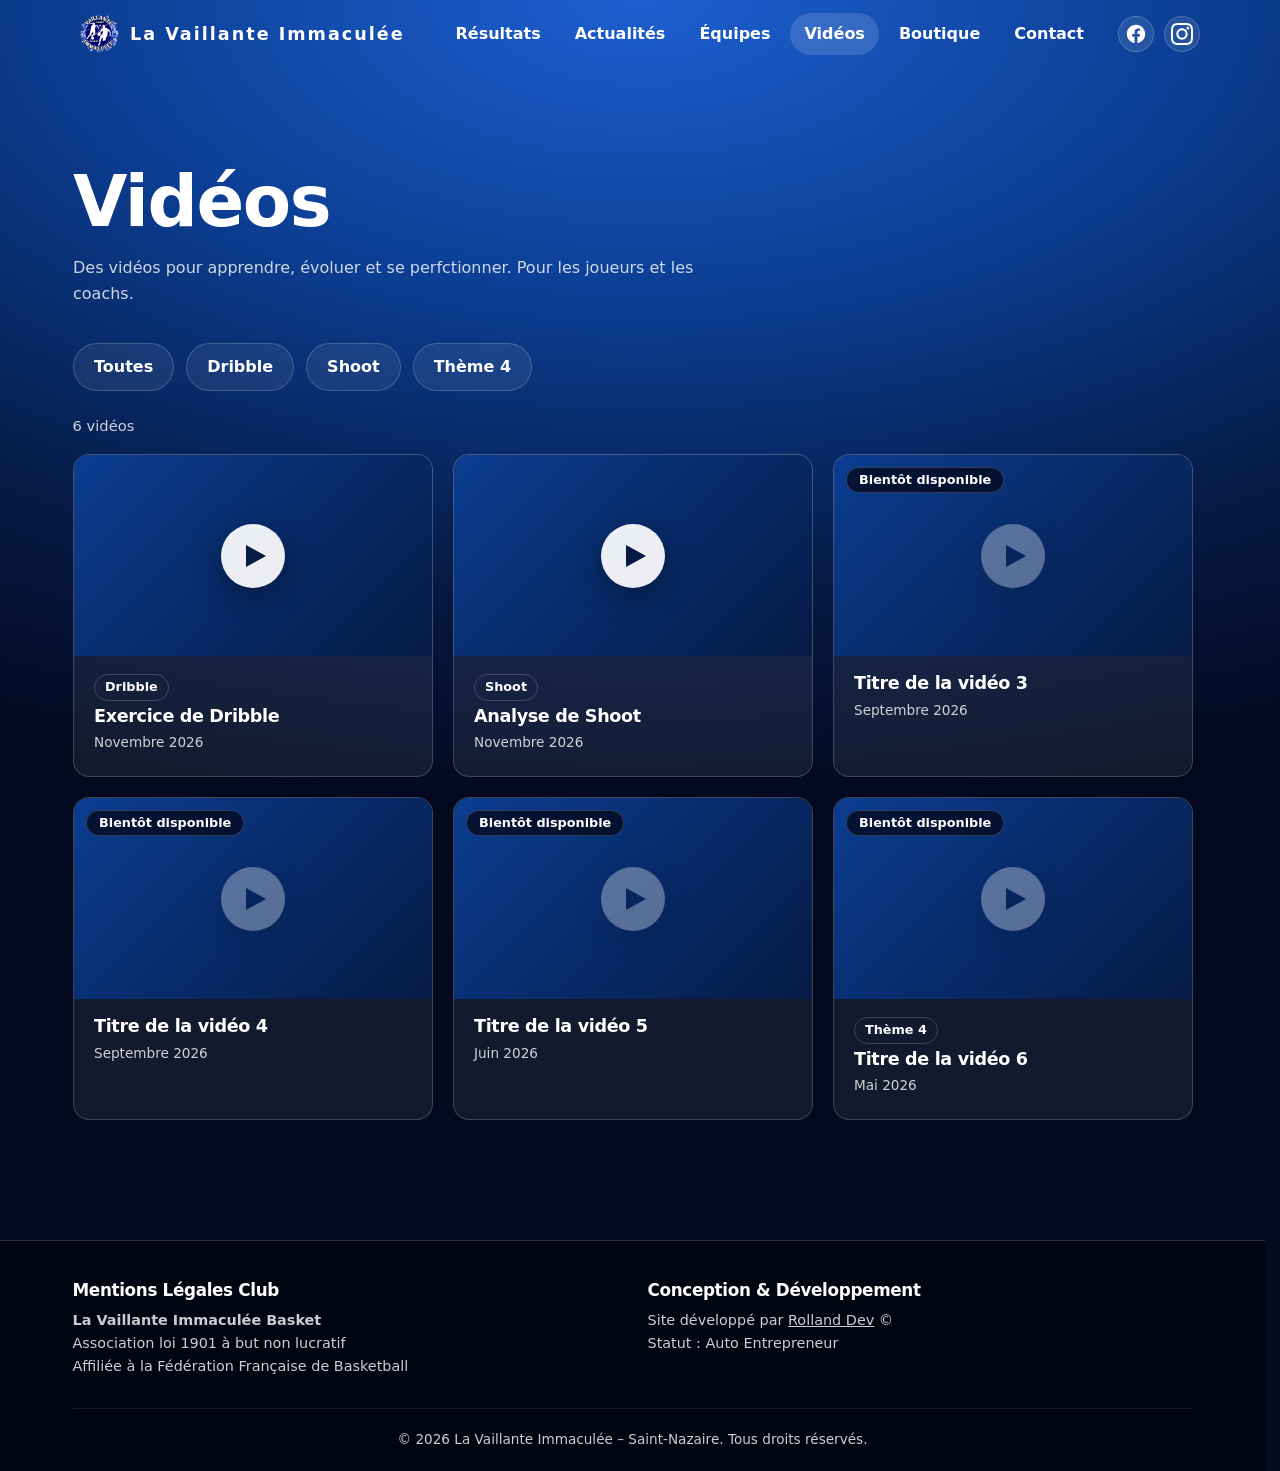
<file: pages/videos.html>
<!doctype html>
<html lang="fr">
  <head>
    <meta charset="utf-8" />
    <meta name="viewport" content="width=device-width, initial-scale=1" />
    <title>Vidéos – La Vaillante Immaculée</title>
    <meta
      name="description"
      content="Les vidéos de La Vaillante Immaculée, club de basket de Saint-Nazaire : matchs, entraînements et moments forts du club."
    />
    <meta name="theme-color" content="#061a45" />
    <link rel="icon" href="../favicon.svg" />
    <link rel="stylesheet" href="../stylev2.css" />
  </head>
  <body>
    <svg
      width="0"
      height="0"
      style="position: absolute"
      aria-hidden="true"
      focusable="false"
    >
      <symbol id="logo" viewBox="0 0 1024 1024">
        <g id="confettis">
          <path
            fill="#7b8bdb"
            fill-rule="evenodd"
            d="M551 920.3l1 2.4 0 5.3 -1 1.3 -1 4.7 -2 2.3 -1.7 4.4 2.7 3 0 2.6 5.3 5.4 4 0 2.4 -2 6.6 0 1.4 -1 3.6 2 2 -0.7 2 1.7 7 0 1.4 -1.4 0 -3.6 1 -1.4 0 -6.6 2 -2.4 0 -7.6 1 -1.4 0 -4 -1 -1 -1.7 0.7 -3.7 0 -1.3 1 -15.3 0 -1.4 -1 -6.6 -1 -5 -2.7zM428.3 900l-2.3 2.3 0 5 1 1.4 0 3.6 1 1.4 0 10.3 -2 2.3 -0.3 1.4 -4.7 3.6 1 2.4 0 2.6 1 1.4 0 4.6 1 1.4 0 2.6 2.7 2.7 0.3 2.3 2.3 3.4 3.7 0 2.3 2 4.4 -2 11.6 0 1.4 -1.4 0 -5.6 1 -1.4 0 -4.6 1 -1.4 0 -2.6 2 -2.4 0.3 -2.3 1.7 -1.7 0 -6 -3.4 -4.3 -4 0 -1.3 1 -2.3 0 -1 -1 0 -3.3 1 -1.4 0 -5 -2.7 -1.6 -10.7 -10.7 -2 0 -1.3 1zM577.3 866l-1 1.7 1.4 1.6 -3.7 4 0 5 2 3.4 0 3.6 1 1.4 0 2.6 2.3 2.4 2 0 2.4 -2.4 0 -5 -1 -1.3 0 -2.7 -1 -1.3 0 -4.7 -1 -1.3 1 -1.7 0 -2 -2.4 -3.3zM526.3 856l-2 0 -3.3 3 -5.3 0 -1.4 -1 -2 0 -1.3 1.3 0 6 3 3.4 0 3.3 -1.3 2.7 -3.4 3.3 0.7 2 -1 1.3 0 2.7 -2.3 3.7 -5 1.3 -1 -0.7 -1.4 0.4 -2 -1.7 -5 0 -3.3 4.3 -0.3 1.4 -3 3 -1.4 0.3 -1 1.7 1.7 3.6 5.3 3.4 11 0 1.4 -1 2.6 0 1.4 -1 1.6 0 4.4 -2 2.6 0 1.4 -1 4 1.3 4.3 4.7 0 6.6 1 1.4 0.3 10 3.4 3.3 0 2.7 -1.4 1 -8.3 -3.4 -2.7 0.7 -2.3 2 -1.7 0 -4.3 2 -3.7 0 -1.3 1 -4.7 0 -1.3 1 -18.3 0 -1.4 -1 -2.6 0 -1.4 -1 -4.6 -1 -3 -1.7 -1.7 1 0 3 1 1.4 0 3.6 1 1.4 0 6.3 -1 1.3 0 8 1.3 1.4 3.4 1.3 1.6 1.7 1.7 0 9.3 5 4 1 2.4 -2.4 0.3 -3.3 4.7 -4.7 1.3 0 4 4.4 0 1.6 1 1.4 0 2.6 1 1.4 1 4.6 2.3 2.4 7.4 3.3 6.6 6.7 3 -1 2.4 -2.4 5.3 -10.3 4 -4 2.7 -1.7 0 -4.6 2 -2.4 0 -1 -2 -2.6 1 -1.4 0 -2.6 1 -1.4 0 -3.6 2 -3.4 -1 -2.3 0 -12.3 3.3 -3.7 2.3 -0.3 5 -4 0 -0.7 -8.3 -8.3 -5.3 -11.7 0 -2.7 -2.7 -6 0.7 -2 -1.4 -1.3 -3 0 -1.3 1 -5.3 0 -10 -9 2.3 -5 2.7 -2.7 0 -2 -1 -1.3 0.3 -1 4 -4 1.7 0 2.6 2.7 1 0 1.4 -1.4 0 -2 -1 -1.3 0 -2.7zM616.3 845l-4 2 -2.3 2.3 0 1 1 1.4 0 2.6 1 1.4 0 3.6 1 1.4 0 2.6 2 3.4 0 4.6 1 1.4 0 3.6 1 1.4 0 5.6 1 1.4 0 1.3 -1 1.3 0 6.7 -5 12.3 1.3 1.4 2.7 0 2.3 1 3 -2 -0.3 -1.4 0.7 -1 0 -6 -1 -1.3 0 -3.7 -1 -1.3 0 -4.3 3 -3.4 2 0 5 -6 2.6 0.4 1.4 -1.4 0 -2 -3 -5.3 0 -1.7 -2 -2.3 0 -1.7 -3 -5.3 0 -1.7 -2 -3.3 0 -1.7 -3.7 -5 0.3 -1.3 -1 -1zM434 831.3l-3 1.7 -1.7 0 -3.3 3.3 2 5.7 -4 3.3 0 1 1.3 1.4 2 0 1 -0.7 1.7 1.7 -1 1.6 -2.7 -0.3 -1.3 1.3 0 3 1 1.4 0 4.6 2 2.4 -2 2.6 0 3 1.3 1.4 6.7 -1 4.7 3.6 2 -2 0 -1.6 1 -1.4 -1 -2.3 0 -3.3 3.3 -7.7 2.7 -3.7 1 -5 -3.7 -4 0.7 -1 0 -2 -6.4 -6.3zM784.3 791l0 0.7 6.4 6.3 0.3 1.3 7 7 1.3 -0.3 4 1.7 5 0 4.4 -3.4 0.6 -2.3 -2 -2 -5.3 -2.3 -7.7 -6.7 -3.6 0 -1.4 -1 -3 0 -1.3 1 -3.7 -1zM760.3 788l-3 0 -1 1 0.7 3 -2 2.3 -0.3 1.4 -2.4 1.3 -3.6 3.7 -1.4 0.3 -4.3 4.3 -0.3 1.4 -1.7 1.6 2 4.4 0 1.6 2.3 2.4 1 0 9 -5 3.7 -3.7 1.3 -0.3 6.4 -5.4 0 -6 -2 -4zM246.3 773l-3 -1 -8.3 9.3 -0.3 1.4 -2 2 -1.4 0.3 -22.3 22.3 -0.3 1.4 -12.7 12.6 0 1 2.7 2.7 0.3 1.3 3.3 3.4 2 -0.7 1 0.7 2 0 1.4 -1 2.6 0 7 -3.7 1 0.7 3 0 1.4 -1 1.6 0 3.4 -3.4 0 -1.6 1.3 -2.7 2.3 -2.3 -0.3 -1.4 0.7 -1.6 2 -2.4 3.3 -7.3 1.7 -1.7 0 -1.6 3.3 -6.7 1.7 -1.7 3.3 -8.3 2.7 -2.7 0 -2zM761 757.3l-2 3 0 5 5 10 2 2.4 0 1.6 2 3.4 0 1.6 3.3 3.4 2 0 3.4 -2 8.6 0 2.4 -2.4 0 -2 -13.4 -12.3 -1.3 -0.3 -5.7 -6.7 -1.3 -0.3 -4.3 -4.4zM809.7 856.3l0 -2 -7.4 -7.3 -2 0 -2.6 2.7 -1.7 0 -1.3 -1.7 0 -2.7 -1.7 -2 1 -2.3 3.7 -3.7 0.3 -1.3 4.7 -4.7 0 -1.6 1 -1.4 0 -5.6 1 -1.4 0.6 -3.3 -1 -1 -5.3 -1.3 -3.7 -3.7 -1.6 0 -2 -1 -7.4 -8 -3 0 -2 2.7 4.4 5.3 3.3 6.7 0 1.3 -2.3 4.7 -3 3 -1.4 0.3 -4.6 3.7 -3.4 1.3 -3.6 3.7 -5.4 3.3 -3.6 3.7 -2.4 0.3 -2.6 2.7 -4.4 2.3 -3.6 3.7 -1.4 0.3 -4 4 2.7 3.7 0 2.3 -1 1 -4 0 -0.7 -0.7 0.4 -2 -1.4 -1.3 -4.3 2 -4.3 0 -2.7 -1.3 -6 -7 -4.3 -7.4 -6.7 -7.6 -1.3 -3.4 -2.7 -2.6 -1.3 -3.4 -2.7 -2.6 -3.3 -5.4 -5.4 -5.3 -1 0 -4.3 5 -5.3 0 -1.4 -1 -1.6 0 -3.7 -3.3 -0.3 -4.4 -2 -3.3 0 -1.7 -1.7 -2 0.7 -2.6 5.6 -3 2.4 -2.4 0 -1 -6.7 -9.6 -2.3 -4.7 0 -3.3 1.3 -2.7 4 -4 1.3 -0.3 5 -5 0 -0.7 -3 -3 -4.3 -1.3 -4.3 -3.4 -2.4 0.7 -2.6 2.7 -1.4 0.3 -10.6 7.7 -3.4 1.3 -1.6 1.7 -3.4 1.3 -6.6 4.7 -28.7 14.3 -1.7 0 -5.3 3 -1.7 0 -8.3 4 -4.7 1 -3.3 2 -1.7 0 -7.3 3 -2.7 0 -7.3 3 -2.7 0 -1.3 1 -2.7 0 -1.3 1 -2.7 0 -1.3 1 -2.7 0 -1.3 1 -2.7 0 -1.3 1 -3.7 0 -1.3 1 -3.7 0 -1.3 1 -4.7 0 -1.3 1 -4.7 0 -1.3 1 -5.7 0 -1.3 1 -7.7 0 -1.3 1 -10.7 0 -1.3 1 -23.7 0 -1 1 1 1.7 2 1 31 0 3.4 -1 8.6 0 1.4 -1 4.3 0 4.3 3 5 1 7.4 -3 3.6 0 1.4 -1 4.6 0 1.4 -1 5.6 0 2.4 -2.4 0 -2 -0.7 -1 1.7 -1.6 1.6 0 1.4 -1 2.6 0 1.4 -1 2.6 0 1.4 -1 7.6 -2 3.4 -2 1.6 0 4.4 -2 6.6 -1 6.4 -3 1.6 0 1.7 -1.7 2.3 -0.3 1.4 -1 2.6 -0.4 3.7 4 8.7 -3.6 1.6 0 10.4 -5 4 1.3 3 3 5.3 10.7 0 1.6 3 5.4 0 1.6 1.7 1.7 4.3 8.7 0 1.6 4 7.4 0 1.6 5 10.4 0 1.6 1.7 1.7 1.3 3.3 2.3 2.4 2.4 0.6 15.3 -15.3 2.7 -1.3 4.3 0 4.7 4.3 0.3 1.3 1.7 1.7 1.3 2.7 0 1.6 3 5.4 0 1.6 2 3.4 0 1.6 1 1.4 1 4.3 -1 1.3 -0.3 2.4 -2.7 2.6 -0.3 2.4 -2 2 -13.7 8.3 -1.7 0.3 -2.6 -3 -3.4 0.7 -4.3 3 -1.7 0 -7.3 4 -1.7 0 -3.3 2 -1.7 0 -1.3 1.3 0 1 3 3.4 0 3.6 1 1.4 -0.3 1 -2.7 2.3 -1.7 0 -1.3 1 -2.7 0 -1.3 1 -1.7 0 -1 1 2.7 3.3 3.3 -0.3 7 3.7 1.7 0 2 1.6 2 0 3.3 3.4 1.4 0.3 1.6 1.7 2.4 0.3 4.6 4.7 1.4 0.3 2.6 2.7 1.7 0.6 9.7 -4.6 3.6 0 1.4 -1 3.3 0 3.3 3 2 -0.7 5 3.7 4 0 1.4 -1.4 1.3 -3.3 2.7 -2.7 0.3 -1.3 4.7 -3.7 0 -4 -2 -2.3 0 -3.7 -1 -1.3 0 -6.7 -0.7 -1 1.7 -3 0.3 -2.3 2 -2 3.3 -1.3 6.7 -5.7 7.7 -4.3 4.3 2.6 1.7 -0.6 3.6 0 1.7 -1 2.3 2 1 0 2.4 -2 1.6 0 4.4 -2 2.6 0 1.4 -1 1.6 0 2.4 -2.4 0 -3.6 2 -2.4 0 -2.6 1.3 -1.7 2 -0.3 1.3 1 6 0 4.4 -5.4 0.3 -1.3 2 -2 4.3 -2.3zM686.3 892l1.4 1 1.3 2.7 0.3 2.6 -2.3 1.7 -2.3 0 -1 -1 0 -5.3zM659.3 796l2.4 2 0.3 2.3 1 1.4 -1.3 4 -1.7 1.3 -1.3 -1 0 -3.7 -3 -4.3 1 -1.3zM827.3 736l-10.3 -1.7 -4 4 -1.3 3.4 -1.7 1.6 0 2 6.3 6.4 2 0 6.4 -6.4 0.3 -1.3 1.7 -1.7 0 -1.6 2 -2.4 0 -1zM82 724.3l-1 1 0 4 1 1.4 0 1.6 2 2.7 -2 2.3 -0.3 1.4 -2.7 2.6 0 1 1.3 1.4 2 -0.7 4.4 2 11 11 4 6.3 -0.7 2 1.3 1.4 1.7 0 1.3 1 2.7 0 1.3 1 4 0 1 -1.7 -2.6 -3 0 -5.3 2 -2.4 0 -1 -2 -3.3 0 -2.7 -1 -1.3 1 -7.7 -4.4 -3.3 -4 0 -3.3 2 -6 -0.3 -4 -4 -3.3 -5.4 -4 -4zM230 711.3l-1 1 0 2 3.3 3.4 0 2 18 18 3.7 0.6 6.3 6.4 1.4 0.3 8.6 9.7 1.4 0.3 3.6 3.7 10.4 6.3 3 3 2 3.3 -3.4 4.4 2 2 1.4 0.3 5.3 5.7 0 7.3 -1 1.3 0 12 1 1 3.3 -0.6 11.7 -11.7 2.7 -1.3 4.3 0 21.3 11 2.4 0.3 1.6 1.7 1.4 0.3 5.3 5.7 0 2.3 -2 3.3 0 2.7 -2 2.3 -2.7 5.7 0.4 1.3 -2.7 4 0 1.7 -2 2.3 0 1.7 -1.3 2.7 -4.7 6.6 0 1.7 -6.7 12 2 2.7 1.4 0.3 1.6 1.7 0 1.3 -1.3 1 -2.7 0 -1.3 1 -2 -0.7 -2 2 -5 10 0 1.7 -1 1.3 0.3 3.7 -4.3 4.3 -1.3 4.4 -4 4 -2.7 1.3 -4.3 0 -3.4 -2 -1.6 0 -2.7 -1.3 -2.7 -2.7 -1.6 0 -9.7 -5.3 -3.3 -3.7 0 -1.7 -1 -1.3 0 -2.3 0.6 -1 -0.6 -1.4 -3.7 2.7 -5.3 1 -1.4 -1 -1.6 0 -2.4 -2 -11.3 -5.3 -2 -2 -2.3 -4.7 0 -3.7 -1 -1 -5.7 3.7 -3.3 0 -7.4 -4 -1.6 0 -2.7 -1.3 -1.7 -1.7 -1.3 -0.3 -4 -4 -1.3 -2.7 0 -3.7 -2.4 -2.3 -1.6 -0.7 -2.4 0.7 -1.3 1.3 0.7 2 -3.7 5 0 1.7 -2 2.3 -3 6 0 4 4.3 4.4 1.7 0 4.3 3 2.4 0.3 9 9 0.3 6.3 1 2 2.3 2.4 1.4 0.3 5.6 5.7 2.7 0 1.3 1 3.7 0 1.3 1 7 0 2.4 -2 7.6 0 2.7 -3.7 2 -0.3 5.3 5 6.4 3.3 6 5 2 3.3 -2 2.4 -1.4 0.3 -4.6 4.7 -4 0.3 -1.4 -1 -2 0 -1.3 1.3 0 1.7 -3.7 6 0.7 2 -3 6.3 0 2.7 -1 1.3 0 2 1.3 1.4 1.7 0 3.3 2 1.7 0 2.7 1.3 6.6 5.7 9.7 0 1.3 1 3.4 0.6 0.6 -0.6 -0.6 -2 1 -1.4 0 -2.6 1 -1.4 0 -4.6 1 -1.4 0 -2.6 1 -1.4 0 -5.6 4.3 -4.7 1.7 0 2.6 2.7 1.4 0.3 4 4 0.3 1.3 1.3 1.4 1 0 1.4 -1.4 -1 -3.6 4.3 -4.7 2.7 -1.3 7.6 0 3.7 -2.7 13.3 -6.3 1 -1 -2 -2.7 -1.3 -0.3 -3 -3 -1.3 -2.7 0 -4.3 2 -2.4 0 -1.6 4.3 -8.7 1.7 -1.7 3.3 -7.3 1.7 -1.7 0 -2 -0.7 -1 2 -4.3 1.7 -2.3 4 -3.4 0.3 -2.3 2.7 -2.7 0.6 -1.6 -0.3 -1.4 3.7 -5 4.3 -9.3 2.7 -2.7 5.3 -10.3 1.7 -1.7 2.3 -5.3 1.7 -1.7 1.3 -3.3 2 -2 5 -2.3 1.3 1 3.7 0 1.3 1 8.7 1 4.3 2 3.7 0 1.3 1 2.7 0 1 0.6 3.7 -1.6 3.3 0 1.3 1 6.7 0 1.3 1 19 0 2 -2.7 -1 -1 -8.6 0 -1.4 -1 -6.6 0 -1.4 -1 -6.6 0 -1.4 -1 -4.6 0 -1.4 -1 -4.6 0 -1.4 -1 -3.6 0 -1.4 -1 -2.6 0 -1.4 -1 -3.6 0 -1.4 -1 -2.6 0 -1.4 -1 -6.6 -1 -4.4 -2 -2.6 0 -1.4 -1 -1.6 0 -1.4 -1 -1.6 0 -1.4 -1 -1.6 0 -1.4 -1 -1.6 0 -1.4 -1 -7.6 -2 -3.4 -2 -1.6 0 -3.4 -2 -1.6 0 -3.4 -2 -1.6 0 -5.4 -3 -1.6 0 -29.7 -15.3 -1.7 -1.7 -8.3 -4.3 -1.7 -1.7 -13.3 -8.3 -2.7 -2.7 -1.3 -0.3 -2.7 -2.7 -5.3 -3.3 -3.7 -3.7 -1.3 -0.3 -3.7 -3.7 -1.3 -0.3 -6.7 -6.7 -1.3 -0.3 -24.3 -24.4zM181.3 640l-3 0 -1 1 0.7 3.3 2.7 3.7 2.3 5.3 1.7 1.7 4.3 9.3 1.7 1.7 0.3 1.3 3.7 4.7 1.3 3.3 1.7 1.7 0.6 3.3 -4 1.4 -1 -0.7 -6 0 -4.3 4 -3.3 -2.7 -2.4 0.7 -4.6 5.7 -2.4 0.3 -2.6 2.7 -2.4 0.3 -1 1 0 2 -4.3 3.3 0 2.7 -2.3 2.7 -4.7 2.3 -6.7 0 -1.6 1.7 -3.4 1.3 -5.6 4.7 -4.4 2.3 -2 2.7 2.4 1.3 4 4 0.3 3.3 1.3 1.4 1 0 3.7 -3.7 1.3 -0.3 1.7 -2.7 4.7 -3.7 0.3 -2.3 3 -3 1.3 -0.3 16.4 -16.4 0.3 -1.3 4.7 -5.3 3.6 0 1.7 -1 1.3 1 2.4 0.3 25.3 25.3 1.7 -1 1 -2 0 -2.6 1 -1.4 0 -6.6 1 -1 6.6 6 2 1 2 0 1 -1 -3.3 -4 -0.3 -1.4 -3.7 -3.6 -0.3 -1.4 -3.7 -3.6 -0.3 -1.4 -2.7 -2.6 -3.3 -5.4 -2.7 -2.6 -0.3 -1.4 -9.7 -13.6 -1.3 -3.4 -4.7 -6.6 -2.3 -5.4 -1.7 -1.6 -3.3 -7.4zM913.3 616l-1 0 -1.6 1.7 -1.4 0.3 -2.6 2.7 -3.4 1.3 -11.3 11 -8 -7.3 -0.3 -2.4 -2 -3.3 0 -1.7 -1 -1 -1.7 0.7 -4.7 0 -4.3 2 -5.3 0 -4.4 -2 -3 0 -2.3 2.3 -3 6 0 2.7 -1.3 2.7 -2.7 2.6 1 7 7 12.4 0 3.3 -2.3 4.7 -1.7 1.6 -1.3 3.4 -1.7 1.6 -1.3 4.4 -1.4 1 -2 -0.7 -2.3 2.3 -2.3 4.4 -1.7 1.3 -3.3 -0.7 -1 -1.3 0 -1.7 -1 -1 -2.4 0.7 -4.6 3.7 -2.4 0.3 -1.3 1 -3.3 0 -8.4 -4 -2 0 -1.6 2.7 -3 3 -1.4 0.3 -5 6 1.7 5 -3.3 5.7 -4.7 4.6 0 0.7 -5 4.3 -0.3 1.4 -4.4 4.3 1.4 2.3 -0.7 2 4.3 4.4 2 0 3.4 -3.4 0.3 -1.3 2.3 -1.3 6.7 -7.7 6 -0.3 2.7 1.3 4.6 4.7 1.4 0.3 5.6 5.7 1.7 0 2.7 1.3 3.6 3.7 2 0 3.4 -4.4 0 -4.6 2 -3.4 0 -1.6 3.6 -2.7 2 0 2 1.7 1 0 5.4 -4 3.6 0 2.4 -2.4 1.3 -3.3 2.7 -3.3 3.3 0 2.3 1 1.4 -2 6 -5.4 2 -4 0.3 -2.3 1.7 -1.7 1.3 0.7 0 6 -1 4.3 1.7 1.7 0.3 1.3 4.7 4.7 0.3 3.3 1 2 3.3 2.4 2.7 0 3 2 0 1.3 -1 1 -5.7 0 -4 2 -1.3 1.3 0.7 2 -1 3.4 -8 8 -1.4 0.3 -3.6 3.7 -1.4 0.3 -3.3 3 -1.7 0.7 -2 -1.7 -2.6 0 -5.4 -5 -2 0 -1.3 1.3 0 2 5.7 5.7 1.6 2.7 3.7 0 3.3 2 2.7 0 1 1 0.3 1.6 -0.6 0.7 -6 0 -1.4 -1 -4 0 -1.3 1.3 0.3 2.7 -2 1 -16.3 17.3 0 3 2.3 2.4 1.4 0.3 7.3 7.7 -1 4.3 -2 3.3 0 2.7 -1 1.3 -1 4 4.3 3.4 2 -0.7 1 0.7 2.7 0 8.3 4 1.7 0 3.3 2 1.7 0 4 1.6 1.7 -1 0 -1.6 2 -4.4 0 -2.6 1 -1.4 0.3 -2.3 4 -4 3.3 -0.3 6.4 -4 6.6 0 2 -1 7.4 -7.4 0.6 -3.3 -2.3 -2.3 -1.3 -5.4 -2.7 -4 0.7 -2 -2.7 -2.6 -1.3 -2.7 0.3 -2 3.7 -3.7 0 -4 -1 -1.3 0 -3.7 -1 -1.3 0 -2.7 -1 -1.3 0 -6.7 -4 -6.3 0.3 -2 1.7 -1.3 3 0.3 9.6 7.7 6.4 3.3 2.6 2.7 1 0 4.4 -3.4 3 -7 0 -2.6 1 -1.4 0 -1.6 3 -4.4 0 -1.6 1.3 -2.7 2.7 -2.7 0 -3 -1.4 -1.3 -1.6 0 -1.4 -1 -2.6 0 -8.4 -4 -1.6 0 -4.4 -2 -3.3 -0.3 -1.3 -1.7 0.3 -4 4.3 -4 4.4 2.3 2 -2 2 -4 0.3 -2.3 1.7 -1.3 3 0.3 4 4 1.3 3.3 1.3 1.4 3 0 8.4 -8.4 1.3 -3.3 1.7 -1.7 2 -4 0 -1.6 3 -6.4 0 -5 -2.4 -2.3 -5.6 0 -4.4 -2 -3.6 0 -1.4 -1 -2.6 0 -2.7 -1.3 -3.7 -3.7 -2.3 -1.3 0 -2.7 6.7 -6.7 0 -2 -5.7 -5.6 -0.3 -1.4 -4.7 -5.6 -1.3 -3.4zM898 669.7l-2 2.3 -3.7 0 -8.3 5 -2 -0.7 4 -6.3 1.7 -1.3 6.6 0 1 -0.7zM806.7 458.3l-1.7 1 0 3 1 1.4 0 17.6 1 1.4 0 13.3 -1 1.3 0 18.7 -1 1.3 0 8.7 -1 1.3 0 6.7 -1 1.3 0 5.7 -1 1.3 0 4.7 -1 1.3 -1 8.7 -1 1.3 0 2.7 -1 1.3 0 3.7 -1 1.3 -1 6.7 -2 4.3 0 2.7 -3 7.3 0 2.7 -1 1.3 -1 4.7 -2 3.3 0 1.7 -1 1.3 -1 4.7 -2 3.3 0 1.7 -3 5.3 0 1.7 -3 5.3 0 1.7 -9.3 18.7 -1.7 1.6 -3.3 7.4 -1.7 1.6 -4.3 8.4 -1.7 1.6 -10.3 16.4 -2.7 2.6 -3.3 5.4 -3.7 3.6 -0.3 1.4 -3.7 3.6 -0.3 1.4 -4.7 4.6 0 1 1 1 2.3 -0.6 2.4 -2.4 0.3 -1.3 10.3 -11.3 0 -2 2.4 -2.4 2.3 -4.3 2.3 -1.3 5.4 -6.4 1.3 -3.3 7.7 -11.7 0.3 -3.3 4.7 -4.7 12 -24 0 -2.6 3 -4.4 0 -2.6 4 -8.4 1 -4.6 3 -4.4 0 -1.6 1 -1.4 0 -1.6 1 -1.4 0 -1.6 1.6 -4 -0.6 -2 1 -1.4 0.3 -2.3 1.3 -1.3 -0.6 -2 2 -2.4 0 -1.6 1 -1.4 0 -4.6 2.3 -2.7 2.7 0 6 6 1.6 2.7 5 0 7.4 -8.4 3.3 -5.3 5 -4.3 1.7 1.3 0.3 2.3 6 10.4 1 4.6 2 3.4 0 3.6 2 4 2 2.4 0 7.6 2.3 2.4 2.4 -1 10.6 0 1.4 -1 5.3 0 2.3 2 2.4 0.6 3 -3 0 -1.6 2.3 -4.7 4.7 -4.7 0 -3 -0.7 -1 0.7 -2 -2 -2.3 0.6 -3 -1.3 -1.7 0.7 -2 -1 -2 -1.4 -1.3 -2.3 -0.3 -2.7 -2.7 -3.6 0.3 -3 -3.6 1.3 -1.7 2.7 -1.3 3.6 0 3.4 -2 2.6 0 1.7 -1.7 1.3 -0.3 11.7 -11.7 2.7 -1.7 0 -1 -1.4 -1.3 -1 0 -8 5.7 -1.3 -0.4 -10 5.7 -1.7 0 -4 1.7 -4.6 -4.7 0.6 -2 -2.6 -4 0 -6.7 -1 -1.3 0 -8.7 -1 -2 -1.4 -1.3 -1 0 -1.3 1 -2.7 0 -2.6 2.7 -3.4 0.3 -1.3 1.3 0 2 2 4.4 0 3.6 1 1.4 1 4.3 -2.7 2.7 -2.3 -1 -1.3 -1.7 0 -8.7 -1 -1.3 0 -3.7 -3 -3.3 1 -1.7 0 -2 -1 -1.3 0 -8.7 -2.7 -3.6 -4.3 -8.7 0 -1.7 -2 -2.3 -0.7 -1.7 0.3 -1.3 -1.6 -3.7 -2.4 -2.3 -2 0 -2 1 -1.6 1.7 -3.4 1.3 -3.3 3.3 -2.7 -0.3 -1.3 1.3 1 2.4 0 3.6 4 8.4 0 3.6 2 3.4 0 1.6 2 2.7 -5.3 5.7 -2.7 1.3 -3.3 0.3 -3 -3.3 0 -2.3 1 -1.4 0 -7 -1 -1.3 0 -7.3 1 -1.4 0 -3.6 1 -1.4 0 -13 -1 -1.3 0 -15.7 -1 -1.3 0 -6.7zM831.3 433l-2 1 -4.3 4.3 -0.3 1.4 -1.7 1.6 -1 2 0 1.7 -2 2.3 -2 4 0 1.7 -3 5.3 0 1.7 -2 4.3 1.3 1.4 3.4 1.3 3.6 3.7 1.7 0 3.3 2 2.7 0 7.3 4 1.7 0 3.3 2 4 1 1.4 -1.4 3 -6 1.3 -6.3 2.7 -2.7 1 -4.6 2 -3.4 0 -2.6 1 -1.4 0 -4 -4.4 -3.3 -3.3 -1.3 -1.7 -1.7 -2 -1 -1.6 0 -2.4 -2 -1.6 0 -4.4 -3zM137.3 334l-2.3 -0.7 -1 1 0 2.7 -0.7 1 0.7 1.3 4.7 -3 0 -1zM152.3 327.7l-1.6 -2.7 0 -4.7 -1 -1.3 0 -2.7 -3.4 -4.3 -3 0 -4.3 2 -3 -1.7 -2 1.7 -4.7 0 -1.3 1 -1.3 0 -2 -1.7 -4.4 0.7 -2 1 -3.3 3.3 0 1 3.3 3.4 5 1.6 -1.3 2 0 2.7 -0.7 1 0.7 1.3 2.7 -1.6 1.6 0 2.4 -2 2.6 1 1.4 -1.4 0 -1 -2.4 -3 3 -1.6 3 -3.7 6.4 0.7 0.6 0.6 -1 1.7 0.4 1.3 -0.7 2 1 1.4 0 1.6 1.7 2 -0.4 1.4 0.7 2.6 1 1 2.3 -0.6 1.4 -1.4 1.3 -3.3zM246.3 249l-1 0 -1.6 1.7 -1.4 0.3 -4.6 4.7 -1.4 0.3 -3 2.7 -2.3 -2 -0.3 -1.4 -3.7 -3 -16.3 16.4 -2.7 1.3 -3.3 0 -1.4 -1 -1.6 0 -5.4 -3 -1.6 0 -2.7 -1.3 -1.7 -1.7 -1 0 -3.3 3.3 -0.7 3.4 1.7 3.6 3.3 3.4 1.4 0.3 4.6 3.7 0 1.3 -2.3 2.3 -0.3 1.4 -4 4 -5.7 3.3 -2.7 0 -1.3 1 -11.7 0 -6.6 5.7 -1.4 0.3 -3.3 3.3 0 2 4 7.4 0 2.6 5 9.4 -0.3 1 -4 4 -8.4 4.3 -2.3 3 -1.7 0.7 -2 -0.7 -2 1 -4.6 4.7 -2.7 1.3 -1.7 -1 -3.6 0 -1 -0.7 -3 1.7 -1 -1 0 -2.7 -1 -1 -1.7 0.7 -5.7 0 -1.3 1.3 0 3 1.3 1.4 2.4 0.3 4.6 4.3 0 0.7 -4 2 -6.3 6.3 0 1 2 4 3 1.7 1 4.3 2.7 2.7 0.3 1.3 9.7 9.7 1.3 2.7 0 4.6 1 1.4 0 2.6 2 4.4 0 6.6 1.3 1.4 6.7 0 1.7 1.3 1.3 2.7 0 1.3 -1 1.3 0 3.7 -1 2 -3 2 -1 -0.3 -8 -8 -0.3 -1.4 -2.4 -2.3 -1.3 -0.3 -4.7 -3.7 -1.6 0 -2.7 -1.3 -6 -6.4 1 -2.3 4.7 -4.7 1 -2 -1 -4.6 1.6 -2.7 -5.6 -11 0 -1.7 -1.7 -1.6 -1.3 -3.4 -5.4 -4.3 -3.3 -1.3 -2.3 -2.7 0 -2.3 2 -3.4 0.3 -2.3 4 -4 3.3 -1.3 3 -3 -1.6 -5 3.6 -7.7 -3 -3 -2 -1 -2.6 0 -2.4 -2 -2.6 1 -2.4 -2 -1.3 -0.3 -7 -7 -1 -2.4 1 -2.3 8.3 -9.3 -3.6 -4.7 -0.7 -4.7 2.7 -3 0.3 -1.3 3.7 -3.7 1 -2 0.3 -3.3 5.7 -5.3 8.6 0 3.4 -3.4 0 -2 -2.7 -2.6 -1 -2.4 0 -2 2 -3.3 2.3 -1 5.4 5 2.3 4.3 3.7 3.7 0.3 1.3 1.3 1.4 1 0 2.7 -2.7 2.7 -1.3 1.6 0 1.7 -1.7 3.3 -1.3 2.7 -2.7 2.7 -1.3 1.3 0 1.3 1 3 -1 4.4 -4.4 0 -2 -1.4 -1.3 -2.3 -0.3 -1.7 -1.7 -2.6 0 -4.7 -2.3 -6.7 -4.7 -10 -5 -1.6 0 -2.4 -2 -1.6 0 -2.4 -2 -4 -2 -1.6 0 -7.7 -3.7 -3 2 -1 2 0 1.7 -2 2.3 -1.7 3.7 0.7 2.3 2.7 2.7 0 1.7 -1 1 -2.4 0 -4 -4.7 -3 -1 -18.3 18.3 0 3.7 -0.7 1 0.7 1.7 0 5.3 -1.3 1.7 -2 0.3 -3.4 -3 -1.3 -0.3 -5 -5 -1.7 -2.7 -2 -1 -6 0 -1.3 1 -5 0.3 -15 15 -0.3 1.4 -2.7 2.6 0 4 2.3 2.4 6.4 3.3 7.6 6.7 4.4 2.3 5.6 5.7 2 1 2 0 3.4 -3.4 2 -5 0 -1.6 2 -2.4 0 -1.6 2.3 -4.7 1.7 -1.7 3 -6 0.3 -2.3 1.7 -1.7 1.3 0 5.7 5.7 0 1.7 -3.7 2.6 -5 10 -0.3 3.4 -3.7 3.6 -3 6 0 3 3 5 4.3 4.4 1.4 0.3 4.6 3.7 0 2 2.7 4 -0.3 2 -8.7 8.6 -0.7 1.7 0.7 3.3 7.3 6.4 6.4 2.3 2 3.3 -2.7 3 -2.3 4.4 -3.7 2.6 -0.3 2.4 -9.7 10.6 -1 2 0 2 4.3 4.4 0 2 2.4 1.3 7.6 7.7 1.4 0.3 1.6 1.7 2 1 6 0 1.4 -1 5.3 0 3.7 3.3 0.3 1 -3 4.3 -1.3 5.4 -14.7 14.6 -2.3 4.4 -3.4 0.3 -3.3 3 -6.3 -1 -1.4 -1 -2.6 0 -1.4 -1 -1.6 0 -1.4 -1 -2.6 0 -1.4 -1 -3.6 0 -1.4 -1 -3.6 0 -1.4 -1 -5 0 -1 1 0.4 1.3 -1 2.4 -2.7 2.3 -3.7 -3 -2 -1 -2 0 -8 5 -3.6 3.7 -4.7 2.3 -1.7 0 -4.3 3.3 -0.3 1.4 -5.7 6.6 0 3 2.3 2.4 1.4 0.3 2 2 0.3 1.3 13.3 13.4 2 1 3 0 4.4 -4.4 0.3 -1.3 10 -10 2.3 -0.3 2.4 -2 1.6 0 3.4 -3 3 0.3 3.6 3.7 4.4 2.3 2.6 2.7 1.7 0 1.3 1 2.7 0 2 2 -2.7 4.3 0.7 1.7 -0.3 1 -3.7 3.3 -6.7 -6 -2 0 -9.3 9.3 -0.3 1.4 -9 9 -1.4 0.3 -2.3 2.3 0 3 2.7 1.7 2.3 2.7 0 3.3 -3 3.3 -3.3 -0.3 -2.4 -2 -5.3 -2.3 -1.7 -1.7 -3 0 -1.3 1.3 -4.3 9.4 -2.7 2.6 -4 9 0 5 2 2.4 0 2.3 -3 6.3 0 2 1 1.7 -1 1.3 0 2.7 -2 4.3 0 4.7 -1 1.3 0 5 2.3 3.4 11 0 3.7 -2 2.7 1.3 2 2 2 3.3 -0.7 1.7 -8.7 10.7 3 3 3.4 1.3 12.6 12.7 1.4 0.3 2.6 2.7 2.4 0.6 4.3 -4.3 1.3 -0.3 3.7 -3.7 1.3 -0.3 2.4 -2 2.6 0 3.4 -3.4 0 -5.6 1 -1.4 0 -5 -2.4 -3.3 0 -1.3 1.4 -1 6.6 0 4.4 -3 6.6 0 1.4 -1 3.6 0 1.4 -1 3.6 0 1.4 -1 3 0.3 4.3 4.7 0 3.3 -1 1.3 0 8.7 -1 1.3 0 2 3.3 5.4 7 0 1.4 -1 3.6 0 1.4 -1 4.6 2 6 0 2.4 -3.4 0.3 -5.3 2.7 -2.7 1.3 -3.3 3.7 -3.3 5.3 0 2.3 2 1.4 0.3 2.3 2.7 -1.3 3 -6.7 6.6 -0.3 1.4 -3.7 4.6 0 6 4 7 2.7 2.7 0.3 1.3 2 2.4 0 3.3 -2.7 2.7 -1.3 -1 -0.3 -2.4 -1.4 -1.3 -7.6 0 -1.7 -0.7 -4 1.7 -18.7 0 -2.3 2.3 0 2 1.7 2 -0.7 1 0 2 1 1.4 0 4.6 1 1.4 -2 2.3 -1.3 0 -2.4 -2 -1.6 0 -2.4 -2 -1.3 -0.3 -6 -6 -0.3 -1.4 -2.4 -2.3 -1.6 0 -1.4 -1 0 -2 -2 -2 -2.3 1 -4.7 0 -1.3 1 -1.7 0 -3.3 3 -2.7 0 -1.3 1 -6.7 1 -2.3 2.3 0 4 1 1.4 2 7.6 2.7 4 -0.4 1.4 1.7 3 -1 1.6 0 2 2 3.4 0 1.6 5.7 5.7 0.3 1.3 2 2.4 0 1.3 -4.3 4.7 -2.4 0.3 -1.3 1.3 -0.7 2.7 0.7 2 -1 1.3 0 3.7 -1 1.3 -1.3 0 -3.4 -3.3 -3 1 -3.6 3.7 -1.4 0.3 -15 15 0 2.7 12 15 4 0 2.7 -2.7 5.3 -1.3 3 -1.7 1.4 0.3 1.3 -0.6 2.3 1 2 -2 -1.6 -3.7 0 -5.3 5.3 -5.7 4.3 -2.3 6.7 -5.7 4.3 -2.3 2.7 -2.7 10.3 -6.3 2.7 -2.7 7.3 -4.3 5 -4 0 -0.7 -5.3 -5.7 1.7 -2 0 -1 -2.7 -3 0.7 -1 0 -2.6 3 -4 2.6 0 1.4 -1 4.6 0 1.4 -1 9.3 0 1.3 1 2.7 0 1.3 1 3.7 0 2.3 1 1.4 -1 5.6 0 1.4 -1.4 0 -4 -1 -1.3 0 -1.7 -2.7 -3.6 -0.3 -2.4 -1 -1.3 0 -1.3 1 -1.4 0 -2.6 5.3 -8.7 3.3 -3 3.4 1.3 2 -2 0 -2 -3 -5.3 -1 -4.7 -2 -3.3 0 -1.7 -1 -1.3 0 -1.7 -1 -1.3 0 -1.7 -1 -1.3 0 -1.7 -1 -1.3 0 -1.7 -3 -7.3 0 -2.7 -2 -4.3 0 -2.7 -1 -1.3 0 -2.7 -1 -1.3 0 -2.7 -1 -1.3 0 -3.7 -1 -1.3 0 -2.7 -1 -1.3 0 -3.7 -1 -1.3 0 -4.7 -1 -1.3 0 -4.7 -1 -1.3 0 -6.7 -1 -1.3 0 -6.7 -1 -1.3 0 -11.7 -1 -1.3 0 -39.3 1 -1.4 0 -10.6 1 -1.4 0 -7.6 1 -1.4 0 -5.6 1 -1.4 0 -4.6 1 -1.4 0 -4.6 1 -1.4 1 -8.6 1 -1.4 0 -2.6 1 -1.4 0 -2.6 1 -1.4 0 -2.6 1 -1.4 1 -6.6 2 -4.4 0 -2.6 1 -1.4 0 -1.6 1 -1.4 2 -7.6 2 -3.4 1 -4.6 2 -3.4 0 -1.6 2 -3.4 0 -1.6 2 -3.4 0 -1.6 7 -13.4 0 -1.6 3 -4.4 5.3 -11.3 1.7 -1.7 1.3 -3.3 1.7 -1.7 4.3 -8.3 1.7 -1.7 6.3 -10.3 2.7 -2.7 2.3 -4.3 6.7 -7.7 0.3 -1.3 3.7 -3.7 0.3 -1.3 4.7 -4.7 0.3 -1.3 21.3 -22.3zM131 564l-3.3 2 -1.4 -1 -6.6 -1 -2.7 -1.3 -1.3 -2 3 -2 2.6 1 3.4 -2 2.3 0 2.7 3.3zM51 545.3l3 3.4 0 1.6 1 1.4 0 5 -0.7 0.6 -1.3 -0.6 -1.3 -2.7 0 -1.7 -2 -4.3 0 -2zM141.3 537l2.4 1 1.3 1.7 0 5.6 1.7 3 -0.7 1 0 2 0.7 0.7 -0.4 1.3 -1.6 -0.3 -1 -1 0 -1.7 -1.7 -1.6 -2.3 -5.7 0 -2.7 -1 -1.6zM100.7 434.7l2 0.3 4 4 0.3 3.3 3.3 5.4 5.7 0 1.7 1.3 0.3 6.3 2.7 2.7 0.3 2.3 2.7 2.7 1.3 3.3 3.7 4.7 1 2.3 -0.7 2 1.3 1.4 3 1 5 -4.7 2.7 1.7 0 8.3 -1 2.3 1 1.4 0 4.6 1 1.4 0 4.3 -0.7 1 0.7 4.3 -0.7 1 -0.6 -1 0 -2 -2.4 -2.3 -1 0 -2.3 2 -3.3 0 -1.4 -1 -5.6 0 -4.4 -4 0 -2 -1 -1 -4 0 -2 1 -5 5.3 -1.3 0 -2.3 2.4 -1.4 0.3 -4.3 4.3 -1 2 1 4 2 4 6.7 6.7 0.3 1.3 4 5.4 0 9.6 0.7 1 -0.7 1 0 3.7 -1 1.3 0 13 1 1.4 0 2.3 -1.7 1.7 -1.3 -1 -0.3 -3.4 -1.7 -1.6 -3.3 -7.4 -2.7 -1.6 -4 -4 -3.3 -6.4 -1.4 -1.3 -4.3 -0.3 -4 -4.4 3.7 -5 1 -3 -8 -7.3 0 -1.3 1 -1.4 0 -2.6 2 -2.4 0.3 -2.3 1.7 -1.7 0 -4.6 1 -1.4 0 -3 -1 -1.3 0 -1.7 -2.7 -3 2 -4.3 8.7 -8.3 2.6 0 1.4 -1 1.6 0 1.4 -1 2.6 0 1.4 -1 2.3 0 2.3 2 1 0 4 -2 1.7 -1.7 3.3 -1.3 2.4 -2.4 0 -3 -1 -2 -3.7 -3.6 -1.7 -2.7 -2 -1 -2 0.7 -1.3 -0.4 -2.7 2.4 -2.3 -1 -4 -4 -0.3 -4.4 -3.7 -4.6 -0.3 -3.4 -1 -1.3 0.3 -2zM121.7 421.7l2.3 0 2.3 2 2.7 -0.4 4.3 5.4 0 2 4 4 0 2.6 -0.6 0.7 -2.7 -0.7 -1.7 1.4 -0.6 -1 0 -4.4 -4 -4 -1.4 0.4 -2 -1.7 -1.6 0 -1 -1 0 -1.7 -1.7 -2zM158 380.7l1 1 0 2.3 -1 1.3 -0.7 2.7 0.4 1.3 -2.7 3 -0.7 0 -1.6 -2.3 0 -3.7 -1 -1.6 4.3 -3.7zM162.7 353.7l5.3 0 1.7 1.6 -1.7 6.7 -2.7 1.7 -1.3 -1 -1.3 -2.7 0 -2.7 -1 -1.3 0 -1.3zM196.7 292.7l1.3 0 2 3 -0.3 2 -1.4 1 -3.6 -2.7zM716.3 259l-1.3 1.3 0 1 6.7 6.7 0.3 1.3 6.7 6.7 0.3 1.3 7.7 8.7 0.3 1.3 8.7 10.7 0.3 1.3 11.7 16.7 5.3 10.3 1.7 1.7 14.3 28.7 0 1.6 3 5.4 0 1.6 2 3.4 1 4.6 2 3.4 0 1.6 1 1.4 0 1.6 1 1.4 0 1.6 1 1.4 0 1.6 3 7.4 0 2.6 2 4.4 0 2.6 1 1.4 0 2.6 1 1.4 0 2.6 1 1.4 0 2.6 1 1.4 0 3.6 1 1.4 1 8.6 1 1.4 0 4.6 1 1.4 0 5.6 1.7 1 2 -2 0 -4.6 1 -1.4 0 -3.6 1 -1.4 0 -9 -4.7 -9 0.3 -1.3 -2.6 -3 0 -3.3 2.3 -4.7 1.7 -1.7 1.3 -3.3 2.7 -2.7 2 -4 -0.4 -10.3 -1.6 -3.7 -3.7 -2.6 -1.3 -3.4 -8.4 -8.3 -5 -3 -7.3 -0.3 -1.3 -2.4 -3.7 -3.6 -1.3 -2.7 0 -1.7 -4.7 -9 1 -2.3 5.7 -4.3 4 1.3 9 9 0.3 1.3 7.7 6.7 0.3 8.3 1 2 14.3 13.4 8.4 4.3 3.6 3.7 2 1 3 0 2.4 -2 3.3 0 1.7 1.3 1.3 2.7 0 2.3 -1.7 2 0.7 1.7 0 8.6 2.3 2.4 1.7 0 1.3 1 12 0 1.4 -1 4.3 0 6.3 3 1.7 0 2.7 2.3 0.3 11 -2.3 3.7 -2 0.3 -1.4 -1 -2 0 -1.3 1 -7.7 0 -1.3 1.3 0 3 1 1.4 0 1.6 3 4.4 0 1.6 5 5.4 0 5.6 1 1.4 0 6.3 -3 5.3 0 1.7 -1.7 3 0.4 1.3 -1.7 3 0 2 6.7 6.7 0.3 1.3 10.3 10.4 4 0 1.4 -1.4 1.3 -3.3 5.7 -7.7 2.3 -5.3 5.7 -7.7 0 -4 -3.4 -2.3 -3.6 -0.7 -4.7 -3.6 -0.3 -2 5.3 -5.7 9 -5.3 2.7 2.3 4.3 8.3 2 2.4 0 3.3 -7 14.3 0 4 1.3 1.4 7.4 3.3 1.6 1.7 7.4 3.3 3.6 3.7 4 2 2.7 0 3.3 2 0.4 0.6 -1 1.4 -4.7 2.3 -5.7 0 -3 1.7 -1.3 -0.4 -1 1 0 3.7 -1 1.3 1 2.4 -1 1.6 0 5 1 1.4 0 5.6 1 1.4 0 2.6 1 1.4 0 3.6 1 1.4 0 5.3 -3.3 7.7 -2.7 2.6 -1 4.7 -2 3.3 0 2 1.3 1.4 2 1 2.7 0 4.3 2 4.7 0 3.7 3.3 0.3 1 -3.7 3.7 -1 -0.7 -2.6 0 -4.4 -2 -1.6 0 -3.4 -2 -4.6 0 -4.4 -1 -1.3 1.3 0 1.7 -1 1.3 0 2.7 -2 2.3 0 1.7 -1 1.3 0 2.7 -1 1.3 0 3.7 -1 1.3 0 8 5.3 5.4 8.7 1 1.3 1 3 0 1.4 -1 4.3 0 3.7 2.6 4 -4 0.3 -1.3 3.7 -4.7 0 -1.6 4.3 -7.7 2.7 0 5.6 6.7 2 0 1.4 -1 1.6 0 6.7 -5.7 7.3 -4.3 3.4 -3.4 0 -4 -1 -1.3 0 -2.7 -2 -4.3 0 -2.7 -2 -4 -5 -5.3 0 -2.3 2 -4.4 0 -2 -1.4 -1.3 -2 0.7 -2.3 -1 -2.3 -2.7 0 -15.3 1.3 -1.7 2.7 -1.3 3.6 0 1.4 -1 8.6 0.3 3 1.7 5.7 0 1.3 1 3 -1 2.4 -3.4 0 -1.6 1 -1.4 0 -1.6 3 -6.4 0 -2.6 1 -1.4 0 -3 -6.7 -6 4 -3.3 3.3 -1.3 2.4 -2.4 0 -1 -3.4 -3.3 -2 -1 -2.6 0 -4 -1.7 -2 0.7 -2.4 -2 -4 1 -2.6 2 -1.4 -1 -2 0.7 -3.3 -3 -2 -3.4 0 -4.3 5 -6 5.3 -0.3 1 -1 -3.6 -7.7 0 -3.7 -2 -3.3 0 -3.7 -2 -4 -1.4 -1.3 -3 0 -1.3 1 -2.7 0 -1.3 1 -1.7 0 -1.6 1.7 -2.4 0.3 -3.3 2 -3 -0.3 -3 -3 -0.3 -3.4 -1 -2 -2.4 -2.3 -1.3 -0.3 -9.3 -9.7 4 -4.7 1.6 -5.3 -14.3 -14.3 -0.3 -1.4 -2.4 -2.3 -2 0 -1 0.7 -1.3 -0.4 -1.3 2.4 -2.4 2 -1.3 -1 -1.3 -2.7 0 -2.3 1 -1.4 0 -2 -1 -1.3 0 -4.3 1.6 -2.7 -1.6 -2 0 -2.7 -2.4 -2.3 -7 0 -1 0.7 -2 0 -1 -0.7 -6 0 -1.3 1 -2.3 0 -1.7 -1.3 -0.3 -3 2 -2 10.6 0 1.4 -1 9.6 0 3.4 -3.4 0 -6 -1 -1.3 1 -1.7 0 -3 -1 -1.6 1.3 -2.7 3.7 -3.7 0 -2 -1 -2 -2.4 -2.3 -1.3 -0.3 -5 -5 -0.3 -1.4 -2.7 -1.6 -1.3 -2.4 -2.4 -2.3 -1.3 -0.3 -2.3 -2.7 1.3 -2 4.7 -2.3 1.6 0 4.4 -5.4 0 -5 -1.7 -1.6 -2.3 -5.4 -3.4 -4.3 0 -2 -3 -3 -21.6 0 -1.4 -1 -3.6 1 -7.4 -3 -3.6 0.3 -7.7 -7.6 -1.3 -3.4 -3 -3.3 0 -6.3 1 -1.4 0 -4 -2 -3.3 0 -3.3 1 -1.4 0 -5 -1 -1.3 0.6 -3 -2 -2 -1 0 -9.3 6 -3 -1.3 -9 -9 -0.3 -1.4 -4.7 -4.6 -0.3 -1.4 -6 -6 -3.4 0.7 -4.3 4.3 0 5 3.7 3.7 0.3 1.3 5.7 6.7 0.3 2.3 1 1.4 0 3.3 -2 2.3 -0.3 1.4 -2.4 1.3 -6.6 6.7 -4.7 2.3 -2.3 0 -2.7 -1.3 -9 -9 -0.3 -1.4 -2 -2 -2 0 -2.4 -2.3 -2 0 -1.6 1.7 -1.4 0.3 -5 5 4.7 8.3 3.7 3.7 3.3 5.3 3.7 3.7 2.3 4.7 0 4.3 -1.3 2.7 -2 2 -1.4 0.3 -6.6 5.7 -4.7 2.3 -1.7 0 -1.3 1.3 0 6.7 -1 1 -2 -1.3 -0.3 -1.4 -5.7 -7.6 -2.3 -5.4 -1.7 -1.6 -0.3 -2 1 -2.4 -1 -2 -9.4 -10.3 -2 0.7 -2.3 -1 -2 -2 -0.3 -1.4 -4.7 -4.6 -0.3 -1.4 -8.4 -8.3zM792.7 326l0.3 -2 2.7 -2.3 3.3 1 1.3 2 -0.6 1.3 -3.4 0 -1.3 1 -1.3 0zM864.7 312.7l1.3 1 1 2 0 5.3 -1 1 -1.3 -1 -2 -4 0 -2.3zM841 286.7l2 3.3 -3.3 3 -1 -1 0 -3.3zM919.7 223.3l-2.7 1.7 -1.7 0 -1.6 1.7 -1.4 0.3 -7.3 6.3 -2 0 -7 8 0 3 0.7 1 -0.7 2 5 11 4.7 4.7 0.3 1.3 6.3 7.4 1 0 13 -7 2.4 -2.4 0.3 -2.3 7.7 -7.7 1.3 -3.3 2.7 -2.7 -1 -3 -7.7 -7.6 -0.3 -1.4 -9.4 -9.3zM291.3 215l-1.3 -0.7 -6.7 2.7 -4.6 3.7 -3.4 1.3 -1.3 1.3 -1 3 1 1 2.3 -0.6 6.7 -5.7 7.3 -4.3zM215.3 204l-2.3 2.3 0 1 1 2 2.7 2 1 -1 0 -5 -1.4 -1.3zM164.3 193l-2.3 2.3 0 7 1.3 1.4 9 4 1 -1.7 -2.6 -4 0 -1.7 -1.7 -1.6 -1.3 -3.4 -2.4 -2.3zM257.7 187.3l-6.4 -0.3 -3.3 2.3 1 4 2 3.4 0 1.6 1 1 4.7 -3 3 -5 0 -2zM855.3 185l-2 1.7 -1.3 -0.4 -2.3 2.4 -4.7 2.3 -4.7 0 -3.3 3.3 -4 8 0 1.7 -3 4.3 0 2 4.7 4.7 0.3 1.3 4.7 4.7 0.3 1.3 5.7 6.7 1.3 2.7 0 6.6 4 5 4.3 -0.6 1.7 -1.7 2.3 -0.3 4.4 -3 2.3 0 3.7 4.3 1 2.3 -0.4 1.4 1.7 2.6 2.3 2.4 4.4 0.3 2 2 0.3 1.3 4.7 4.7 0.3 5 -1 1.3 0 2.7 -1 1.3 0 3 0.7 1 -3 6.4 -2.7 2.6 -0.7 1.7 1 1.7 2 0 4.4 -5.4 0.3 -1.3 7 -7 2.7 -1.7 1 -2 0 -2 -3 -5 -5.7 -6.6 -1.3 -3.4 -3 -4.3 1.3 -3 1.7 -1.7 0 -2 -1 -1.3 -1 -4.7 -2 -3.3 0 -1.7 -3 -5.3 -1 -4.7 -4 -4.3 0 -3.3 3 -4.4 0.3 -2.3 1.7 -1.7 0 -3 -3.4 -3.3 -2.3 -0.3 -2.7 -2.7 -3.3 -0.3 -7.7 -6.7zM533 162.3l0 1 1.3 1.4 3.7 0 1.3 1 8.7 1 1.3 1 2.7 0 1.3 1 2.7 0 1.3 1 6.7 1 4.3 2 2.7 0 1.3 1 1.7 0 1.3 1 1.7 0 1.3 1 1.7 0 1.3 1 7.7 2 3.3 2 4.7 1 10.3 5 2.7 0 1.3 1 3.4 0.3 3.6 3.7 26.4 13.3 1.6 1.7 3.4 1.3 1.6 1.7 16.4 10.3 2.6 2.7 1.4 0.3 2.6 2.7 5.4 3.3 3.6 3.7 1.4 0.3 3.6 3.7 1.4 0.3 6.6 6.7 1.4 0.3 12.3 12.3 1.7 -1 0 -2.6 1 -1 2.6 0 1.4 -1.4 0 -5.6 1.3 -2.7 3 -3 1.3 -0.3 7.7 -7.7 1.3 -0.3 3.7 -3.7 1.3 -0.3 3.7 -3.7 1.3 -0.3 4.7 -4.7 1.3 -0.3 3.7 -3.7 1.3 -0.3 3.7 -3.7 1.3 -0.3 3.7 -3.7 2.7 -1.7 0 -12 -2.4 -2.3 -12.3 -0.3 -1.3 -1.7 0 -3.7 -1 -1.3 0.6 -1.3 -0.6 -3.4 -3.7 -3 -5 6 -2.3 4.4 -3.7 3.6 -0.3 1.4 -5.7 6.6 -0.3 1.4 -7.7 8.6 -0.3 1.4 -4.7 5.6 -0.3 1.4 -4.7 4.6 -3.3 5.4 -3 3 -2.7 1.3 -3.7 0 -3 3.7 -5.3 -3 -2 -2 -1.3 -2.7 1 -1.7 0 -2 -6.4 -5.3 -1.3 -0.3 -7.3 -7.7 0 -5.3 1.3 -2.7 4.7 -5.7 0 -2 -7.7 -7.6 -0.3 -1.4 -3 -3.3 0 -2.3 4.3 -5.7 7.3 -4.3 2.4 -2.4 3.6 0.4 1.4 -1.4 0 -1 -1.4 -1.3 -5 -3 -3.6 0 -1.4 -1 -6 0 -1.3 1.3 -4 8 0 1.7 -4 7.3 0 1.7 -4.3 8.7 -3 3 -2.7 1.3 -4.7 0 -1.3 1.3 0 2.7 -1 1 -3 -0.3 -6 -5 -0.3 -2 0.6 -1.7 -2 -2 -4 -2 -5.3 -1.3 -6 -5 -1.3 -2.7 0 -7.7 -1.7 -3 1.7 -2 0 -1 -1 -1.3 0 -12.7 -1 -1 -2.7 2 0 1.7 -5 9.3 0 2 2 2.4 0 7.6 1 1.4 0 2.6 1 1.4 -0.3 2 -1.7 1.3 -1.3 0 -5.4 -3 -1.6 0 -1.4 -1 -1.6 0 -7.4 -3 -2.6 0 -8.4 -4 -3.6 0 -3.4 -2 -2.6 0 -4.4 -2 -3.6 0 -3.4 -2 -2.6 0 -1.4 -1 -3.6 0 -1.4 -1 -3 0 -1.3 1 -1.3 0 -1.4 -1 -4 0zM707.3 144l-3 1 -3.3 4.3 0 1 3 3 0.7 0 4 -4 1 -2 0 -1zM581.3 125l-2 0 -2 1 -2.3 2.3 1 4 2 2 1.7 -1 1 -2 0 -1.6 1.6 -3zM530.7 121.3l-1.4 -1.3 -5 0 -3.3 2.3 -6 12 0 1.7 -2 3.3 0 1.7 -1.3 2.7 -2.7 2.6 0 1 1.3 1.4 2.4 0.3 2 2 1 3.3 -1.7 1.7 -3.3 0 -1.4 -1 -6.6 0 -1.4 -1 -11 0 -1 0.7 -1 -0.7 -10.6 0 -1.7 -1.3 -1.3 -2.7 0 -1.7 -1.4 -1.3 -2 0 -1.3 1 -7.7 0 -1.3 1 -12.7 0 -1.3 1 -19.7 0 -1.3 1 -12.7 0 -2 2.7 4.7 5.3 -3 2 -5.7 0 -1.3 1 -2.7 0 -1.3 1 -3.7 0 -4.3 2 -3.7 0 -1.3 1 -1.7 0 -1.3 1 -2.7 0 -3.3 2 -2.7 0 -3.3 2 -7.7 2 -3.3 2 -2.3 0 -1 -1 0 -1.3 2 -3.4 0 -1 -1.4 -1.3 -2 0 -1.3 1 -3.7 0 -1.3 1 -2.3 0 -2.4 -1 -5.6 5.7 -2.7 1.6 1 3 2 2.4 -0.3 2 -2 2 -2.4 0.3 -10.3 5 -8.3 0 -1.4 -1 -2.6 0 -2.4 -3 -2.3 -0.7 -5.3 4.4 -1.4 0.3 -3.6 3.7 -1.4 0.3 -2.3 2.3 0 1 4.7 4.7 0.3 2 -9 8.3 0 1 1.7 1 7.3 -5.3 3.3 -1.3 6.7 -4.7 5.3 -2.3 1.7 -1.7 20.7 -10.3 1.6 0 12.4 -6 1.6 0 3.4 -2 7.6 -2 3.4 -2 1.6 0 7.4 -3 2.6 0 1.4 -1 1.6 0 1.4 -1 2.6 0 4.4 -2 2.6 0 1.4 -1 2.6 0 1.4 -1 3.6 0 1.4 -1 2.6 0 1.4 -1 3.6 0 1.4 -1 3.6 0 1.4 -1 4.6 0 1.4 -1 5.6 0 1.4 -1 6.6 0 1.4 -1 8.6 0 1.4 -1 17.6 0 1.4 -1 14.3 0 1.3 1 17.7 0 1.3 1 8.7 0 1.3 1 6.7 0 1.3 1 5.7 0 1.3 1 2 0 1 -1.7 -3.3 -2.3 -1 -2.4 0.3 -1.3 -1.3 -1.7 4 -4.3 1 -0.3 1.7 0.6 1.6 -1.6 -0.6 -1.7 0 -5.7 -1 -1.3 0 -7.7 -1 -1.3 0 -6.7 -1 -1.3zM492.7 99.3l-2.7 1.7 -1.7 0 -5 6 3 4.7 1 0 3.4 -4.4 3 -6 0 -1zM322.3 97l-1.6 1.7 -1.4 0.3 -1 1.7 2.7 5 0 1.6 1.3 1.4 3 0 3 -2 -0.6 -3.4 -1.7 -3 0.7 -2 -1.4 -1.3zM215 104.3l-0.7 4.4 2 3 2 0 3.7 -2.7 2.3 -0.3 1.4 -1 1.6 1 1.7 0 5.3 4 1.4 0.3 3.6 3.7 1.4 0.3 13.6 11.7 1 0 2.4 -2.4 0 -2.6 1 -1.4 0 -4 -1 -1.3 -1 -6.7 -1.7 -1.6 -0.3 -1.4 -5.7 -5.6 -3.3 -6.4 -3.4 -3.3 -4 0 -1.6 1.7 -3.4 1.3 -1.6 1.7 -5.7 3.3 -1.7 0 -1.3 1 -1.7 -1 -2 0zM484.3 80l-2 2 0.7 2.3 5.3 5.4 1.4 0.3 5.3 5.3 0.7 0 1 -1 2.6 -6.3 -6 -6 -2.6 -1.7zM450 77.3l-1 1 0 11 1.3 1.4 3 0 1.4 -1.4 0 -6 -1.7 -1.6 -1.3 -3.4zM567 55.3l-2 2 0 1 1 1.4 0 4.6 2 2.4 0 3.6 1 1.4 0 3.6 1 1.4 0 3.3 -0.7 1 0.7 2 -0.7 1.7 0.7 1 0 4.6 1 1.4 -1 1.6 0 2 1 2 4.3 3.4 4 0 5.4 -3 1 0.3 2.3 2.7 0 4.6 1.3 1.4 1 0 3.4 -3.4 0 -3.6 4 -4.4 0 -2.6 3 -5.4 0 -3.6 4 -4.4 0.6 -1.6 -1 -1.7 -3 0.3 -0.6 -0.6 0 -4 1 -1.4 0 -3 -2.4 -2.3 -2.6 0 -2 -1.7 -1.4 0.4 -3.3 -1 -1.3 -1.7 0 -1.7 -1.4 -1.3 -3 1 -2.3 2 -3.3 0 -1 -0.7 -1.7 0.7 -4.3 0 -1.7 -1.3 -1.3 -3.4zM311.3 48l-4.3 4.3 -3.3 5.4 -9.7 10.6 -0.7 2.4 0.7 0.6 1.7 -0.6 5.3 0 2.7 1.3 2 2 8.3 18.3 1 1 8.3 0.4 1 -1 -0.6 -1.7 0 -4.7 -1 -1.3 0 -2.7 -2 -4.3 0 -3.7 -1 -1.3 -1 -6.3 1.3 -2.7 4 -4 1.3 -0.3 1.4 -1.4 0 -1 -6.4 -5.3zM691.3 41l-6.3 6.3 -0.3 2.4 -4 4 -3.4 0.3 -1 1 1.7 2.7 0 2.6 0.7 1 -3.7 5 0 1 5.3 5.4 1.7 0 4.3 3 5.4 2.3 5 5 0 1.7 -1.7 1.3 -3.3 0 -1.7 -1.3 -0.3 -2.4 -1.4 -1.3 -1.6 0 -1.4 -1 -6 -0.3 -1 -0.7 -3 0 -1 0.7 -1 -0.7 -4 0 -1.3 1 -2.7 0 -1.3 1 -3.7 0 -1.3 1 -2.7 0 -2 2 1.7 2.7 0 1.3 -1 1.3 0 8 1.3 1.4 1 0 1.4 -1.4 5.3 -11.3 4.7 -4.3 4.3 0 1.3 1 1.7 0 14.7 7.3 2.3 3.7 0 4.3 -6 12.3 0.7 2 -2.7 3 -3.7 8.7 1 1.7 1.7 0 1.3 1 3.7 0 1.3 1 4 0 4.4 -5.4 0.3 -3.3 1.7 -1.3 1.6 0 3.4 -4.4 0.3 -1.3 5 -5 2.7 -1.3 4.3 0 4.7 2.3 7.6 6.7 4.4 2.6 1 -1 0 -2.6 2 -4.4 -1 -2.6 3.3 -6.7 1.7 -1.7 0 -3 -4 -5.3 1.3 -4 2.7 -2.7 0 -2 -1 -1.3 0 -4.7 -2 -4 -1.7 -1.6 -1.3 -3.4 -1.4 -1.3 -1.3 -0.3 -3.7 -3.7 -1.3 -0.3 -3.7 -3.7 -1.3 -0.3 -4 -4 -0.3 -1 1 -2.4 -1.4 -1.3 -3.6 0 -2.4 -2 -1.6 0 -1.4 -1 -2.6 0 -1.4 -1 -1.6 0 -7.4 -3zM689 114l2 -2 2.3 -0.7 2.7 3.4 0 2.3 -1 1 -3.3 0 -3 -2zM490.7 54.3l-1.4 -1.3 -3.3 -0.3 -2.7 -2.7 0.4 -7.7 -4.4 -5.3 -1.6 0 -1.4 -1 -2.6 0 -4.4 -2 -3.3 -0.3 -2 -2 -0.3 -3.4 -1 -1 -1.7 0.7 -5.7 0 -1.3 1 -4.7 0 -1.3 1 -11.7 0 -1.3 1 -1.7 0 -1.3 1 -2.7 0 -1.3 1 -2.3 0 -3.4 -2 -5 0 -6.3 3 -2.7 0 -10 5 -1.6 1.7 -2.7 1.3 -1.7 0 -2.3 2.3 0 4 2 5 2 2.4 0 3.6 1 1.4 0 1.6 3 7.4 0 4.6 1 1.4 0 2.6 1.7 3 -0.4 1.4 3 2 1 0 2.4 -2.4 0 -11 -1 -1.3 0 -14.7 -1 -1.3 0 -6.3 2.3 -5.7 2 -2 2.7 -1.3 4.6 0 1.4 -1 15.6 0 1.4 -1 3.3 0 1.3 1 2.4 0.3 4.3 4.7 0 4.6 2 4.4 0 2.6 2.7 1.7 2.6 3.7 4 0 7 -6.7 3.4 1 3.6 3.7 2.4 -1 1.6 1 4.7 -1 2.3 2 1.4 0.3 4.6 4.7 1 0 1.4 -1.4zM504 21.3l0 5 2.3 2.4 3.7 0 1.3 1 2.4 0.3 1.6 1.7 6.4 0.3 1.3 1.7 0 4.6 1 1 1.7 -0.6 4.6 0 1.4 -1 3.6 1 1.4 -1.4 0 -1.6 1 -1.4 -1 -3.6 2 -4.4 -5.4 -5.3 -1.3 -0.3 -6.7 -5.7 -5 1 -5.3 5 -4.3 0 -1 -0.7 -1.4 0.4 -1 -0.7 -2 0zM463 18.3l4.3 3.4 7.7 2 3.3 2 1.7 0 1.3 1 5.7 0 2.3 1 1.4 -1.4 2 0 2.6 -1.6 2.4 -2.4 0.3 -1.3 6.7 -6.7 0.6 -2.3 -0.6 -0.7 -12 0.7 -2.4 -2 -24 0 -2 2 0.4 1.3z"
          />
          <path
            fill="#0e0f6b"
            fill-rule="evenodd"
            d="M521 931l-2.7 -2 -2 0 -1 1 -2 0 -1 1 -2 0 -1 1 -4 0 -1 1 -2 0 -1.3 5 0.3 0.3 1.4 -1.6 3.6 -2 3 0 4 -3 3.7 -1.7zM525 910.3l0 2 1 1 0 8 2.3 2.4 2 0 -0.6 -3.4 -1 -1 0 -5 -1 -1 0 -1zM431.3 902l-2.3 3.3 0 3 -1 1 0 2 -0.7 0.7 0.7 1.3 0 11 -0.7 1.4 4 0 -1.3 -1.4 1.7 -3 0 -6 -1 -1 0 -3 0.6 -0.6 2 0 1 -1 1 0 1 1 2 0 2.7 1.6 0 1 1 1 0 7.7 -1.7 1.3 2 0.4 1.4 -6.4 1 -1 0 -1 3 -3 0 -1 -5.4 -0.3 -1 -1 -3 -1 -2.6 -2.7 -1 -3 -1.4 -1.3zM515.3 900.3l-3 -0.3 -0.6 -0.7 -1.4 0.7 -4 0 -3 3.7 2 0 1 -1 2 0 1 -1 2 0 1 -1zM529.3 890l0 0.7 3 0 1.7 1.6 0 2 -1 1 0 1 1 1 0 3 1 1 0 1 2 1 0 1 4 7 0 3 -0.7 0.7 -2 0 0 0.7 3 0 1 1 2 0 0.4 -4.4 -3 -3 0 -1 -3 -5 0 -2 -2 -3 0 -3 -1 -1 0 -2 -1 -1 0 -1 -1 -1 -1.4 0.7zM322.7 891.3l-1.4 -0.3 -3 -3 -2.3 -0.7 -4 4 0 1 -1 1 0 2 -4.7 4.7 -1 0 -1 1 -5 0 -3 -2 -2 0 -1 -1 -1 0 -3 -3 -2 0 -1.3 1.3 0 1 1.3 0.4 10 10 2 0 1 1 3 1 3.7 3.6 1.3 3 3.4 -7 4 -5 2 -5 3 -3zM274.3 879l-1.3 -0.7 -2.7 2.7 -2 0 -1 1 -3 0 -1 -1 -2 0 -1.6 -1.3 0.3 7.6 2 -1.3 1.3 0.7 4 0 2 2 1.7 0.6 0 1 -1.3 1.7 1.6 -0.3 1.4 -1.4 0 -3.6 0.6 -0.7 1 1.7 1 0 -0.6 -3.4 -1 -1 0 -3zM578 869.3l-4 4 0 5 2 3 0 4 1 1 0 3 2.3 2.4 2 0 2.4 -2.4 0 -5 -1 -1 0 -3 -1 -1 0 -5 -1 -1 0.6 -2.3 -1 -1zM227 864.3l0.3 1.4 1 0 1 1 2 0 1.7 1.6 0 1 1.3 0.4 2 2.6 5.4 -0.3 4.6 1.7 3 3 1 0 1.4 1.3 -0.7 1.3 0 3 1.7 0 0 -3 1 -1 0 -2 -5.4 -2.3 -2.6 -2.7 0 -1 -2 -3 0 -4 -1 -1 -5.4 3.7 -4 0 -4.6 -2.7zM526.3 856l-2 0 -3 3 -6 0 -1.3 -0.7 0 9.7 1 1 -0.3 1 1 -1 -1 -0.3 0 -4 1 -1 0.3 2.6 1.3 1.4 0.4 -6.4 1.6 -1.6 5 2 2 2 2.4 -0.4 0 -2 -1 -1 0 -3zM333.7 849.3l-1.7 1 -1 3 -2 2 0 6 3.7 -1 0 -5 2 -3 0 -2zM751.3 848l-1 0 -4 4 -1 0 -1 1 1.7 2.3 0.7 0 0 -1 4 -4zM618.3 847l2.7 4.3 0 2 1.3 2 1.4 -3 -1 -1 0 -1 -3.4 -3.3zM356 819.7l-1 0.6 0 1.4 -1 0.6 0 1.4 -1 0.6 -0.3 1.7 -1.4 1 -5 0 -4.3 3.3 0 1 -1 1 0 2 -2 2 0 2 -3 4 0 2 2 3 0 2 1 1 0 2 1 1 1 5 1.3 1.4 1 0 5 -3 2 0 1 -1 2 0 2 2 3 1 3.4 -4.4 4 -9 3 -3 -2.7 -7.6 0.7 -2.4 -1.7 0.4 -1.7 -0.7 -0.3 1.3 -1.7 0.7 0.7 2.3 -1.7 1.7 0.7 3.3 -1 1 0 2 -1 1 0 1 -1.7 1.7 -1 0 -4.3 4.3 -0.7 1.7 -4 0 -3.3 -2.3 0.7 -2.4 -1.4 -0.3 -1.6 -1.7 0 -1 2 -3 0 -2 2 -2 1 -3 2 -2 0 -2 4 -5 0 -1.3 1 -0.7 0 -1.3 1 -0.7 0 -1.3 1 -0.7zM764.7 796.3l-0.7 0 0 2 -1.7 0.7 -1.3 1.3 0 1 -2.7 2.7 -1.3 0.3 -0.7 1.7 -2 -0.7 -0.3 2 -1 0.4 -1 -3.7 1.3 -1.3 -0.3 -1.7 0.7 -1.7 3 -4 0 -2 -0.7 0 -1 1 0 1 -1.7 1.7 -1 0 -4 4 -1 0 -4.3 4.3 0 1 -2 2 0 1 2 3 0 2 2.3 2.4 1 0 1 -1 5 -2 2 -2 1 0 4 -4 1 0 3 -3 1 0 1.4 -1.4 0 -4 -1 -1zM295 792.3l0 12 1.7 1 0.6 -0.6 2 0 3.7 -4 -1.7 0.3 -1.3 -0.7 -1.7 0.7 -2.6 -2.7 0 -6zM239.3 780.3l-3.3 5 0 2 -1 1 -0.3 1.7 3 -1.7 0.6 -1.6 -0.3 -1.7 1.7 -2.7zM242.3 776l-1 0 -1.3 1.3 0 1 2.3 0.4 0.7 1.6 3 3 0 1 -1 1 0 2 -2 3 0 1.4 -2 1.6 -2 5 -3 3 0 1 -3 4 0 1 -1.7 1.7 -1.3 0.3 0 2 1.3 1.4 1 0 0.4 -1.4 2 -2 3 -7 2 -2 0 -2 3 -5 0 -1.3 2 -1.7 1 -3 1 -1 0 -2 2.6 -3.6 0 -0.7 -3 -1zM763 759.3l0 1 2.3 2.4 1.4 0.3 6.6 7.7 1 0 4 4 1.4 0 4.6 5 1 0 -3 -3.7 -1.3 0 -6.7 -7 -1 0 -2.3 -2 -1.3 -2.7 -2.4 -2.3zM671.3 758l-0.6 -0.7 -2.4 0.7 -3 3 -1 0 -2 2 -1 0 -8 6 -3 1 -2 2 -1 0 -4 3 -3 1 -2 2 -1 0 -27 14 -2 0 -5 3 -2 0 -3 2 -2 0 -3 2 -5 1 -3 2 -2 0 -1 1 -2 0 -1 1 -2 0 -1 1 -3 0 -1 1 -2 0 -1 1 -2 0 -1 1 -3 0 -1 1 -3 0 -1 1 -3 0 -1 1 -3 0 -1 1 -3 0 -1 1 -4 0 -1 1 -4 0 -1 1 -5 0 -1 1 -5 0 -1 1 -6 0 -1 1 -8 0 -1 1 -11 0 -1 1 -24 0.3 2 1.4 29 0 1 -1 7 0 1 -1 9 0 1 -1 7 0 1 -1 3 0 1 -1 4 0 1 -1 4 0 1 -1 4 0 1 -1 3 0 1 -1 7 -1 1 -1 2 0 1 -1 3 0 1 -1 2 0 1 -1 2 0 1 -1 2 0 1 -1 2 0 1 -1 2 0 1 -1 2 0 1 -1 2 0 1 -1 5 -1 5 -3 2 0 3 -2 5 -1 11 -6 2 0 1 -1 5 -2 2 -2 5 -2 2 -2 1 0 1 -1 7 -3 2 -2 3 -1 2 -2 1 0 2 -2 1 0 2 -2 3 -1 3 -3 1 0 2 -2 1 0zM855.3 754l-1 1 -1 0 -13.3 14.3 0 8 2.3 2.4 1 0 2 2 1 0 4 4 1 0 5 4 1 0 1 1 3 1 2 2 2.4 0.6 3 -5 0 -2 1 -1 1 -5 4 -5 3.6 -8.3 -1 0 -1.3 1.3 -3 7 -4 5 0 1 -3 5 0 3 -2 1.4 -1.7 -0.7 -6 -5 -7 -3 -2.6 -2.7 -0.7 -3.3 1.7 -1.7 0 -2 1 -1 0 -1 2 -2 0 -3 2.3 -2.3 1.3 0.3 1 -1.6 1 0 2 -2 1 0 3 -2 2.7 0 1 -1 1.3 1 6 0 2.7 1.6 1.7 -0.3 1.6 0.7 0.7 1.6 -1 1 0 3 0.7 0 1 -1 0 -2 2 -2 0 -2 -4.4 -0.3 -1 -1 -3 0 -1 -1 -3 0 -4 -3 -1 0 -1 1 -4 0 -1 -1zM826.3 739l-1 0 -1 -1 -7 0 -1 -1 -1 0 -2.3 1.3 -1 3 -2 2 0 2 6.3 6.4 2 0 6.4 -6.4 0 -1 2 -2zM884.7 723.3l-0.7 0 0 1.4 -6.3 6.3 -1.4 0 -1.6 2 -2.4 1 -2.6 3 -1.4 0 -2.6 3 -1.4 0 -1 1 -2 0 -1 1.7 2 0 1 1 3.4 0 0.6 1 2 0 0 -0.7 -2.3 0 -1.3 -1.7 0 -2.3 1.6 -0.3 2.7 -3 2.3 0 2.4 -2.4 0.6 -1.6 1 0 4.7 -5 1.7 -0.4 0 -1.3 2 -1.7zM230 713.3l0 1 18.3 18.4 1 0 9 9 1 0 6 6 1 0 3 3 1 0 5 5 1 0 2 2 1 0 2 2 1 0 3 3 1 0 2 2 1 0 2 2 1 0 3 3 3 1 2 2 5 2 2 2 5 2 2 2 5 2 2 2 1 0 11 6 2 0 7 4 2 0 5 3 2 0 1 1 1 0 1 1 2 0 3 2 2 0 1 1 2 0 1 1 2 0 1 1 3 0 1 1 2 0 1 1 2 0 1 1 2 0 1 1 3 0 1 1 2 0 1 1 2 0 1 1 3 0 1 1 7 1 1 1 4 0 1 1 4 0 1 1 4 0 1 1 5 0 1 1 6 0 1 1 8 0 1 1 10 0 2 -1.4 -9 -0.3 -1 -1 -7 0 -1 -1 -7 0 -1 -1 -5 0 -1 -1 -5 0 -1 -1 -4 0 -1 -1 -3 0 -1 -1 -4 0 -1 -1 -3 0 -1 -1 -7 -1 -1 -1 -2 0 -1 -1 -3 0 -1 -1 -2 0 -1 -1 -2 0 -1 -1 -2 0 -1 -1 -2 0 -1 -1 -2 0 -1 -1 -5 -1 -3 -2 -2 0 -3 -2 -2 0 -3 -2 -2 0 -5 -3 -2 0 -1 -1 -21 -10 -2 -2 -5 -2 -2 -2 -1 0 -4 -3 -3 -1 -2 -2 -1 0 -2 -2 -1 0 -2 -2 -1 0 -2 -2 -1 0 -2 -2 -1 0 -3 -3 -1 0 -3 -3 -1 0 -3 -3 -1 0 -4 -4 -1 0 -4 -4 -1 0 -7 -7 -1 0 -23.6 -23.7zM808.3 711l0 0.7 1.4 0 4.6 5 1.4 0 3.3 3.6 1.3 -0.6 0 -0.7 -3.3 -1 -2.7 -4 -1 0 -2 -2zM792.7 709.3l-0.7 0 -3.3 3.7 -2.4 1 -4 3.3 0.4 1.4 -0.7 1.6 4.3 4.4 2 0 2 -2 0 -0.7 -2.3 -0.3 0.7 -2.4 -1 -1 0.6 -1.6 -0.3 -1.7 0.7 -1.7 2 -1 0.3 -1.6 2.7 0.6 0 -1zM159.7 651.3l0 -1 -2.4 -3 -1 1.7 -8 0.3 3 0.4 1 1 6 0zM178.3 641l1.7 2.3 1 3 2 2 1 3 2 2 1 3 4 5 1 3 2 2 1 3 2 2 0 1 2 2 0 1 2 2 0 1 3 3 0 1 3 3 0 1 2 2 0 1 7 8 0 1 7.3 7.4 2 0 -2.6 -3.4 0 -1 -4 -4 0 -1 -4 -4 0 -1 -9 -11 0 -1 -2 -2 0 -1 -2 -2 0 -1 -6 -8 -1 -3 -2 -2 -1 -3 -2 -2 -2 -5 -2 -2 -3 -7zM158.7 604.3l-0.7 0 0 1.4 2 1.3 0 1.3 1 0.7 0 4.3 -2 2 0 1 -1.3 1.7 -1.7 -1.7 0.3 5.4 2 0 4.4 -4.4 0 -1 1.6 -1.6 -0.6 -2.4 -2 -2 0 -1 -1 -0.6 0 -1.4 -1 -0.6 0 -1.4zM146.3 465.3l-1.3 2 0 2 -1 1 0 8 -1 1 0 29 1 1 0 12 1 1 0 9 1 1 0 5 1 1 0 7 1 1 0 4 1 1 0 5 1 1 0 4 1 1 0 3 1 1 0 3 1 1 1 7 1 1 0 2 1 1 0 2 1 1 0 2 1 1 0 3 2 3 0 2 1 1 0 2 1 1 0 2 1 1 0 2 1 1 1 5 2 3 0 2 1 1 1 5 0.7 0 2 -2 0 -2 -3 -5 -1 -5 -2 -3 0 -2 -1 -1 0 -2 -1 -1 0 -2 -1 -1 0 -2 -1 -1 0 -2 -1 -1 0 -2 -1 -1 0 -2 -1 -1 0 -3 -1 -1 0 -2 -1 -1 0 -3 -1 -1 0 -3 -1 -1 0 -3 -1 -1 0 -4 -1 -1 0 -3 -1 -1 0 -4 -1 -1 0 -5 -1 -1 0 -5 -1 -1 0 -7 -1 -1 0 -7 -1 -1 0 -12 -1 -1 0 -40 1 -1zM806.3 459l-1.3 0.3 0 3 1 1 0 18 1 1 0 14 -1 1 0 19 -1 1 0 9 -1 1 0 7 -1 1 0 6 -1 1 0 5 -1 1 0 5 -1 1 0 3 -1 1 0 3 -1 1 0 4 -1 1 -1 7 -1 1 0 2 -1 1 0 3 -1 1 0 2 -1 1 0 2 -1 1 0 3 -1 1 -1 5 -2 3 0 2 -1 1 -1 5 -2 3 0 2 -1 1 0 1 -2 3 0 2 -3 5 0 2 -1 1 -8 17 -2 2 -3 7 -2 2 0 1 -3 4 -1 3 -2 2 0 1 -2 2 0 1 -2 2 0 1 -2 2 0 1 -2 2 0 1 -2 2 0 1 -3 3 0 1 -3 3 0 1 -4 4 0 1 -4 4 0 1 -4 4 0 2 0.7 0 8 -8 0 -1 5 -5 0 -1 3 -3 0 -1 9 -11 0 -1 4 -5 1 -3 2 -2 1 -3 2 -2 2 -5 4 -5 0 -1 12 -23 0 -2 4 -7 0 -2 1 -1 0 -1 1 -1 0 -2 2 -3 0 -2 1 -1 0 -2 1 -1 0 -2 1 -1 0 -2 1 -1 0 -2 1 -1 0 -2 1 -1 0 -2 1 -1 0 -2 1 -1 0 -3 1 -1 0 -3 1 -1 0 -3 1 -1 0 -2 1 -1 0 -4 1 -1 0 -3 1 -1 0 -5 1 -1 0 -4 1 -1 0 -4 1 -1 0 -5 1 -1 0 -8 1 -1 0 -8 1 -1 0 -20 1 -1 0 -13 -1 -1 0 -13 -1 -1 0 -5 -0.7 -0.6 0.7 -3.4zM189.7 267l4.6 -0.3 1 1 2 0 1 1 2.4 0 0.6 1 2 0 0 -0.7 -2.3 0 -0.7 -1 -3 -1 -1 -1 -2 0 -3.3 -1.7 0 1zM716.3 261l-0.3 1.3 6 6 0 1 7 7 0 1 8 9 0 1 9 11 0 1 2 2 0 1 2 2 0 1 2 2 0 1 6 8 0 1 3 4 2 5 2 2 0 1 14 27 0 2 1 1 0 1 2 3 0 2 2 3 1 5 2 3 0 2 1 1 0 2 1 1 0 2 1 1 0 2 1 1 0 2 1 1 0 2 1 1 0 3 1 1 0 2 1 1 0 3 1 1 0 3 1 1 0 3 1 1 0 3 1 1 0 4 1 1 0 4 1 1 0 4 1 1 0 5 1 1 0 6 1.7 1 1 -1 0 -6 -1 -1 0 -4 -1 -1 0 -4 -1 -1 0 -4 -1 -1 0 -4 -1 -1 0 -3 -1 -1 0 -4 -1 -1 0 -3 -1 -1 0 -2 -1 -1 0 -2 -1 -1 0 -3 -1 -1 0 -2 -1 -1 0 -2 -1 -1 0 -2 -1 -1 -1 -5 -2 -3 0 -2 -1 -1 0 -2 -1 -1 -1 -5 -1 -1 0 -1 -1 -1 0 -2 -7 -13 0 -2 -1 -1 -7 -15 -2 -2 0 -1 -3 -4 -1 -3 -6 -8 -1 -3 -2 -2 0 -1 -2 -2 0 -1 -2 -2 0 -1 -2 -2 0 -1 -2 -2 0 -1 -7 -8 0 -1 -3 -3 0 -1 -8 -8 0 -1 -7 -7 0 -1 -3.4 -3.3zM225.7 254.3l-0.7 0 -14.3 14.7 -1.4 0 -0.6 1 1.6 -0.3 0.7 -1 1.3 0 2 -2 1 0 5 -5 2 0 1.4 -1.4 0 -2 1 -1zM775.3 255l-2 -2 -2 0 -2 2 -1 0 -5 5 0 0.7 1 1 1 0 3 -3 3 0 3 -3 1 0zM247.3 250l-2 0 -3.3 3.3 0 1 -13 13 0 1 -9 9 0 1 -3 3 0 1 -4 4 0 1 -6 7 0 1 -2 2 0 1 -2 2 0 1 -3 3 0 1 -4 5 -1 3 -4 5 -2 5 -2 2 -1 3 -2 2 0 1 -13 25 0 2 -1 1 0 1 -1 1 0 2 -2 3 -1 5 -2 2 0 3 -1 1 0 2 -2 3 0 2 -1 1 0 2 -1 1 0 2 -1 1 0 2 -1 1 0 2 -1 1 0 3 -1 1 0 2 -1 1 0 3 -1 1 0 2 -1 1 0 4 -1 1 0 3 -1 1 0 3 -1 1 0 5 -1 1 0 4 -1 1 0 8 -1 1 0 6 -1 1 0 5 -1 1 0 2 3.7 -6 0 -5 1 -1 0 -6 1 -1 0 -5 1 -1 0 -5 1 -1 0 -4 1 -1 0 -4 1 -1 0 -3 1 -1 0 -3 1 -1 0 -3 1 -1 1 -7 1 -1 0 -2 1 -1 0 -3 1 -1 0 -2 1 -1 0 -2 1 -1 1 -5 2 -3 1 -5 2 -3 0 -2 2 -3 0 -2 2 -3 0 -2 7 -13 0 -2 3 -4 5 -11 2 -2 1 -3 2 -2 0 -1 3 -4 1 -3 2 -2 0 -1 2 -2 0 -1 2 -2 0 -1 2 -2 0 -1 3 -3 0 -1 2 -2 0 -1 7 -8 0 -1 4 -4 0 -1 5 -5 0 -1 10 -10 0 -1 11.6 -11.6zM130.3 236l1 2.7 2 0 3 3 1 0 1 1 2 0 2 2 3 0 1 1 3 1 2 2 1 0 3 3 3 1 1.7 1.6 -0.7 2.4 3 -1 2.4 -2.4 0 -2 -2.4 -2.3 -3 0 -1 -1 -3 -1 -2 -2 -3 -1 -2 -2 -1 0 -9 -5 -2 0 -2 -2 -3 0zM799 231.3l0 5 1 1 0.7 0 0 -1 -1 -1 0 -2 1 -1 0 -1 1.6 -0.6 2 -2 1 0 1 1 2 0 8 7.6 -3.6 -3.6 0 -1.4 -6 -6 -3.4 0.7zM288.3 217l-2 0 -5 4 -1 0 -4 3 -3 1 -0.3 1.3 1 1 2.3 -0.6 7 -6 1 0 2 -2 1 0zM168 197.3l0 2 -3 3 0 2 7.3 3.4 1 -1.7 -2.6 -3.7 0 -2zM248 190.3l1.7 1 0 -1 2.3 -2.3 4.7 1.3 1 -1 0 -1 -6.4 -0.3 -1 1 -1 0 -1.3 1.3zM609.3 165l-1.3 1.3 0 2 1 1 1.3 -0.3 1.7 2.3 0.3 3 0.4 -7 -1.4 -2.3zM536.3 162l0.7 2.3 2.3 1.4 4 0 1 1 4 0 1 1 3 0 1 1 3 0 1 1 7 1 1 1 2 0 1 1 3 0 1 1 2 0 1 1 2 0 1 1 2 0 1 1 2 0 1 1 5 1 3 2 5 1 1 1 1 0 1 1 2 0 5 3 7 1 4 4 19 9 2 2 1 0 1 1 3 1 2 2 3 1 2 2 1 0 2 2 1 0 2 2 1 0 2 2 1 0 2 2 1 0 2 2 1 0 3 3 1 0 3 3 1 0 3 3 1 0 4 4 1 0 4 4 1 0 19.7 18.6 0.7 0 0 -2 -8.4 -8.3 -1 0 -15 -14 -1 0 -3 -3 -1 0 -4 -4 -1 0 -8 -7 -1 0 -8 -6 -3 -1 -2 -2 -1 0 -8 -6 -9 -4 -2 -2 -9 -4 -2 -2 -1 0 -9 -5 -2 0 -1 -1 -5 -1 -1 -1 -1 0 -5 -3 -2 0 -3 -2 -2 0 -1 -1 -2 0 -1 -1 -2 0 -1 -1 -2 0 -1 -1 -2 0 -1 -1 -2 0 -1 -1 -3 0 -1 -1 -2 0 -1 -1 -3 0 -1 -1 -2 0 -1 -1 -3 0 -1 -1 -3 0 -1 -1 -4 0 -1 -1 -4 0 -1 -1 -4 0 -1 -1zM528 163l-2.7 -3 -5 0 -1 -1 -5 0 -1 -1 -8 0 -1 -1 -11 0 -3 -1 -22 0 -1 1 -18 0 -1 1 -6 0 -1 1 -1.6 -0.7 -1.4 0.7 -6 0 -1 1 -7 0 -1 1 -4 0 -1 1 -4 0 -1 1 -5 0 -1 1 -3 0 -1 1 -7 1 -1 1 -2 0 -1 1 -3 0 -1 1 -2 0 -1 1 -3 0 -1 1 -2 0 -1 1 -2 0 -1 1 -2 0 -1 1 -2 0 -1 1 -2 0 -1 1 -5 1 -3 2 -2 0 -1 1 -1 0 -1 1 -2 0 -3 2 -2 0 -1 1 -1 0 -5 3 -2 0 -1 1 -11 5 -2 2 -9 4 -2 2 -1 0 -2 2 -3 1 -2 2 -1 0 -1.6 1.7 -3.4 1.3 -3 2.7 2 0 1 -1 1 0 1.7 -1.7 3.3 -1.3 2 -2 3 -1 2 -2 5 -2 2 -2 1 0 19 -10 2 0 5 -3 2 0 5 -3 2 0 3 -2 2 0 1 -1 5 -1 3 -2 2 0 1 -1 2 0 1 -1 2 0 1 -1 3 0 1 -1 2 0 1 -1 3 0 1 -1 2 0 1 -1 3 0 1 -1 3 0 1 -1 4 0 1 -1 3 0 1 -1 4 0 1 -1 4 0 1 -1 5 0 1 -1 6 0 1 -1 7 0 1 -1 9 0 1 -1 18 0 1 -1 15 0 1 1 18 0 1 1 9 0 1 1 7 0 1 1zM708.3 145l-1 0 -3 3 -1.3 0.3 0 1 2.3 2.4 1 0 3.4 -4.4 0 -1zM522.3 121l-1.3 1.3 -1.3 3.7 2.6 -2.3 5 0 1.4 -0.7 1.3 1.3 0 2 1 1 0 4 1 0.7 0 4.3 0.7 0 0 -4 -1 -0.6 0 -7.4 -1 -1 0 -2 -1.4 -1.3 -5 0 -1 1zM324.3 101l0.7 3.3 1 1 0 2 1.3 0.4 1 -1 -0.6 -3.4 -1.4 -2.3zM216 103.3l0.3 8.4 2 0 4 -3 2 0 1 -1 1 0 1 1 2 0 2 2 1 0 2 2 1 0 4 4 1 0 4 4 1 0 4 4 1 0 2 2 1 0 0.4 -1.4 4 -4 0 -2 -1 -1 0 -2 -1 -1 0 -2 -1 -1 0 -3 -1 -1 -1 -3 -1.4 -0.3 -1.6 -1.7 0 -1 -2 -2 -2 -5 -3.4 -3.3 -4 0 -2 2 -3 1 -5 4 -1 0 -1 1 -2 0 -1 1 -2 0 -1 1 -2 0zM242.3 95l1.7 2.3 0 1.4 1.7 0.6 -0.4 1.4 0.7 2 -2.7 0.3 -2.3 1.7 -0.3 -2.4 -1 -1 0 -3zM655 89.3l0 8 1.3 1.4 1 0 1.4 -1.4 0.6 -2.3 -2 0 -1.6 -1.7 0 -4zM705 85.3l-0.7 2.7 0.7 1.7 0 4.6 -1 1 0 4 -1 1 0 5 -1 1 0 3 -1 1 0 4 -1 1 0 2 2.3 0.4 3.4 -4.4 0 -1 5.6 -5.6 1 0 1 -1 5 0 1 1 3 1 8 7 2.4 0.6 2 -3 0 -2.3 1 -0.7 0 -1.3 1 -0.7 1 -3 -0.7 0 0 1.4 -1 0.6 -1 3.4 -1.7 1.3 -3 -1 -2 -4 -1 0 -1 -1 -5 0 -3 -3 -5 0 -2 2 -1.3 0 -0.7 1 -2 0 -1.6 1.7 -1 -0.4 0 -10 1 -1 0 -9.6zM706.3 83l2 1.7 2.4 0 1.6 2 4 0 2 -2 4 0 1 1 1.4 0 0.6 1 1.4 0 0.6 1 1.4 0 0.6 1 1.4 0 1.6 2 1.4 0 0.6 1 1.4 0 0.6 1 1.7 0.3 -0.7 -1 -1.3 0 -0.7 -1 -3.3 -1 -1.7 -2 -1.3 0 -0.7 -1 -3.3 -1 -1.7 -2 -1 0 -1 -1 -3.3 -0.7 -2.7 3.7 -2 0 -5 -3zM483 81.3l0 2 2.3 2.4 1.4 0 1.6 2 1 0 5 4 1 0 1 1 1.4 -0.4 1 -3 -1.4 -0.3 -7.6 -7.3 4.3 4.3 0 1.3 -1.3 1.4 -3.4 -2.7 -2.3 0 -1.7 -2 -1.3 0 -0.3 -2.7zM600.3 81l-3.3 0.3 0 4 -1 1 0 2 -1 1 0 1 -1.3 1.4 -1.4 -0.4 -2 2 0.4 0.4 7 -0.4 0 -1 3 -5 0 -4 0.6 -1.3zM588.7 59.3l-3.4 0.7 -1 1 -5 0 -1 1 -3 0 -1 1 -2 0 -1 1 -2 0 -1 1 -1 0 0.7 1.3 0 4 1 1 0 4 1 1 0 4 -0.7 0.7 0.7 2.3 -0.7 1.4 0.7 0.6 0 5 1 1 -0.7 2.4 1 1 1 0 0.7 1.6 2.3 2.4 3 0 2.7 -3 -2.3 2.3 -2 0 -0.7 -0.7 0.3 -1.3 -1.6 -1.7 0.6 -5.3 -0.6 -0.7 0 -4 -1 -1 0 -5 0.6 -1.3 -0.6 -0.7 0 -6 -1 -1 0 -3 1 -1.6 2.6 -2 8 0 1 -1 2 0 0.7 0.6 0 2 0.7 0zM464.3 49l0.4 1.7 -0.7 1.6 4.3 2.4 1.4 0 1.6 2 7 -1 1 1 1.4 0 0.6 1 1.4 0 3.6 4 1 -0.4 -1.3 -0.3 -3.7 -4 -1.3 0 -0.3 -1.7 -2 -1 -1.7 0.4 -0.7 -0.7 -2 0 -1 1 -3.3 0 -1.7 -2 -2.6 -1.7 0 -3zM463 35.7l-1.7 0.3 -1.6 1.7 -1.4 0.3 -3.3 3.3 -0.3 1.4 -7.7 6.6 0 1 1 1 0 3 1.3 1.4 1 0 1.7 1.6 0.3 1.4 6 0 4.4 -4.4 0 -1 -2.4 0.7 -2 2 -1 -0.3 -0.3 -1.7 3 -2.3 1.3 0 0.4 -1.4 -1.4 -2.3 -5 0 -1.3 -3 1.7 -1.7 1 -3 3.6 -1.6zM463.3 17.7l1 1 2 0 5 3 2 0 1 1 2 0 1 1 2 0 1 1 2 0 1 1 2 0 1 1 3.4 0.6 1 -1 -0.4 -1.3 -3 0 -1 -1 -2 0 -1 -1 -4.6 0 -1 -1 -0.7 -1.7 -1.3 -1 0 -1.3 2 -1.7 0.6 -1.6 6 0 1.7 -1.7 2.3 0 0.7 1.3 2.7 -1.3 0.6 0.7 4 0 1 1 1 0 0.4 1 -0.7 1.6 0.7 1.4 -0.7 2 -2.7 2.6 8.4 -8 0 -1 1.6 -2.3 -40 0 -0.3 2.3 -1 1z"
          />
          <path
            fill="#353892"
            fill-rule="evenodd"
            d="M502 954.3l0 1 2 3 0 2 1 2 2 1.7 0 1.3 1 0.7 1 3.3 1.7 0.4 0.3 1 3.3 0 0.7 -1 1.3 0 0.7 -1 3.3 -1 1.7 -2 1.3 0 0.7 -1 -5.7 2.3 -1.6 2 -1.4 0 -0.6 1 -3.7 0 -2.3 -2.3 0 -1.4 -1 -0.6 0 -1.4 -1 -0.6 0 -1.4 -2 -3 0 -2 -1 -2zM469.3 931l0 0.7 1.4 0 0.6 1 2 0 1 1 4.4 0 0.6 1 8.7 0 1 0.6 1.7 -0.6 3.6 0 0 -0.7 -15.3 0 -0.7 -1 -3 0 -1 -1 -3.3 0 -0.7 -1zM498 946.3l0.7 0 0 -1.3 5.6 -6.3 1 0 1 -1 3 0 3 -2 7 -1 1 -1 3 0 1 1 3 1 3.4 2 2.6 3 1.4 0 3.3 3.6 0.7 0 0 -1 -1.7 -0.3 -3.7 -4 -1.3 0 -1.3 -1.3 0 -1.4 -2 -2 -1.4 0.4 -1 -1.4 -1 0.4 -1 -1.7 -1.6 -0.7 -1.7 0.4 -4 -1.4 -3.7 1.7 -4 3 -3 0 -1 1 -3 1 -1 1.7 -1.3 -0.4 0.7 2.4 -1.7 1.6 0 2.4 -1 0.6zM552.7 919.7l0.6 2 2 0 1 1 2 0 1 1 3 0 1 1 6 0 0 -0.7 -4 0 -1 -1 -7 -1 -1 -1zM545 913.3l0 3 -1.7 1 3.4 2 2 -2 0 -1zM431.3 911l-0.3 3.3 1 1 0 6 -1 1 -0.7 2.4 1 0 1 1 3 0 2 -2 3 1 -0.3 -1.4 1.7 -1 0 -8 -1 -1 0 -1 -2.4 -1.3 -2 0 -1 -1 -1 0 -1 1zM337 896.7l-2 1.6 0 2 -1 1 0 3 -1 1 0 1 1 1 0 3 1 1 0 2 3 3 0 1.4 1.3 0 2 -2.7 -1 -1 -1 0 -3.6 -3.7 0 -1 -1 -1 0 -5 1 -1 0 -2 1 -1zM663.3 896l0.7 2.3 1 1 0 3 1 1 0 6 0.7 0 0 -11 1.6 -0.6 0 -0.7 -1 -1zM616.7 895.3l-0.7 0 -1 5 -2.7 4.7 1 1.7 2 0 -0.6 -3.4 2 -3 0 -2 0.6 -0.6 1.7 0.3zM262.7 896.3l-2.7 -0.3 -0.7 -0.7 -2.3 2 0 2 -1.7 1.7 -14 0 0 0.7 15 0 1.4 -1.4 0 -3.3 1.3 -1.3 0.7 0 1.6 2 1 0zM686.3 889l-2 -2 -2 0 -4 3 -2 0.3 2 1.4 4 0 1 -1 3 -1zM273 886.3l0 3 1.3 -0.3 0.7 0.7 0 5.6 2 2 0 1 6.3 3.4 2 0 0.7 1.6 1.3 0.4 2.4 -3.4 -2.4 -2.3 -1.6 -0.7 1 -3 -5.4 -2.3 -2 -2 -1 0 -2 -2 -1.6 0zM484.3 899l2 2.7 1 0 4 3 10 0 5 -5 4 0 0.7 -0.7 1.3 0.7 4 0 1.4 -0.7 3.6 1.7 3.7 3.6 0.7 1.7 -0.7 3.3 3 3 0 1 1 1 0 5 1 1 0 2 1.3 2 0.4 -2 1 -1 0 -6 1.6 -0.6 1 1 2 0 1 -1 2.4 -0.4 0 -3 -1 -1 -3 -7 -1.4 -0.3 -1.6 -2.7 0 -3 -1 -1 0 -1 1 -1 0 -2 -1.4 -1.3 -3 0 -1 -1 -1 0 -1 2 -3 -1 -2.6 -2.3 0 -1.4 -1.7 -0.3 -2.3 -2.3 0 -1.4 -2.4 -1.3 -1 0 -1.3 1.3 0 2.4 -1 0.6 -0.3 1.7 1 -0.7 0 -1.3 2 -2.3 1.3 0 6 5.3 0 1.3 1 1 -0.7 2.4 7 0 1.7 1.6 0 3 3 4 0 1 4 7 0 1 -1.7 1.7 -2 0 -2 2 -1 0 -0.6 -0.7 0 -2 -1 -1 0 -4 -1 -1 0 -2 -6.4 -5.3 -2 0 -1 -1 -4 0 -0.6 0.7 -1.4 -0.7 -7 0 -3 2 -6 0 -1 -1 -1 0 -2.6 -3 1 -0.7 0 -1.3 1 -0.7 1.6 -3.3 1 0.7 3 -0.4 -2 -0.3 -1 -1 -2.3 0.3 -1 2 0 2.4 -1 0.6 -0.3 1.7 -1.4 0 -1 1zM254.3 877l-1.3 2.3 0 3 -1 1 0 1 2 2 0.3 1.4 2.4 0.6 1.6 -1.6 1.4 -0.4 0 -6 -2.4 -2.3zM221.3 876l0.7 4.3 1 1 0 5 0.7 0.7 -1.4 6.7 3 3 3.4 1 1.6 2 2 1 6 0 0 -0.7 -5 0 -1 -1 -2.3 0 -1.7 -2 -1.3 0 -3.3 -3.7 1 -7 -1 -1 0 -5 -1 -1 0 -1.6 1 -1 7.6 -0.4zM326.3 872l-2 0.7 -1.3 -1.4 -3 3 0 1 -3 5 0 2 -1 1 0 1 7.7 -6 0 -1 2 -2zM223 861.3l0 2 -1 1 0 3 1.3 1.4 1 0 1.7 1.6 1.3 -0.3 2 2 0.7 -0.3 3 3.6 2.3 -1.6 4.4 -0.4 0 -1 -3.4 0.4 -2 -2.7 -1.6 -0.7 0 -1 -1.4 -1.3 -2 0 -2.6 -1.7 0.6 -2.3 -1 -1zM680.3 849.3l-1.6 1.7 -1.4 0 -4 3 -1 0 -3 -3 -1 0 -1 -1 -1 0 1.7 4.3 4.7 3zM620.3 846l-2 0 -0.6 1 -1.4 0 -4 4 -1.3 0.3 0 3 1 1 0 4 1 1 0 3 2 2 0 3 1 1 0 3 1 1 0 10 2 2.4 4.3 -4 1 0 2.4 -2.4 0.6 -1.6 5 -2 -0.6 -2.4 -1 -1 0 -2 -1.4 -3.3 -2 0 -1 -1 -5 -1 -1.6 -1.7 0 -1 2 -3 0.6 -3.3 -1.6 -2.7 0 -2 -1 -1 0 -1 -2 -2.3 2.6 -0.3zM706.3 834l-3.3 3.3 0 1 -3.7 3.7 -1.3 0.3 0 1 2 2 0 1 3 4 0 2 3 5 0 2 2 3 1 5 0.7 0 0 -12 -1 -1 0 -2 0.6 -0.6 2 0 1 1 1 0 4 4 1 0 1 1 2 0 1 -1.7 -0.6 -1.7 -2 -2 0 -1 -2 -2 0 -1 -2 -2 0 -1 -7 -8 -1 -3zM555 817.7l-2.7 0.3 -2 2 -5 0 -2 -2 -6 0 -1 1 -3 0 -1 1 -4 0 -2 1.3 6 3.4 3 0 1 -1 2 0 1 -1 4 0 1 -1 5 0zM655.3 814l-3.3 2.3 0 3 4 7 0 2 1 1 2 5 2.7 1 2 -2 0.6 -2.3 -2.6 -3.7 0 -2 -5 -9 0 -2zM383 811.3l1 3 1.3 1.4 3 0 1 1 4 0 1 1 4 0 1 1 4 0 1 1 2 0 1 1 4 0 1 1 1 0 0.4 -1.4 1.6 -0.6 -1 -1.7 -4 0 -1 -1 -6 0 -0.6 0.7 -1.4 -0.7 -3 0 -1 -1 -2 0 -2 -2 -2 0 -1 -1 -1 0 -1 1 -2 0 -1 -1 -1.3 0zM805.3 818l-1 -1 -1.3 0.3 0 5 -1 1 0 5 -3.7 3.7 -1 0 -8 8 -2.3 0.7 -1.3 -1.4 0 -4 2 -2 0 -2 2 -2 0 -2 2 -3 0 -8 -0.7 -1.3 3.3 -0.3 1 1 2 0 1 1 2.7 0 0.3 -0.7 -2 0 -1 -1 -7 -3 -6.6 -6.7 -0.4 -1.3 -2 0 -1.3 1.3 0 2 3 3 0 2 3 5 0 2 -1 1 -2 5 -3.7 3.7 -1 0 -5 3 -2 0 -1 2 -1 0 -3 3 -1 0 -6 6 -1 0 -1 1 -2 0 -2 2 -1 0 -1.3 1.3 -1 3 -4 4 0 2 3.3 2.4 2 0 1 -1.7 -3 0 -0.6 -1.7 3.6 -3.6 1 0 3 -2 2 0 4 -3 1 0 1 -1 2 0 1 -1 1 0 1.4 1.6 0 -2 1 -1 0 -4 1 -1 0 -1 3.3 -2.3 2.3 0.7 2 2 1 0 6 6 1 0 10 -10 3 -1 1.4 -1.4 0 -2 1 -1 0 -6 1 -1zM764.3 795l-3 0 -4.3 -3.7 0 4 -3 4 -0.7 1.7 0.4 1.7 -1.4 1.3 0.7 3.3 0.7 0 0 -1.6 0.6 -0.7 2 0.7 0.4 -1.4 1.6 -0.6 4 -5 1.4 -0.4zM230.7 786.3l-0.7 0 -19 19 0 1 0.7 0 5.6 -5.6 1 0 1.4 -1.4 0 -1 1.6 -0.6 0.4 -1.4 5.6 -5.6 1.7 -0.7 1.7 0.3zM614 794.3l0 3 1 1 0 1 1.7 1 0.6 -0.6 2 0 3 -2 2 0 7 -4 2 0 1 -1 1 0 1 1 2 0 3.7 3.6 0 1 5 9 0 2 2.7 0 1.6 -1.6 3.4 -1.4 0 -0.6 -1 -0.4 -3.4 0.7 -3.6 -2.7 0 -1 1 -1 0 -3 2.6 -1.3 2 2.7 1 0 -0.6 -3.4 -1.4 -2.3 -1.3 1 -1.7 0 -1 -2 -1 0 -7 -4 -6.3 -0.3 2.7 -3.7 1.6 -0.3 0.7 -1 -1.7 0.3 -0.6 1 -2.4 0 -10 6 -5 1zM241.7 774.3l-1.7 1 0 1.4 -1.7 1.3 1.7 2.7 0 1.6 -1.7 2.7 0.4 1.7 -0.7 1.6 -4.7 3 0.4 1 -2.7 2 0 1 -2 2 0 1 -3.7 5 0.7 0.4 0 1.3 -1 1.3 4 4 1.3 -1.6 1 0 1.4 -1.4 0 -1 2 -2 1 -3 3 -3 2 -5 2 -2 0 -1 2 -3 0 -2 1 -1 0 -1 -3 -3 -0.4 -1.3 -2 0 -0.6 -0.7 0 -1.3 2 -1.7zM291 769.3l0 2 -1 1 0 2 -1 1 0 1 7 7 0 15 2.3 2.4 1.7 -0.7 2.3 0.7 1 -1 1 0 7 -7 1 0 1 -1 5 0 21 11 2 0 2 2 1 0 5.7 5.6 0.3 1.4 1.4 -0.4 0 -2 1 -1 -0.4 -7.3 -1 0 -0.3 1.3 -1 0.4 -1.7 -1.7 -1 0 -3 -2 -2 0 -1 -1 -1 0 -6 -5 -1 0 -1.6 -2 -2.4 0 -1 -1 -3 -1 -3 -3.7 -13 -0.3 -13.6 -14 -1.4 0 -2 -2zM679.3 762l-1 0 -0.6 1.7 -1.7 -0.4 -1.7 0.7 0.7 2.3 -1 1 0 1 -1.7 0.7 -0.3 1.3 -2 2 0 3 -1 1 0 7 2 2 0.7 0 0 -3 -1 -1 0 -4 1 -1 0 -1 4.6 -4.6 1.4 -0.4 0 -1 -1.4 0.7 -1.3 -0.3 2.3 -3 0 -2.4 2 -0.6 1 1 1 0zM760 760.3l0 3 3 4 2 5 2 2 3.3 7 0.4 -4 -1 -1 0.6 -1.6 1 0 3.7 3.6 0 1 1 1 0 1 -2.3 2.7 1.6 -0.3 1 -1 2 0 1 -1 2 0 1 -1 3 0 -6 -5.7 -1 0 -4 -4 -1 0 -2.6 -2.7 0 -1 -1.4 -0.3 -0.6 -1.7 -6 -5 -0.4 -1.3 -1 0zM83 725.3l0 4 1 1 0 5 1 1 0 5 1 1 0 1 3.3 3.4 1.4 -1 1.6 0 2.4 4.3 -0.7 2.3 4 4 0 1 3 3 0 1 2 2 0.3 1.4 5 0 1 1 3 0 0.4 -1.4 -1 -1 -0.4 -3.3 -2 0 -1 -1 -3 -1 -2 -2 -1 0 -8.6 -8.3 0 -8.4 0.6 -1.3 -4.6 -4.7 0 -1 -3 -3 0 -1zM901.3 719l-1 0 -1 1 -2 0 -0.6 -1.7 -3.4 1.7 -6.6 0 -1 0.7 -1.7 -1.4 0 3 1 1 0 1 -1.3 1 -0.7 2 -3.7 2.4 -3 3.3 -1 0 -0.3 1.3 -2.7 2.7 -2 0 -3 3 -1.3 0.3 0 2 0.7 1 2.6 0.4 0.7 1.6 2 1 -0.7 5.4 1 2 1 0 1 -1.7 1.4 0.3 2.6 -1.6 2 0 -3 -3.7 -2 0 -2.6 -1.7 0 -2 1.6 -0.6 1.7 -2 -1.3 0 5.3 -5.4 3.3 -4.3 1.4 0.3 6.6 -7.6 1 0 1 -1 5 0zM131 716.3l0 1 2 1 1 3 4 4 0.3 1.4 1 0 3.4 -3.4 0 -2 -1.7 -1 0.3 -1.3 -1.6 0.7 -2 -1.4 -2.4 0.7 -0.3 -2 -1.7 0 -1 -1zM791 709.7l-1 1 1 0.3 -0.7 2 -3 -1 -3.6 4 -1.4 0 0 0.7 1 0 2.7 -3 1.3 0 1.4 -1 0.3 1.6 -0.7 0.7 0.4 1.7 -0.7 1.6 1 1 -0.7 2.4 3 0 0.4 -1.4 5 -4 0 -2 -1.7 -1 0.3 -1.3 -0.6 -0.7 -1.7 0.4 -2 -0.7zM98.3 690l-2 0 -1 1 -1 0 -12 11 -2 0 -4 2.3 3 1.4 3 -3 1 0 2 -2 1 0 7 -6 1 0 2 -2 1 0zM174.3 688l-1 0 -1 1 -2 0 -3 3 -1 0 -1.3 1.3 0 2 1 1 -0.3 1.4 -3.7 -1.4 -0.7 2.4 2.7 2.6 0 1 0.7 0 6 -6 0 -1 3 -3 0 -1 1.6 -1.6zM108.7 679.3l-0.7 0 0 2 -1 1 0 1 -1.7 0.7 -2.3 2.3 0.3 1.4 1 0 4.4 -3.4zM884.3 679l-2.3 2.3 0 9 -1 1 0 7 3 3 0 1 1 1 0 4 1.3 1.4 3 0 1 1 4 0 1 1 1 0 0.4 -1.4 1.6 -1.6 4 0 1 1 3 0 1 1 2 0 0.4 -5.4 -1 -1 0 -12 1 -1 0 -2 1.6 -1 0 -2 -3 -1.3 -2 -2 -5 -2 -5 -4 -3 0 -1 1 -3 0 -1 1 -2 0 -1 1zM124.7 672.3l-1.4 -0.3 -0.6 2 -1.4 0 -4 3 -2 0 -0.3 2.3 2.3 -0.6 1.7 -1.7 1.3 -0.3 2.7 -3 1.3 0zM858.3 656l-0.3 1.3 -2 2 -1 3 -4 5 -1 3 -7 9 -2.7 6.4 3 2 2 0 1 1 3 0 1 1 8 0 3.7 2.6 0 2 1 1 0.3 2.4 1.7 -0.7 1.7 0.3 2 -2 0 -1 2 -2 2 -5 4 -5 0 -1 1 -1 0 -2 -7.4 -9.3 -1 0 -3.6 -3.7 0 -2 -1.4 -0.3 -0.6 -1.7 -2 -2 -0.7 -1.6 0.3 -1.7zM116 623.3l0 3 -1 1 0 1 1.3 -0.3 0.7 0.7 -0.7 3 1.7 1 -0.7 3 1.4 -0.4 0 -4 -1 -1 0 -4 1.6 -1.6 26.7 0 2 2.6 0 3 1 1 0 6.4 -1 0.6 0 3 4 4 0 1 -0.7 0.7 -8 0 -0.3 1.3 1.3 0.4 1 -1 1 0 0.7 1.6 1.3 -0.6 8.4 -0.4 0.6 -2.3 -3 -3 -1 0 -1 -1 -2 0 -1.3 -1.3 0 -2.7 1.3 -0.3 -0.3 -1.4 1.7 -1 0 -1 -2 -1 0.6 -3.3 -1.6 -0.7 0.6 -2.3 -1.6 -1.7 0 -1.3 -16.4 0 -1 -1zM157 602.3l0 2.7 1 1 -1 1.3 0.7 3.4 -1.7 0.6 0 4 2 2.7 -0.3 1 0.6 -0.7 -0.6 -0.6 1 -2.4 2 -2 0 -4.3 -3 -3.3 0.6 -2.7zM882.7 578.3l-0.7 0.4 0 2.6 1 1 0 2 -1 1 0 1 -5 5 -1 5 -1.3 1.4 -3.7 -0.7 -0.7 -1 -5 0 -1 1 -8 0 -1 1 -2 0 -1 -1 -1 0 -0.6 -0.7 0 -4 -1 -1 0.6 -2.3 -0.6 -1 -0.4 -8.7 -0.3 20 3.3 0.4 1 -1 6 0 1 -1 5 0 1 -1 4.4 0 1.6 2 1 0 1 1 2 0 0.4 -4.4 1 -1 0 -2 6.6 -6.6 -0.6 -1.4 0 -3 -1 -1zM850.3 564l0.4 0.7 8 0 2.6 2 5 0 1 1 3 0 1 1 3 0 1 1 3 0 1 1 2 -0.4 -1 -1.3 -3 0 -1 -1 -2 0 -1 -1 -3 0 -1 -1 -3 0 -1 -1 -6.3 0 -0.7 -1zM851 526.3l0 2 1 1 0 2 1 1 0 3 1 1 0 3 1 1 0 3 1 1 0 2 1 1 0 1 1 0.7 0 2.3 1.3 1.4 1 0 0 -0.7 -2.6 -3.3 0 -3.4 -1 -1 0 -4 -1 -1 0 -4 -1 -1 0 -3 -1 -1 0 -1 3.6 -2.6 3 0 2.7 1.6 0 6 1 1 1 7 1 0.7 0 3.3 1 1 0 3 1 2 3.3 3.4 2 0 1 -1 2 0 3 -2 3 0 1 -1 1.7 0.6 0 1 -4.7 3.7 -7 0 -1 1 -2 0 -0.6 0.7 -2.4 -0.7 -1.3 1.3 0.3 1.4 1 0 1 -1 3 0 1 -1 6 0 1 -1 2 0 1 -1 1 0 2 -2 1 0 4.4 -4.4 0 -1 7.6 -7.6 0 -0.7 -1 0 -1 1 -1 0 -2 2 -3 1 -5 4 -1 0 -5 3 -2 0 -1 1 -2 0 -1 1 -3.3 0 -0.3 -1.7 -2 -3 0 -4 -2 -2.6 0 -7.4 -1 -1 0 -9 -1.4 -1.3 -3 0 -1 1 -4 0 -1 1zM56 498.3l-1 1 0 2 -1 1 -1 5 -3.7 6.7 0.4 1.3 -1.7 1 0 1 -1 1 0 5 -4.7 7.4 8.7 8.6 0 1 2 2 0 1 4 3.7 0 2.3 1 0.7 0 6.3 0.7 0 0 -6 -1 -0.6 0 -2.4 -1 -0.6 0 -1.4 -1 -1 -1 -3 2 -0.6 0.6 1 3.4 1 3.3 3.6 1 5 0.7 0 0 -6 -1.4 -0.3 -2 -2 -1.3 0 -1.7 -2 -2.3 0 -0.7 -2 -2 0 -0.6 -1.7 -1.4 -0.3 -3.6 -4 1.6 -1.3 -0.3 -1.7 2.7 -1.7 2 -5 4 -5 0 -1 4 -7 0 -2 -2 -2 -1 -3 -2 -2 -1 -3zM51.7 518.7l0.3 4.6 -1 1 0 2 -2 3 0 3.4 -2 1 -2.3 -2.4 0 -3 4 -4 0 -2zM57.3 503.7l2.7 4.6 0 2 -1.7 1.7 -2 0 -0.3 2.3 -1 0.7 -0.3 -2.7 -0.7 -0.6 0.7 -1.4 0 -3 1 -1 0 -2zM977.3 478l-1.3 1.3 0.3 1.4 4 0 6.7 3.6 0 1 -1.7 1.7 -1 0 -3 2 -2 0 -4.3 -3.7 0 1 1 1 0 2 2 2 0 1 2.3 2.4 1 0 3.4 4 -1.7 3.6 -5 6 0 1 -5.3 5.4 -1.4 -0.4 -1 1.4 -1.3 -0.4 0 1 3.3 0.4 2 2 5 0 1 1 1 0 2.4 -1.4 -0.7 -1.6 1.3 -1.4 -0.6 -2 1.6 -1 -0.3 -1.3 1.3 -1.3 -0.3 -1.7 1.3 -1.3 -0.3 -1.4 1.3 -1 -0.6 -2 1.6 -0.6 0.4 -1.4 -1.4 -2.3 -0.6 0 -2.4 -2.7 -1 0.4 -2 -2.7 -1.3 -0.3 0 -0.7 1.3 -1.3 3 -1 2 -2 5 -2 0.4 -1.4 -3.4 -2.3 -2 0 -3 -2 -2 0 -0.6 -0.7 -1.7 0.4 -1.7 -1.7zM984.7 504l0.3 3.3 -1 1 -1 5 -2.7 3.4 -1 -0.7 -4 0 -0.3 -1 5.7 -6.7 0 -1zM941.7 476.3l-0.7 0 0 1 1 1 0 1.4 -2 0.6 0 3 -1 1 0.3 6.4 1 0 0.4 -1.4 2 -2 0 -3.3 3 -2.7 0 -1 -0.7 0 -1 1 0 1.4 -1.7 1.6 -1 0.4 -0.6 -0.7 0 -2.3 2 -2.4 0 -2zM85.3 475l-1 0 -1.6 2 -1.4 0 -1.3 1.3 0 4 1 1 0 2 -2 2 0 1 -3 4 0 1 -3 3 0 1 -4 5 0 1 2.3 2.4 1 0 4.7 3.6 0.7 0 0 -2 1 -1 0 -2 1 -1 0 -2 1 -1 0 -2 1 -1 0 -2 1 -1 0 -5 3 -5.3 4 -3.7 0 -1 -0.7 0 -2 2 0 1.4 -1.3 1.3 -1.4 0 -1 1 -1.6 -0.7 0 -3 -0.7 -1.3 1.7 -3 1.6 -0.3zM80.3 491.7l0.7 1.6 -1 1 0 2 -1 1 0 2 -1 1 0 4 -1.7 1.7 -1 0 -3.6 -2.7 0 -2 1 -1 0 -1 4 -4 0 -1 2.6 -2.6zM963.3 467l-1 0 -0.6 1 -2.4 0 -1 1 -5 0 -1 1 -3 0 -1 1 -2.6 0 -1 1 -1.7 -0.7 -0.7 1.4 1.4 0.6 1.3 -1.6 6.3 0 1 -1 2 0 0.7 0.6 0 1 -2.3 2.7 -1.4 0 -2.6 3 -1.7 0.3 0 1 0.7 0 1.3 -1.6 1.3 0 2.7 -3 1.3 0 2 -2 3 -1 2.4 -2.4 0 -1.3 1.6 -0.3zM141.3 437l-2 0 -2 2 -3 1 -3 3 -3 1 -1 1.7 -1.3 -0.4 -1.7 1.7 -3.3 1.3 0 3 3 5 0 2 3 5 0 2 4 7 0 2 1.3 2.4 1 0 4 -4 1 0 4.4 -4.4 0 -2 1 -1 0 -4 0.6 -0.6 -0.6 -3.4 1 -1 -0.4 -4 -1.3 2 0 3 -1 1 0 5 -1 1 0 2 -1 1 0 1 -4.7 4.7 -2 0 -4.6 -8.7 0 -3 -2 -2 0 -2 -2 -3 -1 -5 1.6 -1.6 2 0 3 -3 2 0 6 -5 2 0 1.7 1.6 0 3 1 1 0 2 1 1 0 1 1.7 1 0 -2 -2 -2 0 -5 -1 -1 0 -2zM98.3 359l-1.6 2.3 0 1.4 -3.4 2.3 0.4 1.7 -3.7 2.6 0 2 -1.7 0.7 -1 1 0.4 1.3 -2.7 2 0 2 -3 2 0 1 -2 2 0 2 -1 1 0 1 12.3 11.4 1 0 0.7 1.6 2.3 2.4 2 0 1 1 3 0 1 -1 7 0 1 -1 2 0 1 -1 1 0 3.4 -3.4 1 -3 1.6 -0.6 2.4 -2.4 0 -1 1 -1 0 -2 -1 -1 0 -3 -5 -9 0 -2 -1.7 -1 0.3 -1.3 -3.3 -3.3 0.3 -1.4 -1 -0.3 -1 -1.7 -1 0.4 -1 -1.7 -1 0 -3 -2zM152.3 338l-2 0 -1 1 -3 1 -2.6 2.7 -1.7 -0.4 -1.7 1.7 -1 0 -1 1.7 -1 -0.4 -2 2.7 -1 0 -4 3 -1.6 0.7 -1.4 -0.4 -1 1.7 -2 0 -1 1 -3 1 -2.3 2.3 0 2 1 1 0 1 2 1 0 2 1.7 1 -0.4 1 2.7 2.4 4 6.3 1.3 0 1 1.7 1.7 0.6 1.7 -0.3 6.6 4.7 2 0 0.7 -0.7 1.7 0.3 0.6 -0.6 6 0 1 -1.7 1.4 0.3 0.6 -0.6 2 0 1 -1 1 0 3 -3 1.4 -0.4 0 -5 -1 -1 0 -3 -1 -1 -1 -5 -3 -5 0 -3 -1 -1 0 -2 -1.7 -1.6 0.7 -2.4 -1 -1 0 -2 -2 -2zM98 324.3l0 2 0.7 0 0 -2.3 1 -0.7 0.3 -1.6 4.3 0 4 4 1.4 -0.4 -0.4 -1.3 -1 0 -5.6 -4.7 -3.7 3 0 1.4zM781 291l-1 0.3 0 1 -2.7 2.7 -1 0 -3 3 -1 0 -6 5 -2 0 -0.3 1.3 4.3 -0.6 1 -1 2 0 2 -2 1 0 2 -2 1 0 0.4 -1.4 3 -3 0.6 -1.6zM742 281.3l0 2 1 1 0 3 1 1 0 2.4 -0.7 0.6 1 1 2.4 -2 1 -3zM777 255.3l-0.7 0.7 -2 0 -3 3 -3 0 -3.3 3.3 0 1 3 4 0 1 7 8 0 1 3.7 3 0 -1 -2 -2 0 -1 -4 -7 0 -2 -1 -1 0 -4 3 -0.3 0.6 0.7 4 0 4 3 2 0 0.4 -1.4 -6 -6 0 -1zM229.3 258l-3.3 -2.7 -2 3 0 2 -1.7 1.7 -2 0 -5 5 -1 0 -2 2 -3.6 1.7 -1.4 -0.7 -6 0 -1 -1 -2 0 -1 -1 -2 0 -1 -1 -4 0 -1 1 -1 0 -1 1.3 2 2.4 1.7 0.6 0 1 2.3 2.4 1 0 2 2 3 1 3 3 1 0 2 2 1 0 4.4 3.6 -0.7 -3.3 1.7 -1.7 0 -1 4.6 -4.6 0.7 -2.7 2.7 -1.7 0 -1 3 -3 0 -1 1.6 -1 -0.3 -1 5.3 -4.6zM201 276l2.3 -0.3 2 2 2 0 1 -1 2.4 -0.7 1.3 1.3 0 1 -2 2 0 1 -1.7 1.7 -1 0 -1 -1 -1 0 -3.6 -3.7zM127 237.3l0 5 1 1 0 2 0.7 0 0 -5 3.6 0.4 7 4 2.4 0 2.6 2 2 0 2.4 1.3 4.6 4.7 3.7 1.6 0 2 -6.3 5.7 -1.4 0 -3.6 3 -1.4 0 -2.6 2 -2.4 0 -1 -1 -1 0 -0.6 -1.7 -4 -3.6 0 -1.4 -1 -0.6 0 -1.4 -2 -3 0 -3 -0.7 0 0 4 1 2 2 1.7 0 1.3 3 2.7 0 1.3 3.3 3.4 3 0 0.7 -1 1.3 0 2.7 -2 2.3 0 3.7 -4 2.3 0 2 -2 3 -1.4 -0.3 -1.3 0.7 -1.7 -1.4 -1.3 -3 -1 -6 -5 -3 -1 -1 -1 -3.3 0 -1.7 -2 -2 0 -5 -4 -2 0 -1.3 -2.3 1.3 -2.7 -1 0zM804.3 229l-2 2 -1 0 -1.3 2.3 1 5 8 10 0 2 1 1 0 4 -1 1 0 1 3.3 3.4 3 1 3.4 -3.4 0.3 -1.6 -3.3 3 -2.4 -0.7 -1.6 -1.7 0 -4 1 -1 0 -3 0.6 -0.6 3 -1 1 1 2 0 1 1 1 0 1.7 1.6 -1.3 3.7 3.6 -3.3 1 0 2 -2.7 -1 0 -9.6 -9.7 0 -1 -1.4 -0.3 -8 -8 -2 0 -1 -1zM117.3 228l3 2.7 1.7 0 1.3 2 1 0 1 1 3.4 -0.4 0 -1 -2.4 -1.3 -2 0 -5 -3zM738.3 224l-2 0 -1 0.7 -1 -1.7 -3 0 -1 -1 -2.6 -0.3 1 1.3 -0.7 2.3 -5 6 0 1 -6 6 -1 3 -2 2 -0.7 1.7 -1.6 -0.7 0 -5 -0.7 0 0 6 -1 1 0 1 2.3 0.4 1 1 3 1 0.4 -5.4 1 -1 0 -1 3.6 -3.6 1 0 7.4 -7.4 0.6 -1.6 1 0 3.7 -3.7 1.7 0.3zM669.7 209.7l0.3 2.6 1 1 0 3 1.3 0.4 1 -1.7 1 1.7 2.7 0.3zM832 209.3l2 5 4 4 0 1 7.3 7.4 1 0 3 2 2.4 0 2.6 2 1.4 0 2.3 2.6 2.3 -1.6 0 -0.7 -1 0 -1 1 -1.3 0 -1.7 -2 -3.3 -1 -2.3 -2.7 -0.4 -1.3 -4 0 -0.6 -1.7 -3 -3 0 -1 -7 -7 0 -1zM167.3 195l-3 0 -1.3 1.3 0 2 1.7 1 -0.7 1 0 3 3.7 -4zM258.7 188.3l-2 1.7 -1.4 -1 -3.3 -0.7 -2 2 -1 3 1 1 1 3 1.7 -1 0 -1 4 -4 0 -1.3 2 -0.7zM311.7 188.3l-2 -2 -2.4 0.7 -1 2 -3 1 -1.3 1.3 0 1 -6 4 0 1 2.3 2.4 1 0 1 -1 2.4 0.6 0 -1 7.6 -7 -1.3 -1 0.7 -0.6 1.6 0zM744.7 176.3l-1 -0.6 0.3 1.6 -0.7 0.7 -2 0 -3.3 3.3 0 1 -2 2 0 1 -4 4 0 1 -3 3 0 1 -3 3 0 1 -4 4 -1 3 -1.7 1.7 -1.3 0.3 0 1 -3 4 0 3 1 1 0 1 -1.7 0.7 -1 -1 -2 0 -3.3 3.3 0 1 -3 3 0 1 -3.7 3.7 -1 0 -1 1 -3 0 -0.3 5.3 4.3 -1.6 3 -4 1 0 2 -2 1 0 2 -2 1 0 1.4 -3 1 -0.7 0.3 4.3 -1 1 0.3 2 1.4 -2 0 -3 2 -2 0 -1 2.6 -1.6 2.4 -0.4 0 -2 1 -1 -0.7 -2.3 2.7 -2.7 0 -1 3 -4 1 -3 1.6 -0.6 0.4 -1.4 4 -4 1 -3 3 -3 0 -1 3.6 -1.6 0.7 -1.7 0.7 0 2 2.3zM608 169.3l0 3 0.7 0 0.6 -1.3 0.7 0.7 -1 1.3 0 6.3 1 1 0 2 0.7 0.7 -0.4 1.7 2 0 1 1 9 4 1.7 1.6 2.3 -0.6 0 2 3 -1 1.7 2 1.3 0 -1.6 -2.4 0 -2 -1 -1 0 -1 -4.4 -3.3 -6 0 -6.6 -6.7 0 -2 -1 -1 0 -3 -1 -1.6zM361.7 168.3l-2.4 -1.3 -1 0 -1 1 -4 0 -1 1 -2 0 -1 1 -5 1 -3 3 -1 0 1.7 4.3 1.3 1.4 1 0 4 -3 1 0 1 -1 2 0 1 -2 2 -0.7 1.4 1.3 2 -2 0 -1 1.6 -1.6 1.4 -0.4zM668.3 160l-3.3 0.3 0 1 -4 7 0 2 -3 5 -0.3 2.4 3 0.6 -0.7 -1.6 0.7 -2.4 2 -2 0 -1 1 -1 1 -3 2 -2 0 -1 1.6 -0.6 0.4 -1.4 1.6 -1zM473.7 147.3l-2.4 -0.3 -1 1 -8 0 -1 1 -13 0 -1 1 -20 0 -1 1 -13 0 -1.3 1.3 0 1 1.3 0.4 2 2 1 0 1 -1 3 0 0.7 -0.7 1.7 0.3 0.6 -0.6 13 0 1 -1 1.7 0.6 1.7 -0.3 0.6 0.7 22 0 2 -2 2 0 1 -1 5 0 -0.6 -2zM610 146.3l-2 2 0 2 -1 1 -2 5 2 2 1 3 1.3 1.4 2 0 1 -1 -0.6 -1.4 0 -12 -1 -1 0 -1zM582 126.7l-2.7 0.3 -2 2 -1 0 0.7 2.3 1.3 0.4 3.4 -3.4zM528.7 123.3l-1.4 0.7 -5 0 -4.3 4.3 0 1 -3 5 0 2 -2 3 0 2 -1 1 0 1 -3 3 0.3 1.4 2 0 1 -1 3 0 1 1 2 0 -2.3 -3 0.7 -1.4 0 -4 1.6 -0.6 3 -4 2 0 2.7 1.6 0 1 1 1 0 2 1 1 2 5 1.3 1.4 1 0 1.4 -1.4 0 -5 -1 -1 0 -3 -1 -1 0 -4 -1 -1 0 -4 -1 -1 0 -2zM696.3 121l-4 0 -1 1 -2 0 -1 1 -1 0 -0.3 1.3 3.3 0.4 1 1 3 1 1.4 -1.4 0 -3zM687 113.7l-2 1.6 0 1 -2 3 0 1.4 1 0.6 0 3 1.7 -1 0 -5 1 -1zM700.7 110l-3.7 0.3 0 8 1.3 2 1.4 -2 0 -3 1 -1zM492.3 100l-1 0 0.4 1.7 -2.4 3.3 -1 0 -2 2 -2.3 0.3 1 3 1.3 1.4 1 0 3.4 -4.4 2.6 -5.6zM326 99.7l-1.7 0.3 -0.6 1 -4.7 0.3 0 1 2 3 0 2 1.3 1.4 3.4 -0.4 0 -3 -1 -1 -0.7 -3.3 1.3 -0.3zM675.3 82l2 1.7 1 0 7 4 2 0 2.4 1.6 -1.4 -6.3 -2 0 -1 -1zM667.3 82l-3 0 -1 1 -8.3 0.3 1 1.4 0 8.6 1.3 1.4 2 0 1.4 -1.4 3 -7zM484 80.3l0 3.4 1.7 0 0.6 -1 2 0 0.7 0.6 0 1 -2 0.7 0 0.7 2.3 0 2.7 2.6 0.7 0 1 -1 0 -1.3 1 -0.3 2.6 2.6 -5.6 -5.6 -1.7 0 -1.3 -1.4 0 -1 -1.4 0.7zM450 77.3l-1 1 0 5 1 1 0 2 1 1 0 3 2 0.4 0.3 -0.4 -1.3 -1 1.7 -1 0 -5 -2 -1 0 -2 -1 -1 0 -2zM598.3 65l-1 0 -1 1 -2 0 -1 -0.7 -1 1.4 -2.6 -2.7 -0.4 -1.7 -1 2.4 -1 -2.7 -2 0 -1 1 -8 0 -2.3 1.3 0 1 -1 1 0 3 1 1 0 6 0.7 0.7 -0.7 1.3 0 5 1 1 0 4 0.7 0.7 -0.7 5.3 1.7 1.7 -0.4 1.7 2 0 2.7 -2.7 1.3 0.3 1 -1.6 5 0 1.4 0.6 0 -1 1.6 -0.6 1 -1.7 1.4 0.3 1 -1 0 -1 1 -1 0 -2 1 -1 0 -4 0.6 -0.6 3 0 1 1 1 0 0.4 -1.4 2 -1 -0.4 -2.3 -1 0 -3 3 -2 0 -1.6 -1.7 0 -2 1 -0.6 0 -5.4 1 -1zM404 48.3l-0.7 2.7 0.4 1.7 -0.7 0.6 0 17 1 1 0 2 1 1 0 7 1.3 0.4 0.4 -10.4 -1 -1 0 -15 -1 -1 0 -6zM457 40.3l-1 3 -1.7 1.7 0.7 2.3 5.3 0.4 1.7 2.6 -0.7 1.7 -1.3 0 -2.7 2 0.4 1.7 4.3 -2.7 1.3 0.3 1 -2.6 -0.3 -1.7 1.7 -1 0.3 3.3 4 3.4 -0.7 0.6 2 2.4 1 0 0 -0.7 -1.3 0 -1.3 -1.3 0.3 -1 3.3 0 1 -1 2 0 0.7 0.6 1.7 -0.3 1.6 0.7 1 2 6.4 4.6 -0.4 1.4 1.4 0.6 0 -6 1 -1 -0.4 -2 -1 1.4 -1 -1.7 -2 0 -0.6 -1 -1.4 0 -2 -3.7 -0.6 1.7 -1 -0.7 0 -2 2 -1.6 0 -1.4 1.6 -0.6 0 -0.7 -3.6 -2.7 -0.7 -1.6 0.3 -1.7 -2 0 -0.6 -1.7 -3.4 0.7 -1 -1 -2 0 -0.6 -1.7 -3.4 0.7 -1 -1 -2 0 -0.6 2.7 -2.4 2.3zM504 25.3l0 1 2.3 -0.6 0.7 1.6 3.7 -0.6 0.3 1.6 1.3 -0.3 1 1.3 1.4 -0.6 4.6 0 1 1 3 0 1.4 1.3 -0.7 1.3 0 6 1.7 -0.3 0.6 0.7 3 0 1 -1 4.4 -0.4 0 -4 1 -1 0 -3 0.6 -0.6 -1 -1.7 -3 0 -1 -1 -4 0 -1 -1 -4 0 -1 -1 -2 0 -1 -1 -4 0 -0.6 -0.7 -2.4 0.7 -1 -2 -1 0 -1 1 -2 0 -0.3 2.3zM523.7 27.3l0.6 -0.6 4 0 1 1 3 0 1.7 1.6 0 1 -1 1 0 3 -1.7 1.7 -4 0 -1.3 -1.3 0.3 -1.7 -0.6 -0.7 0 -2 -2 -2zM507.7 23.3l1.6 -0.6 1 1 4 0 1 1 4 0 1 1 2 0 0.7 1.6 -0.7 0.7 -8 0 -1 -1 -2.3 0 -0.7 -1 -2 0 -0.6 -0.7zM498 18.7l-4.7 4.3 -1 0 -1 1 -3.6 0 -0.4 0.7 3 0 1 1 1 0 1 -1 2 0 0.7 -1.4 -0.3 -0.6 2 -2.4z"
          />
          <path
            fill="#252dc5"
            fill-rule="evenodd"
            d="M523.3 934l-3 0 -1 1 -7 1 -3 2 -3 0 -1 1 -1 0 -3.3 3.3 0 1 -2 2 -0.7 1.7 1.7 4.3 1.7 1 -0.4 1 2.7 2 0 1 1 1 0 2 2 3 0 1.4 1 0.6 0 1.4 3.3 4 3 0 4 -3 1 0 5 -3 4 0 1 -0.7 1 1.3 1.4 -0.3 0.6 0.7 2 0 1.4 -1.4 0 -3 -1.4 -0.3 -0.3 -1 0.7 -1.7 2 -2 0 -2 1 -1 0 -3 1 -1 0 -3 -8.4 -7.6zM724.3 902l-1 0 -1 -1 -2 0 -3 -2 -5 -1 -1.3 1.3 -4 9 -2.7 2.7 -1 0 -3 -2 -1 0 -1.3 1.3 0.7 1.7 -0.7 1.3 0.3 17.4 5 0 1 -1 8 0 1 1 3 1 -0.3 -1.4 1.3 -1 -2 -1.3 -4 0 -1.6 -1.7 -3.7 -8.3 1.3 -0.3 1 1 3 0 3 -3 1 0 7.4 -7.4 0 -1 2 -2 0.6 -2.3zM493 894.3l-0.7 2.4 4 3 6 0 3 -2 7 0 0.7 0.6 1.3 -0.6 4 0 1 1 2 0 6.7 5.6 0 2 1 1 0 4 1 1 0.3 2.4 1 0 2 -2 2 0 1.4 -1.4 -4 -9 -3 -4 0 -3 -1.4 -1.3 -7 0 -0.3 -1 0.7 -1.7 -1 -1 0 -1 -5.4 -5.3 -2.3 0.3 -1 3 -2 2 -1.7 3.7 -9 0 -2 -2 -2 0zM223 877.3l0 2 1 1 0 5 1 1 -1 7 1.3 1.4 1 0 1 2 1 0 2 2 2 0 1 1 5 0 1 1 16 0 1.4 -1.4 0 -2 2.3 -2.3 5.3 1.7 5.7 -4 1.3 0 0.7 -1 2.7 0.6 0 -3 -0.7 0 -2.3 2.7 -1.7 0 0.7 -2.7 -1.4 -0.3 -2 -2 -4 0 -1.3 -0.7 -1.3 1.4 -2.4 -0.7 -1.6 1.7 -2.4 -0.7 -3.6 -5.7 0 -3 -1 -1 0 -1 -7.4 -4.3 -2 0 -1 1 -4 0 -4 3zM758.3 879l-1 -1 -1 0 -0.6 -1 0.3 -1 -1.3 0 -3.4 -4 -3 0 -7 -4 -2 0 -1 1 -3 0 -1 1 -10 0 -1 -1 -5 0 -1.3 2.3 0 2 -1 1 -2 5 -4 4 0 3 1.3 1.4 1 0 3 3 1 0 2 2 1 0 4.7 4.6 0.7 0 0 -13 1 -1 0 -6 0.6 -0.6 5 0 1 1 2 0 1 1 3 0 1 -1 2 0 1 -1 3 0 1 -1 1 0 3.4 3.3 -0.4 1 -2.3 0.3 0 1 2.3 1.4 5 -1 1 -1 1 0zM778.7 855.3l-3.4 -2.3 -8 0 -1 1 -3 0 -1 1 -7 1 -0.3 3.3 8.3 0.4 1 1 6 0 1 1 5 0 2.4 -1.4zM769.7 845.3l-1.4 -0.3 -1 1 -2 0 -6 4 -2 0 -1 1 -3 1 -3.3 3.3 0 1 2.3 -0.6 4 -4 2 0 7 -4 2 0 1 -1 1 0zM357.3 822l-1.3 0.3 -1 3 -4 4 0 1 -2 2 0 2 -2 2 -1 3 -2 2 0 2 -2 3 0 1 3 2 -0.7 2.4 3 2 4 0 0.4 -1.4 4.6 -4.6 1 0 1.4 -1.4 0 -1 1 -1 0 -2 1 -1 -0.7 -3.3 1.7 -1.7 -0.7 -2.3 1.7 -0.7 0.6 -2.3 -0.6 -1.7 -2 -2 -1 -3zM802.3 817l-4 0 -1 -1 -2 0 -1 -1 -3 0 0.7 1.3 0 8 -2 3 0 2 -2 2 0 2 -2 2 0 4 1 1 2.3 -0.6 8 -8 1 0 3.4 -3.4 0 -5 1 -1zM648 798.3l0 3 -1 1 0 1 3.3 2.4 2 0 1.4 -1.4 0 -2 -3 -4 0 -1zM633.3 788l0 0.7 6 0 1 1 7 3 1 2 2 0 -0.6 -4.4 -1 -1 -2 -5 -2.4 -2.3 -3 0 -2 2 -3 1zM770.3 775l-0.3 1.3 1 1 0 5 2.7 1 2 -2 0 -1 -1 -1 0 -1 -3.4 -3.3zM878.3 761l-3 0 -1 -1 -3 0 -1 -1 -3 0 -0.6 -0.7 -1.4 0.7 -3 0 -1 1 -3 1 -2 2 -1 0 -1 1.7 -1.3 -0.4 -2 2 0 3 -2 2 0 1 -1 1 0 2 -1.7 1.7 0.7 3.3 2.3 2.4 7 3 6 5 2.4 0.6 1 -1 0 -3 1 -1 2 -5 3 -3 4 -9 3 -3 0 -3 0.6 -1.3zM832.3 679l-3 0 -11.3 11.3 0 1 -2 1 0 1 -6 6 0 1 -5 6 0 1 2.3 2.4 1 0 1 1 2 0 2 2 1 0 4 4 7 2 4 4 1 0 1.4 -1.4 0 -1 1 -1 0 -2 1 -1 0 -3 1 -1 0 -1 2.6 -2.6 12.4 -0.4 -0.4 -1.3 -1 0 -3 -2 -2 0 -5.6 -3.7 0 -3 -2 -2 0 -5 -1 -1 0 -4 -1 -1 0 -3 -1 -1zM97.3 631l-3 0 -1.3 1.3 0 1 -6 6 0 1 -8 9 0 1 -4 5 0 5 4 4 0 2 4 4 1 3 1.3 1.4 5 0 4 5 1 0 4 -3 1 0 3.4 -3.4 0.6 -1.6 3 -1 2 -2 7.4 -2.4 0 -2 -2 -3 0 -2 -1 -1 0 -2 -1 -1 0 -5 1 -1 1 -3 -3.4 -3.3 -3 -1zM118 626.3l0 4 1 1 0 5 1 1 0 3 1 1 0 5 1.3 1.4 3 0 1 -1 2 0 5 -3 4 0 5 3 9.4 -0.4 0 -1 -4 -4 0 -3 1 -1 0 -6 -1 -1 0 -3 -1.4 -2.3 -27 0zM38.3 569l0.7 2.3 1.3 1.4 2 0 1 -1 10 0 1.4 -1.4 -1 -3 -1.4 -1.3 -6 0 -1 1 -4 0zM850.3 566l-1.3 1.3 0 10 1 1 0 4 1 1 0 13 2.3 1.4 2 0 1 -1 8 0 1 -1 5 0 1 1 3.4 0.6 1 -1 1 -5 4 -4 0 -2 2 -1 -0.4 -2 -1 1.4 -0.6 -0.7 0 -2.7 -1 -1 1 -7 -2.4 -2.3 -3 0 -1 -1 -3 0 -1 -1 -3 0 -1 -1 -5 0 -3 -2 -4 0 -0.6 0.7 -1.7 -0.4zM83.3 545l-2.3 -0.7 -3.7 3.7 -1 0 -1 2 -1 0 -6 5 -1 0 -0.6 -1.7 -2 -2 -1 -5 -3.4 -3.3 -1 0 -3 -2 -1.3 0.3 0 1 3 5 0 2 1 1 0 8 1 1 0 9 -1 1 0 3 1.3 1.4 2.4 0.6 1 -1 0 -3 1 -1 0 -1 19.6 -20.6zM854 529.3l0 1 1 1 0 3 1 1 0 4 1 1 0 4 1 1 0 3 3.3 5.4 3 0 1 1 1 0 1.7 1.6 0 1 1.7 1 0.6 -0.6 2 0 1 -1 7 0 4.4 -3.4 0 -1 -1.4 -0.3 -1 1 -3 0 -3 2 -5 1 -3.6 -3.7 0 -1 -1 -1 0 -3 -1 -1 0 -3 -1 -1 0 -3 -1 -1 0 -3 -1 -1 0 -6 -2.4 -1.3 -3 0zM950.7 529.3l-1 -3 -2.4 -0.3 -0.3 1.3 -1.7 1 0.4 1 -0.7 0.7 -1.7 0 -1 2 -6 0 -2 -2 -1 0 -1.6 -1.7 -0.4 -1.3 -6 0 -1.3 -0.7 -3 1 0 1 1 1 0 2 1 1 0.3 3 1 -1.3 1 1.7 2 0 0.7 1.6 2 -0.6 1.3 -1.7 0.7 0.7 0 1.6 0.7 0.7 -0.7 1.3 0 3 0.7 1.4 -1.4 2 1 2 2 0 2 -2 4 0 3 -3 1 0 2.4 -4.4 0 -1 -1.7 -2.3 1.3 -1.3 1 0 1.4 -3.4zM840.3 518l-2 0 -2 2 -2 0 -1 1 -1 0 -3 2 -2 0 -9 5 -2 0 -2.3 2.3 1 5 1 1 0 1 2 3 0 2 2 3 0 3 1 1 0.3 3.4 12 0 1 -1 7 0 2.4 -2.4 0 -4 1 -1 0 -3 1 -1 0 -5 -1 -1 0 -3 -1 -1 0 -3 -1 -1 0 -4zM984.7 504.3l-3.7 3 0 1 -3 3 0 1 -2.7 3.4 4 0 1.4 0.6 0 -1 2 -2 0 -2 1 -1 0 -2 1 -1zM57.3 504l-1.3 0.3 0 2 -1 1 0 3 -0.7 0.7 0.7 3.7 -3 2.6 0 1.4 -3 3.6 0 2 -4 4 0 3 2 2 1.7 -1 0 -3 1 -1 0 -1 1 -1 0 -2 1 -1 0 -4.3 1.6 -2.3 1.4 -0.4 0 -1.3 1 -0.7 0 -2 0.6 -0.6 2 0 1.4 -1.4 0 -2zM80.3 492l-1 0 -2.3 2.3 0 1 -4 4 0 1 -1 1 0 2 3.3 2.4 1 0 1.4 -1.4 0 -4 1 -1 0 -2 1 -1 0 -2 1 -1zM972.3 482l2 2.7 1 0 4 4 2 0 5.4 -3.4 -0.4 -1.3 -1 0 -5 -3 -7 0zM86.3 476l-3 1 -1.3 1.3 -0.7 2.4 0.7 0.6 0.3 3.4 3 -1 3.4 -4.4 0 -1zM954.7 471.3l-2.4 -0.3 -1 1 -6 0 -2.3 2.3 0 5 -2 2 0 3 2.7 -2 0 -1 1.6 -1.6 1.4 -0.4 0.6 -1.6 1 0 3 -3 1 0 2.4 -2.4zM53 446.3l-1 1 0 2 -0.7 0.7 -0.3 8.3 1 1 0 2 1.3 1.4 1 0 5.4 -5.4 0 -3 -3 -3 0 -1 -3 -3 0 -1zM140.3 440l-2 0 -6 5 -2 0 -3 3 -2 0 -1.3 1.3 1 5 2 3 0 2 2 2 0 3 4.3 8.4 2 0 4.4 -4.4 0 -1 1 -1 0 -2 1 -1 0 -5 1 -1 0 -3 2 -3 0 -1 -2 -3 0 -2 -1 -1 0 -3zM880.3 381l-1.3 0.3 0 5.4 -3 2.6 0 1 -2 2 0 1 -5 6 0 2 1 1 2.7 -2 0 -1 5 -9 0 -2.3 3 -2.7zM862.3 348l-2 2 -1 0 0 0.7 4.7 6.6 0 3 1.7 1 1 -1 0 -7 -1 -1 0 -4zM850.3 344l-3 0 -3 2 -4 0 -1 1 -1 0 -7 6 -3 1 -4.3 3.3 0 6 1 1 0 2 1 1 0 2 1 1 0 3 1 1 0 2 2.3 4.4 8 0 1 1 4 0 1 -1 8 0 1 -1 4 0 1 -1 5 0 3.4 -2 -1 -3.4 -3 -3 0 -1 -4 -5 0 -2 -2 -3 -1 -5 -2 -2 0 -3zM99 324.3l0 4 2.3 1.4 3 -1 2 -2 1.4 -0.4 0 -1 -3.4 -3.3 -4 0zM790.7 319.3l-1.7 -1 -0.7 0.7 -3 0 -1 1 -2 0 -1 1 -2 0 -1.3 1.3 0 3 3 2 2.3 -0.6 2 -2 1 0 4.4 -4.4zM831.3 306l-2 0 -4 3 -3 0 -3.3 4.3 0 1 -5.7 4.7 -1 0 -1 2 0.4 1.3 -2.4 1.7 -1 0 -1.3 2.3 0 2 7 7 0 1 4 4 1 3 4 5 2.7 -1 -0.7 -2.3 3 -1.3 0 -1.4 1.3 -1 -0.3 -1 3.3 -2.6 1 0 1 1 4 0 1.4 -1.4 0 -2 1 -1 0 -1 3 -4 0 -11 -1 -1 0 -1 -7.4 -7.3 -1 0zM189.7 292.3l-2.4 -0.3 -3 2 -2 0 -2 1.7 2 0 1 1 3 0 1.4 0.6 1 -1 0 -2 1 -1zM201.3 276l0.7 2.3 3.3 3.4 1 0 1 1 1 0 3.4 -4.4 0 -1 -1 -1 -2.4 0.7 -1 1 -2 0 -2 -2zM816.3 248l-3.3 1.3 0 1 2 2 0 3 -1.3 1.4 -1.7 -0.4 0 1 3 2 4.3 -3.6 1 0 0.4 -1.4 2 -2 0 -1 -1.4 -1.3 -1 0 -1 -1 -2 0zM129 240.3l0 5 -0.7 1.4 0.7 0.6 0 3 1 1 0 3 1 1 2 5 4 4 0.3 1.4 1 0 1 1 2 0 1 -1 5 -2 5 -4 1 0 3.4 -3.4 0 -2 -3.4 -1.3 -5 -5 -1 0 -1 -1 -2 0 -3 -2 -2 0 -7 -4zM849.3 224l0.7 2.3 2.3 2.4 5.7 2.6 2.7 -2 0 -2 1.6 -1.6 -1.6 -2.4 0.6 -2.3 -5 0 -0.3 1.3 -2.7 1.7zM722.3 218l-1 0 -1 2 -2 0 -1 1 -1 0 -0.3 1.3 -2 2 0 3 -1 1 -0.7 1.7 0.4 1.7 -0.7 0.6 0 5 0.7 0.7 -0.7 1.3 0.3 5.4 1.4 -0.4 0 -1 2 -2 1 -3 6 -6 0 -1 3 -3 0 -1 2 -2 0.6 -1.6 -2 -3.7 -1 0zM242.3 95.3l-2.3 3 0 3 1 1 0 2 2.3 -1.6 2.4 0 0.3 3 2.7 1.6 0 -1 -3 -3.6 0 -1.4 -2 -2.6 0 -1.4zM705.7 83.7l0.3 11.6 -1 1 0.3 9.4 1 0 1 -1 2 0 4 -3 5 0 3 3 5 0 1 1 1 0 2 4 2.4 0.6 2 -2 0 -1 2 -3 0 -2 3 -4 0 -3 -2.4 -2.3 -5 -2 -2 -2 -1 0 -7 -4 -4 0 -2 2 -4 0 -2 -2 -2 0 -1 -1zM524.3 27l-0.3 1.3 2 2 0 2 0.7 0.7 -0.4 1.7 1 1 4 0 1.4 -1.4 0 -3 1 -1 0 -1 -1.4 -1.3 -3 0 -1 -1zM508 23.3l0.3 2.4 2 0 1 1 2 0 1 1 8.4 -0.4 -0.4 -1.3 -2 0 -1 -1 -4 0 -1 -1 -4 0 -1 -1zM474 17.3l1.7 0.4 0.3 1.6 3.3 2.4 2 0 1 1 3 0 1 1 5 0 1 -1 1 0 4.4 -4.4 0.6 -3.3 -1 0 -1 -1 -6 0 -0.6 0.7 -1.4 -0.7 -3 0 -1 1 -6 0 -0.3 1.3 -2 1.7 -1.3 -1.7 -0.7 0z"
          />
          <path
            fill="#656abb"
            fill-rule="evenodd"
            d="M486.3 946.3l2.7 2.7 1.7 0 4.3 5.3 3.7 -1 0 -2.3 -1 -0.7 0.6 -2 -1.6 -1 1 -3 -1.7 0.4 -1.7 -0.7 -1 1 -4 0 0.4 1.7 -1 1.3zM466 929.3l0.3 5.4 1 0 3 2 4 0 1 1 4 0 1 1 1.7 -0.7 1.3 0.7 13 0 2.7 -1.7 1.7 0.3 0 -3 0.6 -1.3 -1 0 -1 1 -4 0 -1 1 -4 0 -0.6 0.7 -1.4 -0.7 -9 0 -1 -1 -4 0 -1 -1 -2 0 -0.6 -1 -1.4 0 -1 -2zM427.3 928.3l-2 -0.3 -2 2 -1 0 -1.3 1.3 0 1 1.7 1zM291.3 922l0 0.7 1.7 0 0.7 0.6 -0.4 1.4 1 1 1 0 2.4 1.6 0 -2 -2.4 -4 -1 0.7zM552 920.3l0 2 1 1 0.3 5.4 3 0 1 1 4 0 3 1 7 0 1 1 5 0 6 -2 1 1 2.4 0.6 0 -5 2 -1 0 -2 -1 -1 -0.7 0 -0.7 1.7 -4 0 -1 1 -2 0 -1 -1 -5 0 -0.6 0.7 -2.4 -0.7 -1 1 -6 0 -1 -1 -3 0 -1 -1 -5 -1zM539 917l0 3.3 1.3 2.4 4 0 2.4 -2.4 -4.4 -3.3zM429.3 901l-2 0 -1.3 1.3 0 5 1 1 0 3 0.7 0 0 -4 1 -1 0 -2 1 -1zM652.3 913.7l1.7 1.6 1.3 -0.6 14 0 1 1 10 0 1 -1 5 0 1 -1 3 0 1 -1.7 -1 0 -1 -1 -9 0 -1 -1 -7 0 -1 1 -2 0 -0.6 -0.7 0 -9 1 -1 0 -4 -1.7 -0.3 -0.3 -1.7 -2.4 1 2.4 0.4 1 1.3 -1.7 1.3 0 11 -1.7 1.7 -4 0 -1 1 -4 0 -1 1 -3 0zM262.3 898l0 0.7 1 0 0.7 1.6 2.3 2.4 3 1 12 9 2.4 -0.4 2.6 -5.6 -0.3 -1.4 1.3 -1 -1.6 -1 -0.4 -1.3 -2 0 -1 -1 -5 -2 -0.6 -1.7 -2 -2 0 -2 -1.4 -1.3 -5 2 -2 2 -1 0zM619.7 886.3l-1.7 1 0 2 -1 1 0 5 2 2.4 -2 0.6 0 2 -2 3 0 2 1.3 2.4 4.4 -0.4 0 -8 -1.4 -0.3 -0.6 -1 1 -1zM709.3 880l-2 0 -1 1 -3 1 -3 3 -1 0 -2 2 -1 0 -6.3 5.3 0 2 4 5 1 3 2 2 0 1 2 2 0 1 2 1 3.3 -0.6 0.4 -1.4 3.6 -3 -0.3 -1 1.3 -1 -0.3 -1 1.3 -1 -0.3 -1 2 -1.6 1.3 0 0 -0.7 -1.6 -0.3 0 -2.4 -2.4 -2.3 -1.6 -0.7 0.6 -1.6 -0.6 -3.7 1 -0.7 0 -4zM772.3 885l-2 0 -0.6 1 -2.4 0 -0.6 1 -1.4 0 -1.3 -3 1.3 -0.3 1.4 -1.4 0 -1 -2.4 -1.3 -4 0 -1.3 -2 0 2.3 -1.3 1.4 -1.7 -0.4 -2.3 1.4 -1.7 -0.4 -1.7 0.7 -2.6 -1.7 0.6 -1.6 2 0 0 -0.7 -3 -3 -1 0 -1 1 -3 0 -1 2 -1.6 -0.7 -1.4 0.7 -3 0 -1 -1 -2 0 -1 -1 -5 0 -0.3 6.3 -1 1 0 7 1 1 0 3 -2 3 2.3 2.4 1 0 0.7 1.6 -2.3 1 -0.7 2 -2 2 0 1 -7.7 7.7 -1 0 -3 3 -4.6 -0.3 3.3 7.6 1.3 1.4 4 0 2.4 1.6 -1.4 1 0.4 1 -1.4 1.4 2.7 2.3 0 -1.3 2.3 2 1 0 3 -3 -0.6 -3.4 1.3 -1.3 1.7 0.3 3 -3 0 -1 2 -1 0 -1 1 -1 0 -2 -2 -2 0 -4 -1 -1 0 -7 -1 -3 0 -4 1.6 -1.6 1 0 3 -2 2 0 -0.3 -1.4 0.7 -0.6 3 -1 0.6 -1 2 0 2 -2 3 -1 2 -2 1.7 -0.7 2.3 0.7 1.7 2.6 1.3 -0.6 4 0 1 -1 1 0 2 2 1 0 1.7 -2 2.3 0 0.7 -1 2.3 0zM345.3 874l-2 0 -0.3 2.3 -1 1 0 3 2 2.7 0 2.7 -1 0.6 0 1.4 -2 1.6 0 1.4 -2 1.3 -3.7 0 -1 -1 -1 0 0.4 1.7 -4.7 4.6 0 1 -1 1 0 9 1 1 0 3 -0.7 1.4 0.7 0.6 0 3 1.7 2.4 -3 3.3 1.6 -0.3 5 -3 2 0 1.4 -2 0 -1.4 -3 -3 0 -2 -1 -1 0 -3 -1 -1 0 -1 1 -1 0 -3 1 -1 0 -2 2 -1.6 1 1.6 0 -1.3 1.6 -2.3 -0.3 -1.4 1.7 -1 0 -1.3 2 -1.7 0 -1.3 2 -2.7 0 -1.6 -1 -1 1.3 -1.7 1.7 0.3 1 -1 0 -2 -2.4 0.7 -1.6 -1.7 0 -1 2 -1zM750.3 859l-0.3 3.3 1 1 0 8 3 2.7 0 -1.3 1.7 1.3 1.6 2.7 2.4 -1 2 1.6 0 -1 -1.7 -0.6 1.3 -1.4 -1.3 -1 0.3 -1 -4.6 -3 0 -1 -1.7 -1 0.3 -1.3 -1.3 -1.3 0.3 -1.4 -1.6 -1 0 -2 0.6 -0.6 2 0 0 -0.7zM780 855.3l0 5 -3.3 3.4 -12.4 0.3 0 0.7 3 0 2.7 2 1.3 -1 1.4 0 2.3 2.6 0.3 1.4 3 0 2.7 4.6 0.3 4 1.4 -3 -1 -1 0 -7 -1 -1 0 -11zM623.3 855l-1.3 3.3 3.7 5.7 -1.4 1.7 2.7 -1 0.7 0.6 -0.4 1.4 1 0 0.4 -2.4 -3 -5 0 -2 -1 -1 0 -1zM214 853.3l1 3 4.3 4.4 1 0 1.7 1.6 0 1.4 -1 0.6 0 2 0.7 0 0 -2.3 1 -0.7 0 -2 -2.4 -2.3 -1 0 -4.6 -4.3 0 -1.4zM709.3 852l-0.3 2.3 1 1 0 15 -1 1 0 2 -1.7 2.4 1 1 5 0 1.4 -1.4 0 -3 1 -1 0.3 -2.3 0.7 -0.3 0.6 1.6 0.7 -1.6 4.3 0 1.4 -1.4 0 -2 1 -1 0 -2 0.6 -0.6 5 0 0 -0.7 -2 0 -2.6 -1.7 -1.7 0.4 -1 -1 0.3 -1.7 -1 0 -1 1 -2 0 -1 -1 -1 0 -4 -4 -1 0 -1 -1zM787.3 844l-2.3 -2 -1 1.3 -0.3 3.7 -3.4 1 -1.6 2 -1.4 0 -2 2 -3 0 0 0.7 4 0 2.7 -3 1.3 0 1.7 -2 1.3 0 2 -3 2 0zM784.3 841.3l-3 -3.3 -1 0 -2 -2 -2.3 -0.7 -1.7 1.7 -1 0 -1.3 2.3 0 4 -1 1 0 2 -0.7 0.7 -5 1 -7 4 -2 0 -5 4.7 3 0 1 -1 3 0 1 -1 3 0 1 -1 3 0 1 -1 2 0 1.4 -2.4 0 -2 1.6 -1.6 1.7 -0.7 1.7 0.3 1.6 -1.6 1 0 2 -3.7 1 0.3 0.7 -1.6zM374 831.7l-6 6.3 0 1.3 1 1 0.7 0 0 -1 2 -2zM556.7 818.3l0 -1 -2.4 -2.3 -2 0 -1 1 -4 0 -1.3 -0.7 -0.7 1.7 -2.6 0 -1 -0.7 -1.4 0.7 0 0.7 3 0 2 2 5 0 2 -2 2.4 0 0.3 1 -1.7 0.3 -1 1.7 4 -0.4 -1.3 -1.3zM382.7 809.7l1.3 1.6 0 1.4 1.3 0 1 1 2 0 1 -1 1 0 1 1 2 0 2 2 2 0 1 1 3 0 0.7 0.6 1.3 -0.6 6 0 1 1 2 0 -2 -1.7 -4 0 -1 -1 -4 0 -1 -1 -3 0 -1 -1 -3 0 -1 -1 -2 0 -1 -1 -2 0 -1 -1zM225.7 807.7l0.3 1 -1 1 0 5.6 -4 3 0 2 -1 1 0 1 -1.3 1.7 -1.4 0 0 0.7 1 0 0.7 -1 3.7 0 0.3 1 2.3 0 3.4 -3.4 0 -3 2 -2 0 -3 -1 -1 0 -1zM665 795.3l-1 1 0 4 1 1 0 5 -7.7 6.7 -1 0 0.7 3.3 5 9 0 2 1 1 0 1 1.3 1.4 1 0 3 -2 6 0 1 -1 4 0 1 -1 8 0 1 1 2 -0.4 -2.6 -2 0 -1 1 -0.3 1.6 1.7 3.7 1.6 0 1 1 1 0 3 1 1 0 2 -0.7 0.7 -2 0 -1 1 -5 0 -1 1 -2 0 -3 3 -1 0 -1 2 -2 0 -1 2 -1 0 -2 2 -1.6 0.7 -3.4 -0.7 -1.6 -1.7 -0.4 -1.3 -3 0 -0.3 2.3 1 1 0 2 4.3 1.4 3 3 1 0 4 -3 1 0 2 -2 1 0 7 -7 1 0 1 -1 5 0 1.7 1.6 2.3 -0.6 3.4 -3.4 0 -1 3.6 -4.3 -1.6 -1.7 -1 -3 -6 -7 0 -1 -5 -5 -2.7 2 0 1 2 2 0 1 -0.7 0.7 -2 0 -1 1 -3 0 -1 -1 -4 0 -1 -1 -2 0 -1 -1 -1 0 -1.6 -1.7 0 -2 -1 -1 0 -2 -2 -3 0 -2 -1.7 -0.6 0.7 -2.4 -1 -1 -1 -5 -1 -1 -1 -3zM332.3 791l1 1.7 1 0 6 5 1 0 1 1 2 0 1 1 3 1 1.7 1.6 0.7 0 0.6 -1.6 1.4 0 0.3 4.6 0.7 0 0 -4 -1.4 -1.3 -2 0 -1.6 -1.7 -0.4 -1.3 -2 0 -1 -1 -1 0 -1 -1 -2 0 -7 -4zM793.7 790.7l0.3 1.6 1.3 1.4 3.7 1.6 2.3 -0.6 -2 -2.7 -1 0 -1 -1zM787.7 783.3l0 -2 -1 -1 -1.4 0.7 -3 0 -0.6 1 -2.4 0 3 2.7 4 0zM238.3 779l-1 0 -2.3 2.3 0 1 -2.7 2.7 -1.3 0.3 0 4.7 -0.7 0.7 -1.3 -0.4 -1.7 0.7 -5.3 5.3 0 1 -2 1 0 1 -1.7 1.7 -1 0 -5.6 5.7 -1.7 -0.4 -0.7 0.7 0.4 1.7 -1.4 1.3 -1 0 -3.3 3.3 0 1 -1 1 0 2 -3.7 3.7 -1.3 0.3 2 5 1.3 1.4 3 0 -0.3 -1.7 3.7 -3.7 1 -3 2 -1 0 -3 5.6 -5.6 1 0 1 -1.7 1.4 0.3 3 -1 0 -2 1.6 -1 -0.3 -1.3 4 -6 2.3 -1.7 -0.3 -1 2.3 -1.6 -0.6 -2.4 1 -0.6 1 -3.4 2 -0.3 0 -1.7 1 -1zM242 773.3l0.3 2.4 1.4 0 0.6 1 1.4 0 2.6 2 2.4 0.6 0 -2 -4.4 -4.3 -3 -1zM682.3 765l-2 0 -1 -1 -1.3 0 -0.3 -2.7 -2.4 -0.3 0.4 1.7 -1.4 0.3 -0.6 1 -1.4 0 -1 1 -2 0 -3 2 -2 0 -1 1 -9 4 -2 2 -3 1 -1.3 1.3 0 3 -3 1.7 0 1.3 1 0.7 -0.3 -1.7 1 -0.3 2.3 2.3 -1 4 1 0.7 0 1.3 1 0.7 0 1.3 1 0.7 1 3.3 1.3 -0.6 7 0 1 -1 2 0 -0.6 -3.4 1 -1 0 -1 1.6 -1.6 1 0 2.7 2.6 0 2 1.3 0.4 0.7 1.6 1.3 0.4 1.7 1.6 0.3 2.4 1 0 2 -2 2 0 -0.6 -2.4 -2 -2 0 -1 -2 -2 0 -1 -2.4 -3 -1.3 1.4 -2.3 -2.4 0 -7 1 -1 0 -3 2 -2 0 -1 2 -1 0 -1 1 -1 -0.7 -1.6 0.3 -1 1.7 -1 2 1.3 -0.7 1 0.4 1.7 -2.4 3 1.7 -0.7 1.7 0.3zM851 734.3l-0.7 2.4 3.7 3.6 1.3 -0.3 0.4 -0.7 -1 -1 0 -1zM792.7 704.3l-0.7 0 -1 1 0 1 -1.7 0.7 -3.3 3.3 0 1 -4.3 4.7 1.6 -0.3 8 -7 1.4 0 0.6 -2zM163.7 701.3l-3.7 -3 0 3 -2.7 2.7 -1 0 -3 2 -7 0 -2 2 -3 1 -6 5 -1 0 -1.3 1.3 0 1 1.3 0.4 2 -2 1 0 1 -2 6.4 0.3 1.6 0.7 0.4 1 -1.7 1.6 0 2.4 -2.7 0.3 0 0.7 2.4 0 0.3 1.6 0.7 0 1.6 -1.6 1 0 1.4 -1.4 0 -2 3.6 -3.6 1 0 9.4 -9.4zM186.3 691.3l22 22.4 1 0 -1.6 -2.4 0 -1 -12.4 -12.3 -1 0 -5 -5 -1.3 0zM176.3 684l-1.3 1.3 -0.7 2.4 2 2 2 0 1 -1.7 -1.6 -3.7zM121 668l-2 2.3 0 1 -1.7 0.7 -2.3 2.3 -1 2.7 -1 1 -1.7 0 -0.6 0.7 -4.4 -3.7 -1 0 -1 1 -2.3 -0.7 -1.7 1.7 -1.3 0.3 1.7 2.4 -1.4 0.6 0.4 1.4 -2.4 2.3 -2 0 -2 2 -2 0 -1 1 -1 0 -2 2 -1 0 -2 2 -1 0 -0.3 1.3 -1.7 1.7 -3 1 -2 2 -2 0 -1.3 -1.7 0 7 1.3 0.4 1.4 1.6 4.6 -2.6 2 0 12 -11 1 0 1 -1 1.7 0 1 1 2.3 -1 1.4 -1.4 0 -2 2.6 -2.6 1.4 -0.4 1.3 -4.3 1 0.7 0 3.6 0.7 0 0 -2.6 0.6 -0.7 1.4 2.3 1.6 -1.6 1.4 -0.4 0 -3 0.6 -0.6 2 0 1 -1 1 0 2 -2 1 0 1 -2 1.7 0.3zM166.3 614l-1 0 -0.3 1.3 -2 2 1 1.4 -0.3 3.3 2.3 -2 2.3 0.7zM953.3 549l-3 0 -1 1 -2 0 -1 1 -9 4 -5.3 4.3 0 6 -1 1 0 4 8 3 -0.7 3.4 1.7 1.6 0 1 4 4 0 1 3.3 3.4 3 -1 7 -6 3 -1 7.4 -6.4 0 -2 -1 -1 0 -3 -1 -1 0 -3 -1 -1 0 -2 -1 -1 -1 -3 -7.4 -6.3 -1 0zM23 534.3l0 1 -1 1 0 3 -2 3 0 3 -1 1 -1 7 -1 1 0 2 -1 1 0 5 -1 1 0 5 4.3 3.4 1 0 1 -1 6 0 1 -1 6 0 1 -1 3 0 0.7 -1 1.3 -0.4 -1.6 -0.6 0.6 -1 3 0 1 1 2 0 1 -1 6 0 1.4 0.6 0 -1 -2 -3 0 -3 -1.7 -1 0.3 -1.3 -0.6 -0.7 0 -2 -1 -1 0 -2 -1 -1 0 -2 -1 -1 0 -7 -3.4 -1.3 -1 -1.7 -1 0.7 -2 0 -1 1 -6 0 -1 -1 -1 0 -1 -1 -2 0zM950.7 530.3l-1.4 -0.3 -1.3 3.3 -2.7 1.7 1.7 2.3 0 1 -1 1 -1 3 -1.7 0.7 -3 3 -4 0 -2 2 -2 0 -1.3 -2.3 1.3 -2 -0.6 -1.4 0 -3 0.6 -0.6 -1 -3.4 -1.3 1.7 -2 0.7 -0.7 -1.7 -2 0 -1 -1.7 -1.3 3 4 7 0 2 1 1 1 3 2.3 1.4 5 -1 1 -2 3 -1 1.7 -1.7 1.3 0.3 1 -1.3 2 0.7 4 -3 1 0 0.4 -1.4 -1 -1 0 -1 1 -1 0 -4 -1 -1zM950.7 520.3l-2 -2.3 -1.7 0.3 0 6 -1 1.7 -2.7 2 -6.6 0 -0.7 -0.7 1.3 -1 -3 -0.3 -1 1 -1 0 -0.3 1.3 4.3 3.4 6 0 1 -2 2 -0.4 -0.3 -1 1.7 -1 0.6 -1.6 2 0 1.4 -1.4zM127.3 499l-1.3 1.3 1 1 2 5 4 5 0 1 1 1 0 2 6 11 0 2 -1.7 0.7 -1 1.7 4.7 4.6 0.7 0 0 -7 -1 -1 0 -8 -1 -1 0 -6 -1 -1 0 -3 -1 -1 0 -4 -1 -1 0 -2 -6.4 -0.3 -1 -1zM841 390.3l0 10 1.3 1.4 4 0 1 1 3 0 1 -1 13 0 0 -0.7 -7 0 -1 -1 -2 0 -0.6 0.7 -3.4 -0.7 -1 1 -7.3 0 -0.3 -10.3zM910.7 343.3l-8.4 -8.3 -1.3 0 -2 -1.7 0 1 -1.7 1.7 -1 0 -2 2 -1 0 -3 3 -1 0 -2 2 -1 0 -5 5 -1 0 -9.3 9.3 -0.3 1.7 -2.4 0.7 -0.6 -0.7 0 -2.7 -0.7 0 0 4 1.7 1 2.3 -2.6 1.3 0 5 3 2 0 2 2 2 0 2 -2 1 0 2 -2 1 0 2 -2 1 0 2 -2 1 0 2 -2 3 -1 3 -3 1 0 2 -2 1 0 3.4 -3.4zM899.3 336.7l2 0 1.7 1.6 0 1 -2 2 -0.7 1.7 -1 0 -2.6 -3.7 0 -1zM115.7 326.3l-2.4 -0.3 -1 -1 -2.3 -0.7 -0.3 1.7 -3.4 1 -1.6 2 -1.4 0 -0.6 1 -2.4 -0.7 -1 1.4 -1.3 -0.4 -3.7 1.7 -12.3 12.3 0 1 5.3 5.4 1 0 3 3 1.7 0.3 -0.3 -1.7 -2 -2 0 -2 -2 -3 -2.7 -1.6 0.7 -3.7 4.3 -4.3 2.7 0 0.6 1 1 0 -1.3 -1.4 3 -1.3 2.3 0.7 2.7 2.6 2.3 -1 -2.6 -1 0.6 -1.6 3.4 1 0.6 1 1.7 0 0.3 -0.7 -0.6 -0.7 -1.7 0.7 -1.3 -2 -2.4 0 -0.6 -1.7 1.3 -1.6 1.3 0 1.7 -2 1.3 0 2.7 -2 1.3 1 1.7 0 0.7 0.6 -0.7 1 0 6 -1.7 1.7 -3 1 -1.3 2 -0.7 -0.7 -0.6 0.7 1 -0.3 0.3 1.6 1.7 -0.3 1.3 1.3 0 2 -2 2 0 1.4 -1.3 1.3 -1.7 0.3 0 1 -3 4 0 1.4 -1.3 1.3 2 -1.7 0 -1.3 4 -3.7 0 -1.3 6 -5.7 0 -3 1 -1 0 -2 2 -3 0 -2 -1.4 -0.3 -0.6 -1.7 2 -2zM141.3 313l-1 0 -2 2 -1.6 0 -0.7 -0.7 1.3 -1 -2 -0.3 -1 1 -5 0 -1 1 -4 0 -1 1 -2 0 -1 1 -3 1 -0.3 1.3 3.3 0.4 1 1 2 0 1 -1 4 0 1 -1 1 0 1 -1 2 0 1 -1 4 0 1 -1 1.7 0zM143.3 312l4.7 3.7 0 1.6 1 1 0 4.4 -1.7 1 -0.6 -0.7 0 -3.7 -3 -2.6 2.3 2.3 0.3 14.3 2.4 -5 2 -2 0 -6 -1 -1 0 -3 -1 -1 0 -1 -3.4 -2.3zM748 288.3l-1 1 0 1 -2 1.7 0 1.3 3.3 4.4 3.4 1.6 -1 -3 -2 -2 0 -2 1 -1 0 -1 -1 -1 0 -1zM199.3 287.3l-1.6 -1 0 -1 -2.4 0.7 -2 2.7 -1 -0.4 -1.3 1.7 -1 -0.3 3.7 1.6zM736 278.3l2.3 6.4 1 0 2.4 2.3 -0.4 1.7 3 2.6 -0.6 -0.6 0 -2.4 -1 -1 0 -3 -1 -1 0 -3 -2.4 -2.3 -1.6 0.7zM841.7 262.3l-0.7 0 0 1 -2 2 0 1 -3 3 0.3 1.4 1 0 1.7 1.3 -0.3 -1.7 2.3 -1.6 0 -1.4 1.7 -1 0 -3zM808.7 257.3l-0.7 0 0 1 -1.7 1.7 -1 0 -7 7 -1 0 -3 2 -3 0 -1 -1 -1 0 -2.6 -2.7 -3.4 0.7 -4 -3 -7.3 -0.7 0 4 1 1 0 2 1 1 3 7 2 2 0 2 1 1 0 2 1 1 0.7 7.4 -0.7 1.6 -3 3 0 1 -1.7 0.7 -2 2 -1 0 -2 2 -2 0 -1 1 -3 0 -0.6 0.7 -1.7 -1.4 0 1 1 0.7 0 3.3 1 1 -1.3 4.7 1.6 -1.3 0 -2 4 0 1 -1 2 0 1 -1 3 0 1 -2 3 -1 0.4 -1.4 1.6 -0.6 2.4 -2.4 0 -1 2 -2 0 -2 -1 -1 0 -3 -1 -1 1.6 -4.3 -0.6 -0.7 0 -4 -1 -1 0 -2 -1 -1 0 -3 1.6 -1.6 5 0 0.7 -0.7 1.3 0.7 2 0 0.7 -0.7 3.7 0.3 4.6 -2.6 1 0 1.4 1.6 0 -4 1 -1 0 -4 -0.7 -1 1.7 -1 0 -1 1.3 -1.3 0.7 0zM883.3 249l-1 0 -1.3 1.3 0 1 1 1 2 5 3 3 0 5 -1 1 0 3.4 -1 0.6 0 3.4 -1 0.6 0 2.4 -2 1.6 -1 3 -2.7 2.7 1 1.7 2 0 0.4 -1.4 3 -3 0 -1 1 -1 -2 -2.3 1 -1 0 -2 1 -0.7 0 -3.3 2 -2.7 1 -5 1 -0.3 4.3 4.3 0 3.4 -7 6.6 -0.7 2 2.4 -2 0 -1.3 7 -6.7 0 -2 -2 -2 0 -1 -2 -1 0 -1 -2 -2 0 -1 -2 -2 0 -1 -2 -2 0 -1 -2 -2zM115.3 228l-0.3 3.3 -1 1 0 1.4 8.3 4 4 3.6 0.4 -4 3.6 -4.3 -1 0 -1 1 -3 0 -1 -1 -1 0 -1 -2 -2 0 -2 -2zM712.7 222.3l-2.4 3.7 -1 0 -2 2 -1 0 -2 2 -1 0 -1.3 1.3 0 1 -3.7 2.7 -1.6 0.7 -1 -0.7 0 -4.7 -1.7 1 0 1 1 1 0.3 6.4 1 1 1 0 8 8 2 0 1 -1 1 0 1.4 -2.4 0 -3.6 -0.7 0 -0.7 2 -0.6 -0.7 0 -1.7 -2 -2 0 -2 3.6 -4.3 0.7 0.7 0 4.6 1.3 0.4 -0.6 -1.7 0 -9.7 1 -1zM165.3 193l-1 0 -2.3 2.3 0 7 1 1 0.7 0 0 -4 -1 -1 0 -2 1.6 -1.6 1.4 -0.4zM763.7 192.3l-0.7 0 0 9 -1.7 0.7 -8 7 -1 0 -5 5 -1 0 -2 2 -1 0 -3 3 -3 1 0 3.7 2 0 1 -1 1 0 5 -5 1 0 4 -4 1 0 4 -4 1 0 4 -4 1 0 1.4 -1.4zM667.7 188.7l1.3 3.6 -4 4 0 1 -1 1 0 2 -1 1 0 5 -1 1 0 4 3.3 4.4 1 0 3 3 1 0 2 2 2 0 1 1 3 1 0.7 2 3 2.6 0 1 1 1 1.7 -0.3 0.3 1.3 3.3 3 1 -1 -4.6 -3.6 0 -1.4 -1 -1 0 -1.3 1 -0.7 0 -1.6 -0.7 0 -0.3 2.3 -1 -0.7 -0.4 -4.3 -1 0 -2.6 -2.7 -1.7 0.4 -0.7 -0.7 -2 0 -1 -1.7 -1 1.7 -1.6 -0.7 0 -3 -1 -1 0 -2 -0.7 -0.6 0.7 -1.4 0 -7 2.6 -2.6 1.4 -0.4 0 -1 2 -2 0 -1 -2.4 -0.3zM742.7 187.3l-0.7 0 -0.7 1.7 -3.3 1.3 0 1 -3 3 -1 3 -4 4 0 1 -2 1 0 1 -3 4 -1 3 -2.7 2.7 0.7 1.3 -0.7 2.4 6.4 3 2.6 -3 1 0 6 -6 1 0 3 -3 1 0 4 -4 -0.6 -1.4 0 -12zM326.7 191.3l-5.4 -0.3 -1 1 -1 0 -1 -1 -5 0 -0.3 -0.7 0.7 -0.6 1.6 -0.4 -3 -3.3 -2.3 -0.7 0 1 2 2 -0.7 1.7 -2 0.3 1.4 1 -1.4 0.7 -7.3 8 -0.7 -1 -1 0 -0.6 1 2 -0.3 1.6 2 1 0 2.4 1.6 1.6 -0.6 1 -2 2 0 1 -1 3 -1 2 -2 1 0 1 -1.7 1.4 0.3 1.6 -0.6 2 -2 2 0zM855.3 185l-1.6 1.7 -1.7 -0.4 -6.3 5.4 -1.4 -0.7 -4.3 0.3 -9 19 2 2.7 -0.3 -1.7 -1 -0.6 0 -1.7 1 0 2.3 2.3 0 1 7 7 0 1 3 3 0.3 1.4 3 0 1 -1 4 0 1 -1 1 0 1 -2 4.7 0 0.7 0.6 -0.7 2 1.7 1.7 -1.7 2.3 0 2 -0.7 1.4 1 0 3 -3 1 0 -0.6 -3.4 1 -0.6 2 1.6 1 -1 0 -1.3 3 -2.7 1 -3.3 2 -2.7 0 -3 3 -4 0 -2 2 -2 0 -3 -2.4 -2.3 -1 0 -5 -3 -1.3 0 -0.7 -1 -1.3 0 -2.7 -3 -1.3 0 -3.7 -4 -1.3 0 -2.7 -2zM841.3 194.7l2 0 1 -1.7 1 0.7 2 0 3 -3 2 0 -0.3 -1.4 0.7 -0.6 1.6 0 3.4 -2 1.3 0.3 0.3 1.7 2.4 0 2.6 3 1.4 0 2.6 3 1.4 0 3.3 4.6 -0.7 1.7 0.7 2.3 -3 1.7 1 -0.3 2 1.6 -1.7 3.7 1.7 2.3 0 4.4 -2 1.6 0 2.4 -1.7 0.3 -0.3 1.7 -1.7 1.3 -1.3 0 -3.7 -4 -5.6 0 -0.7 -1 1.3 -1.3 2.4 -0.4 0 -1 -1 -1 0.6 -2.3 -1 -0.7 -1 1.7 -1.3 0 -1 -1.7 2 -1.6 -2.7 0.3 -1.6 2 -1.4 0 -4.6 -2.7 0 -1 -2 -2 0 -2 -1.4 -1.3 -2.3 -0.3 0.3 -1.7 -0.6 -0.7 0 -3 0.6 -1.3 -0.6 -1.7zM574 169.3l0 1 2.3 1.4 2 0 1 1 2 0 1 1 2 0 1 1 2 0 1 1 2 0 0.7 0.6 1.3 -0.6 0 -0.7 -2 0 -1 -1 -2 0 -1 -1 -3 0 -5 -3 -2 0 -1 -1zM382.3 168l-1 0 -1 1 -3 0 -3 2 -2 0 -1 1 -2 0 -1 1 -2 0 -3 2 -3 0 -0.6 -0.7 0 -2 1 -1 0 -1 -0.7 0 -3.3 4.4 -1.7 -1.4 -1.7 0.7 -1 2 -2 0.3 5 0.4 2 1.6 1 -1.3 1.4 0.3 0.6 -0.6 2 0 1 -1 2 0 1 -1 2 0 1 -1 2 0 1 -1 2 0 1 -1 5 -1zM409.7 161.3l-2.4 -0.3 -1 1 -3 0 -1 1 -4 0.3 4.4 1 0.6 -0.6 2 0 1 -1 3 0zM677.3 163l-1 -1 -2 0 -1 -1 -2.3 0 -1.7 -2 -3 0 0 0.7 2 0 2.4 1.6 -1.7 1 -0.7 1.7 -1.3 0.3 0 1 -2 2 -2 5 -2 2 -0.7 1.7 0.7 2.3 -3.7 -0.3 0.7 3.3 -2 2 0 1 -6.7 6.7 -1.3 0.3 -0.7 1.7 -1 0 -1 1 -4 0 -1 3 -3 0 -4 -3 -2.3 0 -1.7 -2 -1 0 0 0.7 11.7 6.6 1.3 -0.3 1 1.3 1 -0.6 5 0 1 -1 3 -1 3 -3 1.4 -0.4 0 -1 4 -5 0 -2 2 -2 0 -1 -2 -2 0 -1 4 -4 1 -3 5.6 -5.6 1 0 2 -2 1 0zM604.3 157l-1.3 2.3 0 2 2 2 1 5 1.7 1 -0.7 -3.3 1.3 -1.3 3 -1 0.7 -1 -2.7 0.3 -1.6 -1.7 -1 -3 -1.4 -1.3zM439.7 157.3l0 -3.3 -1.4 -1 -1 0 -1 1 -13 0 -0.6 0.7 -1.7 -0.4 -0.7 0.7 -3 0 -1 1 -1 0 -2 -2 -1.6 -0.3 3.6 4 3 1 1.7 1.6 2.3 -1.6 5 1 2 -2 3 0 1 1 2 0 1.7 -1.7 1.3 0.7zM475.3 155.7l-0.6 -2.4 -1 -1 0 -1.3 1 -0.7 0 -1 -1 -1 -0.7 0 0.7 2.7 -5.4 0 -1 1 -2 0 -2 2 -22.3 0 -0.7 -0.7 0.7 0.7 0 2.3 1.3 1.4 1 0 1 -1 10 0 1 -1 9 0 1 -1 2 0 0.7 0.6 1.7 -0.3 0.6 0.7zM531.3 148l-1.6 -1.7 0 -1 -3 -5 0 -2 -1 -1 0 -1 -2.4 -1.3 -2 0 -1.3 1.3 0 1 -1.7 1.7 -1.3 0.3 0 4 -0.7 1.4 2.4 2.6 -0.7 0.7 -1.7 0 -1 -1 -3 0 -2 1.7 2 0 3.4 2.6 0 -2 0.6 -0.6 7 0 1 -1 5 0 0.7 1.6 0.7 0zM491.3 101.3l-3 -0.3 -4.6 6 2.6 -0.3 2 -2 1 0 1.4 -1.4zM692.7 99l-1.7 2.3 0 2 -1 1 0 3 -1 1 0 2 -1 1 0 2 -1 1 0 3 -1 1 0 5 -0.7 1.4 1 0 2 -2.4 0.4 -8 1 -1 0 -1 5.6 -4.6 0 -2.7 -1.6 -1.7 0 -3zM326.3 98l-1 -1 -3 0 -2 2 -1 0 -1 1.7 2 0 0.7 -0.7 2.3 0.7 1 -1 1 0zM318 66.3l0 5 -0.7 0.7 0.7 2.3 -1 1 0 6 1 1 0 5 -0.7 0.7 -2.6 -1.7 0 -3 -5 -5 0 -1 -3 -1.6 0.3 1.6 3 5 0 2 1 1 3 7 1 1 8.3 0.4 1 -1 -0.6 -1.4 0 -5 -1 -1 0 -3 -1 -1 0 -2 -1 -1 0 -4 -1 -1 0 -3 -1 -1 0 -3zM678 63.3l0 3 1.3 1.4 1 0 8 7 3.4 1 5.6 6 1 0 2 2 1 0 1.7 3.3 0.7 0 1 -1.7 0 -2 1.6 -1 -0.3 -1.3 0.7 -0.7 0 -2 -1.4 -1.3 -7 0 -1 -1 -5.3 0 -0.7 -1 -1.3 0 -3.3 -3.7 0.6 -2.3 -0.6 -0.7 -0.4 -4.3 -6 0 -1 -1zM567 55.3l-2 2 0 1 1 1 0 4 1.7 1 0.6 -0.6 2 0 -0.6 -1.4 0 -2 -1 -1 0 -3zM442.3 31l-2 0 -1 -1 -5 1 1.7 1.3 -0.7 1.7 -2 0 -1 -2 -2 0 -0.6 1 -4.4 0 -1 -1 -6 -1 -1 1 -2 0 -5 3 -2 0 -1 1 -5 2 -2 2 -5 2 -1.6 2 -2.4 0 -1 1 0 0.7 1 0 1 -1 1.4 0 0.3 1.6 1 1 0 4.7 -0.7 0.7 -1.6 -2 0 -2.4 -1 -1 -0.7 0 0 1 2 2.7 1 5.3 2 3 1 5 2 3 0 3 1 1 0 6 1 1 1 3 1.7 1 -0.7 1 0.3 1.4 1 0 2 -2.7 -1.6 -0.7 0 -7 -1 -1 0 -2 -1 -1 0 -17 0.6 -0.6 -0.3 -1.7 0.7 -0.7 0 -2 2 -2 0 -2 1 -1 0 -1 2.6 -2.6 1 0 1 -1 5 0 1 -1 16 0 1 -1 4 0 1 1 2 0 4.7 4.6 0 5 1.7 1 1.6 -1.6 -0.6 -7.4 -1.4 -2.3 -1 0 -3 -3 -1.6 -0.7z"
          />
          <path
            fill="#858dda"
            fill-rule="evenodd"
            d="M500 958.3l0 3 1 1 0 3 1 1 1 5 2.3 2.4 7 3 7 7 3 -1 2.4 -2.4 0 -1 3 -4 0 -1.3 1 -0.7 0.3 -1.6 -1 0.6 -0.3 1.4 -1.4 -1.4 -1.3 1.4 -1.7 -1.7 -1.6 0.7 -1.4 -0.7 -4 0 -1 1 -2.3 0 -0.3 1 -1.4 0 -0.6 -1.7 -2 -2 -5 -11 -2 -1 0.3 -1.6zM466 935.3l1 7 1.3 -0.6 4 0 1 1 6 0 0 2 3 0 1 -1 6 0 1 -1 7.4 0 0 -1.4 2 -1 0 -3 -2.4 0.7 -1 1 -13 0 -0.6 -0.7 -2.4 0.7 -1 -1 -4 0 -1 -1 -4 0 -3 -2zM433.3 926l-5 0 -2 1.3 1.4 1.4 -5.7 5.6 1 5 2.7 -3 0 -1 1.6 -0.6 6 -6zM552 923.7l0 5.6 -1 1 0 3 -1 1 -1 3 -2 2 0 2 2 2 0 2 5.3 6.4 2 0 1 -1 2 0 1 -1 7 0 1 -1 1 0 1 1 5 0 1 1 4 0 1 1 2 0 1.4 -1.4 0 -4 1 -1 0 -7 1 -1 0 -5 -1.4 -1.3 -3 -1 -2.6 1.7 -7.4 0.3 -1 -1 -7 0 -0.6 -0.7 -6.4 -0.3 -1 -1 -3 0 -0.6 -0.7 0 -5zM453.3 921l-0.3 2.3 -3 1 1 3 -1.7 1 4 3.4 1 0 0.7 1.6 1.7 1 0 -1 1.6 -1.6 -1.3 -2 1.3 -1.4 -1.3 -1 1.7 -1 0 -1 -1.4 -0.3 -2.6 -2.7 -0.4 -1.3zM533.3 916l-0.3 7.3 -1 1 0 3.4 -1 0.6 0 1 1 0.7 0 3.3 -0.7 0.7 -2 0 0 0.7 9.7 8.3 -0.3 -2.7 1 -1 0 -6 -1 -1 0 -1 1 -1 0 -1 -1 -0.6 0 -1.7 -1 -0.7 0 -1 0.6 -0.3 1 1.3 1 -3.3 -1.6 -2.7 0 -3 -1.4 -1.3zM438.7 903.7l0.3 2.6 2 1 0.3 2 1 -0.3 1 1.7 3 0zM681.7 892.3l-6.4 -0.3 -1.3 -0.7 -5.7 2.7 -0.3 1.3 2 1 0 3 0.7 0 1.6 -1.6 9 -4zM329.3 888l-3 1 -3 2.3 0.4 1.4 -1.7 1.6 0 2 -3 3 -1 3 -2 2 0 1 -2 2 0 1 -2 2 0 1 -2 3 0 2.4 3 4.6 0 1.7 -0.7 0.3 0.7 0.4 0 1.6 1.3 2.4 1 0 1 -1 7 0 1.7 -1 5.3 -6 -1.6 -2.4 0 -3 -0.7 -0.6 0.7 -1.4 0 -3 -1 -1 0 -9 1 -1 0 -1 4.6 -4.6 0 -2.7 -2 0zM707.7 885.7l0.3 2.6 0.7 0.7 -0.7 2.3 1.3 0.4 2.7 2.6 0 2.4 1.3 0 3 2 2 0 5 3 2 0 1 1 1.4 -0.4 0 -1 -1.4 -0.3 -6 -7 -1 0 -2 -2 -1 0 -7 -6zM342.3 881.3l-0.3 2 -1 1 0 2 -3 4.7 -2.3 0 0 0.7 3.6 0 3.4 -4.4 0 -1 1 -1 0 -2zM323 879.7l-4.7 4.3 0.7 1.3 -0.7 2.4 1.4 0.6 0 -1 2 -3 0 -2 1 -1zM752 860.3l0 2 1.7 1 -0.4 1.4 1.4 1.3 -0.4 1.3 1.7 1 0.3 1.4 1 0 3.4 2.6 -0.4 1 1.4 1 -1.4 1 1.7 1 -0.3 1.4 -2 -1.7 -1.4 0 1.7 2.3 0 1 4.3 0.4 2.7 1.6 0 1 -1.7 1.7 -1 0 1 2.7 1 0 1 -1 2 0 1 -1 4 0 1.7 -1.7 1.7 0.3 3.6 -3.6 -0.6 -1.4 0 -4 -2.4 -4.3 -3 0 -2.6 -4 -1.4 0 -1.3 1 -2.7 -2 -3.3 -0.3 0.3 -1 12.4 -0.4 1.3 -1.6 -7.7 0.3 -1 -1 -9 0 -1 -1zM740.3 863l-2 0 -1 0.7 -1.6 -2 0 -1.4 -1.4 -0.3 -1 1 -2 0 -1 1 -5 0 -0.3 2.7 -1 0.6 0 1 0.7 0 0.3 -1.3 1.3 0.7 6 0 -1.3 -2.7 2.3 -0.3 1 -1 1.7 0.3 0.3 2.7 2 0zM622.3 859.3l-1.3 2 0 2 1.3 1.4 3.4 0 0.6 1 1 0 0 -0.7 -2 -0.7 -0.6 -2zM355.7 859.3l-0.7 0 0 1 -4 5 0 1 -3 5 0 1.7 -2 1.3 -0.7 1.7 -1.3 0.3 0 1 1.3 1.4 1.4 -0.4 0 -1 1 -1 1 -3 2 -2 0 -1 2.6 -2.6 1.4 -0.4 0 -2 2 -2 0 -3zM212.3 848l-0.3 5.3 4 7 0 4 1 1 0 1 2.3 2.4 3.7 0.3 -2.3 -2.7 0 -2 1 -1 0 -1 -1.4 -1.3 -1 0 -4.3 -4.3 -1.3 -2.4 0 -6zM447.7 846.3l-0.7 0 0 1.4 -1 0.6 0 2.4 -2 1.6 0 1.4 -2 1.6 -1 2 0 3.4 -2 2.6 0 2 -2 2 0 3 1.3 2 0.4 -2 2 -3 0 -6.3 1 -0.7 0 -2 2 -3 0 -1.3 2 -1.7 0 -1.3 1 -0.7 0 -2.3 1 -0.7zM784.3 842l-2.6 -2.3 0.3 1.3 -2 0.7 -1.7 3.3 -1 0 -1.6 1.7 -1.7 -0.4 -1.7 0.7 -1.3 1.3 0 2 -1 1 0 1 1.3 0.4 1 -1 3 0 2 -2 1.4 0 1.6 -2 3 -1zM695.7 829.3l-1.4 -2.3 -1 0 -4.3 -2.7 0 1 2.7 2 0 2 -4.4 2.7 -2 0 -1 1 -2 0 -1 1 -2 0 -1 1 -1 0 -6 6 -1 0 -3 2 -1 0 -1.6 -1.7 0 -1 -3.7 -4 0 3 1 1 0 2 1 1 0 1 1.3 -0.6 3 0 2 3 3.4 0.6 1.6 -0.6 2 -2 1 0 1 -2 2 0 0.4 -1.4 1.6 -0.6 3 -3 2 0 1 -1 5 0 1 -1 2 0 0.4 -2.4 -1 -1zM517.3 822l-5 0 -1 -1 -1 0 -1 1 -10 0 -1 1 -4 0 0 0.7 11 0 1 -1 11 0zM382 817.7l-1.7 0.3 -0.6 1.7 -2.7 -1.4 -2 2 0 2 -1 1 0 1 -6 7.7 0 2.3 -1 1 0 1 1 1 0.7 0 0 -1 5.6 -5.6 1.4 -0.4 0 -3 1 -1 0 -2zM352.7 811.3l-0.7 0 0 4.7 -0.7 0.7 -0.6 -0.7 -0.4 -3.7 -1.3 2 0 3 -1 1 0 5 -2.7 3.4 4 0 3 -2.4 -0.6 -1 0 -3 1 -1 0 -3 0.6 -0.6 -0.6 -1.4zM223.7 805.3l-0.7 0 0 2 -0.7 0.7 -2 0 -0.6 0.7 -1.4 -0.4 -1 1.7 -1 0 -5.3 5.3 0 3 -2 1 -1 3 -3.7 3.7 0.4 1.3 -0.7 0.7 -1.7 0 0 0.7 5 0 2 -2 2.4 0.6 0.6 -1.6 2 0.6 1 -1.3 1 0.3 1 -1.6 1.4 0 0.6 2 2 0 1.7 -2 -4.3 0 2 -3.4 0 -2 4 -3 0 -5.6 1 -1.4zM790 790.3l0 1 9.3 8.4 1 0 1 1 2 0 1 1 2 0 1 1 3 0 1 1 1 0 1 -1 -2 -2.7 -1.6 -0.7 -1.4 0.4 -1 -1.7 -1 0 -3 -3 -3 0 -1.3 0.7 -3.7 -1.7 -3 -4zM665.3 787l-2.3 3.3 0 2 3 3 1 3 1.3 1.4 1 0 1 -1 2 0 1.4 -1.4 0 -2 -1.4 -1.3 -1 0 -0.6 -1.7 -2 -1 0 -2 -2.4 -2.3zM774.3 785l0 0.7 11 0 0 -0.7 -3 0 -2 -2 -2 0 -1 1 -2 0zM113.7 754.3l-1.7 -1 -4.7 5.4 4 0 0.4 -1.4 2 -2zM855.7 738.7l0.3 1 -2 1 0 0.6 1.3 0.4 1.7 1.6 0 2 0.7 0 1 -1 0.6 -3.3 -1 0zM107.7 736.3l-4.4 -0.3 -3 2 -5 0 -0.3 2.3 3.3 0.4 1 -1 4 0 1 -1 3 -1zM135.3 716l0 0.7 1 0 3 2 5.4 0 0 -2.4 1.6 -2.3 -1.6 -0.7 -1.7 0.4 -0.7 -0.7 -4 0 -0.3 1.3zM76.3 705.3l-2.3 1 0 2 -1 1 1 7 2 2 0 1 2.3 -1.6 -2.6 -2.4 0 -2 1 -1 0 -4 1 -1 0 -1zM797 698.3l-1 1 0 1 -3 3 0 2 0.7 0.7 -0.7 2.3 2 2 0 1 2.3 2.4 1 0 1.4 -1.4 0 -7 -1 -1 0 -4 -1 -1 0 -1zM177.3 683l2.7 5.7 6.3 2 2 2 1 0 5 5 1 0 12.7 12.6 0 1 1.7 1.7 -0.4 1.7 1.4 0.6 0 -6 -2 -2 0 -1 -2 -2 -0.4 -1.3 -1 0 -11 -11 -1 0 -2 -2 -2 0 -2 -2 -2 0 -0.6 -1.7 -5 -4zM100.3 679l-1.3 -0.7 -1.7 0.7 -2 2 -1 0 -4.6 -5.7 -2.7 0 -0.7 0.7 -7 0 -2 2 -2 0 -1.3 1.3 0 2 -0.7 0.7 0.7 2.3 -1 1 0 6 0.7 0.7 -0.7 2.3 1 1 0 1 2.3 0.4 2 -2 3 -1 2 -3 1 0 5 -4 1 0 1 -1 2 0 2 -2 2 0 2 -2 -0.3 -1.4 1.3 -0.6zM118.3 663l-1.3 0.3 0 3 -1 1 0 2 -1 1 0 3 2.3 -1.6 1 0 0.4 -1.4 1.6 -1.6 -0.6 -1.4 0 -3zM93.3 624l-4 0 -1 1 -4 0 -1 1 -2 0 -2 2 -3 0 -1 1 -7 1 -2.3 2.3 0 1 1 1 0 2 2 1 -0.7 2.4 1.4 1.3 -0.4 1.3 1.4 1 -0.7 2 1.7 0.7 -0.7 2.3 1 1 1 7 2.7 -2 0 -1 2 -2 0 -1 3.6 -3.6 -0.3 -1.4 4.3 -3.6 -0.3 -1.4 5.7 -5 0 -1 5 -5.6 -2 -2.4zM880.7 617.3l-3.4 0.7 -1 1 -2 0 -1 1 -2 0 -1 1 -4 0 -1 -1 -4 0 -3 -2 -1.3 0.3 -6 13 -3 4 0 2 1 1 0 2 1 1 1 3 2 2 3 7 1.3 1.4 5.4 -0.4 0 -1 2 -2 0 -1 2 -3 0 -2 0.6 -0.6 -0.3 -1.4 1.3 -1 -0.6 -2 2 -1 0 -2 1 -1 0 -2 0.6 -0.6 1 0 2 2 1 0 5.7 5.6 2.3 1.4 5.7 6.6 0.7 0 0 -7 1 -1 0 -2 -1 -1 0 -3 -1 -1 0 -2 -1 -1 0 -1 -4 -5 0 -2 -1 -1 0 -1 -1 -1 0 -2zM904.3 564l-0.3 2.3 -1 1 0 3 -2 3 0 4 -1 1 0 3 -1 1 0 11 2.3 2.4 1 0 1 1 2 0 1 1 5 0 1 1 3 0 0.7 0.6 1.3 -0.6 5 0 2.4 1.6 0 -1 1.6 -0.6 5.4 -5.4 0 -1 2 -3 0 -2 3 -5 0 -2 2 -2.6 -0.7 -1 0.7 -3.4 -2.4 -0.3 -1 -1 -2 0 -1 -1 -1 0 -1 -1.7 -1.3 0.4 -0.7 -0.7 -3 0 -1 -1 -3 0 -3 -2 -3 0 -3 -2zM58.7 561.3l-0.7 0 0 7.7 -0.7 0.7 -1.6 -1.7 -0.4 1.7 0.7 1.6 -0.7 0.7 -8 0 -1 1 -8 0 0.7 3.3 -1 1 0 1 -7 8 -0.7 1.7 0.7 2.3 1.3 1.4 3 1 7 7 1 0 2.7 2.6 1.7 -0.3 2.3 3.3 1.7 -0.3 2.3 3.3 2.3 -1.6 1 0 2 -2 1 0 4 -4 3.7 -2 3.7 -4 1 -0.4 0 -1 -1 -1 0 -3 1.6 -1 -0.3 -1.3 1.3 -1.3 -1.3 -1.4 0.3 -1.3 -4.3 -3.7 0.3 -1.3 -3.6 -3.7 -0.7 0 -0.7 1.7 -2 0 -4.3 -4.3 0.7 -1.4zM146.3 558l-1.6 0 -1.4 -1.7 -1.3 1.7 -1.7 0 -0.6 -1.7 1.6 -1.3 -2 0 -5 3 -2 0 0 0.7 14 0zM866.3 555l-3 0 -1 -1 -3.3 -0.7 0 1 -3.7 3.7 -1 0 -3 3.7 1 1 5 1 1 -1 7 -3 1.4 -1.4 -0.7 -1.6zM922.3 553l-0.3 1.7 1 0.6 0 1 -2.3 1.7 -1.7 -0.7 0 1 1.3 0.4 0.7 -1 1 0 0.7 0.6 -0.4 1 2 1.4 1 0 2 -1.7 3 2.3 0.7 1.4 0 2.6 0.7 0 0 -4 -1.7 -0.6 1.7 -1.7 -1 -1 0 -1.7 -1 -1 -1.7 0.4 -1.3 -1.4 0 -2zM87 536.3l-2.7 2.7 -1 0 -2.3 3.3 0.3 1.4 2 0 0.7 0.6 1 3 -16 18 0 2 2 3 0 2 2 2 0.3 1.4 3 0 1 1 1 0 2 -2 1.7 0 0.7 1 -2.4 0.6 2 0.4 2 -2 7 0 1 -1 4 0 1 -1 4 0 1 -1 7 0 1.4 -1.4 0 -1 -1 -1 -6 -13 -2 -2 0 -2 -2 -2 -1 -3 -4 -5 -1 -3 -1.4 -1.3 -4 0zM811.3 534l-3 0 -1.3 1.3 0 6 -1 1 0 5 -1 1 0 4 -1 1 0 4 -1 1 0 4 -0.7 0.7 0.7 3.3 2 2 0.7 0 0 -2 2 -3 0 -3 3 -3 0 -6 1.6 -0.6 -0.6 -1.4 0 -3 -0.7 -0.6 0 -2.7 0.7 -0.7 0 -2 1.6 -2.3zM116.3 494l-4 3 -1 0 -4 4 -1 0 -6.3 6.3 0 1 1 1 0 2 2 2 1 3 2 2 0 2 6 8 0 2 1 1 4 9 1.7 1 5.6 -4.6 1 0 4 -3 1 0 3 -3 1.7 -0.7 1.7 0.7 1.6 -2 1.4 -0.4 0 -2 -5 -9.6 -2 -0.4 1 -3 -1 -0.6 0 -1.4 -1.4 -1 -0.6 -2 -2 -2 -2 -5 -5.4 -5.3 -1 0 -2 -2zM118.7 467.3l-4 -4 0 -1 -4 -4 -0.7 0 -1.7 1.7 -3 1 -1 1.7 -1 -0.4 -1 1.4 -1 -0.4 -2 2.7 -2 -0.7 -1 1.4 -1 -0.4 -1 1.7 -1.6 0.7 -1.4 -0.4 -1 1.4 -1.3 -0.4 -1.7 1.7 -1 0 -1 1 0.4 1.3 -2 1.7 2.6 -0.3 4.7 4.6 0.7 0 1.6 -1.6 3 0 1 -1 2 0 1 -1 2 0 1 -1 2 0 1 -1 2 0.6 1 -1.3 1 0.3 1 -1.3 1 0.3 1 -1.3 1.4 0.3 3.6 -1.6zM41.3 436.3l-0.3 0.7 -1.7 0 -3 3 -1 0 -3 3 -1 0 -4 4 -3 0 -2 2 -1 0 -7.3 8.3 0 1 -1.7 0.7 0 0.7 6.7 6.6 0 2 5.3 5.4 1 0 6 7 1 0 1 1 3 0 4.4 -4.4 0 -1 11 -11 0 -3 -1.7 -0.6 0.7 -2.4 -1.7 -1.6 0.3 -1.7 -0.6 -0.7 0 -4.6 1 -0.7 1 1.3 0 -1 -1 -0.6 0 -2.4 0.6 -0.6 -0.6 -3.4 -6.4 -6.3 -1.6 0zM53 434l-1 1.3 0 7.4 1 0.6 0 2 2 2 0 1 3 3 0 1 3.3 3.4 1.7 0.6 -0.7 2.4 4 5 2 0 1.7 1.6 1.3 -0.3 3 3.7 1 0 2.4 1.6 0.6 -1.3 -1.3 -0.7 0.3 -1.3 -0.6 -0.7 0 -2 -2 0 0.6 -3.3 -1.6 -0.7 0.6 -2.3 -1.6 -0.7 0.6 -2.3 -1.3 -1.3 0.3 -1.4 -1.6 -1 0.6 -2.3 -1.6 -0.7 0 -2 0.6 -1 -1.3 -1 0.3 -0.6 2 0 2 -3 2.4 0.6 0 -3 -2.4 -0.3 -1.3 0.7 -3.7 -2.7 -3 0 -1 -1 -4 0 -1 -1zM889.3 422l-13 0 -1 1 -10 0 -1 1 -7.3 0.3 0 2 2 3 0 2 2 2 1 3 2.3 2.4 2 0 1.4 1.3 -1.7 2.3 0 3 1 1 0 2 1 1 0 2 1 1 0 4 1 1 0 2 1 1 0 1 9.3 -7.6 1 0 3 -3 1 0 3 -3 1 0 3 -3 1 0 2 -2 1 0 4.4 -4.4 0 -1 -2 -1 0 -1 -2 -2 0 -1 -3 -3 -1 -3zM800.3 409l-0.3 1.3 1 1 0 3 1.7 2.7 -0.7 2.3 2 1 0 1 -1 1 0 2 2 1 0 1 -1 1 0 2 2 1 0 2 -1 1 0 1 2.7 2 0 -3 1 -1 0 -9 -1 -1 -6 -13zM897 406.3l0 5 -1 1 0 5 1 1 0 2 3 3 0 1 6 5.7 1 2.3 6.3 6.4 1 0 2 -2 1 0 5.7 -6 1.3 0 0.4 -1.4 -2 1.7 -2.4 -0.7 -1.3 1.4 -1.7 -1.7 -1.6 -0.3 0 -1.7 -3.7 -0.7 -4.7 2.7 -1.3 0 -3.3 -3.3 0 -1 0.6 -0.7 1.4 0.3 -0.7 -1.6 0.7 -2.7 3 -2.3 -1.7 -3 0.3 -1.7 -2.3 0 -1.7 -2 -2 0 0 -1.7 -2.3 -1.6 0.7 -2zM116 399.3l-3 3 0 1 1 1 0 5 -4 7 0 2 -8 8 0 1 -0.7 0.7 -0.6 -0.3 0.6 0.6 4 -2.6 1 0 5 -3 2 0 2 -2 2 0 6.4 -3.7 10.3 10.3 0 1 5 5 0 1 0.7 0 6 -7 0 -1 1 -1 0 -2 -1.4 -1.3 -1 0 -8.6 -8.7 0 -1 -1.4 -0.3 -4 -4 -1 0 -2 -2 -2 0 -1 -1 -1 0 -5 -5zM913.3 395l-5.3 4.3 0 2 3 2 0 1 1.7 1.7 -0.4 1.7 1 1.6 1.4 -1.3 1.6 2.7 3.7 1.6 0 1 2 2.7 -0.7 1.7 2 -0.7 1.7 2.3 0 1 -1 1 0 1 0.7 0 5 -4 0 -1 2 -2 0.6 -2.3 -18 -18zM877.3 370l-2 -0.3 0 1 -3 -3.7 -3 1 -1 -2 -1 0 -1 1 -4 0 -0.3 1.3 3 3 0 1 3 4 0 2 -0.7 0.7 -7 0 -1 1 -4 0 -1 1 -7 0 -1 1 -4 0 -0.3 1.3 1 1 0.7 2.4 -0.7 1.6 -1.7 0.7 0.7 1.3 0 10 7.3 0.4 1 -1 2 0 0.7 0.6 3.3 -0.6 1 1 7 0 2 2 1.7 0.3 -0.3 -2.7 1 -1 0 -1 4 -4 1 -3 3 -3 0 -1 1.6 -0.6 -0.6 -3.4 1 -1 0 -6 -2 -2 0 -3zM901.3 337l-2 0 -2.3 1.3 1 3 1.3 1.4 1 0 0.4 -1.4 2 -2 0 -1zM880.3 316.3l-1.6 1.4 -1.7 -0.4 -2.7 2.7 -2 0 -1.6 1.7 -1.7 -1.4 0 5.7 0.7 0 0 -2.3 0.6 -0.7 0.7 0.7 0 3.6 1 1 1 3 -0.7 0.7 -2 0 -1 -1.7 -1 1.7 -1.3 0.3 0 1 -1 1 0 3 -1 1 0 5 -1 1 0 1 2 2 0 2 1 1 0 5 1 1 0 3 2.3 -0.6 0.4 -1.4 9.6 -9.6 1 0 5 -5 1 0 2 -2 1 0 3 -3 1 0 2 -2 1 0 2.4 -3 -1 -1.4 -1.7 0.4 -1.3 -1.4 0 -1 -2 -2 -1.4 0.4 -3 -3.7 -2 0 -0.6 -1.7zM142.3 313l-1 1 0.4 1.3 -0.7 0.7 -1.7 0 0 0.7 3 0 1.4 -0.7 3.3 3.7 0 3.6 1.3 -0.3 0.4 -4.7 -1 -1 0 -2 -1.4 -0.3 -2 -2zM89.3 285.3l-1.3 1 0 2 -2 2 -4 9 -2 2 0 1 -4 7 0 3 2 2 0 1 12 12 0 1 2 1 0 1 1 1 0 1.4 -10.7 10.6 4.4 -3.6 0.3 2.6 -0.7 1.4 2.7 1.6 2 3 0 2 2 2 0 1.4 1 1.3 2.3 -0.3 1 2 3 1 2 -2.4 -0.6 -0.3 0 -1.7 1 -0.6 0 -1.4 2 -2 0 -1 1.6 -0.6 3.4 -4.4 0 -2 -1 -1 -1.7 0.4 -0.3 -1.7 1.6 -2.3 3 -1 1.4 -1.4 0 -6 0.6 -1 -3.3 -1 -3.7 1.7 -2 2 -1 0 -1.3 1.3 0 1 2.7 0.4 1.3 2 -1.7 0.3 -1 -1 -1 0 -0.3 1.3 2.7 1 -2 1.4 -5 -3.4 -3.4 1 1.4 1 -0.4 0.7 -1 0 -0.6 -1 -3 -0.3 0 -0.7 3.6 -3.3 3.7 -1.7 1.7 0.3 0 -1 -2 -2 -0.7 -1.6 0 -2.7 1 -2 2.7 -0.7 0.6 -1.3 -5.6 -6.7 -1 -3 5 -5 0 -1 2 -2 1 -3 -2.4 -2.3 -1.6 -0.7 0 -1 -2 -2 -0.4 -1.3 -1 0zM809 283l-2.7 1 -2.6 3.7 -1.4 0 -3 2.3 -1 0 -1 2 -2 0 -3 3 -3 1 -4.3 4.3 0 1 -2.7 2.7 -1 0 -1 2 -3 1 -1 2 -3 0 -1 1 -2 0 -1 1 -4.3 0 -0.3 -1.7 -1 -0.6 0 -3.4 -1.7 -1 0 4 2 0.7 0 1.3 1.3 1 0.4 1.4 -1.7 1.3 -0.7 -0.3 -1.3 0.6 -1 1.4 1 1 0 1.6 1 1 0 1 2 2 1 3 2 2 3 7 1.3 1.4 2 0 4 -3 1 0 0.4 -2.4 1.6 -1 -2.3 -0.6 0 -1.4 -3 -4.6 0.3 -1 1 0 1 -1 2 0 1 -1 2 0 1 -1 3 0 1 -1 2 0 2 2 1.7 -0.7 1.3 0.7 4 0 3 2 2 0 1 -1 2 0 1 -1 3 0 8.4 -7.4 0 -1 3 -4 0 -2 -3 -4 0 -1 -2 -2 0 -1 -1 -1 -1 -3 -2 -2 -3 -7zM201 281l-3 3.3 0 2 1.3 0.4 1.7 1.6 0 2 1 1 0 3 1 1 0 3 0.7 0 3 -4 0 -1 3 -3 0.6 -2.3 -1 0 -1.6 -1.7 -0.4 -1.3 -1 0zM836.3 271l0.7 2.3 2 3 0 2 1 1 1 3 2 2 0 1 3 4 0 2 -1.7 0.7 -3 3 -1 0 -3 3 -1 0 -1 1.7 1 0 1 1 2 0 3 2 2 0 5 3 2 0 2 2 3.7 1.6 -0.7 2.4 1 1 3 0 1 -2 1.4 0 0.3 2.6 0.7 0 0 -2 -1 -0.6 0 -3.4 1 -1 0 -2 -1 -1 0 -1 1 -1 0 -1 -1 -1 0 -4 -1 -1 0 -3 -2.4 -1.3 -6 -1 -4.3 -3.7 0.3 -1.3 -2.6 -2.7 -1 -3 -5 -5 -0.4 -2 -1.3 1.4 -1.7 -1.7zM804.3 271l-5.6 2.7 -3.7 -0.4 -0.7 0.7 -2 0 -1.3 -0.7 -0.7 0.7 -5 0 -1.3 1.3 0 3 1 1 0 2 1 1 0 4 0.7 0.7 -0.7 2.3 -1 1 0 1 1 0.7 0 3.3 0.7 0 0 -2.6 -1 -1 2 -1.4 0 -3 1.6 -0.6 1 1 1 0 4 -3 1 0 6.4 -6.4 0 -1 2 -2 0.6 -2.3zM889.7 262.3l-0.7 0 -1 5 -2 2.7 0 3.3 -2 3.7 1 1.3 1.7 -1 0 -1 3 -2.6 0 1.3 7 -6.7 -0.4 -1 -0.3 1.4 -2 1.3 -0.3 -3.7zM61.3 261l-1 1 -3 0 -19.3 19.3 -1 3 4.3 3.4 3 1 3 3 1 0 3 3 1 0 3 3 1 0 10 9 1 0 3.4 -4.4 0 -1 2 -3 0 -2 3 -5 0 -2 2 -3 0 -2 3 -5 0 -4 -1 -1 0 -1 -1.4 -0.3 -4.6 -4.7 0 -1 -3 -3 0 -1 -1.4 -1.3 -1 0 -1 -1zM717 259.3l-0.7 1.4 1.4 0 3.6 4 1 0 5.7 5.3 -0.7 1.3 3 3.4 2.4 1 2.3 2.3 0 2.3 3 2.7 -1.3 -1.3 -1 -3.4 -3 -2.6 0 -1.4 -5 -4.6 0 -1.4 -8 -7.6 -1.7 0.3 -0.3 -1.7zM820.3 257.3l-4.6 4.7 -2.4 0 -4.3 -2.7 -1 1 0 1 -1.7 0.7 0 0.7 2 2 1 0 1 1 2 0zM842.3 246l-4 0 -2.6 1.7 -1.4 -0.4 -2 2.7 -3 0 -1 1 -1 0 -1 1 0.7 2.3 2.3 -0.6 1 -1 8 0 1 -1 2 0 1.4 1.6 0 -2 -1 -1 0 -3zM102.7 241.3l-0.7 0 0 1 -5 4 0 1 -3.7 3.7 -1.3 0.3 -0.7 1.7 -1 0 -6.3 6.3 0 4 1 1 0 10 6.3 6.4 1 0 1.7 1.6 2 5 1.7 1.4 1 -0.4 0 -1 2.6 -2.6 3 -1 2.4 -2.4 0 -1 1 -1 0 -3 1 -1 0 -2 1 -1 0 -4 0.6 -0.6 1 0 1 1 2 0 3 2 3 0 5.4 -3.4 0 -2 -3 -3 -1 -3 -4 -4 0 -1 -9.4 -8.3 -1 0zM710.7 233.3l-3.7 4 0 2 2 2 0 2 0.7 0 0 -2 1 -1zM688.7 232.7l1.6 2 1.7 0.6 0 1 2.3 2.4 1 0 0 -0.7 -1.3 -0.3 0.7 -1.4 -0.4 -3.3 -1 0 -1 1 -1 -1zM114.3 229.3l-1.3 2 0 1.7 1 1 -4 3.3 0 3 5 5 0 1 6.3 7.4 2 0 1 -1 3 0 1.4 -2.4 0 -2 -1 -1 0 -2 -1 -1 0 -2 -1 -1 0 -1 -1.4 -0.3 -2 -2 -8.3 -4 -0.3 -1.7 1 -1zM844.7 227.7l2.3 2 0 8.6 1.3 0.4 0.4 -8 0.6 -1.7zM258.3 193l-2.3 -0.7 0 1 -3.7 4.4 3 0zM761.3 190l-1 0 -1 1 -9 0 -1 1 0 0.7 2 0 2 2 3 1 2.4 3 -5.4 5.3 -2 0 -3 3 -1 0 -1 1 -1.3 0 -0.3 -1 -1 1 1.3 0 -7 7.3 0 1 -1 1 0.3 2.4 3 -1 3 -3 1 0 2 -2 1 0 5 -5 1 0 8 -7 1.4 -0.4 0 -10zM841.3 195l0 8.7 2 0 1.7 1.6 0 2 2 2 0 1 4.3 2.4 1.4 0 1.6 -2 2.7 0.3 -1.7 1.3 0.7 1.4 -2 0.3 0 2.3 1.7 -1 0.3 -1.6 1.3 0 1.4 -1.7 1 1 -0.7 2.3 1 1 0 1 -0.7 0.7 -2 0 -1 1.7 6 0 4 4 2 -0.7 0.4 -1.7 2 -1 0 -2 2 -1.6 0 -4.4 -1.7 -1.6 1.7 -4.4 -2 -1.6 2 -1.4 -0.7 -1.6 0.7 -2.4 -2.7 -4 -1.7 -0.3 -7 -6 -2 0 -1 -2 -1 0 -0.6 1 -1.4 0 -1 1 -2 0 0.4 1.7 -2.4 0.3 -3 3 -2 0 -1 -0.7 -1 1.7zM662 179.7l-1 0.6 0 1 2 1.7 0 1.3 -2 2 0 2 -2 2 0 1 -2 2 0 1 -1.7 0.7 -3 3 -1 0 -3 2 -5 0 0 0.7 4 3 1 0 2 2 1 0 2 2 3 1 5 4 1.7 0.3 -1.3 -1.7 0 -4 1 -1 0 -5 1 -1 0 -2 1 -1 0 -1 4 -4 0 -1 -1.7 -2.6 0.3 -1.4 -1 -0.3 -4.6 -5.3zM605.3 167.3l-0.3 4 1 1 0 3 1 1 0 2 -1 1 0 1 1.3 1.7 2 0.7 0.4 -1.4 -1 -1 0 -3 -1 -1 0 -6zM492.3 155l0 0.7 9 0 1 1 6 0 1.4 -0.7 0.3 1.3 1.3 0.4 -2 -2.7zM529.7 148.3l-5.4 -0.3 -1 1 -7 0 -0.3 2.3 -1 1 0.7 2.4 -1 1.3 -1.4 0 0 0.7 1 0 0.7 -1 1.3 0 1 1 5 0 1.7 -1.7 1.7 1.3 0 -2 4 -4zM595.3 95l-1.3 0 -1 1.3 0 1 -3 5 0 2 -1 1 0.3 1.4 1 0 0.4 -1.4 2 -2 0 -2 2 -3zM700.7 85l-5.4 1 -2 3 0.7 1.3 0 3 -1 1 0 3 0.7 0.7 -0.4 1.7 0.7 0.6 0 3 1.7 1.7 0 2.7 -5 4.3 3.6 -1.3 4.4 -3.4 0 -3 1 -1 0 -8 1 -1 0 -3 1 -1 0 -3 0.6 -0.6zM326.3 58l-1 -1 -2 0 -2 2 -1 0 -5.3 6.3 0 3 -3.3 4.4 -2.4 -0.7 -1 -1 -3 0 -1 -1 -1 0 -1 -1 -2 0 -1 -1 -5 0.3 -1 2.4 0.7 0.6 1.3 -0.6 6 0 1 1 1 0 5 5 1.7 0.6 0 1 5 5 0 3 2.3 1.4 0.4 -5.4 -1 -1 0 -6 1 -1 -0.7 -1.6 0.7 -1.4 0 -5 1.6 -0.6 0.4 -1.4 4.6 -4.6 1 0zM392.3 43.3l1.4 0.4 0.3 1 -3.7 1.3 -0.3 1.3 1.7 -0.3 1.3 1.3 0 2.4 -1 0.6 0 1 1 -1.3 1.3 1.3 0.4 -5 -1 -1 0.6 -2 -0.6 -1.3zM692.3 41l-4.3 3.3 0 2 -2.7 1.7 0.4 1.3 -1.7 1 0 1 -1.7 1.7 -3.3 1.3 0 3 -1 1 0 1 1 0.7 -0.7 2.3 2 1.4 6 0 0.7 0.6 0 4 0.7 0.7 -0.7 2.3 3.3 3.4 1.4 0.3 0.3 0.7 -0.7 0.6 0.7 0.7 0 -1.3 5.3 0 1 1 7 0 1.7 1.6 -0.7 3.4 1 1 1 0 4 -4 1 0 3.4 -4.4 0 -1 -1 -1 0 -2.6 0.6 -0.7 1 1.3 0.4 -4 -1 -1 0 -1 2 -2 0 -3 1 -1 0 -2 -2 -3 0 -2 1.6 -0.6 0 -0.7 -3 -2 -3.3 0.7 -0.7 -0.7 -2 0 -1 -1 -2 0 -2 -2 -1 0 -5 -3 -2 0 -1 -1zM463.3 28l-2 0 -1 1 -5 0 -1 1 -8 0 -1 1 -1 0 -1 -1 -3 0 0 0.7 1.7 0 0.7 0.6 -0.7 2 1.3 0.4 3 3 1.7 0.6 1.7 4.7 -0.4 3.7 1 0 4 -4 -0.3 -1.7 3 -3 3.7 -2.3 0.6 0.3 1.4 -0.7 0 -1 1 -1z"
          />
          <path
            fill="#b5b8e9"
            fill-rule="evenodd"
            d="M532.3 967l-1 0 -3 -2 -3 0 -4 3 -1 0 -2 2 -3 1 -2.6 2 -1.4 0 0 0.7 1.4 0 0.3 1.6 0.7 0 -1 -2.3 2.6 -0.3 1 -1 4 0 0.7 0.6 2.3 -0.6 1.7 1.6 1.3 -1.3 1 1.3zM498.7 941.3l-0.7 0 -0.3 1.7 -7.4 0 -1 1 -6 0 -1 1 -3 0 0 -2 -6 0 -1 -1 -4 0 -1.3 1.3 0 3 -1 1 0 8 1.3 1.4 3 1 2 2 2 0 9 5 2 0 1 1 1 0 2.4 -2.4 0 -3 5 -5 0 -1 -2.4 -2.3 -1 0 -5.3 -5.7 2.3 -1.6 3 0 1 -1 5 0 1.4 -1.4zM452.3 921l-3 1 -1 2 -4 0 -1.3 -0.7 -0.7 1.7 -4 0 -1 1 -3 0 -1 1 0.4 1.7 -6.4 6.3 -1.3 0.3 0 1 -3 4 0 2 1 1 0 3 3 3 0 2 2.3 3.4 4 0 2 2 1 0 3 -2 12 0 1.4 -1.4 0 -6 1 -1 0 -5 1 -1 0 -3 1.6 -2.3 -1.6 -1.7 -0.4 -1.3 -1 0 -4.3 -3.7 1.7 -1 -1 -3 3 -1zM274.3 920l0 0.7 3 0 1 1 7 0 0 -2.7 -2 -2 -6 0zM659.3 916l6 3.7 2 0 1.7 1.6 1.7 -0.3 6.6 5.7 2 0 9 8 1.7 0.6 2.3 -0.6 1 -1 1 0 1.4 -2.4 0 -8 1 -1 0 -17 -3.4 -4.3 -8 0 -2.3 1.3 0 5 1.3 1.4 1.7 0 0.7 0.6 -0.7 0.7 -2.3 0 -0.4 0.7 6 0 1 1 2 0 0.4 1 -1.4 1.3 -2 0 -1 1 -4 0 -1 1 -6 0 -0.6 0.7 -1.4 -0.7 -7 0 -1 -1 -7 0zM428.3 900l2.4 1.3 1.3 -1.6 1.3 0 1.7 1.6 2 5 1.3 1.4 2.4 0.6 0 -1 -2 -1.3 0 -1.7 -1 -1 0 -1 -3.4 -3.3 -2 0 -0.6 1zM682.7 892.3l-3.4 2.7 -7 3 -2.3 2.3 0 2 1.3 0.4 3 -2 5 0 1 -1 2 0zM706.3 880.3l-2 -0.3 -2 1 -4.6 3.7 -3.4 1.3 -2 2 -5 2 0.7 1.3 2.7 0 6.3 -5.3zM216.3 880l-0.3 1.3 4 4 0 6 0.7 0 2 -2 0 -5 -1.7 -1.6 0.7 -3.4zM750.7 871.3l0 -4 -1.7 1.4 -1.3 -1.4 -1 -3 -2 -1 0 -1 3 -3 -0.4 -2.3 -1 0 -1.3 1.3 -1.7 4.7 -2 0 -3 2 -2 0 -0.6 -0.7 0 -2 -1.4 -0.3 -1 1 -2 0 1.4 2 -0.4 1 -6 0 -1.3 -0.7 0 1 -1 1 0.3 1.4 7 0 1 -1 4 0 1 -1 6 0zM353.3 857l-3 0 0.4 1.7 -1.7 1.6 -1 3 -2 1 0 2 -2 2 0 4 -0.7 0.7 -2 0 -1.3 1.3 0 5 -4 3 0 1 -1 1 0 2 -2 2.4 -2.3 0 0.6 1 1 0 0.7 -1 1.3 2 4.4 -0.4 0 -1 2 -3 0 -2 1 -1 0 -3 -1 -1 0 -5.3 7 -0.7 0 -2 1 -1 2 -5 4 -5 0 -2zM337.7 850.3l-1.7 1 0 2 -2 2 0 5 -1.7 1.7 -3.3 0.3 0 1 2.7 3.4 -1.4 1.3 -3.3 0.3 -0.7 3.4 1 0 0.7 1.6 -4 5 0 1 -2 3 0 2 -2 3 0.3 1.4 3 0 1 -1 1.4 0 0.3 1 -1.3 1.3 2.3 -2.3 1.3 -0.4 -0.6 -0.3 -1 1 -1 -0.3 0 -1.4 2 -1 0 -2 1 -1 -2 -6 4 -4 2 -6 2.3 -2.3 1.3 0.3 4 -5.6 -0.6 -3.4 -2 -3zM209 845.3l-3 2 0.7 2.4 -3.7 4.6 0 2 -2 2 -1 3 2 -1.3 1 0.3 -0.7 2 1.7 1 0 4 2.7 2 -0.4 1 1.7 1 -0.7 1.7 -2 0 0 0.7 7 -1 3.7 2 0.7 2 2.6 1 1.4 -1.4 0 -2 0.6 -0.6 6 0 1 -1.7 -1 0 -2 -2 -2 0 -1 -1 -3 0 -2.6 -2.7 0 -1 -1 -1 0 -4 -4 -7 0 -5 0.6 -1.3 -1 -1zM445.3 843l-1 0 -2 2 -1.3 0.3 0 3 -3 3 0 1 -1 1 0 2 -1 1 -1 3 -2.3 2.4 -1 -0.4 0 -1 -2 -2 0 -8 -1.7 0.4 -1.7 -0.7 -1.3 1.3 0 3 1 1 0 5 2 2 0 1 -2 2 1.3 4.4 1 0 2 -2 4 0 0.7 1.6 2 1.7 -0.3 -3.7 2 -2 0 -2 2 -3 0 -3 3 -4 0 -1 2 -2 0 -2 1.6 -2.6zM428.3 843l-3 1 -1.3 1.3 0 1 1.3 1.4 2 0 1.4 -1.4zM663 834.3l-1 1 0 2 3 3 0 1 1.3 1.4 3 -1 -1.6 -4.4 -1.4 -0.3zM424.3 821.7l7 0 1 1 4.4 -0.4 0 -1 -2.4 -1.3 -4 0 -1.3 0.7 -2.7 -1.7 -1 0zM651.7 809l-1.7 1.3 1 5 2.7 -1 0 -1 -1 -1 0 -2zM352.3 799.3l1.7 1.7 0 6.3 -1 1 0 6 0.7 1.4 -0.7 0.6 0 3 -1 1 0 2.7 0.7 0 1 -2.7 2.6 -2.6 2 0 2.4 1.6 -0.4 1.4 2.4 2.3 -0.4 1.7 0.7 1.6 5 5 0.7 0 0 -1 5 -6 0 -1 1 -1 0 -2 2.3 -2.3 2.7 1.3 0 -1 3 -2 0 -2 -1 -1 0.6 -3.3 -1 -1 -2 0 -1 -1 -2 0 -1 -1 -2 0 -0.6 -0.7 -2.4 0.7 -1 -2 -3 0 -1 -1 -5 -1 -3 -2 -3.3 0zM609 795.3l0 2 1.3 -0.3 3.7 4 -0.3 -4.7 -2 -2 -1.4 1.4zM784.3 791l0 0.7 6.7 6.6 0 1 7 7 1.7 -0.3 0.6 0.7 2 0 1 1 5 0 4 -3 0 -0.7 -1 0 -1 -1 -3 0 -1 -1 -2 0 -1 -1 -2 0 -1 -1 -1 0 -3 -3 -1 0 -6 -6 -2 0 -1 -1 -1 0zM757 788.3l0 1 3 3 0.3 1.4 2 0 1 1 1.7 0.3 -0.3 -2.7 -1.4 -1.3 -2 0 -1.6 -1.7 -0.4 -1.3zM302 774.3l0 1 2 2 0 1 5.3 5.4 6 0 1 -1 0 -0.7 -3 -1 -1.6 -1.7 -1.4 0.4 -1 -1.4 -1.3 0.4 -1.7 -0.7 -2 -2.7 -1.3 0.4 -0.3 -1.4zM897.3 759l-2 0 -1 1 -6 0 -1 1 -4 0 -6.3 13.3 -3 4 -0.7 1.7 0.7 3.3 3 3 3 7 1.3 1.4 3 0 6 -4 7 0 1 -1 1 0 1.4 -1.4 0 -1 1.6 -0.6 4.4 -4.4 0 -4 -2 -2 -1 -5 -2.7 -3.6 0.7 -2.4 -3 -3zM673.7 759.3l-1.4 -0.3 -2 2 -1 0 -1 2 -2 0 -2 2 -1 0 -0.3 1.7 2.3 0 2.7 -2 1.3 0 1 -1 2 0 1.4 -1.4zM273.3 756.3l2 2.4 1 0 8 6 1.4 -0.4 0 -1 -1.4 -1.3 -1 0 -5 -4 -2 0 -1 -1 -1 0 -0.6 -0.7 0.3 -0.6zM109.3 737l-1 0 -5 3 -4 0 -1 1 -3.3 0.3 0 3 1.3 1.4 4 0 1 1 4 0 0.7 0.6 0 5 -1 1 0 3 1.3 1.4 2 0 0.4 -1.4 3.6 -3.6 -0.6 -1.4 0 -3 -2 0 0 -3 -1 -1 0 -2 1 -1 0 -2 0.6 -0.6zM83 736.3l-1 1 0 2.4 -1.7 1.3 -1 0 -0.3 1.3 1.3 1.4 2.4 -0.7 2.3 1 -0.3 -1.7 -1.4 -0.3 -0.6 -1 1 -1 0 -3.7zM817.3 736l0 0.7 1 0 1 1 7 0 1 1 1 0 -1 -2.7 -3 0 -1 -1 -5 0zM909 698.3l0 2 1 1 0 5 1 1 0 3 -0.7 0.7 -2 0 -1 -1 -3 0 -1 -1 -3 0 -1 -1 -1 0 -0.3 1.3 -2 2 0 6 2.3 0.4 1 1 3 0 0.7 1.6 -2 2 0 3 4.3 3.4 1 0 2 2 1 0 2 2 1 0 2 2 1 0 3 3 1 0 4.4 -3.4 0 -1 2 -3 0 -2 1 -1 0 -3 1 -1 0 -2 3 -4 0 -2 1 -1 0 -1 3 -3 0 -3 -1.4 -1.3 -2 0 -1 -1 -3 0 -1 -1 -1 0 -1 -1 -2 0 -3 -2 -2 0 -1 -1 -2 0 -1 -1 -3 0zM72 698.3l0 3 -2 2 0 1 -2 3 0 2 1 1 0 3 2 3 0 2 1 1 1.3 -0.6 2.4 0.6 0 -1 -2 -2 -1 -7 1 -1 0 -2 0.6 -0.6 1.7 0.3 -3.3 -2.7 0 -5zM801.7 685.3l-2.7 2 -0.7 1.7 0.4 1.7 -0.7 0.6 0 2 1 1 0 1 -1 1 0 3 1 1 0 4 1 1 0 6 2 -1.3 1.7 0.3 0 -1 -1.4 -0.3 -0.6 -1.7 2.6 -4.6 -0.6 -1.4 0 -4 -1 -1 0 -8 -1 -1zM882 679.7l-1.7 0.3 -4 3 0.4 1.3 -1.7 1 -1 6.4 -1 0.6 0 1 0.7 0 0 -1.3 2 -2.7 0 -2 2.6 -2.3 0.7 0.7 0 6.6 -0.7 0.7 0.4 1.7 -0.7 1.6 2.7 1 0 -6 -1 -1 0 -5 0.6 -0.6 -0.6 -2.4zM890 675.3l5.3 0 1.4 -2 0 -1.3 -4.4 0 -2.3 1.3zM115.7 668.3l-0.7 0 0 1.4 -2 2.3 -4 2.3 0 2 1 1 4.7 -3 0 -4.3 1 -0.7zM182 650.3l0 1 2.7 3.7 3.3 7.3 2 1.7 1 3.3 2 1.7 0 1.3 2 1.7 1 3.3 2 2 0 2 0.7 0.7 -0.4 1 -3 0 -0.6 0.7 -3.4 -0.7 -1 1 -4 0 -2.3 2.3 0 1 1.3 2.4 2 0 2 2 2 0 2 2 1 0 11 11 1.7 0.6 0 1 4 5 0.3 5 1.4 -2 0 -8 1 -1 0 -4 -1 -1 0 -2.3 0.6 -0.7 -0.6 -0.6 -1.7 0 -2.3 -2.4 0 -1.3 -3 -1.7 -0.4 -1.3 -2 0 -0.6 -0.7 0 -2 -1.7 0 -3 -2 0.3 -0.6 5 -0.4 -2.3 -1.6 0.3 -1.7 -2.6 -1.7 0 -2 -2 -2 0 -1 -1.7 -0.6 0.3 -1.4 -2.6 -1.6 0.6 -1.4 -1.6 -1.3 0 -1.7 -2 -0.6 0 -2.4 -1 -1 0 -1 -1.7 -1.6 -1.3 -3.4 -3 -2.6 0 -1.4zM143 650.3l0.3 1.4 3 0 1 1 4 0 1 1 1 0 1 -1 4 0 0 -0.7 -5 0 -1 -1 -3 0 -0.6 -0.7 -1.4 0.7 -2.6 0 -0.7 -1 1.3 -1 -1 0zM923 648.3l-1.7 0.7 -3 3 -1 0 -0.3 1.3 4.3 3.4 1 0 2 2 1 0 7.7 6.6 0 1 -3 5 0 2 -3 4 0 2 -1.7 2.4 3.7 1.6 0 1 2 2 1 3 1.3 1.4 3 0 8.4 -8.4 1 -3 2 -2 0 -1 2 -3 0 -2 1 -1 0 -1 1 -1 0 -2 1 -1 0 -2 -1 -1 0 -3 -1.4 -1.3 -6 0 -1 -1 -3 0 -1 -1 -7 -1 -1 -1 -1 0 -4 -4 -1 0zM118.3 646l-1 0 0.4 1.3 -1.7 1.4 0 1.3 -2 3.3 0 1 2 0 0 1 -1 1 0 2 1.3 1.4 1 0 -0.6 -2.4 1 -0.6 0 -1.4 1.6 -0.6 1 -2.7 -1.6 -0.7zM157 638.3l0 2 -1.7 0.7 -1 1.7 1 0 2.7 2.6 1 3 2.7 3 0 -4 -1 -1 0 -2 -3 -4 0 -2zM890 637.3l0 1 1 0.7 0 2.3 -1 1 0 6.7 -1 1.3 4 4 0 1 -1 1 -1 7 -2 2 0 2 1.3 1.4 4 0 1.4 -0.7 3 1.3 0.6 -1.6 -0.6 -2.4 2 -0.3 0 -1.7 1 -1 1 -3 2 -2.3 1 -2.7 3 -3 0 -1 1.6 -2.3 -1 0 -8 -6 -1 0 -3 -2 -3 0 -1 -1 -2.3 0 -0.3 -1.7zM157.7 588.3l-2.7 1 0 1 1 1 -3 4 -1 5 -1 1 -3 7 -1.7 0.7 0.7 2.3 2 2 0 1 5 6 0 4.4 -1 0.6 0 4.4 -1.7 2 2 1.6 2 -0.6 0.7 0.6 0 2 1.7 -1 0 -3 3 -4 -0.4 -6 -2.3 3 -4 8.4 -0.7 0.3 -0.6 -0.7 0 -2.3 1 -1 0 -4 1 -0.7 0 -9 -1 -1 0 -3 2 -1 0 -6 1 -1 0.3 -2.3 2 1.3 1 3 2 2 0 1 2 1.7 0 1.3 0.7 0 0 -1 -1 -0.6 0 -2.4 -1 -1 0 -2 -1 -1 0 -2 -1 -1 0 -2 -1 -1 0 -2 -1 -1 0 -2 -2.7 -1.6 1.7 -1.4zM938 578.3l0 1 -1 1 0 2.4 -1 0.6 0 1.4 -1 0.6 -1 3 0.7 0 0 -1.3 1 -0.7 1 -3.3 1.6 -1.3 2 0 2.7 2.3 0 1.3 3 2.7 -2.3 -2.3 0 -1.4 -2 -1.6 0 -1.4zM109.3 563.3l-0.3 0.4 2 1.6 0 2 -0.7 0.7 0.7 1.3 -0.7 1.7 0.7 2.3 -0.7 0.7 -2 0 1.7 2.3 0 4 -1 1 0 9 -1 1 0 2 1 1 1 3 1.3 1.4 3 0 1 -1 7 0 1 -1 3 0 3 2 6 0 2.4 -3.4 0 -6 1.6 -1 -0.3 -1.3 1.3 -1.3 1 0 0.4 -1.7 1 -0.7 0 -2 -1.7 -1 1.3 -1 -1.6 -1 0 -1 -1 -1 0 -2 -2 -2 0 -1 -3.4 -2.3 -2 0 -1 -1 -2 0 -1 -1 -3 0 -1 -1 -7 -1 -1 -1 -2 0 -1 -1 -2 0 -1.3 1zM54.3 547l-0.3 3.3 1 1 0 6 -1 1 0 2 1 1 0 5.7 -0.7 0.3 0.7 0.7 1.7 -0.3 0.3 1.6 0.7 0 0 -1 -1 -0.6 1 -1.4 0 -11 -1 -1 0 -6 -1.4 -1.3zM66 546.3l0 2 1.7 1 -1.4 1 0.4 0.4 6 -0.4 0.6 -0.6 -1 -1.7 -1 0 -1 -1 -2 0 -1 -1zM49.3 539l-2.3 1.3 0 7 3 -2.3 1.3 0.7 3 -0.4 -2 -2.3 -1.6 -0.7 0 -2zM912 555.3l1 1 0 1 2.3 1.4 3.4 0 0.6 1 2.4 0 0.6 1 1 0 0 -0.7 -1.3 -0.3 0.3 -1.4 -1.6 -0.6 2 -1.4 -1 -3 2.3 -1.3 2.7 0 0.3 2.3 1 1 1.7 -0.3 1.3 1.3 0 1.7 0.7 0.3 2.6 -2.6 1 0 13 -7 6 0 4.4 2.6 0 -4 1 -1 0 -3 1 -1 0 -1 -1.4 -1.3 -2.3 0.7 -1.7 -0.7 -2 -2 -1 0 0.4 1.7 -0.7 0.6 0 2 -1.7 1.7 -1 0 -4 3 -2 0 -1 1 -2 0 -1 1 -1 0 -3 3 -3 0 -1 1 -1 0 -1.6 -1.7 0 -1 -3 -5 0 -2 -4.4 -8 -1.3 2 0 2 -1 1 -1 3 -3 3 0 2 -1 1 0 2 -1 1zM809.3 530l-1.3 1.3 0 2 3.3 0.4 2.4 4.3 -1.7 2.3 0 2 -0.7 0.7 0 2.7 0.7 0.6 0 3 0.7 1.4 -1.7 0.6 0 6 -3 3 0 3 -2 3 0 3 4.3 4.4 2 0 1 -1.7 -0.6 -0.7 0 -12 -0.7 -1.3 1.3 -1.3 2 0 1 1 1 0 0.4 -2.4 0.6 -0.6 2 0 -1.6 -3.4 0 -4 -1 -1 0 -3 -4 -7 0 -2 -1 -1 0 -1 -2.4 -2.3zM120.3 493l-1 -1 -4 0 -1 1 -1 0 -3.3 3.3 0 1 2.3 -0.6 4 -3 2 0 1.7 1zM961 470.7l-3 3.3 0 1.3 2 2 -0.3 2.4 -2.4 -0.7 -1 1 -1 0 -0.6 -1 -2.7 0.7 -1.7 -1.7 -1 2 -1 0 -3 3 -1.3 0.3 0 3 -0.7 0.7 0.7 1.3 0 4 -1 1 0 3 1.3 0.4 4.7 4.6 0 7 -1 1 0 4.4 -1 0.6 0 1.7 0.7 0.3 0.3 -2.6 2 1.6 0 2 1.7 0.7 -0.7 1.3 0 5 1 1 0 6 0.7 0 0 -10 1.6 -1.6 1 0 1 -1 4 0 1 -1 4 0 1 -2 7 -3 5.4 -5.4 0 -1 2 -2 0 -1 3 -3 0 -1 -4.7 -4 0.3 -1.3 -7.6 -7.7 0 -1 -4.4 -4.3 -1.6 -0.7 0 -1 -2 -2 0 -1 -3 -4zM143.7 469.3l-3.4 2.7 -1.3 0.3 0 1 2 1 0 9 -1 1 0 1 1 1 0 4 0.7 -0.3 0 -3.7 1 -1 0 -14 1 -1zM147 456.7l-2 2.6 0 3 -1 1 0.3 4 2.4 -4zM901 438.7l-4.3 4.3 -1.4 0 -1.6 2 -1.4 0 -2.6 3 -1.4 0 -3 3 -1 0 -3 3 -1 0 -3 3 -1 0 -4.6 4.7 -1 -0.4 0 -1 -1 -1 0 -2 -1 -1 0 -4 -4.7 8 0 2 -1.7 2.7 0.4 1.7 -1.7 2.6 0 2 17.3 18.4 4 0 1.4 -1.4 1 -3 4 -5 2 -5 2 -2 0 -1 6 -8 0 -4 -5 -3 -1.7 0.4 -2.7 -2.7 -1 0 -1.6 -1.7 0 -2 5.3 -5.6 1.3 0 1.7 -2 3.3 -1 2.4 -2.4zM44.7 437.7l5.3 5.6 0.3 2 0.4 -2 1 -1 0 -5.6 -0.4 -0.4 -3 3.7 -1.3 0zM932.3 435l-1 1 -3 1 -2 2 -1 0 -4 4 -1 0 -7.3 6.3 0 1 -2 3 -1 5 -7 13 0 4 1.3 1.4 7 3 2 2 7 3 4 4 1 0 3 2 2 0 1 -1 3 0 0.4 1 -0.7 1.6 2.7 -1 0 -2 2 -3 0 -4 1 -1 0 -3 1 -1 -0.7 -3.3 1.7 -1.7 0 -1 3.6 -1.6 0.4 -1.4 -2 -1 0 -3 -1 -1 -1 -5 -1 -1 -2 -5 -1 -0.6 -0.4 -1.7 -3 0 -3 -2 -4 0 -1 -1 -3 0 -0.6 -0.7 0 -1 2.6 -1.6 2 0 1 1 1.4 0 0.6 1 3 -1 -1.6 -2.4 0.6 -1.6 -0.6 -2.4 1.6 -1.6 1.4 0.3 -1.4 1 0.4 0.7 5 0 0.3 1 -1 1 0.3 1 2.4 -1 0 -1.4 -1.7 -0.3 -2.7 -3 -1 0 -1 -1zM831.3 433l-1 1 -1 0 -4.3 4.3 0 1 -2 2 0 1 -1 1 0 2 -2 2 0 1 -2 3 0 2 -3 5 0 2 -1 1 -1 3 1.3 1.4 3 1 3 3 1 0 3 2 5 1 7 4 2 0 1 1 2 0 1 1 3 1 1.4 -1.4 0 -1 3 -5 0 -2 1 -1 0 -3 3 -3 1 -5 2 -3 0 -3 1 -1 0 -4 -1.4 -1.3 -3 -1 -2 -2 -1 0 -2 -2 -1 0 -1 -1 -2 0 -2 -2 -2 0 -4 -3zM151.3 410l-2 0 0.7 3.3 -1 1 0 4 -1 1 0 1 -2 1 0 1 1 1 0 2 -1 1 0 1 -3 3 0 1.4 -2.3 2.3 2.3 -2.3 2.3 -1 3.4 -4.4 0 -5 1 -1 0 -3 1 -1 0 -4 1 -1zM907 400.3l-4.7 2.4 -0.3 1.6 -3.7 3.7 0 0.7 2.4 1.6 -0.4 1.4 2 0 1.7 2 2.7 0.3 -0.4 1.7 1.7 2.6 -3 2.7 -0.7 2 0.7 2.3 -2 0 0 1.4 -1.3 0 4.3 4.3 0 -1.3 1.3 0 4.7 -2.7 3.7 0.7 0.3 2 1.3 0 1.7 1.6 1.3 -1.3 2.4 0.7 0.3 1 -4.3 4.3 4.6 -4.7 -0.6 -0.6 1.3 -1.7 1.7 0.3 0 -2 2 0 0.6 -1.3 -1 -1.7 -1 0.7 -1.3 -0.3 1 -3 -1.3 1 -1 -0.4 0 -1 1 -1 -1 -2.6 -2.7 0 0.7 -1.7 -1 -1 0 -1 1.6 -1 -1.6 1 -0.7 -0.3 -0.3 -1.4 -3.4 -1.3 -1.6 -2.7 -1.4 1.4 -1.3 -2 0.3 -1.7 -1.6 -1.7 0 -1zM783.3 359l0.7 2.3 2 3 0 2 1 1 0 2 1 1 1 5 2 3 0 2 1 1 0 2 1 1 0 2 1 1 0 2 1 1 0 2 1 1 0 2 1 1 0 3 1 1 0 2 1 1 0 3 1.3 -0.3 0.7 0.7 -0.7 2 1 0 0.4 -2.4 1 -1 1 -3 2 -2 1 -3 3 -3 0 -1 2 -3 0 -8 -1 -1 0 -3 -5 -5 0 -1 -12.4 -12.3 -1 0 -1 -1zM103 354.3l0 1 -1 1 1 2 2 1 1.7 -0.3 0.6 1.7 2.4 0.6 0 -1 -1.4 -1.3 -1.3 0 -1.3 -1.7 -1.4 0.4 -0.6 -0.7 0.6 -2zM167.3 295l-1 1 -1 0 -4 4 -1 0 -3.3 3.3 0 2 4 7 0 3 5 9 0 1 -1.7 2.4 2.7 2.6 0 1 2 2 0 1 3.3 3.4 6.4 0 3 -3.4 3 -7 2 -2 1 -3 2 -2 0 -1 3 -4 1 -3 6 -8 0.6 -2.3 -5 -2 -2 -2 -1 0 -2 -2.7 -0.3 3 -1.7 0.7 -1 -1 -5 0 -1 -1 -5 0 -1 -1 -3 0 -1 -1zM860.3 290l0 0.7 1.7 0.3 0 3.3 1 1 0 4 1 1 -1 3 1 -1.3 1 0.3 0 4 1 1 0 2 1 1 0 1 1 1 0 2 1 1 0 4 1.7 -1.3 1.6 1.7 2 0 4 -4 2 0 8 8 1 0 8 6.6 -1.6 -1.6 0 -1.4 -2.7 -1.6 -2.3 -2.4 0 -1 1.6 -1.6 1 0 3 -2 2 0 2.4 -2.4 0 -1 2 -2 0 -4 -1 -1 -3 -7 -3 -3 -2 -5 -1.4 -1.3 -22 0 -1 -1 -1 0 -1 1 -2 0 -1 -1 -2.3 0 -0.7 -1zM789.3 287l-1.3 0.3 0 3 -1.7 0.7 0.7 1.3 0 5 5.7 -3 -1.4 -2 -1 0.7 -1.6 -0.7 0 -2 3 -1 0 -1.3 -1.4 0zM811.7 285.7l2.3 5.6 2 2 0 1 2 2.7 0 1.3 2 2 0 1 2 2 0 1 2 2 0.3 1.4 1 0 2 -2 1 0 2 -2 1 0 6.7 6.6 0 1 7 6 0 1 -1 1 0 4 1 1 0 3 -1 1 0 2 -1 1 0 1 -2 2 0 6 -0.7 0.7 -4 0 -3 -1.7 -2.3 2 -1 3 -5 6 -0.3 1.4 -3 -2.4 0 -1 -3 -3 0 -1 -1.4 -1.3 -1 0 -6 6 -1 0 -4 4 -1 0 -2 2 -1.3 0.3 0 4 11.3 11.4 1 0 6 6 5 2 3 3 1.7 0.3 -0.3 -2.7 -1 -1 0 -2 -1 -1 0 -2 -1 -1 0 -3 -1 -1 0 -2 -1 -1 0 -2 -1 -1 0 -2 -1 -1 0 -2 3.6 -1.6 3 -3 3 -1 3 -3 1 0 4.4 -4.4 0 -1.6 0.6 -0.7 2.4 0 1 1 -1.4 1.7 3 0 4 -3 1 0 1.7 1.6 0 1 2 3 1 5 4 7 0 3 1 1 0 1 2.3 0.4 0.4 -6.4 -1 -1 -1 -3 -5 -4 0.6 -2 -1.6 -2 -0.7 -2.3 2.3 -0.3 1 1 3 0 1 -2 3.4 0.6 0 -5 1 -1 0 -3 1 -1 0 -1 2 -1 0 -1 1 -1 0 -2 -1 -0.6 0 -1.4 -0.7 0 -1 1 0 2 -0.7 0.7 -2 0 -0.6 -0.7 0 -7 -1 -1 0 -9.3 1 -0.7 -0.4 -3 -0.3 3.4 -1.7 0.3 0.7 2.3 -1 0.4 -0.7 -0.7 -3 0 -1.6 -1.7 1 -1 0 -1 -3.4 -1.3 -2 -2 -2 0 -5 -3 -2 0 -1 -1 -1 0 -1 -1 -2 0 -1 -1 -1 0 -1 1 -4 0 -1 1 -3.3 0.7 -1 -3 0.3 -1.4 -2 -1.3 -2 0 -2.6 -2.7 -1 -3.3 -2 -3.3 -1.7 0zM809.3 270l-1.3 0.3 -0.3 1.7 -1.7 -0.7 0 2 -0.7 0.7 0.4 1.3 -1.7 1 2 2 1.7 -2 0.3 -4.6 1 1 0 2.3 0.7 0zM237.3 257.3l-1.6 1.7 -2.4 0 -2 -2 -1 0 0.7 3.3 -8.3 8.7 2.6 -0.3 3.4 -3 0 1.3zM842.7 254.3l-1.4 -2.3 -2 0 -1 1 -8 0 -2.6 1.7 -1 -0.4 -0.4 -1.3 -1 0 -10 10 -1 0 -0.3 1.3 -1.7 1.7 -2.3 0 0 0.7 2.3 0 1 1 2 0 3 2 2 0 4 3 2 0 3 2 1 0 3 -2 2 0 1.7 1.3 0 1.3 1 0.7 0 1.3 0.7 0 0 -1 -1 -0.6 0 -1.4 -1 -0.6 0 -1.4 -1 -1 0 -3 3 -3 0 -1 3 -2.6 0 -5.4 1 -1zM707.3 249l-0.3 1.3 4.7 5 0 -3 1.6 -0.6 0 -0.7 -3 -2zM849.3 230l-0.3 8.3 -0.7 1.4 0.7 1.6 2.7 2 1 -1 0 -1 1.6 -1 -0.3 -1.3 1.7 -1.7 0.6 -2.3 -0.6 -0.7 0 -2 -1.4 -1.3zM919.7 223.3l-2.4 1.7 -2 0 -2 2 -1 0 -7.6 6.7 -1.7 -0.4 -7 8 0 3 0.7 0.7 -0.7 2.3 1 1 0 2 1 1 2 5 6 7 0 1 4 4 0 1 3 2 1.3 -1.3 1.4 0.3 1.6 -0.6 1 -1 1 0 1 -1.7 1.4 0.3 1.6 -1.6 3 -1 2.4 -2.4 0 -2 4 -4 0 -1 3.6 -2.6 -0.3 -1.7 4.7 -4.7 -1 -3 -8 -8 0 -1 -6.4 -6.3 -1 0 -2 -3 -1 0zM759.3 190l-10.3 0 -1 1 -2 0.3 0 5 1 1 0 8 -3.3 3.7 -1.4 0 -2 2 -1 0 -2 2.7 -1 -0.4 -0.3 1 -1.7 1.7 -1 0 -3.3 4 -0.7 -0.7 -0.6 0.7 1 -0.3 0.6 2 3.7 0.3 -1.3 -1.7 0 -1 1.6 -1.6 2 0 1.4 -1.4 0 -1 7.3 -7.6 3.3 -1 3 -3 2 0 5 -5 -2 -2.7 -3 -1 -2 -2 -2 0 -0.3 -1 1.3 -1.3 9 0zM354.7 177.3l-1.4 0.7 -3.3 -0.7 -6.3 3.4 -2 -1 0.3 2.6 -2 2.4 -2.7 0.3 -0.6 1 -1.4 0 0 0.7 1 0 0.7 -1 2.3 0 3.7 -2.7 1.3 0.3 1 -1.3 1 0.3 1 -1.6 3 0 1 -1 2 0 1 -1 1 0zM552.3 164l0 0.7 2 0 1 1 3 0 1 1 2.4 -1 1.3 1.6 1.7 -0.6 2.6 2 5 1 -4 -2.7 -3.3 0 -0.7 -1 -2.3 0 -0.7 -1 -4 0 -1 -1zM401.3 164l-6 0 -1 1 -4 0 -1 1 -2 0 -1 1 -3 0 -0.3 1.3 3.3 0.4 1 -1 2 0 1 -1 3 0 1 -1 2 0 1 -1 4 0zM526.7 155.3l-1 1.4 -1.7 -1.4 -1.7 1.7 -5 0 -1 -1 -1 0 -1 1 -1 0 -1 -1 -1 0 0 0.7 1 1 5 0 1 1 5 0 1 1 1 0 0.4 -2.7 1 -0.7zM475 152.3l0 2 1.3 1.4 3 0 1 -1 1 0 1 1 9.4 -0.4 -0.4 -1.3 -1.6 0.7 -1.4 -0.7 -11 0zM592.3 94l-3 1 -1.6 2.7 -1.7 -0.4 0 1 2 2 0 5 1.7 -1 0 -2 3.6 -6.6zM702.3 87.3l-0.3 3 -1 1 0 3 -1 1 0 8 -1 1 0 3 -0.7 1.4 2 0 1.4 -2.4 0 -2 -0.7 -0.6 1.3 -3 -0.6 -1.4 0 -3.6 0.6 -0.7 1 1.3 0.4 -2 -1 -1 0 -3 0.6 -1.3zM660.3 81l0 0.7 26 0 -2 -1.7 -3 0 -0.6 -0.7 -1.7 0.4 -0.7 -0.7 -3 0 -0.6 0.7 -1.4 -0.7 -4 0 -1 1 -3 0 -1 1zM721.3 59.3l-0.3 7 -0.7 0.7 0.7 1.7 -1.7 0.3 0.7 2.3 -1 1 0 2 -0.7 0.7 0.4 1.3 -1.7 1 -0.7 1.7 -1.3 0 -0.7 1 -1.6 0 -0.4 -0.7 -2.3 2.4 2 1.6 0.3 1.4 3 0 2 -3 3.4 -0.7 0.6 1.7 9 4 2 2 1 0 3 2 1.4 0 1.6 1.6 -1.6 -1.6 0 -2.4 1 -1 0 -1 3 -3 0 -2 -1 -1 0 -5 -1 -1 -1 -3 -2 -2 -1 -3 -1.4 -1.3 -3 -1 -1 -2 -6 -1 -2.3 1.7 -0.3 -1.4 0.6 -1.3zM326 57l-2.7 -3 -1 0 -2 -2 -9 -4 -4.3 4.3 0 1 -2 2 0 2 -1.7 0.7 -5.3 5.3 0 1 -3 3 0 1 1.3 -0.6 3 0 1 1 2 0 3 2 3 0 1 1 2.4 0.6 3 -4 0 -3 2 -2 0 -1 6.6 -5.6zM515.3 21l0 0.7 1 0 1 1 3 0 1 1 3 0 1 1 4 0 1 1 4 0 1 1 3 0 0 -0.7 -5 -5 -1 0 -4 -4 -1 0 -2 -2 -5 1zM466.3 10l0 0.7 24 0 0 -0.7z"
          />
          <path
            fill="#dee2f8"
            fill-rule="evenodd"
            d="M265.3 921l-1.3 1.3 0 2 -1 1 0 1 -2 2 -0.7 1.7 0.7 2.3 -2 3 0 2 -1 1 0 3 -1 1 0 2 7.3 0.4 0.7 1.3 -0.7 0.7 -2 -0.7 0 0.7 1 1 2 0 1 1 1 0 7 6 10 0 1 1 3.4 0.6 0.6 -0.6 -0.6 -2.4 1 -1 0 -3 1 -1 0 -5 1 -1 0 -3 1 -1 0 -6 3.6 -4.3 -2 -2 -1 0 -1.6 -1.7 -0.4 -1.3 -3 0 -1 -1 -9 0 -1 -1 -4 0 -1 1 -4 0 -1 -1zM290 902.3l-2 2 -4 9 -1.3 1.4 -1.7 -0.7 -1.7 2.7 4 0 2 2 7 0 1 1 2 0 1.7 1.6 0 2 1 1 1 3 2 2 0 1 1.3 0.4 4.7 4.6 0 1 1.3 1.4 1 0 0.4 -5.4 4 -4 0 -1 -1 -1 0 -2 -1 -1 -2 -5 -1.4 -0.3 -1.6 -1.7 0 -2 -3.4 -3.3 -1 0 -3 -2 -2 0 -6.6 -6.7zM228.7 899.7l1.6 2 3 0 1 1 4 0 1 1 6 0 0 -0.7 -2 0 -1 -1 -7 0 -1 -1 -3 0 -1 -1zM688.7 892l-1.4 -1 -2 0 -2.3 1.3 0 7 -0.7 0.7 -2 0 -1 1 -5 0 -1 1 -3 1 -0.3 6.3 16.3 0.4 0 -0.7 -2 0 -1.6 -1.7 0 -5 2.6 -1.6 8 0 -1.6 -2.4 -1 -3 -2 -2zM686 892l1.7 1 2 5.3 -2.4 1.7 -3 0 -0.6 -0.7 0 -5.6zM498.3 888l-1 -1 -5 0 -2.3 3.3 0 4 1.7 -1 2.6 -5.6 1 0 1 1 1.7 0zM207.3 874.3l1 1.4 2 0 4.7 4.6 4 -1.3 1.7 0.3 0 -2 -2.4 0.7 -2.3 -1.7 0 -1.3 -3.7 -2 -1.6 0.7 -1.7 -0.4zM518.7 869.3l-3.7 2 0 1 -2 2 0 1 -1.7 2.4 -1.3 -0.4 -0.7 0.7 0.7 2.3 -1 1 0 3 -1 1 0 1 -1.7 1.7 -2 0 -1 1 -3.3 -0.7 0.3 1.4 4 0 1 1 1 0 0.4 -1.4 1.6 -0.6 2.4 -2.4 0 -2 1 -1 0 -2 0.6 -0.6 5 2 4.7 4.6 0 1 1.3 1.4 3 0 -1 -2.7 -2 0 -6 -6 -1 0 -2.6 -2.7 2 -5 3 -3zM202 860.3l-1.7 1.7 -1.3 0.3 0 1 -1 1 0 4 4.3 4.4 5 0 0.4 -1.4 -1.7 -1 0.3 -1 -2.6 -2 0 -4 -1.7 -1 0.7 -1 0 -1zM748 858.3l0 1 -3 3 0 1 2 1 1 3 1.7 1 0 -3 -1.7 -1 1.7 -2 0 -3zM350.3 858l-2 0 -5 3 -2 0 -1 -1.7 -4 5.4 -1.3 -0.4 -2 2 -2 6 -4 4 0 1 1 1 0 2 1 1 0 1 -1 1 0 2 -1.7 0.7 -1 2 -1 0 -1 1 -2 0 0.4 0.7 2 0.6 3.6 -3.6 1 0 3 2 1.7 -0.4 1.7 -2 0 -2 1 -1 0 -1 4 -3 0 -5 1.6 -1.6 2.4 -0.4 0 -4 2 -2 0 -2 2 -1 0 -1zM799.3 834.3l-11 10.7 -1 0 -3 3 -1 0 -5 4 1 1.7 1.7 0.6 0 8 1 1 0 7 1 1 0 2 2.3 -2.6 2 0 1 1 6 0 1.4 -1.4 0 -1 3 -3 0 -1 2.6 -2.6 1 0 2 -2 1 0 4.4 -4.4 0 -2 -7.4 -7.3 -2 0 -3 3 -1 0 -1.6 -1.7 0 -3 -1.7 -2.3 0.7 -1.7 4 -4 0 -1.3zM434.7 831.3l-2.4 0.7 -1 1 -2 0 -2.3 2.3 0 1 1 1 0 5 1 1 0 4 1 1 0 10 2 2 0 1 2.7 -2 0 -1 2 -3 0 -2 1 -1 0 -1 3 -3 0 -3 1.6 -0.6 2 -2 -0.3 -1.7 0.7 -0.7 0 -2 -6.4 -6.3 -3 0zM690.7 828.3l-12.4 -0.3 -1 1 -6 0 -1 1 -3 0 -3.3 3.3 0 1 2.3 2.4 1 0 1.7 3.6 1.3 0.4 8 -7 1 0 1 -1 3 0 3 -2 2 0 1 -1 1 0zM453.3 820l-1 0 -3 2 -6 0 -1 -1 -5 0 -0.3 1.3 14.3 0.4zM572.7 809.3l-2.4 -0.3 -1 1 -2 0 -1 1 -2 0 -1 1 -3 0 -1 1 -3 0 0 0.7 1 1 1 0 1 -1 2 0 1 -1 3 0 1 -1 2 0 2.7 -1.7 1.7 0.3zM669.3 800l-0.3 3.3 1 1 1 5 3 5 0 3 2.3 2.4 2 0 1 1 2 0 1 1 6 0 -1 -1.7 -6 0 -1 -1 -2 0 -3.6 -3.7 0 -4 -2 -3 0 -2 -1.7 -1.6 0.7 -3.4 1.6 -0.6 0.4 -1.4 -1.4 -0.3 -1 1zM608.7 796.3l-2.4 -0.3 -3 2 -2 0 -3 2 -2 0 -1.3 1.3 0 1 2.3 0.4 4 -3 2 0 1 -1 2 0 1 -1 1 0zM662.3 795l-3 0 -0.6 1 -4.7 0.3 0 2 3.7 5.7 -2.4 3 -1 0 -2 2 0.7 3.3 1 1 2.3 -0.6 8.4 -7.4 0 -1 -1 -1 0 -6zM659 795.7l3 2.6 0 2 1 1 0 2 -2.7 3.7 -1.6 -0.7 0 -4 -3 -4 0.6 -1.6 1.7 0zM880.7 794.3l-1 -1 -3 -7 -3 -3 -0.4 -2.3 -1.3 0.3 0 2 -2 3 -1 5 -2.7 4.7 -1 0 -2 -2 -5 -2 -2 -2 -1 0 -9 -6.7 1.7 1.7 0 2.3 -1 1 0 2 -2 3 0 3 -1 1 0 2 -1 1 0 1 4.3 3.4 1.7 -0.7 1.3 0.7 3 0 1 1 2 0 5 3 2 0 3 2 2 0 1 1 3.4 0.6 1 -1 0 -2 1 -1 0 -2 1 -1 0 -3 1 -1 0 -2 4 -4zM265 748.3l0 1 5.3 5.4 5.7 2.3 -0.7 -1 -1.3 0 -4.7 -5 -1 0zM95 745.3l0 2 7.3 7.4 2.4 0.6 0 -2 1 -1 0 -5 -4.4 -0.3 -1 -1 -4 0zM895.3 724l-2 0 -11.3 11.3 0 1 -6 5 0 1 -2 2 0.3 1.4 2 0 1 1 3 0 1 1 1 0 0.7 1.6 -1.7 1.7 -1 0 -1 1 -2 0 -3 2 -2 0 -2.6 -2.7 0 -1 1 -1 -0.4 -3.3 -3 0 -1 -1 -5 -1 -1 1.7 1 0 3 2 3 0 1.4 2.6 -0.7 0.7 -6.7 0 -1 -1 -1 0 -0.3 1.7 1.3 1 3 0 1 1 3 0 2 2 2.4 -0.7 1.6 1.7 4 0 1 1 4 0 1.7 1.6 0.3 1.4 3 0 1 -1 6 0 1 -1 2 0 4.4 -4.4 0 -4 -1 -1 0 -4 -1 -1 0 -3 -1 -1 0 -7 -4 -6zM834.7 723.3l0 -3.6 -0.7 -0.4 0 2 -2 3 0 2.4 -1.7 0.3 -0.6 -1.7 -4.4 -4.3 -3 -1 -1 1.3 1 1.4 3 1 4 4 2 0zM232.3 719l0 0.7 12.7 12.6 0.7 0 0 -1 -12.4 -12.3zM886.7 709.7l2.6 2 3 0 2.4 1.3 0.3 2.3 -0.7 0.7 -6 0 -2 1.7 9.4 -0.4 -0.4 -6.3 -4 0 -1 -1zM67.3 687l-3 1 -4 4 -1 0 -15 15 0 2.7 12 15 4 0 3 -3 2 0 1 -1 2 0 2.4 -1.4 0 -3 -2 -3 0 -3 -1 -1 0 -2 1 -1 1 -3 2 -2 0 -3 1 -1 0 -3 -1 -1 0 -1 1 -1 0 -1 -1.7 0.4zM198.3 683l2.7 2 1.7 0 0.6 2.7 2 0 1 2 2.7 1.3 0 1.3 4 3.7 0 2.3 1.3 2.4 1 0 6 6 3 1 0 -0.7 -1.6 -0.3 -7 -7.4 0 -1 -4 -3.6 0 -1.4 -3 -2.6 0 -1.4 -5.4 -6.3zM824.3 681l-1 0 -1 1 -4 0 -1 -1 -2 0 -5 -3 -2 0 -1.3 1.3 0 1 -3.7 3.7 -1.3 0.3 0 3 1 1 0 8 1 1 0 4 1 1.4 8.7 -9.4 0 -1 1.6 -1.6 1.4 -0.4 0 -1 7.6 -7.6zM835 681.3l0 1 1 1 0 3 1 1 0 5 1 1 0 5 1 1 0 1 3.3 2.4 2 0 1 1 2 0 1 1 2 -0.7 4 4.3 2.4 -2 0 -1.3 1 -0.7 0 -1 2 -2 0.6 -1.6 4.4 0 0.6 1 1 0 1.4 -1.4 0 -1 1.6 -0.6 3.4 -3.4 1 -5.3 1 -0.7 0 -1 -0.7 0 0 1.4 -3 3.6 -1 3 -3 3 0 1.4 -2 0.3 -3.3 -3.7 0 -1 -1 -1 0 -2 -2.4 -1.3 -8.3 0 -0.7 -1 -3 0 -1 -1 -2 0 -2.6 -1.7 -1.7 1 0 1.7 -0.7 0.7 -0.6 -0.7 0 -3.7 2 -2 1.6 -3.6 -0.6 -2.7 2 0 0.6 -0.7 -1 -1 -4 4.7 -2.3 -0.7zM114.3 669l-7 3 -1.3 1.3 0 1 2.7 1 0.6 -1.6 1 0 2 -2 1.4 -0.4zM147.3 650l-3.3 0 -0.7 -1 -2 0 -0.6 -0.7 -1.4 1.7 -1 0 -0.6 -1.7 -2.4 -2.3 -1 0 -2 2 -1 0 -3 2 -3 0 -1 1 -2 0 -2.3 2.3 -2.7 7.4 0.7 1.6 2.3 2.4 1.4 -0.4 0 -1 -2.7 -3.3 0.7 -0.7 0 -3 2 -2 0.6 -1.6 3 0 1 -1 5 0 1 -1 10 0 1.4 -1 1 1 2.6 0zM110.3 640l1 1.7 1.4 0 1.6 2 1 0 2 2 1 0 -0.6 -1.4 0 -4 -2.4 1.7 -2.3 0 -1.7 -2zM872.3 635l-2.3 3.3 0 2 -1 1 0 2 -3 5 0 2 -2 2 0 1 -2 3 0 2 9 10 0 1 7 7 0 1 1 1 -0.3 2.7 5.6 -3.3 2 0 1 -1 2.4 -0.4 0 -2 -5.4 2.7 -2.6 -0.3 4 -5.4 0 -1 1.6 -1.6 2 0 -0.6 -3.4 2 -2 0 -3 1 -1 0 -3 1 -1 0 -1 -16.4 -17.3 -1 0 -2 -2zM155.3 633l-1 0 -2.3 2.3 0 1 -2 3 0 1 2.3 1.4 2 0 2.4 -1.4 0 -4 -1 -1zM912.3 616l-6 5 -3 1 -11 11 -1 0 -2.6 -2.3 0.3 1.6 1 1 0 3 1.3 2.4 2 0 1 1 3 0 13.4 8.3 -1.7 2.3 0 1 -3 3 -1 3 -2 2 0 1 -2 3 0 2 -1 1 -4 9 1.3 0.4 2 2 3 1 2 2 5 2 2 2 1.7 0.6 0 1 -3 4 0 1 3 -2.3 2.3 0.7 2.4 1.6 2 -2 0 -1 2 -3 0 -2 5 -4 0 -2 2 -2 0 -1 1 -1 0 -2 1 -1 2 -5 -3.4 -3.3 -1 0 -3 -3 -1 0 -7.6 -5.7 0.6 -1.6 1 0 3 -3 1 0 1.4 -1.4 0 -1 7 -7 0 -2 -6 -6 0 -1 -5 -6 -1 -3 -5.4 -5.3zM154.7 590.3l-0.7 0 -5 5 0 1 -4 5 0 6 1.3 1.4 1.4 -0.4 0 -1 4 -7 1 -5 2.6 -3.6zM66 569.3l0 4 2 1 0 2 3 3 0 1 1.3 1.4 1 0 -1.3 -2 1.3 -2 7 0 0 -0.7 -7 0 -1.6 -1.7 -0.4 -1.3 -2 0 -0.6 -1 1.6 -0.3 0.4 -1.4 -1 -1 -1 -3zM870.3 565.7l-1.6 -2.4 0.6 -2.3 -2 0 -1 1 -5 0 -1 1 0 0.7 3 0 1 1 4 0 1 1zM100.7 548.7l2.3 5.6 2 2 3 7 1 0.7 0 1.3 1.7 2 0 -2 -2 -1.6 0 -4.4 -2 -2 -3 -7 -1.4 -1.3zM48.3 546l-0.3 3.3 2 3 0 2 1 1 1 5 1 1 1 3 1 0.7 -0.3 -3.7 -1 -1 0 -3 -2 -3 0 -2 -1 -1 -1 -5zM854.7 543.3l-0.7 0 -4.3 4.4 -1 -0.4 -0.4 -1.3 -1.6 0 0.3 2.3 -2 1 0 3 -0.7 0.7 -3 0 -1 1 -1.6 -0.7 -1.4 0.7 -8 0 -1 1 -10 0 -1 3 -1 0 -1 -1 -2 0 -1 1.7 0.7 0.6 0 12 0.7 1.4 -1.4 1.3 -1 0 -0.3 1.3 1.3 1.4 1 0 1 -1 4 0 1.4 -1.4 0 -1 5 -5 0 -1 3 -3 0 -1 4.6 -4.6 2 0.3 -0.6 -0.3 0 -2.4 1 -0.3 0.3 2.7 1 0.6 -1 3 1 0.7 1 3.3 1.3 1 2.7 5 1 5 2 3 0 4 1 1 1 3 1.7 1 0 -8 -1 -1 0 -15 3 -3 0 -1 8.6 -7.6 -0.6 -2.4 -3 -5zM112 532.3l0 6 0.7 1.4 -0.7 0.6 0 4 -1 1 0 13 1 1 0 3 2.3 1.4 2 0 1 1 3 0 1 1 7 1 1 1 2 0 1 1 2 0 1 1 1 0 3.7 4.6 0 2 1 1 0 1 2 1 0 3 2.3 -1.6 6 0 2 2 1.7 0.3 -0.3 -2.7 -1 -1 0 -2 -1 -1 0 -3 -1 -1 0 -3 -1 -1 0 -3 -1 -1 0 -3 -1 -1 0 -4 -1 -1 0 -5 -1 -1 -0.7 0.4 0 1.6 1 1 -0.3 1.4 -3 -1.4 0 -2 -2 -2 0 -1 -1 -1 0 -2 -1 -1 0 -3 -1 -1 0 -3 -1 -1 0.6 -2.3 -2 -2 -2 0 -2 2 -1 0 -2 2 -1 0 -8 6 -3 1 -3.6 -7.7zM115.7 560.3l2.6 -1.6 3 1 3 -2 3 0 0.7 1.6 2 2 1 3 -3.7 1.7 -1 -1 -7 -1 -1 -1 -1 0 -1.6 -1.7zM147.7 558l-0.7 1 -4.7 0 -1 1 -12.3 -0.3 1.3 -2 5 -1 5 -3 3 1zM143 521.3l0 7 1 0.7 0 7 -0.7 1.7 1.7 1 0 6.6 1.3 2 0.4 -2 -1 -1 0 -7 -1 -1 0 -7 -1 -0.6 0 -7.4zM107.7 498.3l-3.4 2.7 -1 0 -4.3 4.3 0 1 -1 1 0 1 1 1 0 2 1 1 1 3 3 3 0.7 0 0 -1 -4 -5 0 -2 -1 -1 0 -3 3.6 -3.6 1 0 3.4 -3.4zM137.3 498l0.7 2.3 1 1 0 3 1 1 0 3 1 1 0 5 1 1 0 3 0.7 0 0 -15.6 -0.4 -0.4 -1 1.4 -0.6 -0.7 0 -2.7 -2.4 -2.3zM943.7 488.3l-1.7 1 0 1 -1.7 1.7 -2 0 -0.6 -0.7 0 -2 -0.7 0 0 2 -1.7 0.7 -0.3 1.3 -1.7 1.7 -1 0 -3 2 -6 0 -1 1 -1.6 0.7 -1.7 -0.4 -1 1 0 4 -1 1 0 1 1 1 0 1 -1 1 0 5 1 1 0 6 1 1 0.3 2.4 1 0 1 1 11 0 1 1 10 0 1.4 0.6 1 -1 0 -7 1 -1 0 -3 1 -1 0 -4 1 -1 0 -7 -4.4 -4.3 -1.6 -0.7 0 -3 1 -1zM830.3 487l-2 0 -4 3 -3 1 -3.6 3.7 -2.4 -0.7 -1.3 1.3 0 1 1 1 0 4 2 2 0 3 2 3 0 4 2 3 0 2 2 2 0 1 -2.7 3.4 1 0 9 -5 5 -1 2 -2 3.7 -1.7 1.7 0.3 1 -1 0 -2 -3 -4 0 -1 -4 -7 0 -2 -2 -2 -1 -5zM79.7 482.3l-1.7 -1 -1.7 1.7 -1 0 -6 -6 -2 0 -9.3 9.3 0 1 -9.7 9.7 -1 0 -2.3 2.3 0 3 5 4 0 4.4 -3 2.6 -0.3 2.7 -1 -0.7 -0.4 -2 -1.3 0.4 -2.7 -2.7 -1 0 -1 -1 -2 0 -3 -3 -1 0 0 0.7 1.4 0.3 -1.4 2.7 -1 -1.4 -1 0.7 -2 0 -3.3 7.3 -3 3 0 1 -3 5 0 2 -1 1 0 5 2.7 3 0 -3 0.6 -0.6 2 0 1 1 1 0 1 1 2 0 3 2 6 0 1 -1 1 0 1.7 -2 1.7 0.6 0 -2 -2 -2 0 -2 2 -2 0 -1 2 -3 0 -4 1 -1 0 -2.3 2 -1.7 1 -3.3 1 -0.7 1 -5 2 -3 0 -3 1 -1 0 -1 1.6 -0.6 0.7 1.6 2 2 1 3 4 5 0 2 -1 1 -1 3 -2 2 -1 3 -4 5 -2 5 -2 2 0 3 2.3 2.4 1 0 8 6 2 0 1.7 1.6 0.3 1.4 1 0 1 1 2.4 0 2.6 2 1 0 3.4 -3.4 0 -1 7 -7 1 -3 -1.7 -2.3 4.7 -6.7 0 -1 -8 -7 0 -3 1 -1 0 -2 2 -2 0 -2 2 -2 0 -5 1 -1 0 -3 -1 -1 0 -2 -1.7 -1 0 2 -1 1 0 2 -1 1 0 2 -1 1 0 2 -1 1 0 2 -1 1 0 3 -0.7 0.7 -1 0 -3 -3 -1 0 -2 -2 -1 0 -2.6 -2.7 0 -1 2 -2 0 -1 2 -2 0 -1 5 -6 0 -1.3 3 -3.7zM959.7 477.3l-2 -2 0 -1.3 -1.4 0 -2 2 -1 0 -2 2.7 0.7 0.6 2.7 -0.6 0.6 1 1 0 1 -1 2.4 0.6zM113.3 457l-1 0 -1.3 1.3 1.3 1.4 1 0 7.7 7.6 0 1 -1.7 1.7 -9 4 -1 1 0.7 1.3 4.3 -1.6 2 -2 3 -1 2.4 -2.4 0 -3 -1 -1 0 -1 -4 -4 0 -1zM95.3 434l-1 0 -0.3 1.3 -1.7 1.7 -3 0 -3 3 -3 0 -1 -1 -2 0 -9.3 5.3 0 2 1 1 0 3 1 1 0 2 1 1 0 2 1 1 0 2 1 1 1 5 2 3 0 2 1.3 0.4 2 2 1 0 2 -2 3 -1 2 -2 1 0 15 -8 -5.6 -5.4 0 -4 -4 -5 0 -3 -1 -1 0 -2 2 -2 0 -1zM147.7 428.3l-7.4 6.7 0.4 0.7 1.6 0 1 2 2 0 1.4 -2.4 0 -4 1 -1zM122.3 418l-4 3 -2 0 -1 1 -13 6 -2.3 2.3 0 4 2.3 0.4 4.7 4.6 0 3 3.3 5.4 6 0 1.7 1.6 0 6 3 3 0 2 3 3 0 1 3 5 1.7 1 0 -1 -3 -5 0 -2 -4 -7 0 -2 -2 -3 0 -3 3.6 -0.6 2 -2 1 0 4 -3 1 0 1.4 -1.4 0.3 -1.6 1.7 0.6 0.6 -1.3 -1.3 -0.7 -1.3 1.7 -0.7 -0.3 -0.3 -5.4 -4 -4 -1.7 0.4 -1.7 -1.7 -2 0 -0.6 -0.7 0 -2 -1.7 -1.6 1.3 -2 3 0 2 2 2.4 -1 -4.4 -4.7zM121.3 368l0.7 2.3 3 3 0 1 10 10 0 1 1 1 0 5 1 1 0 3 1 1 0 2 1 1 0 7 1.3 1.4 7 0 2 2 2 0 1.4 -1.4 0 -4 1 -1 0 -2 1 -1 0 -2 1 -1 0 -2 1 -1 0 -2 1 -1 0 -1 -0.7 0 -3 2.4 -1.3 -2.4 0 -4 -1 -1 0 -1 2.6 -2.3 -2 0 -0.6 0.7 -1.4 -0.7 -5 0 -1 1 -3 0 -2 -2 -1 0 -3 -2 -2 0 -2 -2 -3 -1 -4.6 -5.7 0 -1 -1.4 -1.3zM110 360.3l0 1 4 3 0 1 1.7 1.7 4.3 8.3 0 2 1 1 1 3 1.3 0.4 0.4 -1.4 -1 -1 0 -1 -4 -7 0 -2 -1.7 -1.6 -1.3 -3.4 -2.4 -2.3zM871.7 359.3l-0.7 0 -5 5 0.3 1.4 3 0 1 1 1.4 -0.4 0 -5 0.6 -0.6zM874.3 361l-0.3 6.3 1.3 1.4 3.7 1.6 0 6 5 5 0 2 -1 1 -2 5 -2 2 -5 11 -2 2 0 1 3 3 0 11 -1 1 0 1 5.3 0.4 1 -1 6 0 1 1 2 0 2.7 2.6 0 1 2 2 0 1 3 3 0 1 2 2 0 1 2.7 2.7 -0.7 2.3 5 6 2 5 2 2 0 2 0.7 0 0 -2 1 -1 1 -3 2.6 -2.6 1 0 4 -4 1 0 4 -4 1 0 2 -2 1 0 3 -2 2 0 1 1 1 0 2.7 3 -5.3 0.3 -0.7 -1 1.3 -1 -1 0 -1.3 1.3 0.7 1.7 -0.7 2.3 1.7 2.4 -3.4 1.3 -0.6 -1 -1.4 0 -1 -1 -2 0 -1 1 -1 0 -0.3 1.3 3.3 0.4 1 1 4 0 3 2 3 0 0.7 2 -1.7 -0.4 -0.3 1 1.3 0.4 0.7 -1 1 0.6 0 1 3 5 0 2 1 1 0 2 1 1 0 3 1.3 0.4 1 2 4 0 1 -1 3 0 1 -1 4 0 1 -1 2 0 1 -1 1 0 3 -3 5 0 1 -1.7 -3.6 -6.7 0 -4 -2 -3 0 -4 -3.4 -5.3 -7 1 -1 1 -2 0 -2 2 -2 0 -3 2 -3 0 -4 -3 -1 1 -1.6 -0.7 1 -2.3 2 -0.7 -1 -3 -10.7 -9 -10.7 10.7 -1 0 -3 3 -1 0 -6.6 -6.7 0 -1 -10 -11 0 -1 -2 -3 0 -3 1 -1 0 -5 1 -1 0 -6 1.6 -0.6 1 1 3.4 0.6 4 -2 0 -1 -2 -3 0 -3 1 -1 0 -2 -1 -1 0 -5 1.6 -2.3 -1.6 -1.7 0 -3 -2.4 -2.3 -7 0 -0.6 0.7 -9.4 -0.7 -1 1 -3 0 -1.6 -1.7 0 -3 1.6 -1.6 11 0 1 -1 10 0 3.4 -3.4 0 -6 -1 -1 0 -1 1 -1 0 -3 -1 -1 0 -1 1 -1 0 -1.3 1.6 -1.7 -4 3.7 -1 0 -8 6 -3 1 -8 6 -2.3 0.7zM863.7 343.3l-2.4 -0.3 -1 2 -3 0 -1 -1 -2 0 0 0.7 2 3 3 0 0.7 -1.7 2.3 -0.3 1.4 -1.4zM118 341.3l0 3 1.3 1.4 2 0 4 4 1.7 0.6 1.3 -1.3 1.4 0.3 1.6 -1.6 1 0 4 -3 1 0 -1 -1.7 -4 0 -0.6 -0.7 -2.4 1.7 -1 0 -0.6 -0.7 0 -3 -1 -1 -1.4 0.7 -6 0zM115.7 335.3l-0.7 0 0 2 -1 1 0 4 3.3 -2.6 -0.6 -3.4zM137.3 334l-2.3 -0.7 -1 1 0 3 -0.7 0.7 0.7 1.3 4.7 -3 0 -1zM163.3 328l-5 4 -5 2 -1 1.7 1.7 0.6 0 2 1 1 0 2 1 1 0 3 1 1 0 2 1 1 1 5 2 3 0 2 1 1 0 2 1 1 0 2 1 1 0 4 1.3 -0.6 -0.6 -2.4 2 -1 0.6 -3.3 -2.3 0.7 -1.3 -1.4 0 -1 -1 -1 0 -3 -1 -1 0 -2 0.6 -0.6 6 0 1.4 1.3 -1 4 1 -0.7 1 -3 2 -3 0 -2 1 -1 5.3 -11.6 -6.7 0.3 -3.6 -3.7 0 -1 -2 -2 0 -1 -2.4 -2.3zM109 321.3l0 1 1.3 1.4 1 0 1 1 2 0 2.4 1.6 -1.7 4 2.3 0.4 2 -3.7 -3 -3 -1 0 -1 -1 -3 0zM795.3 320l-5.3 3.3 1.7 1.7 -0.7 1 -2 0 -0.7 1 -2.3 -0.7 -5 4 0 2 1.3 1.4 1 0 9.7 9.6 0 1 8 7 0 3 1.3 0.4 2 -2 1 0 4 -4 1 0 6.4 -6.4 0 -1 -4 -4 0 -1 -9 -9 0 -1 4.6 -4.6 0 -0.7 -2 0 -1 1 -2 0 -1 1 -1 0 -3 -3zM792.7 326.3l0 -2 2.6 -2.6 2 0 1 1 1 0 1.4 2.3 -0.7 1 -3.7 0 -1 1 -2 0zM137.3 317l-0.3 1.3 1.7 -0.3 0.6 0.7 4.4 0.3 -1.4 2 0.4 1.7 -0.7 1.6 1 1 0 2 2.3 2.4 0.4 -6.4 -1 -1 0 -3 -2.4 -2.3zM135.3 318.3l-2 -0.3 -1 1 -2 0 -1 1 -2 0 -1 1 -9.3 0 -1.3 -1.3 0.3 -2 1.3 0 5 -3 3 0 0 -0.7 -1.3 -0.7 -5.7 1.7 -3.3 3.3 0 1 3.3 3.4 1 0 1 1 3.4 0.3 -1.7 2.3 0 3 -0.7 1.4 1.4 0.6 1.6 -1.6 2 0 2 -2 3 1 1.4 -1.4 0 -1 -2.7 -3.3 3.3 -1.3 1.4 -1.4zM864 302.3l0 10 1.3 0.4 1.7 2.6 0 6 -1.7 0.7 -1.3 -1.7 0 8 2.3 0.4 0.4 -1.4 -2 -2 0 -1 1.6 -0.6 1 1.6 1.4 -1 0 -9 -1 -1 0 -2 -2 -3 0 -2 -1 -1 0 -4zM199 288.3l-4.7 3.7 -1 0 -2.3 2.3 0 2 4.3 3.4 1 0 3 2 2 0 1 -2 -0.6 -1.4 0 -5 -1 -1 0 -3zM196.3 292.7l2 0 1.7 2.6 0 2 -1.3 1.4 -4 -2.4zM193.3 276l-1 0 -0.3 1.3 1.3 1.4 1 0 2.4 3 -2.7 2.6 0 1.4 -1.7 1.6 8 -5.6 -2 -2.7 -1 0zM82 274l0 3.3 2 -1.3 1.3 0.3 5.7 6 -1 3 1.3 1.4 1 0 8.4 8 0.3 1.6 2.3 2.4 1 0 0 -0.7 -3.6 -3.3 -0.7 -5.7 -2.7 1 -1.6 -1.7 -2 -5 -3.4 -3.3 -1.3 0 -3.3 -3.3 0 -1.4 -1.4 -1.3zM792 293.3l2.3 -0.6 3 -3 3 -1 8 -7 1 0 4.7 5.6 1.3 -0.3 2.7 4 1 3.3 2.3 2.4 2 0 2.4 1.6 -0.4 1.4 1 1 4.7 -1.7 1 0.3 0.3 1.4 2 0 0.4 -1.4 3.6 -3.6 1 0 3 -3 1 0 2 -2.7 -1.6 -1.7 -2 -5 -2 -2 -3 -7 -1.4 -1.3 -2 0 -1 1 -3 1 -3 -2 -2 0 -4 -3 -2 0 -1 -1 -1 0 -1 -1 -2 0 -1 -1 -2.3 0 -2 -1.7 0 3 -1 1 0 2 1 0.7 0 4.3 -1.7 2.4 -2.3 -1.4 -1 1 0 1 -2.7 2.7 -1 0 -5 5 -1 0 -1.3 1.3 0 1 2 0 0 1 -2 2zM841.3 286.7l1.7 3.6 -2.7 2.7 -1 0 -0.6 -0.7 0 -4 1.6 -1.6zM229.3 265.3l-4 3.7 -2 0 -3.3 3.3 0 1 -2 2 -0.7 2 -3 3 1 -0.6 0.7 0.3 -4 5.3 -0.3 1.7 1 -0.7 0 -1.3 3 -2.7 0 -1.3 12 -12.7 0 -1.3zM113 245.3l-1.7 2 10.4 11.4 1 -2.4 1.6 -1.6 1 0 0.4 -1.4 -4.4 0.7 -4.6 -4.7 -1.4 -2.3zM875.7 216.3l-1.7 1 -1 3 -6.7 7.7 -1 0 -6 6 -3.3 -0.7 0.7 2.4 -2.4 3.3 0.4 1.3 -1.7 1 0.3 1.4 2 0 2 -2 2 0 4 -3 3 0 3.7 4.6 2 6 1.3 1.4 4 0 2 -2 2.4 0.6 0 -1 1.6 -1.6 1.4 -0.4 0 -1 2 -2 0 -2 -1 -1 -1 -5 -2 -3 0 -2 -3 -5 -1 -5zM677.3 160l-4 0 0 0.7 5 1 0.7 1.6 -5.7 5.7 -3 1 -3.3 3.3 -4 7 0 2 8 8 0.7 0 0 -1 -7 -8 0 -3.3 3 -2.7 1.6 -2.6 1 0 2 -2 1 0 2 -2 1 0 2.7 -2.7 3.3 0.7 -0.3 -1.4 -1.3 -1 0 -2zM588.3 96l-6 0 -5 4.7 2 0 6.7 -3.7 1.7 0.3zM675 66.3l0 1 5.3 5.4 2 0 4 3 1 0 3 2 1.4 0 5.3 5.6 0.3 1.4 2.4 -0.4 -0.4 -1.3 -1 0 -4 -4 -1.3 0 -2.7 -3 -1.3 -0.3 -1.7 -1.7 -1 0 -3 -3 -1 0 -5.6 -5.7zM724.3 57l-3.3 -0.7 0 1 -1 1 0 3 -1 1 0 4 -1 1 0 6 -3 4 0 1.4 -1.7 0.3 -0.6 1 1.6 -0.3 0.7 -1 1.3 0 0.4 -1.4 1.6 -1 -0.3 -1.3 0.7 -0.7 0 -2 1 -1 -0.7 -2 1.7 -0.6 1 1.6 0 -1 -1.7 -1.6 0.7 -1.4 0 -6.6 1 -0.7 1 1 -0.7 2.3 2.3 -1.6 1.7 0.6 1.7 -0.6 0.6 1 1 0 0 -0.7 -1.3 0z"
          />
        </g>
        <g id="ballon">
          <circle cx="475.7" cy="489.3" r="333.4" fill="#00006f" />
          <clipPath id="cb">
            <circle cx="475.7" cy="489.3" r="331.4" />
          </clipPath>
          <path
            clip-path="url(#cb)"
            fill="#e4e6f6"
            fill-rule="evenodd"
            d="M489.7 794.3l-0.4 -0.3 -8 0 -16 16 -1 0 -4 4 -1 0 -3.6 3.7 -1.7 0.6 2.3 1.4 14 0 0.4 -3.4 6 -6 0 -1 5 -5 0 -1 6 -6 0 -1zM238.3 690l-2.3 2.3 0 1 -6 6 0 1 -4 4 0 1 4 4 0 1 1.3 1.4 5.4 -5.4 0 -1 2 -2 0 -13zM285.3 635l-1 0 -4.3 4.3 0 1 -6 6 0 1 -5 5 0 1 -4 4 0 1 -4 4 0 1 -4 4 0 1 -4 4 2.3 2.4 1 0 2 2 1 0 9.4 -9.4 0 -1 5 -5 0 -1 5 -5 0 -1 5 -5 0 -1 3 -3 0 -1 2 -2 0 -1 -1 -1 0 -1 -1 -1 0 -1 -1 -1zM706.3 530l-0.3 0.3 0 12 -1 1 0 3 1 1 0 2 1 1 0 2 1 1 0 2 1 1 0 2 2 3 0 2 1 1 0 2 1 1 0 2 1 1 0 3 1 1 0 2 1 1 0 2 1 1 0 3 1 1 0 2 1 1 0 4 1 1 0 2 1 1 0 3 1 1 0 4 1 1 0 4 1 1 0 6 1 1 0 5 1 1 0 5 1 1 0 8 1 1 0 12 1 1 0 17 -1 1 0 10 -1 1 0 5 -1 1 0 5 -1 1 0 4 -1 1 0 2 -1 1 0 3 -1 1 0 3 -2 3 0.3 2.4 5.4 -5.4 0 -1 1 -1 0 -2 1 -1 0 -6 1 -1 0 -8 1 -1 0 -6 1 -1 0 -7 1 -1 0 -11 1 -1 0 -35 -1 -1 0 -6 -1 -1 0 -5 -1 -1 0 -6 -1 -1 0 -4 -1 -1 0 -3 -1 -1 0 -4 -1 -1 0 -3 -1 -1 0 -3 -1 -1 0 -2 -1 -1 0 -4 -1 -1 0 -3 -1 -1 0 -2 -1 -1 0 -2 -2 -3 0 -3 -1 -1 0 -2 -2 -3 0 -2 -1 -1 0 -2 -2 -3 0 -2 -1 -1 0 -1 -1 -1 0 -1 -2 -3zM406.3 505l-10.3 10.3 0 1 -11 11 0 1 -2 2 0 1 -2 2 0 1 -2 2 0 1 -1 1 0 1 -2.3 2.4 -1.4 -0.7 -3 2 -1 0 -1.3 1.3 0 1 -1 1 0 1 -2.7 2.7 -1 0 -2.3 2.3 0.7 0.7 -0.7 1.3 0 3 -3 3 0 1 -2 3 0.3 1.4 16.4 -16.4 0 -1 8 -8 0 -1 1.6 -1.6 1 0 6.4 -6.4 0 -1 3.6 -3.6 1 0 1.4 -1.4 0 -1 14 -14 0 -1zM795.3 439l-0.3 1.3 1.7 1.7 0.3 1.3 2 2 0 1 2 2 0 1 1 1 0 1 2.3 4.4 0.4 -2.4 -1 -1.3 0 -5.7 -3.4 -3.3 -1 0zM740 396.3l1 1.4 0 1.6 1.3 0.4 1 1 2 0 0.7 0.6 0 1 2.3 2.4 2 0 1 1 1 0 2 2 1 0 1 1 1 0 1 1 1 0 2 2 1 0 2 2 1 0 2 2 1 0 1 1 1 0 4 4 1 0 3 3 1 0 6 6 1.4 -0.4 -4.7 -4.6 -0.3 -1.4 -12.4 -12.3 -1 0 -3 -3 -1 0 -3 -3 -1 0 -1 -1 -1 0 -2 -2 -1 0 -1 -1 -1 0 -1 -1 -1 0 -3 -2 -2 0 -1 -1 -2 0 -1 -1zM270.7 376.3l-0.4 -0.3 -4 0 -1 1 -3 0 -1 1 -3 0 -1 1 -2 0 -1 1 -2 0 -1.3 1.3 3 3 0 3 1.3 0.4 1 -1 2 0 1 -1 2 0 1 -1 2 0 3 -2 2 0 0.4 -0.4 0 -4 1 -1zM576.3 348l-1.3 1 -1.7 0 -5 -5 -0.3 0.3 0 2 -4 4 0 1 3 3 0 1 -3.7 3.7 -1 0 -5 5 -1 0 -6 6 -1 0 -6 6 -1 0 -7 7 -1 0 -1 2 -1 0 -5 5 -1 0 -4.3 4.3 3.7 3.7 0 0.7 -3.7 3.6 0.3 3.4 4 -4 1 0 6 -6 1 0 4.4 -4.4 0 -1 1 -1 0 -2 3 -3 0 -1 10 -10 0 -1 2 -2 -0.7 -1.3 1.3 -1.3 4 0 1 -1 1 0 4 -4 1 0 4.4 -4.4 0 -2 2 -2 0 -1 4 -4zM453.7 336.3l-0.4 -0.3 -5 0 -0.6 -0.7 0 -1 -1.4 -0.3 -1 1 -3 0 -1 1 -2 0 -1 1 -2 0 -1 1 -2 0 -1 1 -3 0 -1 1 -3 0 -1 1 -3 0 -1 1 -3 0 -1 1 -2 0 -1 1 -3 0 -1 1 -3 0 -1 1 -2 0 -1 1 -2 0 -1 1 -3 0 -1 1 -2.3 0.3 0 1 1 1 0 2.7 -1 1.3 0.3 0.4 4 0 1 -1 4 0 1 -1 3 0 1 -1 4 0 1 -1 3 0 1 -1 3 0 1 -1 3 0 1 -1 3 0 1 -1 2 0 1 -1 2 0 1 -1 2 0 1 -1 2 0 1 -1 2 0 1 -1 2 0 3 -2 2 0 2.4 -1.4 -2.4 -0.3 -0.3 -1 3.3 -0.3zM483.3 318l-1 0 -1 1 -1 0 -2 2 -1 0 -1.3 1.3 2 1 0 1 1 1 0 1 0.7 0.7 -0.7 1.3 0.3 0.4 1 0 1 -1 1 0 1 -1 1 0 1.4 -1.4 0 -1 -3 -3 0 -1.6 1 -1.4zM714.7 261.3l-5.4 -5.3 -1 0 -1 1 -2 0 -1 1 -1 0 -2 2 -1 0 -1 1 -1 0 -1 1 -1 0 -2 2 -1 0 -1 1 -1 0 -2 2 -1 0 -1 1 -1 0 -1 1 -1 0 -2 2 -1 0 -2 2 -1 0 -2 2 -1 0 -1 1 -1 0 -2 2 -1 0 -2 2 -1 0 -2 2 -1 0 -3 3 -1 0 -2 2 -1 0 -2 2 -1 0 -4 4 -1 0 -2 2 -1 0 -3 3 -1 0 -1.3 1.3 0 9 1.3 0.4 1 -1 1 0 1 -1 1 0 3 -3 1 0 2 -2 1 0 2 -2 1 0 3 -3 1 0 2 -2 1 0 3 -3 1 0 2 -2 1 0 2 -2 1 0 2 -2 1 0 2 -2 1 0 2 -2 1 0 3 -3 1 0 1 -1 1 0 3 -3 1 0 1 -1 1 0 2 -2 1 0 1 -1 1 0 2 -2 1 0 1 -1 1 0 1 -1 1 0 2 -2 1 0 1 -1 1 0 2 -2zM447 247.3l0.3 1.4 1 0 1 1 1 0 1 1 1 0 2 2 1 0 1 1 4 2 1 0 1 1 1 0 3 2 1 0 2 2 1 0 1 1 1 0 2 2 1 0 3 3 1 0 4 4 2 1 1.4 -1.4 0 -1 -1.4 -1.3 -1 0 -3 -3 -2 0 -3 -3 -1 0 -3 -3 -1 0 -2 -2 -1 0 -2 -2 -1 0 -2 -2 -2 0 -1 1 -0.6 0 -2.4 -2 -1 0 -2 -2 -1 0 -1 -1 -1 0 -3 -2zM350 214.3l2 0.4 1.3 1 4.7 0 1.3 1 3 0 1 1 2 0 1 1 3 0 1 1 3 0 1 1 2 0 1 1 3 0 1 1 2 0 1 1 2 0 1 1 2 0 1 1 3 0 1 1 2 0 1 1 2 0 1 1 2 -2 2 0 1 1 2 0 1 1 1.4 -0.4 -3.4 -3.3 -2 0 -3 -2 -3 0 -1 -1 -2 0 -1 -1 -3 0 -1 -1 -3 0 -1 -1 -3 0 -1 -1 -4 0 -1 -1 -3 0 -1 -1 -8 0 -1 -1 -8.6 0 -1.4 -1 -4 0zM530.3 164l-0.3 0.3 3 3 0 1 4 4 0 1 4 4 0 1 2 2 0 1 2.3 1.4 0.4 -1.4 -1 -1 0 -1 -1 -1 0 -1 -1 -1 0 -1 -2 -3 0 -2 -2 -2 0 -1 -1 -1 0 -1 -3.4 -0.3 -1 -1z"
          />
          <path
            clip-path="url(#cb)"
            fill="#ffffff"
            fill-rule="evenodd"
            d="M521.7 395l-8.4 8 -1 0 -7 7 -1 0 -9 9 -1 0 -15 15 -1 0 -21 21 -1 0 -46.3 46.3 -0.7 2.4 0.7 0.6 0 1 1 1 0 2.4 4.3 -4 1 0 1.4 -1.4 0 -1 3.6 -3.6 1 0 32 -32 1 0 9 -9 1 0 14 -14 1 0 9 -9 1 0 9 -9 1 0 11 -11 1 0 8 -8.4 -0.3 0.4 -1.3 -0.4 0 -4 4 -4 0.3 -1.3 -0.3 -1 -1 -0.3zM250.7 382l-1 -0.3 -2.4 0.3 -1 1 -2 0 -1 1 -2 0 -3 2 -2 0 -1 1 -2 0 -1 1 -2 0 -1 1 -1 0 -1 1 -2 0 -3 2 -2 0 -1 1 -1 0 -1 1 -1 0 -1 1 -1 0 -1 1 -1 0 -1 1 -1 0 -1 1 -1 0 -1 1 -1 0 -1 1 -1 0 -1 1 -1 0 -1 1 -1 0 -1 1 -1 0 -2 2 -1 0 -1 1 -1 0 -2 2 -1 0 -2 2 -1 0 -2 2 -1 0 -3 3 -1 0 -5 5 -1 0 -8.3 8.3 0 1 -6 6 0 1 -4 4 0 1 -2 2 0 1 -2 2 0 1 -1 1 0 1 -2 2 0 1 -1 1 0 2.4 0.7 0 0.3 1 1 0.3 0.7 -0.7 0 -1 3 -3 0 -1 2 -2 0 -1 6 -6 0 -1 14.6 -14.6 1 0 5 -5 1 0 3 -3 1 0 3 -3 1 0 1 -1 1 0 1 -1 1 0 2 -2 1 0 1 -1 1 0 2 -2 1 0 1 -1 1 0 1 -1 1 0 1 -1 1 0 1 -1 1 0 3 -2 2 0 1 -1 1 0 1 -1 1 0 1 -1 1 0 3 -2 2 0 3 -2 2 0 1 -1 2 0 3 -2 2 0 1 -1 2 0 3 -2 2 0 1 -1 1 0 1 -1 1 0 0 -0.7 -1 0 -0.6 -0.7 0.3 -3.3zM613.3 273l-10 0 -1 1 -1 0 -1 1 -1 0 -1 1 -1 0 -1 1 -1 0 -4 4 -1 0 -0.3 1.3 -3 3 0 1 -2 3 0 2 -1 1 0 4 -1 1 0 11 -1 1 0 2 -1.7 1.7 -1 0 -2.3 2.3 0 10 1 1 0 2 1 1 0 2 1 1 0 1 2.3 2.4 2 0 2.7 2.6 0 2 1 1 0 13 -3.7 3.7 -2 0 -1 1 -1 0 -1 1 -1 0 -1 1 -1 0 -1 1 -1 0 -1 1 -1 0 -9 9 -1 0 -2 2 -1 0 -1 1 -1 0 -1 1 -1 0 -1 1 -1 0 -2 2 -1 0 -4.3 4.3 0 1 -2 3 0 3 -1 1 0 3 -1 1 0 2 -1 1 0 2 -1 1 0 2 -1 1 0 1 -1 1 0 1 -1 1 0 1 -1 1 0 1 -2 2 0 1 -1 1 0 1 -3 3 0 1 -3 3 0 1 -2 2 0 1 -2 2 0 1 -1 1 0 1 -1 1 0 1 -2 2 0 1 -1 1 0 1 -1 1 0 1 -1 1 0 1 -1 1 0 1 -1 1 0 1 -1 1 0 1 -2 2 0 1 -1 1 0 1 -1 1 0 1 -2 2 0 1 -6.7 6.7 -2 0 -1 1 -2 0 -1 1 -2 0 -1 1 -8 0 -1 1 -3 0 -1 1 -2 0 -3 2 -2 0 -1 1 -1 0 -4 4 -1 0 -3.3 3.3 0 1 -2 2 0 2 -6 6 0 1 -1 1 0 1 -1 1 0 1 -2 2 0 1 -2 3 0 2 -1 1 0 2 -1 1 0 5 -1 1 0 8 1 1 0 4 1 1 0 3 2 3 0 2 1 1 0 1 1 1 0 1 2 2 0 1 3 3 0 1 1.3 1.4 1 0 4 4 1 0 2 2 1 0 1 1 1 0 1 1 1 0 3 2 2 0 1 1 3 0 1 1 16 0 1 -1 3 0 3 -2 2 0 1 -1 1 0 2 -2 1 0 2 -2 1 0 9.4 -9.4 0 -1 2 -2 0 -1 2 -3 0 -2 1 -1 0 -1 1 -1 0 -2 1 -1 0 -4 1 -1 0 -10 -1 -1 0 -4 -1 -1 0 -2 -1 -1 0 -2 2 -3 0 -10 -1 -1 0 -1 -1 -1 0 -1 -1 -1 0 -1 -0.7 -0.6 0.7 -1.4 0 -2 1 -1 0 -1 2 -2 0 -1 2 -2 0 -1 3 -3 0 -1 5 -5 0 -1 4 -4 0 -1 3 -3 0 -1 1 -1 0 -1 1 -1 0 -1 2 -2 0 -1 1 -1 0 -1 2 -2 0 -1 1 -1 0 -1 2 -2 0 -1 1 -1 0 -1 2 -2 0 -1 3 -3 0 -1 0.6 -0.6 1 0 2 -2 1 0 2.7 2.6 0 2 1 1 0 2 1 1 0 1 1 1 0 1 2 2 0 1 3 3 0 1 3 3 0 1 2 2 0 1 4 4 0 1 2 3 0 2 1 1 0 3 1 1 0 3 -1 1 0 6 -1 1 0 1 -2 2 0 1 -7 7 0 10 -4 4 0 1 -6 6 0 1 -3 3 0 1 -10 10 0 1 -5 5 0 1 -6 6 0 1 -7 7 0 1 -8 8 0 1 -7 7 0 1 -4 4 0 1 -2 2 0 1 -1 1 0 1 -2 3 0 2 1 1 0 1 1 1 0 1 4 4 0 10 -1 1 0 4 -1 1 0 2 -1 1 0 2 -1 1 0 2 -1 1 0 1 -1 1 0 1 -3 3 0 1 -2 2 0 1 -2 3 0 2 -2 3 0 2 -1 1 0 2 -1 1 0 2 -1 1 0 2 -1 1 0 2 -1 1 0 3 -1 1 0 3 -1 1 0 4 -1 1 0 4 -1 1 0 6 -1 1 0 78 -3.7 3.7 -1 0 -8 8 -1 0 -3 3 -1 0 -2 2 -1 0 -2 2 -1 0 -2 2 -1 0 -3 3 -1 0 -1 1 -1 0 -5.3 5.3 0 1 -1 1 0 7 3.3 3.4 1 0 1 1 4 0 1 1 27 0 1 -1 2 0 1 -1 1 0 1 -1 1 0 1 -1 1 0 3 -3 1 0 2 -2 1 0 1 -1 2 0 3 -2 2 0 2 -2 1.4 -0.4 0 -14 -1 -1 0 -7 1 -1 0 -4 1 -1 0 -1 -1 -1 0 -4 -1 -1 0 -1 -2 -3 0 -6 1 -1 0 -4 1 -1 0 -3 1 -1 0 -2 1 -1 0 -2 1 -1 0 -2 1 -1 0 -2 1 -1 0 -1 2 -3 0 -2 2 -2 0 -2 1 -1 0 -1 1 -1 0 -1 2 -3 0 -2 1 -1 0 -1 2 -3 0 -2 1 -1 0 -2 1 -1 0 -2 1 -1 0 -2 1 -1 0 -3 1 -1 0 -4 1 -1 0 -5 1 -1 0 -5 1 -1 0 -3 1 -1 0 -3 1 -1 0 -2 1 -1 0 -2 1 -1 0 -1 3 -3 0 -1 12 -12 0 -1 10.6 -10.6 1 0 2 2 1 0 0.7 0.6 0 1 1.3 1.4 1 0 1 -1 1 0 1.4 -1.4 0 -1 2 -2 0 -1 0.6 -0.6 1 0 6 -6 1 0 2 -2 1.4 0.3 -0.7 2.3 -1 1 0 2 -2 3 0 2 -2 3 0 2 -1 1 0 11 -1.7 1.7 -1 0 -1 1 -1 0 -1.3 1.3 0 1 -2 3 0 2 -1 1 0 3 -1 1 0 2 -1 1 0 3 -1 1 0 8 -1 1 0 8 1 1 0 5 1 1 0 2 1 1 0 1 3 3 0 1 2.3 2.4 1 0 3 3 2 0 1 1 3 0 1 1 3 0 1 -1 3 0 3 -2 2 0 1 -1 1 0 2 -2 1 0 1 -1 1 0 1 -1 1 0 2 -2 1 0 2 -2 1 0 7.7 -7.7 0.7 0 1.3 1.3 0 3 1 1 0 2 1 1 0 1 1 1 0 1 2.3 2.4 1 0 1 1 4 0 1 -1 1 0 4.4 -4.4 0 -1 2 -3 0 -2 2 -3 0 -3 1 -1 0 -9 1 -1 0 -4 1 -1 0 -8 1 -1 0 -14 -1 -1 0 -6 1 -1 0 -2 1 -1 0 -1 1.6 -1.6 1 0 1 -1 1 0 4.4 -4.4 0 -1 2 -2 0 -1 2 -2 0 -1 2 -2 0 -1 1 -1 0 -1 2 -2 0 -1 1 -1 0 -1 2 -3 0 -2 1 -1 0 -2 1 -1 0 -1 2 -3 0 -2 1 -1 0 -1 2 -2 0 -1 1 -1 0 -1 1 -1 0 -1 1 -1 0 -1 2 -2 0 -1 2 -2 0 -1 1 -1 0 -1 1 -1 0 -1 2 -3 0 -2 1 -1 0 -2 1 -1 0 -3 1 -1 0 -18 -1 -1 0 -3 -1 -1 0 -3 -1 -1 0 -4 1 -1 0 -1 1 -1 0 -1 2 -2 0 -1 1 -1 0 -9 0.6 -0.6 1 0 3.4 -3.4 0 -7 -1 -1 0 -4 -1 -1 0 -3 1 -1 0 -2 1 -1 0 -2 1 -1 0 -4 1 -1 0 -4 -1 -1 0 -2 -1 -1 0 -8 1 -1 0 -6 -1 -1 0 -1 1 -1 0 -2 0.6 -0.6 1 0 2 2 1 0 3 3 1 0 2 2 1 0 1 1 1 0 1 1 1 0 1 1 1 0 3 2 2 0 1 1 2 0 1 1 1 0 3 2 2 0 2 2 1 0 4.7 4.6 0 5 1 1 0 3 1 1 0 2 1 1 0 2 1 1 0 1 1 1 0 1 1 1 0 1 2 3 0 2 2 3 0 7 1 1 0 27 1 1 0 4 -1 1 0 2 -2 2 0 1 -3 3 0 1 -1 1 0 1 -2 2 0 1 -8 8 0 3 0.3 0.4 4 0 1 -1 1 0 2 -2 1 0 3 -3 1 0 0.7 0.6 0 1 1 1 0 5 -1 1 0 13 1 1 0 2 2 2 0.7 0 1 -1 0 -2 1 -1 0 -4 1 -1 0 -6 1 -1 0 -4 1 -1 0 -2 1.6 -1.6 1 0 0.7 0.6 0 1 2 3 0 2 1 1 0 3 1 1 0 2 1 1 0 1 1 1 0 2 1 1 0 1 2 3 2.7 -1 0 -5 -1 -1 0 -3 -1 -1 0 -3 -1 -1 0 -4 -1 -1 0 -3 1.6 -1.6 2 0 1.7 1.6 0 1 2 3 0 2 1 1 0 5 1 1 0 3 1.3 1.4 1 0 1.4 -1.4 0 -1 1 -1 0 -4 -1 -1 0 -5 -1 -1 0 -3 -1 -1 0 -1 1 -0.3 7.3 7.3 0.7 0 1 -1 0 -4 -1 -1 0 -2 -2 -2 0 -1 -4 -4 0 -1 -3 -3 0 -1 -2 -3 0 -4 -1 -1 0 -1 -1 -1 0 -1 -1 -1 0 -1 -1 -1 0 -1 -2 -2 0 -14 1 -1 0 -7 1 -1 0 -11 1 -1 0 -11 -1 -1 0 -5 -1 -1 0 -4 -1 -1 0 -4 -1 -1 0 -1 -1 -1 0 -1 -8 -8 0 -1 -3 -3 0 -1 -2 -2 0 -1 -3 -3 0 -1 -12 -12 0 -1 -1.4 -0.3 -0.6 -0.7 0 -1 -3.4 -3.3 -1 0 -1.6 -1.7 0 -1 -3.4 -3.3 -1 0 -7.6 -7.7 0 -1 -2 -2 0 -1 -1 -1 0 -1 -1 -1 0 -1 -1 -1 0 -1 -3 -3 0 -1 -1.4 -1.3 -1 0 -3 -2 -2 0 -1 -1 -2 0 -1 -1 -2 0 -2 -2 -1 0 -6.6 -6.7 0 -1 -2.4 -2.3 -1 0 -1 -1 -2 0 -1 -1 -2 0 -1 -1 -1 0 -2 -2 -1 0 -6 -6 -1 0 -2 -2 -1 0 -1 -1 -1 0 -3 -2 -2 0 -1 -1 -3 0 -1 -1 -8 0 -1 -1 -11 0 -1 1 -3 0 -1 1 -3 0 -1 -1 -1 0 -1.6 -1.7 0 -4 1 -1 0 -1 1 -1 0 -2 1 -1 0 -1 1 -1 0 -1 2 -3 0 -2 1 -1 0 -3 1 -1 0 -2 1 -1 0 -4 1 -1 0 -1 -1 -1 0 -2 -1.4 -1.3 -2 0 -0.6 -0.7 0 -1 -1 -1 0 -2 -0.7 -0.6 0.7 -1.4 0 -4 -1 -1 0 -6 -1 -1 0 -2 -1 -1 0 -2 -1 -1 0 -1 -4.4 -4.3 -1 0 -2 -2 -1 0 -1 -1 -2 0 -2 -2 -1 0 -1 -1 -2 0zM487 271l0 0.7 -1 0.6 11 11 0 1 2 2 0 1 2 3 0 3 1 1 0 2 -1 1 0 2 -1 1 0 1 -1 1 0 1 -1 1 0 1 -9.7 9.7 -1 0 -2 2 -1 0 0 0.7 2.4 0.3 -0.7 1.3 0 2 1 1 0 1.4 1.3 0 2 -2 1 0 1 -1 1 0 2 -2 1 0 2 -2 1 0 3 -3 1 0 3 -3 1 0 3 -3 1 0 3 -2 4 0 19 19 1 0 11.7 11.6 0.3 1.4 1 0 12.4 12 0 -2.4 1 -1 0 -2 1.3 -1.3 1.3 0.3 -0.6 -1 -40 -40 0 -1 -2 -2 0 -1 -1 -1 0 -1 3 -3 0 -1 0.6 -0.6 1 0 1.4 -1.4 0 -1 6 -6 0 -1 3 -3 0 -1 4 -4 0 -1 3 -3 0 -1 2 -2 0 -1 1 -1 0 -1 2 -2 0 -2 -1 -1 0 -1 -0.7 0 -3.3 3.4 -1.7 -0.4 0 1 -5 5 0 1 -7.7 7.7 -1 0 -3 3 -1 0 -1 1 -1 0 -2 2 -1 0 -1 1 -3 0 -1.3 0.7 -0.7 -0.7 -6 0 -1 -1 -2 0 -1 -1 -1 0 -1 -1 -1 0 -3 -3 -1 0 -1 -1 -1 0 -2 -2 -1 0 -1 -1 -1 0 -2 -2 -1.3 -0.3zM367.3 225l-2 0 -3 -2 -3 0 -1 -1 -13 0 -1 1 -2 0 -2 2 -1 0 -1 1 -1 0 -1.6 1.7 -0.7 0 -0.7 -0.7 -2 0 -1 -1 -1 0 -1 -1 -1 0 -3 -2 -10 0 -1 1 -1 0 -1 1 -2 0 -1 1 -1 0 -1 1 -1 0 -1 1 -1 0 -3 2 -2 0 -3 2 -2 0 -1 1 -3 0 -1 1 -3 0 -1 -1 -4 0 -1 -1 -2 0 -1 -1 -2 0 -1 -1 -3 0 -5 5 -1 0 -5 5 -1 0 -9.3 9 0 0.7 0.7 0 0.6 1 3 0 1 1 27 0 1 -1 6 0 1 -1 4 0 1 -1 3 0 1 -1 3 0 1 -1 2 0 3 -2 2 0 1 -1 1 0 1 -1 1 0 1 -1 1 0 2 -2 1 0 1 -1 1 0 3 -2 2 0 0.7 0.6 0 1 -2 2 0 1 -1 1 0 2 -1 1 0 2 -1 1 0 5 1 1 0 2 1 1 0 1 1 1 0 1 1 1 0 1 3 3 0 3 -1 1 0 4 2.3 2.4 1 0 2.7 2.6 0 2 -1.7 1.7 -7 0 -1 1 -2 0 -2 2 -2 0 -2 2 -1 0 -1 1 -1 0 -2 2 -1 0 -1 1 -1 0 -1 1 -1 0 -1 1 -1 0 -3 3 -1 0 -3.3 3.3 0 1 -2 2 0 1 -1 1 0 1 -1 1 0 1 -1 1 0 1 -1 1 0 1 -1 1 0 1 -1 1 0 1 -1 1 0 1 -2 2 0 2 -1 1 0 1 -1 1 0 2 -1 1 0 3 -1 1 0 4 -1 1 0 14 -1 1 0 6 -1 1 0 4 -1 1 0 5 -1 1 0 3 -1 1 0 14 -1 1 0 5 -1 1 0 4 -1 1 0 3 -1 1 0 5 -1 1 0 3 -1 1 0 1 -2 3 0 2 -1 1 0 1 -2 3 0 2 -1 1 0 3 -1 1 0 10 -2 3 0 4 -1 1 0 3 -1 1 0 4 -1 1 0 5 -1 1 0 3 -1 1 0 4 -1 1 0 2 -1 1 0 3 -1 1 0 2 -1 1 0 4 -1 1 0 4 -1 1 0 7 1 1 0 6 -1 1 0 5 -1 1 0 3 -1 1 0 2 -1 1 0 1 -2 2 0 1 -4.7 4.7 -1 0 -2 2 -1 0 -2 2 -1 0 -3 3 -1 0 -3.3 3.3 0 1 -4 4 0 1 -1 1 0 1 -2 2 0 1 -1 1 0 1 -1 1 0 1 -1 1 0 1 -1 1 0 1 -1 1 0 1 -1 1 0 1 -1 1 0 1 -1 1 0 1 -1 1 0 1 -1 1 0 1 -1 1 0 1 -1 1 0 1 -2 2 0 1 -1 1 0 1 -1 1 0 1 -1 1 0 1 -3.7 3.7 -1 0 -7.3 7.3 0 1 -2 2 0 1 -4 4 0 1 -4 4 0 1 -4 4 0 1 -3 3 -0.7 2.4 0.7 0.6 0 1 1 1 0 1 1 1 0 2 1 1 0 1 1 1 0 1 1 1 0 1 1 1 0 1 1 1 0 1 1 1 0 1 1.3 1.4 10 0 1 -1 2 0 1 -1 1 0 4.4 -4.4 0 -1 2 -2 0 -1 1 -1 0 -1 7 -7 0 -1 1 -1 0 -8 1 -1 0 -1 3 -3 0 -1 1 -1 0 -1 1 -1 0 -1 1 -1 0 -1 1 -1 0 -1 1 -1 0 -1 9.6 -9.6 1 0 3 -3 1 0 3 -3 1 0 16 -16 1 0 4 -4 1 0 3 -3 1 0 3 -3 1 0 2 -2 1 0 6.4 -6.4 0 -1 1 -1 0 -2 1 -1 0 -4 1 -1 0 -3 1 -1 0 -3 1 -1 0 -2 1 -1 0 -2 1 -1 0 -2 1.6 -1.6 1 0 3 3 1 0 3 3 1 0 3 3 3.4 -0.4 0 -4 -2 -3 0 -2 -2 -2 0 -1 -4 -4 0 -1 -1 -1 0 -5 2 -2 0 -1 1 -1 0 -2 2 -2 0 -1 1 -1 0 -1 1 -1 0 -1 1 -1 0 -1 2 -2 0 -1 2 -2 0 -1 1 -1 0 -1 3 -3 0 -1 4 -4 0 -1 3 -3 0 -1 1 -1 0 -1 1 -1 0 -1 1.6 -1.6 1 0 2.7 2.6 0 1 1 1 0 1 2 2 0 1 1 1 0 1 1 1 0 1 1 1 0 1 1 1 0 1 2 2 0 1 1 1 0 1 2 3 0 10 3 3 0 1 3 3 0 1 3 3 0 1 -0.7 0.7 -3 0 -1 1 -1 0 -1 1 -1 0 -1 1 -1 0 -7.3 7.3 0 1 -3 3 0 1 -3 3 0 1 -2.7 2.7 -1 0 -2 2 -1 0 -2 2 -1 0 -2 2 -1 0 -4 4 -1 0 -1 1 -1 0 -1 1 -1 0 -2 2 -1 0 -2 2 -1 0 -5.3 5.3 0 1 -2 3 0 11 1 1 0 2 1 1 0 1 1 1 0 1 1 1 0 1 2 2 0 1 1 1 0 2 1 1 0 2 1 1 0 2 -3 3 0 1 -3 3 0 1 -2 2 0 1 -2 3 0 2 -2 3 0 5 -1 1 0 10 1 1 0 3 1 1 0 3 1 1 0 1 1 1 0 1 1 1 0 1 1 1 0 1 1 1 0 1 8.3 8.4 1 0 2 2 1 0 1 1 1 0 3 2 2 0 1 1 2 0 1 1 5 0 1 1 7 0 1 -1 3 0 1 -1 2 0 1 -1 2 0 1 -1 2 0 1 -1 1 0 3 -3 1 0 7.4 -7.4 0 -1 2 -2 0 -1 2 -2 0 -2 2 -3 0 -3 1 -1 0 -3 1 -1 0 -9 -1 -1 0 -4 -1 -1 0 -3 -1 -1 0 -2 -1 -1 0 -1 -1 -1 0 -1 -2 -2 0 -1 -2 -2 0 -1 -3.4 -3.3 -1 0 -3 -3 -1 0 -2 -2 -1 0 -3 -2 -2 0 -1 -1 -2 0 -1 -1 -4 0 -1.3 -1.3 0.7 -1.4 0 -13 4.6 -4.6 1 0 2 -2 1 0 2 -2 1 0 4 -4 1 0 2 -2 2 0 1 -1 3 0 2 -2 1 0 1 -1 1 0 1 -1 1 0 2 -2 1 0 2 -2 1 0 2 -2 1 0 2 -2 1 0 1 -1 1 0 2 -2 1 0 2 -2 1 0 2.4 -2.4 0 -1 4 -4 0 -2 1 -1 0 -2 1 -1 0 -3 1 -1 0 -3 1 -1 0 -4 1 -1 0 -5 1 -1 0 -4 1 -1 0 -8 1 -1 0 -7 -1 -1 0 -7 -1 -1 0 -12 -1 -1 0 -18 1 -1 0 -8 -1 -1 0 -3 -1 -1 0 -4 -1 -1 0 -4 -1 -1 0 -2 -1 -1 0 -1 -2 -3 0 -4 1 -1 0 -2 1 -1 0 -9 -1 -1 0 -3 -1 -1 0 -2 -1 -1 0 -1 -1 -1 0 -2 -1 -1 0 -11 1 -1 0 -2 1 -1 0 -1 2 -3 0 -2 1 -1 0 -3 1 -1 0 -8 1 -1 0 -2 1 -1 0 -1 1 -1 0 -1 1 -1 0 -1 1 -1 0 -1 2 -2 0 -1 1 -1 0 -1 2 -2 0 -1 3 -3 0 -1 0.6 -0.6 1 0 2 -2 4 0 1 -1 12 0 1 -1 4 0 1 -1 2 0 3 -2 2 0 1.4 -0.7 3.3 3.3 0 1 3 3 0 1 8 8 0 1 5 5 0 1 2 2 0 1 4 4 0 1 2 2 0 1 2 2 0 1 1 1 0 2 1 1 0 1 2 3 0 3 1 1 0 16 1 1 0 1 1 1 0 1 2 2 0 1 1 1 0 4 1 1 0 2.4 0.7 0 0.3 1 1 0.3 0 0.7 1.7 -1.4 0 -2 1 -1 0 -1 -1 -1 0.3 -2.3 0.7 0 3.3 3.3 0 2 1 1 0 1 4.3 4.4 2 0 1 -1 -0.6 -2.4 -1 -1 0 -2 -1 -1 0 -1 -0.7 -0.6 0.3 -1 1 0 5 5 2 0 1.4 -1.4 0 -4 -5 -5 0 -2 1 -1 0 -5 1 -1 0 -1 -1 -1 0 -4 -1 -1 0 -1 -7 -7 0 -1 -3 -3 0 -1 -1 -1 0 -1 -1 -1 0 -1 -1 -1 0 -1 -1 -1 0 -1 -1 -1 0 -1 -1 -1 0 -1 -2 -3 0 -2 -1 -1 0 -1 -2 -3 0 -2 -1 -1 0 -1 -1 -1 0 -1 -2 -2 0 -2 -1 -1 0 -1 -1 -1 0 -1 -1 -1 0 -1 -1 -1 0 -1 -1 -1 0 -1 -2 -2 0 -1 -1 -1 0 -1 -2 -2 0 -1 -2 -2 0 -1 -4 -4 0 -1 -1.4 -1.3 -1 0 -3 -3 -1 0 -1 -1 -3 0 -1 -1 -5 0 -1 -1 -25 0 -1 -1 -2 0 -1 -1 -4 0 -1 -1 -12 0 -1 1 -2 0 -1 -1 -3 0 -0.6 -0.7 0 -11 1 -1 0 -2 1 -1 0 -1 1 -1 0 -2 1 -1 0 -7 -1 -1 0 -10 -1 -1 0 -1 -1 -1 0 -1 -1 -1 0 -1 -3 -3 0 -1 -9.4 -9.3 -1 0z"
          />
        </g>
        <path
          id="nazaire"
          fill="#ffffff"
          stroke="#000000"
          stroke-width="5"
          stroke-linejoin="round"
          paint-order="stroke fill"
          d="M446.3 678l-1 1 0 0.7 0.7 0.6 0 3 1.3 0.4 0.7 0.6 0 21 -0.7 0.7 -2 0 -0.3 0.3 0 2 1 1 0 1 0.3 0.4 26 0 0.4 -0.4 0 -6 1 -1 0 -1 -1.4 -1.3 -6 0 -0.3 0.3 0 4 -0.7 0.7 -8 0 -0.6 -0.7 0 -8 0.6 -0.6 9 0 0.4 -0.4 0 -4 -1.4 -1.3 -1 0 -1 1 -4 0 -1 -1 -1 0 -0.6 -0.7 0 -6 0.6 -0.6 8 0 0.7 0.6 0 3 0.3 0.4 7 0 0.4 -1.4 -1 -1 0 -7 -0.4 -0.3zM410.3 678l-0.3 0.3 0 5 1.3 0.4 0.7 0.6 0 3 1 1 0 11 -1 1 0 5 -0.7 0.7 -1.3 0.3 0 4 0.3 0.4 14 0 0.4 -0.4 0 -4 -0.4 -0.3 -2 0 -0.6 -0.7 0 -7 0.6 -0.6 3 0 1.7 1.6 0 4 1 1 0 3 3.3 3.4 1 0 1 1 5 0 1 -1 1 0 1.4 -1.4 0 -1 1 -1 0 -4 -0.4 -0.3 -2 0 -0.3 1.3 -0.7 0.7 -2 0 -0.3 -1 0.7 -0.7 0 -1 -1 -1 0 -2 -1 -1 0 -1 -1.4 -1.3 -1.3 -0.3 0 -0.7 4.7 -4.7 0 -6 -1 -1 0 -1 -3.4 -3.3 -4 0 -1 -1zM422.3 683.7l4 0 2.7 2.6 0 4 -2.7 2.7 -3 0 -1.6 -1.7 0 -7zM392.3 678l-0.3 0.3 0 5 1.3 0.4 1.7 1.6 0 19 -1.7 1.7 -1.3 0.3 0 4 0.3 0.4 3 0 1 1 10 0 0.4 -0.4 0 -5 -0.4 -0.3 -2 0 -0.6 -0.7 0 -21 0.6 -0.6 2 0 0.4 -0.4 0 -5 -0.4 -0.3zM360.3 678l-0.3 0.3 0 5 1 1 0 4 -1 1 0 2 -1 1 0 2 -1 1 0 2 -1 1 0 3 -1 1 0 2 -1.7 1.7 -2 0 -0.3 0.3 0 4 0.3 0.4 14 0 0.4 -0.4 0 -4 -0.4 -0.3 -2 0 -1.3 -1.3 0 -0.7 0.7 -0.7 0 -1 0.6 -0.6 10 0 0.7 0.6 0 3 -0.7 0.7 -3 0 -0.3 0.3 0 5 0.3 0.4 17 0 0.4 -0.4 0 -5 -0.4 -0.3 -2 0 -0.6 -0.7 0 -2 -1 -1 0 -2 -1 -1 0 -2 -1 -1 0 -2 -1 -1 0 -3 -1 -1 0 -2 -1 -1 0 -2 -1 -1 0 -2 -1 -1 0 -1 -1.4 -1.3zM369 686l1 0.3 0 2 1 1 0 2 1 1 0 2 0.7 0.7 0 0.7 -1.4 1.3 -4 0 -1.6 -1.7 0 -1 1 -1 0 -2 1 -1 0 -2 1 -1zM320.3 678l-0.3 0.3 0 11 0.3 0.4 6 0 0.4 -0.4 0 -4 1.6 -1.6 8 0 0.7 0.6 0 1 -0.7 0.7 -1 0 -3.3 3.3 0 1 -2 2 0 1 -6 6 0 1 -3 3 0 1 -1 1 0 5 0.3 0.4 15 0 0.7 0.6 0.7 0 0.6 -0.6 12 0 0.4 -0.4 0 -10 -1.4 -1.3 -5 0 -1.3 1.3 0 5 -0.7 0.7 -8 0 -0.6 -0.7 0 -1 5 -5 0 -1 3 -3 0 -1 8 -8 0 -1 1 -1 0 -5 -1.4 -0.3 -1 -1 -11 0 -1 1 -2 0 -1 -1zM288.3 678l-0.3 0.3 0 4 1 1 0 5 -1 1 0 2 -1 1 0 2 -1 1 0 2 -1 1 0 1 -1 1 0 2 -1 1 0 2 -0.7 0.7 -2 0 -0.3 0.3 0 4 0.3 0.4 5 0 1 1 7 0 0.4 -0.4 0 -5 -0.4 -0.3 -2 0 -0.6 -0.7 0 -1 1 -1 0 -1 0.6 -0.6 10 0 0.7 0.6 0 3 -0.7 0.7 -3 0 -0.3 0.3 0 4 0.3 0.4 17 0 0.4 -0.4 0 -4 -0.4 -0.3 -2 0 -1.6 -1.7 0 -3 -1 -1 0 -2 -1 -1 0 -2 -1 -1 0 -2 -1 -1 0 -2 -1 -1 0 -3 -1 -1 0 -3 -1 -1 0 -1 -1 -1 -0.7 0 -0.7 0.7 -1 0 -1 -1zM296.3 686.7l1 0 0.7 0.6 0 1 1 1 0 2 1 1 0 2 0.7 0.7 -0.4 1 -6 0 -0.6 -0.7 0 -1 1 -1 0 -3 1 -1 0 -2zM242.3 678l-0.3 0.3 0 5 1.3 0.4 1.4 1.3 0 0.7 -0.7 0.6 0 19 -0.7 0.7 -1.3 0.3 0 5 0.3 0.4 2 0 1 -1 9 0 0.7 0.6 0.7 0 0 -1 -1 -1 0 -2 0.6 -0.6 0 -0.7 -3 0 -0.6 -0.7 0 -11 1 -0.3 2.3 2.3 0 1 2 2 0 1 2 2 0 1 2 2 0 1 2 2 0 1 1.3 1.4 1 0 1 1 8 0 0.4 -0.4 0 -19 -1 -1 0 -5 1 -1 0 -1 0.6 -0.6 2 0 0.4 -0.4 0 -4 -1.4 -1.3 -12 0 -0.3 0.3 0 5 0.3 0.4 2 0 0.7 0.6 0 11 -1 0.4 -1.3 -1.4 0 -1 -2 -2 0 -1 -2 -2 0 -1 -1 -1 0 -1 -2 -2 0 -1 -4.4 -4.3z"
        />
        <g id="texte">
          <path
            id="a-fill"
            fill="#ffffff"
            d="M225.2 114.0 L223.2 116.0 L223.2 203.2 L225.0 207.0 L225.0 209.0 L226.0 210.0 L227.0 216.2 L229.0 219.0 L229.0 221.0 L230.0 222.0 L231.0 226.0 L233.0 228.0 L235.0 228.0 L239.0 233.0 L240.0 235.5 L228.8 236.0 L226.5 238.2 L230.5 242.8 L230.0 244.2 L223.2 251.0 L223.2 253.0 L225.0 254.8 L280.5 203.0 L257.8 182.5 L255.5 184.2 L251.2 184.0 L249.2 185.0 L245.0 190.0 L248.0 196.0 L248.0 199.2 L251.0 204.0 L251.0 206.0 L253.0 209.0 L253.0 211.2 L255.0 214.0 L255.0 217.2 L257.0 220.5 L255.0 220.0 L251.5 217.2 L251.5 215.2 L249.2 212.0 L247.5 204.2 L245.5 201.5 L244.5 196.2 L242.2 193.0 L241.5 188.2 L240.5 187.0 L243.0 184.5 L244.0 184.5 L254.0 176.5 L256.8 175.8 L278.2 195.5 L279.8 195.8 L282.8 198.0 L291.0 191.5 L292.0 191.5 L295.0 188.5 L296.0 188.5 L306.0 179.0 L298.0 172.0 L297.0 172.0 L287.5 163.2 L286.0 163.0 L282.0 159.0 L281.0 159.0 L277.0 155.0 L276.0 155.0 L272.0 151.0 L271.0 151.0 L267.0 147.0 L266.0 147.0 L255.0 137.0 L254.0 137.0 L250.0 133.0 L249.0 133.0 L245.0 129.0 L244.0 129.0 L238.0 123.0 L237.0 123.0 L228.0 115.0Z"
          />
          <path
            fill="#000000"
            fill-rule="evenodd"
            d="M387.3 817l-5.3 3.3 0 1 -3 4 -2 5 -2 2 -2 5 -2 2 -1 3 -3 3 -4 9 -3.7 4.7 0.4 1.7 -1.7 3.6 -2 2 -4 9 -2 2 0 1 -3 4 -3 7 -2 2 0 1 -4 7 0 2 -2 2 0 5 1 1 0 1 4.3 3.4 4 0 1 1 3 0 1 1 4 0 1 1 8 0 2.4 -2.4 0 -1 4 -7 0 -2 1 -1 6 -13 1.6 -0.6 1 1 3 0 1.7 1.6 1.3 -0.3 1.7 2.3 0 23 1 1 0 2 1.3 2.4 1 0 3 2 5 0 1 1 2 0 1 1 5 0 1 1 2 0 1 1 5 0 1 1 4 0 1 -1 1 0 3.4 -4.4 0 -11 -1 -1 0 -4 -1 -1 0 -13 -1 -1 0 -12 -1 -1 0 -12 -1 -1 0 -12 -1 -1 0 -10 -1 -1 0 -12 -1 -1 0 -4 -3.4 -3.3 -3 0 -1 -1 -4 0 -1 -1 -2 0 -1 -1 -4 0 -1 -1 -4 0 -1 -1 -4 0 -1 -1zM600.7 815.3l-4.4 -3.3 -4 0 -1 1 -3 0 -1 1 -3 0 -1 1 -3 0 -1 1 -2 0 -1 1 -1 0 -3.3 3.3 0 5 1 1 0 3 1 1 0 4 1 1 0 3 1 1 0 4 1 1 0 3 1 1 0 3 1 1 0 3 1 1 0 3 1 1 0 4 1 1 0 3 1 1 0 2 -1 1 0 1 1 1 0 5 1 1 0 3 1 1 0 5 -3.7 3.7 -3 0 -2.6 -3.7 0 -3 -1 -1 0 -4 -2 -3 0 -5 1 -1 0 -1.6 1 -1 1.6 -0.4 -3 -0.3 -1 1 -1 0 -1.6 -1.7 0 -2 -1 -1 0 -4 -1 -1 0 -3 -1 -1 0 -4 -1 -1 0 -3 -1 -1 0 -4 -1 -1 0 -4 -1 -1 0 -3 -1 -1 0 -4 -1 -1 0 -2 -1 -1 0 -1 -3.4 -2.3 -6 0 -1 1 -5 0 -1 1 -4 0 -1 1 -2 0 -1 1 -2 0 -1 1 -5 1 -3.3 4.3 0 1.7 -0.7 0.7 -4 -3.7 -1 0 -1 -1 -7 0 -1 -1 -4 0 -1 -1 -7 0 -1 -1 -9 0 -1 1 -6 0 -1 1 -3 0 -1 1 -2 0 -1 1 -9 4 -8.3 7.3 0 1 -5 6 0 1 -1 1 0 2 -3 4 0 2 -1 1 0 2 -1 1 0 3 -1 1 0 3 -1 1 0 20 1 1 0 4 1 1 0 3 1 1 1 5 1 1 2 5 2 2 0 1 7.3 7.4 1 0 3 3 1 0 2 2 1 0 3 2 2 0 1 1 2 0 1 1 3 0 1 1 19 0 1 -1 5 0 1 -1 4 0 1 -1 5 -1 2 -2 2 0 2 -2 1 0 3 -2.4 -0.6 -1 0 -8 -1 -1 0 -7 -3.4 -3.3 -2 0 -1 -1 -1 0 -1 1 -3 0 -1 1 -2 0 -1 1 -2 0 -1 1 -3 0 -1 1 -11 0 -1 -1 -3 -1 -2.6 -2.7 0 -1 -2 -3 0 -2 -1 -1 0 -5 -1 -1 0 -17 1 -1 0 -5 1 -1 0 -2 1 -1 1 -3 2.6 -2.6 1 0 3 -2 3 0 1 -1 4 0 1 1 4 0 1 1 3 0 3.7 2.6 3.3 -0.6 1 1 6 0 3 -3 3 0 0.7 0.6 0 1 1 1 0 3 1 1 -0.7 3.4 2.7 3.6 0 3 1 1 0 3 1 1 0 5 1 1 0 3 1 1 -0.7 3.4 1.7 2.6 0 2 1 1 0 3 2 3 0 2 1 1 2 5 6.3 6.4 1 0 3 3 1 0 3 2 3 0 1 1 3 0 1 1 16 0 1 -1 4 0 1 -1 3 0 1 -1 2 0 1 -1 5 -2 2 -2 1 0 8.4 -8.4 0 -1 3 -5 1 -5 1 -1 0 -7 1 -1 0 -2 -1 -1 0 -6 -1 -1 0 -4 -1 -1 0 -5 -2 -3 0 -3 -1 -1 0 -4 -1 -1 0 -3 -1 -1 0 -4 -1 -1 0 -4 -1 -1 0 -4 -1 -1 0 -3 -1 -1 0 -2 -1 -1 0 -5 -1 -1 0 -2 -1 -1 0 -2 -1 -1zM607 808.3l0 5 2 3 1 5 5 9 0 2 3 5 0 2 3.7 6.7 -0.4 1.7 2.7 2.6 0 1 1 1 0 2 1 1 0 1 1 1 0 2 3 5 0 2 2 2 0 2 6 11 0 2 6 11 0 2 2.3 2.4 1 0 1 1 6 0 1 -1 5 -2 2 -2 2 0 7 -4 2 0 3 -2 2 0 4 -3 2 0 19 -10 2 0 2.4 -2.4 1 -5 -1 -1 -1 -5 -2 -3 0 -2 -3 -5 0 -2 -1 -1 0 -1 -5.4 -6.3 -5 0 -1 1 -1 0 -15.6 15.7 -3.4 -0.7 -1.6 -1.7 -2 -5 -2 -2 0 -2 -3 -5 0 -2 -1 -1 0 -1 -1 -1 0 -2 -4 -7 0 -2 -1 -1 -3 -7 -2 -2 0 -2 -3 -5 0 -2 -1 -1 -4 -9 -2.4 -2.3 -2 0 -1 -1 -1 0 -1 1 -2 0 -7 4 -2 0 -3 2 -2 0 -1 1 -3 1zM262.3 766l-1 1 -2 0 -4.3 4.3 0 1 -3 5 0 2 -3 3 0 1 -1 1 0 2 -7 12 0 2 -2 2 -3 7 -2 2 -0.7 1.7 0.4 1.7 -2.7 2.6 0 1 -1 1 0 2 -2 2 0 1 -13 25 0 3 1 1 0 1 3.3 3.4 1 0 2 2 1 0 1 1 2 0 7 4 4 0 1 -1 1 0 4 -4 1 0 0.7 0.6 0 7 1 1 1 3 1.3 1.4 11 5 2 2 2 0 1 1 3 0 1 -1 2 0 3.4 -3.4 0 -1 3 -2.3 1 1.7 -0.7 0.6 0 2 -2 3 0 3 1 1 0 2 2.3 2.4 1 0 2 2 1 0 5 3 2 0 3 3 1 0 1 1 2 0 3 2 5 0 1 -1 1 0 3.4 -3.4 0 -2 1 -1 0 -1 4.6 -4.6 -0.6 -3.4 1 -1 0 -2 8 -15 0 -2 1 -1 3 -7 2 -2 0 -1 2 -3 0 -2 2 -2 1 -3 3 -4 0 -2 2 -2 0 -2 2.6 -3.6 -0.3 -1.7 0.7 -1.7 1 -1 1 -3 2 -2 0 -3 2 -3 0 -3 -4.4 -4.3 -1 0 -2 -2 -2 0 -21 -11 -5 0 -1 1 -1 0 -12 12 -3.3 0.7 -2.3 -2.4 0 -12 1 -1 0 -8 -4.4 -4.3 -1 0 -1 -1 -2 0 -1 -1 -7 -3 -2 -2 -1 0 -9 -5 -2 0 -1 -1zM701.3 720l-4 3 -1 0 -0.3 1.3 -2.7 2.7 -1 0 -2 2 -3 1 -6.3 6.3 0 1 -2 3 0 7 0.7 1.4 -0.7 1.6 -6.7 6.7 0 0.7 1 0 2 -2 1 0 4 -4 1 0 1.7 1.6 0 11 1 1 0 1 -1.7 1.7 -1 0 -4 4 -1 0 -3.3 3.3 0 1 -1 1 0 4 1 1 1 3 6 8 0 1 4 4 1 3 3 3 0 1 2 2 0 1 3 3 0 1 2 2 0 1 2 2 0 1 2 2 0 1 3 3 0 1 3 3 1 3 3 3 1 3 7 8 0 1 2 2 0 1 2 2 0 1 3 3 0 1 4.3 3.4 5 0 1 -1 1 0 3 -3 1 0 2 -2 1 0 3 -3 1 0 4 -4 1 0 2 -2 1 0 3 -3 2 0 4 -4 1 0 3 -3 1 0 4 -4 3 -1 2 -2 1 0 2 -2 1 0 2.4 -2.4 0 -1 2 -3 0 -2 -1 -1 -2 -5 -2 -2 0 -1 -5.4 -5.3 -1 0 -1 -1 -3 0 -1 1 -3 1 -6 5 -1 0 -4 4 -1 0 -2 2 -1 0 -5 3 -2 0 -1.6 -1.7 0 -1 -1 -1 0 -2 -1 -1 -1 -3 2 -2 0 -1 5.6 -5.6 1 0 4 -4 1.4 -0.4 0 -1 2 -2 0 -2 -1 -1 -2 -5 -8.4 -9.3 -6 0 -6 5 -1 0 -2 2 -3 1 -3 3 -1.6 0.7 -1 -0.7 0 -1.7 -1.4 -0.3 -1.6 -1.7 -0.7 -1.6 0.3 -1.4 -1.6 -1 -0.7 -2.3 1.3 -1.3 1 0 3 -3 1 0 2 -2 1 0 3 -3 1 0 2 -2 1 0 2 -2 1 0 2.4 -2.4 2 -6 -1 -1 0 -2 -4 -4 0 -1 -2 -2 0 -1 -2.4 -2.3 -1 0 -3 -2 -1 0 -9 5 -1.6 -0.7 0 -6 1 -1 0 -5 1 -1 0 -4 -3 -4 0 -1 2 -1 -0.4 -1.3 -1 0 -1 1zM180.3 690l-1 1 -2 0 -2 2 -1 0 -2.3 2.3 0 1 -10 10 0 1 -1.7 1.7 -1 0 -5.3 5.3 0 1 -5.7 5.7 -1 0 -4 5 -1 0 -2.3 2.3 0 1 -11 11 0 1 -1.7 0.7 -12.3 12.3 0 1 -2 2 0 6 3 3 0 1 9.3 9.4 1 0 1 1 2 0 1 -1 2 0 1 -1 1 0 7 -6.7 0.7 0.7 0 1.6 -5 9 0 3 -1 1 0 2 1 1 0 1 13.3 12.4 1 0 1 1 3 0 1 -1 2 0 2 -2 7 -3 0.4 1 -5.7 6.6 -2 6 1 1 0 1 17.3 17.4 4.4 1.6 0.6 -0.6 3 0 52.4 -53.4 0 -1 11 -11 0 -1 1 -1 0 -5 -1 -1 0 -1 -20.4 -20.3 -1 0 -4 -3 -2 0 -1 1 -11 5 -2 2 -2 0 -2 2 -1 0 -3 2 -2.6 0 -0.7 -0.7 0.7 -1 0 -2 2 -2 0 -1 1 -1 0 -2 3 -4 0 -1 5 -9 0 -5 -24.4 -24.3 -2 0 -1 -1zM778.3 680l-9.3 9.3 0 1 -14 15 0 1 -2 2 0 1 -1.7 0.7 -11.3 12.3 0 1 -3 4 0 5 1 1 0 1 5.3 5.4 1 0 22 21 1 0 6 7 1 0 7 7 1 0 11 11 1 0 8 8 1 0 3 3 2 0 1 1 1 0 1 -1 2 0 12.4 -12.4 0 -1 18 -19 0 -1 8 -8 0 -1 2.6 -1 -0.6 -2 2 -3 0 -3 -1 -1 0 -1 -7.4 -7.3 -1 0 -4 -3 -5 0 -7 7 -2.3 0.3 0 2 -2 2 0 1 -7.7 7.7 -2 0 -7.6 -7.7 0 -2 2 -2 1 -3 7 -7 0 -1 2 -3 -1 -5 -4.4 -4.3 -1 0 -5 -5 -1 0 -1 -1 -6 0 -3.3 3.3 0 1 -3.7 3.7 -1 0 -0.3 1.3 -4.7 4.7 -2 0 -4.6 -3.7 0 -1 -1 -1 0.3 -2.3 -1.7 1 -1.3 -0.3 0 -0.7 6.7 -6.7 0 -1 7 -7 0 -1 5 -5 0 -1 1 -1 0 -1 -1 -1 0 -2 -7.4 -7.3 -1 0 -3 -3 -1 0 -1 -1zM161.3 655l-1 0 -1 -1 -5 0 -1 1 -5 2 -4 4 -3 1 -3 3 -1 0 -3 3 -1 0 -6 5 -1 0 -2 2 -1 0 -3 3 -1 0 -2 2 -1 0 -2 2 -1 0 -3 3 -1 0 -2 2 -1 0 -2 2 -1 0 -2 2 -1 0 -3 3 -1 0 -2 2 -1 0 -7 6 -1 0 -2 2 -1 0 -4.3 4.3 0 6 1 1 1 3 2 2 0 1 2 2 0 1 7 8 0 1 3.3 3.4 6 0 4 -3 1 0 2 -2 1 0 2 -2 1 0 7 -6 1 0 2 -2 1 0 2 -2 1 0 3 -3 1 0 2 -2 1 0 2 -2 1 0 3 -3 1 0 6 -5 1 0 2 -2 1 0 2 -2 1 0 3 -3 3.7 -1.7 1.3 0.3 1 -1.6 1.7 0 0 -1.7 2.3 -2.3 1 0 4 -4 1 0 4.4 -4.4 0 -1 1 -1 0 -3 -1 -1 -1 -3 -4 -4 0 -1 -2 -2 0 -1 -2 -2 0 -1 -2 -2 0 -1zM617.7 193.3l-3.4 -4.3 -3 0 -1 -1 -1 0 -1 1 -13 0 -1 -1 -4 0 -0.6 -0.7 -3.4 0.7 -1 -1 -4 0 -1 1 -4 0 -1 -1 -4 0 -1 1 -18 0 -0.6 0.7 -2.4 -0.7 -0.3 1.3 1 1 0 1.7 -1 0.7 -4.7 -7.4 -2 2.7 -12 0 -3 -1 -9 0 -1 1 -7 0 -1 1 -3 0 -2 2 -1 0 -1.3 1.3 -1 3 -2 1.4 -2.3 -2.4 -1 -3 -1.4 -1.3 -1 0 -1 -1 -2 0 -1 -1 -19 0 -1 1 -2 0 -2 2 -4 0 -3 -2 -6 0 -0.6 -0.7 -1.4 0.7 -3 0 -1 -1 -4 0 -1 -1 -11 0 -1 1 -2 0 -4 3 -1 0 -3.3 4.3 0 1 -3 5 0 7 0.7 0.7 -0.4 1.7 0.7 0.6 0 2 -2 3 0 8 -1.3 1.4 -1.7 -0.4 -0.7 1 4 1.4 2.7 2.6 0 3 1 1.7 -0.7 0.7 -1 -0.7 -2 0 -5 -3 -2 0 -1 -1 -1.6 0 -1.4 -1 -2 0.3 2 1.4 4 1 2 2 2 0 3 2 2 0 3 3 1 0 3 2 2 0 1 1 2 0 1 1 2 0 1 1 3 0 5 3 2 -0.4 -2 -1.3 -5 -2 -9 -5 -2 0 -1 -1 -1.6 0 -0.7 -0.7 0.7 -0.6 12.6 0 2 2 2 0 1 1 5 2 2 2 7 3 5 4 1 0 0 -0.7 -2 -2 -1.3 -0.3 -6 -6 0.7 -1 3.6 0 1 1 7 0 1 -1 3 0 1 1 31 0 1 -1 4 0 0.7 0.6 2.7 0 0.6 -0.6 11 0 1.4 0.6 0.6 -0.6 5 0 1 1 9 0 1 1 8 0 1.7 1.6 0 2 1 1 0 3 -1 1 0 2.7 -2 4.3 1.7 -1 1 -2 0 -2 3 -5 0 -2 1 -1 0 -3 1 -1 0 -3 1 -1 0 -1 1.6 -0.6 1 1 2 0 0.7 0.6 0 3 -1 1 0 4 -1 1 0 2 -1 1 -1 5 -2 3 0.3 2 2.4 -5 4 -4 0 -3 1 -1 0 -5 1.6 -1.6 5 0 1 -1 2 0 4 -3 3 0 3 3 1 0 3 2 4 0 1 1 2 0 1 -1 6 0 1 -1 3 0 1 -1 1 0 3.4 -3.4 0 -2 1 -1 0 -6 -1 -1 0 -2 -1 -1 0 -3 1 -1 0 -2 1.6 -1.6 3 -1 3.4 -3.4 0 -1 1 -1 0 -6 1 -1zM802.3 179l-6 0 -1 1 -1 0 -10 9 -1 0 -5 5 -1 0 -4 4 -1 0 -4 4 -1 0 -5 5 -1 0 -4 4 -1 0 -4 4 -1 0 -4 4 -1 0 -5 5 -1 0 -4 4 -1 0 -4 4 -1 0 -8 8 -1 0 -3.3 4.3 0 6 4 4 0 1 4 4 0 1 5 5 0 1 5 5 0 1 4 4 0 1 4 4 0 1 6 6 0 1 4 4 0 1 6.3 6.4 1 0 1 1 3 0 1 -1 3 -1 3 -3 1 0 3 -3 1 0 2.4 -3.4 0 -5 -1 -1 -1 -3 -4 -4 0 -1 -3 -3 0 -1 -4 -4 0 -1 -2 -2 -1 -3 -1.7 -1.6 2.3 -4 1 0 6 -5 3 0 1.7 2.6 2.3 -0.6 0.7 1.6 2 2 0 1 8.3 8.4 1 0 1 1 3 0 1 -1 3 -1 7 -7 1 0 0.4 -1.4 2 -2 0 -4 -1 -1 0 -2 -2 -2 0 -1 -4 -4 0 -1 -4 -4 0 -5 5.6 -5.6 2 0 1 -1 1.7 0.6 0 1 6 6 0 1 5 5 0 1 8.3 8.4 1 0 1 1 3 -1 2 -2 1 0 2 -2 1 0 3 -3 1 0 0.4 -1.4 2 -2 0 -2 1 -1 0 -3 -3 -4 0 -1 -9 -10 0 -1 -5 -5 0 -1 -9 -10 0 -1 -3 -3 0 -1 -11 -12 0 -1zM225 148.7l1 1.6 0 2 2 3 0 2 1 1 1 5 2 3 0 2 2.3 4.4 1 0 2 -2 3 -1 4 -4 1.4 -0.4 0 -1 -2.4 -2.3 -1 0 -3 -3 -1 0 -6 -6 -1 0 -4 -4zM718.3 107l-5 0 -1 1 -1 0 -4.3 4.3 0 1 -2 2 0 1 -2.7 2.7 -2.3 0.3 0 3 -6 8 0 4 1 1 0 1 3.3 3.4 1 0 1 1 4 0 1 1 5 0 1.4 1.3 -0.7 1 -1.7 0.3 1.7 1.4 0 1.6 -1 1 0 1 -3 3 0.7 1.7 -0.7 2.3 -5 6 0 1 -4 4 0 1 -4 4 0 1 -3 3 0 1 -3 3 0 1 -4 4 0 1 -2 2 0 1 -5 5 0 1 -6 8 0 6 6.3 6.4 1 0 3 3 1 0 3 3 1 0 5 5 1 0 2 2 5 0 4.4 -3.4 0 -1 3 -3 0 -1 8 -9 0 -1 2 -2 0 -1 4 -4 0 -1 4 -4 0 -1 3 -3 0 -1 3 -3 0 -1 4 -4 0 -1 5 -6 0 -1 6 -6 0 -1 1.3 -1.3 2 1.3 1 3 2 2 0 1 2 3 0 2 3.3 4.4 1 0 1 1 7 0 0.4 -1.4 2 -2 0 -1 3 -3 0 -1 4 -5 0 -1 6 -7 0 -1 1 -1 0 -2 1 -1 0 -2 -1 -1 0 -1 -2.4 -2.3 -1 0 -2 -2 -1 0 -4 -4 -1 0 -4 -4 -1 0 -8 -7 -1 0 -3 -3 -1 0 -4 -4 -1 0 -3 -3 -1 0 -4 -4 -1 0 -4 -4 -1 0 -3 -3 -1 0 -4 -4 -1 0 -3 -3 -1 0zM691.7 93.3l-1.4 -2.3 -1 0 -13 -7 -2 0 -1 -1 -5 0 -3.3 3.3 -7 15 -1.7 1.7 -1 0 -0.6 -0.7 0 -4 -1 -1 0 -8 1 -1 0 -1.6 -2.4 0.3 -0.6 -0.7 0.6 -2.3 -0.6 -0.7 0 -7 -1 -1 0 -1 -2.4 -2.3 -1 0 -3 -2 -2 0 -5 -3 -2 0 -3 -2 -2 0 -4 -3 -2 0 -1 -1 -2 0 -1 -1 -5 1 -3.3 4.3 0 1 -1 1 0 2 -1 1 -1 3 -2.7 2.7 0.4 1.7 -1.7 2.6 0 2 -1.3 1.4 -1.7 0 0 3.6 -3 5 0 3 -1 1 0 1 -1 1 0 2 -3 5 0 2 -9 17 0 2 -2 1 0 1 -1 1 0 2 -1 1 -1 3 -2.7 1.4 -1.6 -2.4 0 -1 -1 -1 0 -2 -1 -1 0 -5 -1 -1 0 -6 -1 -1 0 -6 -1 -1 0 -7 -1 -1 0 -5 -1 -1 0 -2 1 -1 0 -1 -1 -1 0 -5 -0.7 -0.6 0.7 -1.4 -0.7 -1.6 0.7 -1.4 0 -4 -1 -1 0 -4 -1 -1 0 -4 -2 -1 0 -6 -1 -1 0 -5 -1 -1 0 -3 -1 -1 0 -1 -4.4 -3.3 -3 0 -1 -1 -4 0 -1 -1 -5 0 -1 -1 -4 0 -1 -1 -3 0 -1 -1 -2 0 -1 1 -5 0 -0.3 1.3 -2 2 -1 3 -2 2 0 1 -1 1 0 2 -1 1 0 1 -1 1 0 1 -19 37 0 2 -1 1 -5 11 -2 2 0 1 -2 2 0 1 -1.7 2.4 -1.6 -1.4 0 -3 -1 -1 0 -1 -3.4 -3.3 -5 0 -1 1 -1 0 -3 2 -2 0 -15 8 -2 0 -1 0.7 -0.6 -0.7 0 -6.7 -1 -1 0 -13 -1 -1 0 -23 -1 -1 0 -8 -1 -1 0 -4 0.6 -0.6 4 -0.4 -2 -0.3 -1.6 -1.7 0 -4 -1 -1 0 -2 -1 -1 0 -5 -3.4 -3.3 -2 0 -1 -1 -4 0 -1 1 -16 0 -1 1 -5 0 -1 1 -1 0 -1.3 1.3 0 1 -1 1 0 2 -1 1 0 7 1 1 0 15 1 1 0 20 1 1 0 16 1 1 0 4.7 -1 0.7 -3.7 -2.7 -2 0 -1 1 -3 1 -3 3 -1 0 -11 9 -3 1 -2 2 -2 0 -0.6 -0.7 0 -3 -1 -1 0 -2 -1 -1 0 -3 -1 -1 0 -2 -1 -1 0 -3 -1 -1 0 -2 -1 -1 -1 -7 -1 -1 0 -2 -1 -1 -1 -7 -1 -1 0 -2 -1 -1 -1 -7 -1 -1 0 -2 -1 -1 0 -2 -1 -1 0 -3 -1 -1 0 -2 -1 -1 0 -3 -1 -1 0 -2 -1 -1 0 -1 -3.4 -2.3 -7 0 -1 1 -2 0 -1 1 -2 0 -1 1 -3 0 -1 1 -2 0 -1 1 -2 0 -1 1 -3 0 -1 1 -1 0 -3.3 3.3 0 1 -1 1 0 3 1 1 0 3 1 1 0 4 1 1 0 2 1 1 0 3 1 1 0 3 1 1 0 3 1 1 0 3 1 1 -0.7 2.4 1.7 2.6 0 2 1 1 0 2 -0.7 0.7 -3 0 -1 1 -2 0.3 2.4 1.7 -1.4 2 -1.6 -0.7 0 -1 -3 -5 0 -2 -1 -1 -1 -3 -2 -2 0 -1 -2 -3 0 -2 -5 -9 0 -2 -1 -1 -3 -7 -1.4 -1.3 -1 0 -1 -1 -6 0 -9 5 -2 0 -1 1 -11 5 -2.3 3.3 0 5 2 3 0 2 1 1 0 2 2 3 0 2 1 1 0 1 3 5 0 2 6 11 0 2 5 9 0 2 1 1 0 1 1 1 0 2 5 9 0 2 1 1 1 3 2 2 0 2 1 1 0 2 1 1 -0.7 1.7 -6 -2 -10 -9 -1 0 -4 -4 -1 0 -4 -4 -1 0 -4 -4 -1 0 -4 -4 -1 0 -6 -6 -1 0 -4 -4 -1 0 -3 -4 -1 0 -4 -4 -1 0 -9 -8 -1 0 -5 -4 -2 0 -1 -1 -1 0 -1 1 -2 0 -4 3 -2 0 -0.3 2.3 -1.7 1.7 -1 0 -2 2 -1 0 -2 2 -1 0 -2 2 -1 0 -2 2 -1 0 -4.3 4.3 0 7 1 1 0 3 1 1 0 2 1 1 0 2 1 1 0 2 1 1 0 2 1 1 0 3 1 1 0 2 1 1 0 2 1 1 0 2 1 1 0 2 1 1 0 2 1 1 0 3 1 1 0 2 1 1 0 2 1 1 0 3 1 1 0 2 1 1 0 2 1 1 0 2 1 1 0 2 1 1 0 2 1 1 0 3 1 1 0 7 0.7 1.4 -1.4 2 -3.6 -3.4 0 -1 -2 -2 0 -1 -3 -4 -2 -5 -6 -8 -2 -5 -2 -2 0 -1 -3 -4 -1 -3 -2 -2 0 -1 -2 -2 -1 -3 -2 -2 0 -1 -2 -2 -1 -3 -2 -2 -2 -5 -4.4 -4.3 -4 0 -1 1 -3 1 -11.3 11.3 0 1 -2 3 0 4 1 1 3 7 4 5 1 3 2 2 1 3 2 2 2 5 2 2 0 2 1 1 0 1 4 4 0 1.7 -1 0.7 -2.7 -1.7 -2 0 -1 -1 -23 -11 -2 -2 -1 0 -9 -5 -2 0 -1 1 -1 0 -9.3 9.3 0 1 -9 10 0 1 -2 2 0 7 2.3 2.4 3 1 2 2 1 0 5 3 2 0 1 1 3 1 2 2 2 0 2 2 2 0 1 1 9 4 2 2 3 1 2 2 1 0 3 2 3 0 2 2 2 0 1 1 23 11 4 3 2 0 1 1 1 0 3 2 2 0 1 1 4 0 1 -1 1 0 11.4 -11.4 0 -1 3 -2 0 -2 7 -7 0.6 -2.3 -4.3 -3.3 0.7 -1 13 -0.4 0 -2 -1 -1 0 -1 -4 -5 -1.4 -3 -1 1.7 -1.6 -0.7 0 -1 -1 -1 0 -2 -1 -1 0 -2 -2 -3 0 -2 -1 -1 0 -3 -1 -1 0 -2 -1 -1 0 -2 -1 -1 0 -2 -1 -1 0 -2 -1 -1 0 -2 -1 -1 0 -2 -1 -1 0 -2 -1 -1 0 -3 -1 -1 0 -2 -1 -1 0 -2 -1 -1 0 -2 -1 -1 0 -2 -1 -1 0 -2 -1 -1 0 -2 -1 -1 0 -3 -1 -1 0 -2 -1 -1 0 -2 -1 -1 0 -3 -1 -1 0 -2 -1 -1 0 -2 -1 -1 0 -2 -1 -1 0 -3 -1 -1 0 -2 -1 -1 0 -3 -0.7 -0.6 2.3 -3 1 0 2 -2 1 0 2 -2 1 0 3 -3 1 0 2 -2 1 0 2 -2 1 0 3 -3 3 1 4 4 1 0 4 4 1 0 6 6 1 0 4 4 1 0 4 4 1 0 5 5 1 0 5 5 1 0 4 4 1 0 4 4 1 0 4 4 1 0 4 4 1 0 10 9 1 0 4 4 1 0 1.4 1.3 -3.4 4 -1 0 -4 4 -1 0 -3 3 -1 0 -3 3 -1 0 -4.6 3.7 -3.4 -2.7 -1 0 -8 -8 -1 0 -12.6 -11.7 -2.4 0.7 -2 2 -1 0 -3 3 -1 0 -3 3 -1 0 -3 3 -1 0 -0.3 1.3 1 1 1 5 2 3 0 2 1 1 0 2 2 3 0 2 1 1 1 5 2 3 0 2 2.3 2.4 1 0 2 2 1 0 2.7 2.6 0.7 0 0 -1 -1 -1 0 -2 -2 -3 0 -3 -2 -3 0 -2 -1 -1 0 -1 -1 -1 0 -2 -3 -5 0 -3 -1 -1 0 -1 -1 -1 0 -2 -1 -1 0 -1 2.6 -2.6 1 0 1 -1 4 0 1 0.6 0.4 -1.6 1 -0.7 2.6 2.7 1 0 9 9 1 0 7 7 5 1 1 -1 2 0 4 -4 1 0 3 -3 1 0 3 -3 1 0 4 -4 1 0 7 -6 2 0 1 1 3 0 3 -2 2 0 15 -8 2 0 1 -1 1 0 6 -6 1 0 1 1 3 0 1 -1 4 0 1 -1 7 -1 3 -2 2 0 1 -1 3 0 1 -1 2 0 1 -1 2 0 1 -1 4 0 1 -1 2 0 1 1 3 0 1 -1 2 -0.4 -1.3 -1 0.7 -0.6 1.6 0 1 -1 3 0 1 -1 2 0 1 -1 3 0 1 -1 1 0 1 -1 2 0 1 -1 13 0 1 -1 20 0 1 -1 13 0 1 -1 8 0 1 -1 6 0 1 -1 5 0 1 -1 2 0 1 1 4 0 1 1 4 0 1 1 3 0 1 1 4 0 1 -1 1 0 3.4 -3.4 0 -1 1 -1 0 -2 2 -3 0 -2 1 -1 5 -11 2.6 -2.6 1 0 1 -1 6 0 1.7 1.6 0 3 1 1 0 7 1 1 0 8 1 1 0 6 1 1 0 2 2.3 2.4 7 1 1.7 1.6 0 1 2 1 2.3 -1.6 3 0 1 1.6 1 -0.6 4 0 1 1 5 0 1 1 4 0 2.7 2.6 1.7 -1.3 12.6 6.7 2 0 1 1 5 0 4.4 -3.4 0 -1 1 -1 0 -3 5 -9 0 -2 1 -1 0 -1 2 -2.3 3.3 3.3 0 13 1 1 0 1 -1.7 2.4 1.7 2.6 0 8 1 1 0 1 5.3 4.4 5 1 11 6 2 0 1 1 2 0 1 1 5 0 4.4 -3.4 0 -1 4 -7 0 -2 4 -7 0 -2 4 -7 0 -2 4 -7 0 -2 5 -9 0 -2 3 -5 0 -2 5 -9 0 -2 4 -7 0 -2 5 -9 0 -2 2 -3z"
          />
          <path
            fill="#ffffff"
            fill-rule="evenodd"
            d="M483.3 834l-1 1 -3 0 -1 1 -5 1 -1 1 -3 1 -2 2 -1 0 -9.3 9.3 0 1 -2 2 0 1 -3 5 0 2 -1 1 0 3 -1 1 0 3 -1 1 0 8 -1 1 0 7 1 1 0 6 1 1 1 7 1 1 2 5 2 2 0 1 10.3 10.4 1 0 5 3 5 1 1 1 7 0 1 1 6 0 1 -1 7 0 1 -1 7 -1 1 -1 2 0 1 -1 2 0 1 -1 1 0 1.4 -1.4 0 -11 -2.4 -0.3 -1 1 -3 0 -1 1 -2 0 -1 1 -3 0 -1 1 -3 0 -1 1 -9 0 -1 -1 -3 0 -1 -1 -1 0 -6.6 -6.7 0 -1 -1 -1 0 -2 -2 -3 0 -4 -1 -1 0 -6 -1 -1 0 -10 1 -1 0 -8 1 -1 0 -3 1 -1 0 -2 1 -1 1 -3 6.6 -6.6 1 0 1 -1 3 0 1 -1 11 0 1 1 5 0 1 1 3 0 1 1 2 0 1 1 1 0 0.4 -10.4 1 -1 0 -1 -1.4 -1.3 -2 0 -1 -1 -6 0 -1 -1 -5 0 -1 -1zM387.3 824l-2.3 5.3 -2 2 -3 7 -2 2 -4 9 -2 2 -3 7 -2 2 -2 5 -2 2 -2 5 -2 2 -4 9 -2 2 -4 9 -2 2 -2 5 -2 2 -1 3 2.3 0.4 1 1 3 0 1 1 4 0 1 1 5 1 1.4 -1.4 0 -1 9 -17 0 -2 1 -1 2 -5 0.6 -0.6 6 0 1 1 3 0 1 1 4 0 1 1 3 0 0.7 0.6 0 4 1 1 0 26 2.3 1.4 4 0 1 1 4 0 1 1 3 0 1 1 4 0 1 1 4 0 0.4 -8.4 -1 -1 0 -15 -1 -1 0 -12 -1 -1 0 -11 -1 -1 0 -10 -1 -1 0 -11 -1 -1 0 -11 -1 -1 0 -8 -2.4 -0.3 -1 -1 -4 0 -1 -1 -4 0 -1 -1 -3 0 -1 -1 -4 0 -1 -1zM391.3 848l0.7 0.7 0 13.6 1 1 0 10 -0.7 0.7 -3 0 -1 -1 -5 0 -1 -1 -2.6 0 -0.7 -0.7 0.7 -2 1 -1 9 -19zM594.3 819l-3 0 -1 1 -3 0 -1 1 -3 0 -1 1 -3 0 -1 1 0.7 1.3 0 3 1 1 0 3 1 1 0 3 1 1 0 3 1 1 0 3 1 1 0 3 1 1 0 4 1 1 1 7 1 1 0 4 1 1 0 2 1 1 0 4 1 1 0 4 1 1 0 3 1 1 0 10 -2 2 -0.7 1.7 -1 0 -2 2 -2 0 -1 1 -10 0 -4.6 -4.7 0 -1 -1 -1 0 -3 -1 -1 0 -3 -1 -1 0 -3 -1 -1 0 -6 -1 -1 0 -3 -1 -1 0 -3 -1 -1 0 -3 -1 -1 0 -4 -1 -1 0 -3 -1 -1 0 -3 -1 -1 0 -4 -1 -1 0 -3 -1 -1 0 -3 -1 -1 -1 -7 -1.4 -1.3 -2 0 -1 1 -2 0 -1 1 -4 0 -1 1 -7 1 -1 1 -2 0 -1.3 1.3 0 3 1 1 0 3 1 1 0 3 1 1 0 4 1 1 0 3 1 1 0 3 1 1 0 4 1 1 0 3 1 1 0 3 1 1 0 5 1 1 0 3 1 1 0 3 1 1 0 4 1 1 0 3 1 1 1 5 1 1 1 3 2 2 0 1 4.3 4.4 1 0 5 3 3 0 1 1 4 0 1 1 6 0 1 -1 6 0 1 -1 3 0 1 -1 5 -1 1 -1 5 -2 7.4 -7.4 0 -1 3 -5 0 -3 1 -1 0 -13 -1 -1 0 -4 -1 -1 0 -3 -1 -1 0 -3 -1 -1 0 -3 -1 -1 0 -3 -1 -1 0 -4 -1 -1 0 -3 -1 -1 0 -3 -1 -1 0 -3 -1 -1 0 -3 -1 -1 0 -3 -1 -1 0 -4 -1 -1 -1 -7zM613.3 811.3l2.7 5 0 2 4 7 0 2 5 9 0 2 4 7 0 2 1 1 0 1 5 9 0 2 5 9 0 2 4 7 0 2 4 7 0 2 2.3 4.4 1 0 5 -3 2 0 23 -12 2 0 13 -7 2 0 3.4 -2.4 0 -2 -2 -3 0 -2 -1 -1 -5 -11 -1.7 -2 -21.7 22.7 -2.3 0.7 -1.3 -1.4 0 -1 -3 -5 0 -2 -4 -7 0 -2 -7 -13 0 -2 -6 -11 0 -2 -5 -9 0 -2 -1 -1 -5 -11 -1 -1 -2.4 0.7 -5 3 -2 0zM262.3 773l-0.3 1.3 -2 2 0 2 -3 4 -6 13 -2 2 0 1 -1 1 -12 25 -2 2 -12 25 5.3 2.4 2 2 1 0 3 2 2.4 -0.4 3 -7 2 -2 0 -1 5 -9 0 -2 1 -1 0 -1 2 -2 11 -23 2 -2.6 0.3 5.6 -1 1 0 5 -1 1 0 4 -1 1 0 5 -1 1 0 5 -1 1 0 5 -1 1 0 3 -1 1 0 7 -1 1 0 4 -1 1 0 5 -1 1 0 1 1.3 1.4 5 2 2 2 1 0 3 2 1 0 13.4 -13.4 0 -1 18 -19 0 -1 8.6 -8.6 0.4 -1.4 1.6 -0.6 0.4 1 -10.7 20.6 0 2 -2 2 0 1 -3 5 0 2 -10 19 0 1 1.3 1.4 19 9 3.4 -5.4 0 -2 13 -25 0 -2 3 -4 0 -2 1 -1 12 -25 2 -2 0 -2 4 -7 0.6 -3.3 -1 -1 -2 0 -1 -1 -17 -8 -2 -2 -3 -1 -19.3 20.3 0 1 -2 1 0 1 -12.7 13.4 -0.6 -0.7 0 -1.7 1 -1 0 -5 1 -1 0 -5 1 -1 0 -5 1 -1 0 -6 1 -1 0 -4 1 -1 0 -5 1 -1 0 -4 1 -1 0 -5 -1.4 -1.3 -13 -6 -2 -2 -2 0 -1 -1zM724.3 746l-2 2 -3 1 -7 6 -1 0 -2 2 -1 0 -3 3 -1 0 -2 2 -1 0 -2 2 -1 0 -8 7 -1 0 -6 5 -1 0 -2 2 -1 0 -1 1.7 0.7 1.6 3 3 0 1 3 3 0 1 2 2 0 1 2 2 0 1 2 2 0 1 3 3 0 1 2 2 0 1 2 2 0 1 3 3 0 1 2 2 0 1 2 2 0 1 2 2 0 1 3 3 0 1 2 2 0 1 6 7 0 1 2 2 0 1 2 2 0 1 2 2 0 1 2 2 0 1 2 2 0 1 2.7 2 1.6 -0.6 2 -2 1 0 6 -5 1 0 7 -6 1 0 2 -2 1 0 4 -4 1 0 2 -2 1 0 2 -2 1 0 8 -7 1 0 2 -2 1 0 2.4 -2.4 0 -1 -1 -1 0 -1 -3 -3 0 -1 -3.7 -3 -3.7 3.7 -1 0 -2 2 -1 0 -4 4 -1 0 -2 2 -1 0 -3 3 -1 0 -5 4 -1 0 -1.6 1.7 -2 -1.4 0 -1 -3 -3 0 -1 -2 -2 0 -1 -2 -2 0 -1 -2 -2 0 -1 -3 -3 0 -1 -2.7 -3 6.3 -4.6 1 0 3 -3 1 0 2 -2 1 0 4 -4 1 0 2 -2 -1.6 -2.4 0 -1 -4 -4 0 -1 -1.7 -1 -1.7 0.7 -8 7 -1 0 -2 2 -1 0 -3 3 -1 0 -2 2 -1 0 -3.6 -3.7 0 -1 -2 -2 0 -1 -3 -3 -1 -3 -5 -6 0 -2 1.6 -1.6 1 0 2 -2 1 0 2 -2 1 0 3 -3 1 0 3 -3 1 0 3 -3 1 0 2 -2 1 0 2.4 -2.4 0 -1 -3 -3 0 -1 -2 -2 0 -1 -1.4 -1.3zM708.3 728l-1 0 -2 2 -1 0 -2 2 -1 0 -2 2 -1 0 -2 2 -1 0 -3 3 -1 0 -2 2 -1.3 0.3 0 3 1 1 0 9 1 1 0.3 9.4 3 -1 2 -2 1 0 2 -2 1 0 3.4 -3.4 0 -1 1 -1 0 -3 1 -1 0 -4 1 -1 0 -3 1 -1 0 -4 1 -1 0 -4 1 -1zM180.3 697l-1.3 1.3 0 1 -2.7 2.7 -1 0 -13.3 13.3 0 1 -3.7 3.7 -1 0 -1.3 1.3 0 1 -37 37 0 1 1 1 0 1 5.3 5.4 1 0 1.7 1.6 0.3 1.4 1 0 29.4 -29.4 0 -1 1.6 -0.6 1.4 -1.4 0 -1 7.6 -7.6 1 0 0.4 1 -1.7 1.6 -8 17 -2 2 0 1 -1 1 0 1 -1 1 0 1 -1 1 0 1 -1 1 -12 25 5 5 0 1 1.3 1.4 1 0 3 3 1 0 1 -1 5 -2 5 -4 5 -2 5 -4 2 0 2 -2 1 0 4 -3 5 -2 2 -2 2 0 5 -4 1 0 5 -3 1.4 0 0 1 -8.7 8.6 0 1 -19 19 0 1 -3.7 3.7 -1 0 -1.3 1.3 0 1 -5 5 0 1 15.3 15.4 1 0 7.4 -7.4 0 -1 1.6 -0.6 3.4 -3.4 0 -1 24 -24 0 -1 3.6 -3.6 1.4 -0.4 0 -1 20 -20 0 -1 -20.4 -20.3 -2 0 -4 3 -7 3 -2 2 -7 3 -5 4 -9 4 -2 2 -6.6 3 -0.7 -1 3.7 -7.7 2 -2 6 -13 2 -2 0 -1 5 -9 0 -2 1 -1 1 -3 2 -2 0 -2 -20.4 -20.3zM781 686.3l-11 12 0 1 -7 7 0 1 -18 19 0 1 -2 2 0 1 10.3 9.4 1 0 23 22 1 0 25 24 1 0 5 5 1 0 13.4 -14.4 0 -1 9 -9 0 -1 6 -6 0 -1 10 -10 0 -2 -4.4 -4.3 -1 0 -3.3 -2.7 -4 4 0 1 -8 8 0 1 -10.7 10.7 -1 0 -4 -4 -1 0 -14.3 -14.3 0 -0.7 13.7 -14.7 0 -1 3 -3 -0.4 -1.3 -1 0 -7 -7 -1 0 -1.3 1.3 0 1 -9 9 0 1 -6.7 6.7 -1 0 -0.6 -1.7 -3.4 -3.3 -1 0 -12.6 -11.7 0 -2 7 -7 0 -1 10 -10 0 -1 4 -4 0 -2zM156.7 660.3l-2.4 0.7 -3 3 -1 0 -2 2 -1 0 -2 2 -1 0 -3 3 -1 0 -2 2 -1 0 -3 3 -1 0 -6 5 -1 0 -2 2 -1 0 -2 2 -1 0 -7 6 -1 0 -2 2 -1 0 -2 2 -1 0 -2 2 -1 0 -3 3 -1 0 -2 2 -1 0 -3 3 -1 0 -2 2 -1 0 -2 2 -1 0 -2.3 2.3 0 1 3 4 0 1 3 3 0 1 3 3 0 1 2 2 0 1 2.3 2.4 1 0 2 -2 1 0 2 -2 1 0 3 -3 1 0 6 -5 1 0 2 -2 1 0 7 -6 3 -1 4 -4 1 0 2 -2 1 0 2 -2 1 0 3 -3 1 0 2 -2 1 0 3 -3 1 0 2 -2 1 0 3 -3 1 0 2 -2 1 0 3 -3 1 0 3 -3 1 0 1.4 -1.4 0 -1 -3 -3 0 -1 -2 -2 0 -1 -2 -2 0 -1zM574.3 194l-0.3 12.3 1.3 1.4 6 0 0.4 -6.4 0.6 -0.6 4 0 0.7 0.6 0 24 -0.7 0.7 -3.3 0.3 0 6 19.3 0.4 0.4 -6.4 -3.4 -0.3 -0.6 -0.7 0 -24 0.6 -0.6 4 0 0.7 0.6 0 1 -1 1 0 3 1.3 1.4 6 0 1.4 -1.4 0 -7 -1 -1 0 -5 -33.4 -0.3 -1 1zM530.3 193l-1.3 1.3 0 5 1.3 0.4 1.7 1.6 0 24 -1.7 1.7 -1.3 0.3 0 5 16.7 0 0 -6 -3.4 -0.3 -0.6 -0.7 0 -12.6 1 -0.7 13.6 20.7 11 0 0.4 -31.4 1.6 -1.6 2.4 -0.4 0 -5 -3.4 -0.3 -0.6 -0.7 -1.4 0.7 -8 0 -1 -1 -2.3 0.3 0 6 3.3 0.4 0.7 0.6 0 12.7 -0.7 0.7 -3.6 -4.4 -1 -3 -2 -2 0 -1 -2 -2 0 -1 -2 -2 0 -1 -3 -4zM508.3 193l-1.3 1.3 0 3 1 1 0 2 3 1 0 23 -1.7 1.7 -1.3 0.3 0 6 17.3 0.4 0.4 -6.4 -3.4 -0.3 -0.6 -0.7 0 -24 1.6 -1.6 2.4 -0.4 0 -5 -1.4 -1.3 -7 0 -1 1 -4 0 -1 -1zM470.3 193l-0.3 7.3 1.7 1 -0.7 1 0 3 -1 1 0 2 -1 1 0 2 -1 1 0 3 -1 1 0 2 -1 1 -1 5 -1.7 1.7 -2.3 0.3 0 6 16.3 0.4 0.4 -6.4 -3.4 -0.3 -0.6 -0.7 1 -3 0.6 -0.6 11 0 1.7 1.6 0 2 -0.7 0.7 -4.3 0.3 0.3 6.4 21 0 0.4 -6.4 -3.4 -0.3 -1.6 -2.7 0 -3 -1 -1 0 -2 -1 -1 0 -3 -1 -1 0 -2 -1 -1 0 -2 -1 -1 0 -2 -1 -1 0 -2 -1 -1 -1 -5 -2.4 -2.3 -4 0 -1 1 -4 0 -1 -1zM480.3 202.7l1.7 0.6 0 2 1 1 0 3 1 1 0 2 1 1 -0.7 1.7 -6.6 0 -0.7 -0.7 0.7 -1 0 -2 1 -1 0 -2 1 -1 0 -4zM430.3 193l-1 1 -1 0 -5.3 5.3 0 2 -1 1 0 4 1 1 0 2 3.3 4.4 1 0 3 2 2 0 3 2 3 0 1 1 2 0 1.7 1.6 1 3 -0.7 0.7 -2 0 -1 1 -4 0 -4.6 -4.7 -0.4 -1.3 -10 0 -0.3 7.3 1 1 0 5 8.3 0.4 0.4 -1.4 2 -1.3 4.6 2.7 2 0 1 1 8 0 1 -1 5 -2 3.4 -5.4 0 -7 -1 -1 0 -1 -3.4 -3.3 -1 0 -5 -3 -5 -1 -1 -1 -5 -2 -0.6 -0.7 0 -3 1.6 -1.6 6 0 2.7 2.6 1.3 3.4 9 0 0.4 -12.4 -8.4 -0.3 -0.3 2 -1 0.7 -1.7 -1.7 -1 0 -3 -2 -3 0 -1 -1 -2 0 -1 1zM800.3 185l-3 1 -4 4 -1 0 -11 10 -1 0 -4 4 -1 0 -4 4 -1 0 -4 4 -1 0 -4 4 -1 0 -4 4 -1 0 -5 5 -1 0 -5 5 -1 0 -6 6 -1 0 -3 3 -1 0 -8.3 7.3 0 1 12 13 0 1 3 3 0 1 10 11 0 1 4 4 0 1 4 4 0 1 6.3 7.4 2 0 2 -2 1 0 5 -5 0 -0.7 -4.6 -5.7 0 -1 -4 -4 0 -1 -5 -5 0 -1 -3 -3 0 -1 -4 -4 -1 -3 5.6 -5.6 1 0 6 -6 1 0 3 -3 1 0 4.7 -4.7 0.7 0 4.3 4.3 0 1 4 4 0 1 4 4 0 1 5.3 6.4 1 0 5 -5 1 0 2.4 -2.4 0 -2 -8 -9 0 -1 -3 -3 0 -1 -5 -5 0 -2 12.6 -11.6 1 0 6 -6 1 0 3.7 3.6 0 1 9 10 0 1 3 3 0 1 7.3 8.4 3 -1 4 -4 1 0 1.4 -1.4 0 -2 -1 -1 0 -1 -5 -5 0 -1 -10 -11 0 -1 -4 -4 0 -1 -5 -5 0 -1 -10 -11 0 -1 -3 -3zM171.3 156l-3.3 3.3 0 1 -8 7 0 1 3 4 0 1 2 2 0 1 3 4 1 3 2 2 0 1 6 8 1 3 2 2 0 1 2 2 0 1 2 2 0 1 2 2 0 1 2 2 0 1 6 8 1 3 4 5 0 1.4 -1.7 0.3 -1 -1 -17 -8 -2 -2 -2 0 -2 -2 -19 -9 -2 -2 -1 0 -17.3 -8.7 -5 5 0 1 -6 6 0 1 -6 6 0 1 1.3 1.4 1 0 1 1 1 0 1 1 1 0 1 1 1 0 1 1 1 0 1 1 1 0 1 1 1 0 1 1 1 0 1 1 1 0 1 1 1 0 1 1 1 0 1 1 1 0 1 1 1 0 1 1 1 0 1 1 1 0 1 1 1 0 1 1 1 0 1 1 1 0 1 1 1 0 1 1 1 0 1 1 1 0 1 1 1 0 1 1 1 0 1 1 1 0 1 1 1 0 1 1 1 0 1 1 1 0 1 1 1 0 1 1 1 0 1 1 1 0 1 1 1 0 1 1 1 0 1 1 24.4 11.6 2 -1 0 -1 9 -10 0 -1 5 -5 0 -1 2 -1 0 -2 -6 -8 -1 -3 -2 -2 -2 -5 -2 -2 0 -1 -3 -4 -1 -3 -2 -2 0 -1 -2 -2 -1 -3 -2 -2 -1 -3 -4 -5 -2 -5 -2 -2 0 -1 -3 -4 -1 -3 -4 -5 0 -1 -1 -1 -1 -3 -2 -2 -2 -5 -2 -2 0 -1 -2 -2 0 -1zM716.3 113l-1.3 0.3 0 1 -8 9 0 1 -5 6 -0.7 2.4 1 1 3 0 1 1 4 0 1 1 4 0 1 1 5 0 1 1 3 0 2.4 2 -1.7 1.6 -1 3 -8 9 0 1 -3 3 0 1 -3 3 0 1 -8 9 0 1 -3 3 0 1 -3 3 0 1 -4 4 0 1 -3 3 0 1 -4 4 0 1 -9 11 0 1 1.3 1.4 1 0 4 4 1 0 4 4 1 0 5 5 1 0 1.7 1.6 3.7 -4 0 -1 4 -4 0 -1 2 -2 0 -1 4 -4 0 -1 2 -2 0 -1 8 -9 0 -1 3 -3 0 -1 3 -3 0 -1 4 -4 0 -1 7 -8 0 -1 2 -2 0 -1 4 -4 0 -1 4.6 -5.6 1 0 1.7 1.6 0 1 3 5 0 2 1 1 6.3 13.4 1 0 1.4 -1.4 0 -1 4 -4 0 -1 3 -3 0 -1 6 -8 0 -1 -1.4 -1.3 -1 0 -7 -6 -1 0 -2 -2 -1 0 -9 -8 -1 0 -3 -3 -1 0 -3 -3 -1 0 -3 -3 -1 0 -3 -3 -1 0 -4 -4 -1 0 -3 -3 -1 0 -4 -4 -1 0zM298 78.3l-8.7 4.7 -2 0 -7 4 -2 0 -1 1 -1 0 -0.3 1.3 1 1 0 2 5 9 0 2 4 7 0 2 4 7 0 2 6 11 0 2 6 11 0 2 4 7 0 2 4 7 0 2 4 7 0 2 2.7 2 2.6 -1.6 2 0 13 -7 2 0 1 -1 1 0 0.4 -2.4 -1 -1 0 -2 -4 -7 0 -2 -6 -11 0 -2 -4 -7 0 -2 -9 -17 0 -2 -1 -1 0 -1 -4 -7 0 -2 -5 -9 0 -2 -1 -1 -4 -9zM619.3 67l-3.3 5.3 0 2 -3 5 0 2 -5 9 0 2 -1 1 0 1 -3 5 0 2 -5 9 0 2 -4 7 0 2 -4 7 0 2 -5 9 0 2 -6 11 0 2 1.3 1.4 1 0 5 3 2 0 3 2 2.4 -0.4 0 -1 2 -3 0 -2 3 -5 0 -2 4 -7 0 -2 7 -13 0 -2 3 -5 0 -2 4 -7 0 -2 1 -1 0 -1 1.6 -0.6 0.7 0.6 0 1 -1 1 0 6 1 3 0 8 -1 1 0 1 1 1 0 46 2.3 1.4 2 0 7 4 2 0 9 5 2 0 3.4 -5.4 0 -2 1 -1 0 -1 2 -3 0 -2 6 -11 0 -2 1 -1 0 -1 2 -3 0 -2 6 -11 0 -2 6 -11 0 -2 3 -5 0 -2 4 -7 0 -2 4 -7 0 -2 1 -1 0 -1 -1.4 -1.3 -1 0 -3 -2 -2 0 -5 -3 -1 0 -1.3 1.3 0 1 -3 5 0 2 -5 9 0 2 -2 3 0 2 -6 11 0 2 -1 1 0 1 -5 9 0 2 -1.7 2.4 -0.6 -0.7 0 -55.7 -1 -1 0 -8 -5.4 -3.3 -2 0 -5 -3 -2 0 -5 -3 -2 0 -1 -1zM327 67.3l0 3 1 1 0 3 1 1 0 2 1 1 1 7 1 1 0 2 1 1 0 3 1 1 0 2 1 1 1 7 1 1 0 2 1 1 0 3 1 1 0 2 1 1 0 4 1 1 0 2 1 1 0 3 1 1 0 2 1 1 0 3 1 1 0 3 1 1 0 2 1 1 1 7 1 1 0 2 1 1 0 4 1 1 0 3 1.3 1.4 1 0 1 -1 2 0 1 -1 7 -1 1 -1 2 0 1 -1 3 0 1 -1 2 0 1 -1 2 0 1 -1 3 0 1 -1 2 0 1 -1 3 0 1 -1 2 0 1 -1 3 0 1 -1 2 0 1 -1 7 -1 1 -1 2 0 1.4 -1.4 0 -1 -1 -1 0 -2 -1 -1 0 -3 -1 -1 0 -3 -1 -1 0 -3 -1 -1 0 -3 -1 -1 -0.4 -3.3 -1 0 -3 3 -1 0 -3 3 -1 0 -4 4 -1 0 -7 6 -1 0 -2 2 -1 0 -5 3.7 -1.6 -2.4 0 -2 -1 -1 0 -2 -1 -1 0 -3 -1 -1 -1 -7 -1 -1 0 -2 -1 -1 -1 -7 -1 -1 0 -2 -1 -1 0 -3 -1 -1 0 -2 -1 -1 0 -3 -1 -1 0 -2 -1 -1 0 -3 -1 -1 0 -2 -1 -1 0 -3 -1 -1 0 -3 -1 -1 0 -2 -1 -1 0 -3 -1 -1 0 -3 -1 -1 0 -3 -1 -1 0 -1 -1.4 -1.3 -1 0 -1 1 -3 0 -1 1 -2 0 -1 1 -2 0 -1 1 -2 0 -1 1 -7 1zM529.3 46l-3.3 5.3 0 2 -1 1 0 1 -1 1 0 1 -19 37 0 2 -1 1 0 1 -19 37 0 2 5.3 0.4 1 1 6 0 1 1 3 0 1 1 2 0 0.4 -2.4 3 -5 0 -2 3 -5 0 -2 2 -2 0 -2 2 -3 0 -2 2 -3 0 -2 1.6 -1.6 2 0 1 1 4 0 1 1 5 0 1 1 5 0 1.7 1.6 0 3 1 1 0 11 1 1 0 13 1 1 0.3 3.4 2 0 1 1 5 0 1 1 4 0 1 1 6 0 1 1 6 0 0.4 -3.4 -1 -1 0 -7 -1 -1 0 -6 -1 -1 0 -7 -1 -1 0 -7 -1 -1 0 -7 -1 -1 0 -6 -1 -1 0 -7 -1 -1 0 -7 -1 -1 0 -6 -1 -1 0 -5 -1 -1 0 -7 -1 -1 0 -5 -1 -1 0 -6 -2.4 -1.3 -5 0 -1 -1 -4 0 -1 -1 -4 0 -1 -1 -4 0 -1 -1zM534.3 72l0.7 0.7 0 4.6 1 1 0 8 1 1 0 8 1 1 0 3 -0.7 0.7 -1 0 -1 -1 -5 0 -1 -1 -4 0 -2.3 -1.7 1.7 -2 0 -2 5 -9 0 -2 2 -3 0 -2zM413.3 46l-0.3 8.3 1 1 0 18 1 1 0 15 1 1 0 15 1 1 0 16 1 1 0 16 1 1 0 2 10.3 0.4 1 -1 12 0 1 -1 13 0 1 -1 12 0 1 -1 9 0 0.4 -8.4 -1 -1 0 -13 -1 -1 -0.4 -3 -16 7.7 -1 1 -1 0 -1 1 -1 0 -1 1 -1 0 -1 1 -2 0 -7 4 -1.6 -0.7 0 -9 -1 -1 0 -13 -1 -1 0 -15 -1 -1 0 -13 -1 -1 0 -16 -1 -1 0 -11 -1.7 -1 -0.7 0.7 -13 0 -1 1z"
          />
        </g>
      </symbol>
      <symbol id="icon-facebook" viewBox="0 0 24 24">
        <path
          fill="currentColor"
          d="M22 12c0-5.52-4.48-10-10-10S2 6.48 2 12c0 4.99 3.66 9.12 8.44 9.88v-6.99H7.9v-2.89h2.54V9.8c0-2.51 1.49-3.89 3.78-3.89 1.09 0 2.23.19 2.23.19v2.47h-1.26c-1.24 0-1.63.77-1.63 1.56v1.88h2.78l-.44 2.89h-2.34v6.99C18.34 21.12 22 16.99 22 12z"
        />
      </symbol>
      <symbol id="icon-instagram" viewBox="0 0 24 24">
        <path
          fill="currentColor"
          d="M12 2.163c3.204 0 3.584.012 4.85.07 3.252.148 4.771 1.691 4.919 4.919.058 1.265.069 1.645.069 4.849 0 3.205-.012 3.584-.069 4.849-.149 3.225-1.664 4.771-4.919 4.919-1.266.058-1.644.07-4.85.07-3.204 0-3.584-.012-4.849-.07-3.26-.149-4.771-1.699-4.919-4.92-.058-1.265-.07-1.644-.07-4.849 0-3.204.013-3.583.07-4.849.149-3.227 1.664-4.771 4.919-4.919 1.266-.057 1.645-.069 4.849-.069zm0-2.163c-3.259 0-3.667.014-4.947.072-4.358.2-6.78 2.618-6.98 6.98-.059 1.281-.073 1.689-.073 4.948 0 3.259.014 3.668.072 4.948.2 4.358 2.618 6.78 6.98 6.98 1.281.058 1.689.072 4.948.072 3.259 0 3.668-.014 4.948-.072 4.354-.2 6.782-2.618 6.979-6.98.059-1.28.073-1.689.073-4.948 0-3.259-.014-3.667-.072-4.947-.196-4.354-2.617-6.78-6.979-6.98-1.281-.059-1.69-.073-4.949-.073zm0 5.838c-3.403 0-6.162 2.759-6.162 6.162s2.759 6.163 6.162 6.163 6.162-2.759 6.162-6.163c0-3.403-2.759-6.162-6.162-6.162zm0 10.162c-2.209 0-4-1.79-4-4 0-2.209 1.791-4 4-4s4 1.791 4 4c0 2.21-1.791 4-4 4zm6.406-11.845c-.796 0-1.441.645-1.441 1.44s.645 1.44 1.441 1.44c.795 0 1.439-.645 1.439-1.44s-.644-1.44-1.439-1.44z"
        />
      </symbol>
    </svg>

    <a class="skip" href="#main">Aller au contenu</a>

    <header id="top">
      <div class="wrap bar">
        <a
          class="brand"
          href="../index.html"
          aria-label="La Vaillante Immaculée – accueil"
        >
          <svg class="lg"><use href="#logo" /></svg
          ><span>La Vaillante Immaculée</span>
        </a>
        <div class="nav-container">
          <nav id="nav" aria-label="Navigation principale">
            <ul>
              <li><a href="../index.html#resultats">Résultats</a></li>
              <li><a href="../index.html#actualites">Actualités</a></li>
              <li><a href="../index.html#equipes">Équipes</a></li>
              <li><a href="videos.html" aria-current="page">Vidéos</a></li>
              <li><a href="../index.html#boutique">Boutique</a></li>
              <li><a href="../index.html#contact">Contact</a></li>
            </ul>
          </nav>
          <div class="header-socials">
            <a
              href="https://www.facebook.com/vaillanteimmaculeebasket?locale=fr_FR"
              target="_blank"
              rel="noopener noreferrer"
              aria-label="Page Facebook"
            >
              <svg class="icon"><use href="#icon-facebook" /></svg>
            </a>
            <a
              href="https://www.instagram.com/lavaillantebasket/"
              target="_blank"
              rel="noopener noreferrer"
              aria-label="Compte Instagram"
            >
              <svg class="icon"><use href="#icon-instagram" /></svg>
            </a>
          </div>
          <button
            class="burger"
            id="burger"
            aria-expanded="false"
            aria-controls="nav"
            aria-label="Ouvrir le menu"
          >
            <span></span><span></span><span></span>
          </button>
        </div>
      </div>
    </header>

    <main id="main">
      <section class="s page-head" aria-labelledby="h-vid">
        <div class="wrap">
          <h1 id="h-vid" class="vin">Vidéos</h1>
          <p class="sub vin">
            Des vidéos pour apprendre, évoluer et se perfctionner. Pour les
            joueurs et les coachs.
          </p>
          <div
            class="filters vin"
            id="vfilters"
            role="group"
            aria-label="Filtrer par thème"
          ></div>
          <p class="vmeta" id="vcount" role="status"></p>
          <div class="grid grid-video" id="vgrid"></div>
        </div>
      </section>
    </main>

    <dialog id="player" aria-labelledby="ptitle">
      <div class="phead">
        <p id="ptitle"></p>
        <button
          type="button"
          class="pclose"
          id="pclose"
          aria-label="Fermer la vidéo"
        >
          ✕
        </button>
      </div>
      <div class="pstage" id="pstage"></div>
    </dialog>

    <footer>
      <div class="wrap footer-content">
        <div class="footer-block">
          <h4>Mentions Légales Club</h4>
          <p>
            <strong>La Vaillante Immaculée Basket</strong><br />
            Association loi 1901 à but non lucratif<br />
            Affiliée à la Fédération Française de Basketball<br />
          </p>
        </div>
        <div class="footer-block">
          <h4>Conception & Développement</h4>
          <p>
            Site développé par
            <a href="https://rollandhenri.github.io/">Rolland Dev</a> ©<br />
            Statut : Auto Entrepreneur
          </p>
        </div>
      </div>
      <div class="footer-bottom wrap">
        © <span id="yr">2026</span> La Vaillante Immaculée – Saint-Nazaire. Tous
        droits réservés.
      </div>
    </footer>

    <script src="../scriptv2.js" type="module"></script>
    <script src="videosv2.js"></script>
    <script>
      (function () {
        var burger = document.getElementById("burger");
        var nav = document.getElementById("nav");
        if (!burger || !nav) return;
        function setMenu(open) {
          nav.classList.toggle("open", open);
          burger.setAttribute("aria-expanded", open ? "true" : "false");
          burger.setAttribute(
            "aria-label",
            open ? "Fermer le menu" : "Ouvrir le menu",
          );
        }
        burger.onclick = function () {
          setMenu(!nav.classList.contains("open"));
        };
        [].forEach.call(nav.querySelectorAll("a"), function (a) {
          a.addEventListener("click", function () {
            setMenu(false);
          });
        });
        document.addEventListener("keydown", function (e) {
          if (e.key === "Escape") setMenu(false);
        });
        window.addEventListener("resize", function () {
          if (window.innerWidth > 1080) setMenu(false);
        });
      })();
    </script>
  </body>
</html>
</file>
<file: stylev2.css>
:root {
  --b1: #1d5fd1;
  --b2: #0b3d91;
  --b3: #061a45;
  --k: #03091f;
  --mut: rgba(255, 255, 255, 0.8);
  --card: rgba(255, 255, 255, 0.07);
  --line: rgba(255, 255, 255, 0.18);
  --r: 16px;
  --ease: cubic-bezier(0.2, 0.7, 0.2, 1);
}

* {
  box-sizing: border-box;
  margin: 0;
  padding: 0;
}

html {
  scroll-behavior: smooth;
  scroll-padding-top: 76px;
  scrollbar-gutter: stable;
}

html.intro-on {
  overflow: hidden;
}

body {
  font:
    16px/1.6 system-ui,
    -apple-system,
    "Segoe UI",
    Roboto,
    Helvetica,
    Arial,
    sans-serif;
  color: #fff;
  background: var(--k);
  min-height: 100vh;
}

body::before {
  content: "";
  position: fixed;
  inset: 0;
  z-index: -1;
  background: radial-gradient(
    ellipse 120% 90% at 50% 0%,
    var(--b1) 0%,
    var(--b2) 38%,
    var(--b3) 72%,
    var(--k) 100%
  );
}

a {
  color: inherit;
}

h1,
h2,
h3,
h4 {
  line-height: 1.1;
  letter-spacing: -0.02em;
}

:focus-visible {
  outline: 3px solid #fff;
  outline-offset: 3px;
  border-radius: 6px;
}

.sr {
  position: absolute;
  width: 1px;
  height: 1px;
  overflow: hidden;
  clip: rect(0 0 0 0);
  white-space: nowrap;
}

.skip {
  position: absolute;
  left: 12px;
  top: -60px;
  background: #fff;
  color: #061a45;
  padding: 8px 14px;
  border-radius: 8px;
  z-index: 200;
  font-weight: 700;
}

.skip:focus {
  top: 12px;
}

.wrap {
  width: min(1120px, 100% - 40px);
  margin-inline: auto;
}

svg.lg {
  width: 100%;
  height: 100%;
  display: block;
}

svg.icon {
  width: 22px;
  height: 22px;
  display: block;
}

.intro {
  position: fixed;
  inset: 0;
  z-index: 150;
  display: grid;
  place-items: center;
  align-content: center;
  gap: 2rem;
  animation: out 0.3s 3.6s forwards;
}

html.no-intro .intro {
  display: none;
}

.veil {
  position: absolute;
  inset: 0;
  background: radial-gradient(
    circle at 50% 45%,
    #1250c0 0%,
    #061a45 55%,
    #000 100%
  );
  transition: opacity 0.85s ease;
}

.intro.go .veil {
  opacity: 0;
}

.fly {
  --s: min(48vmin, 300px);
  width: var(--s);
  height: var(--s);
  position: relative;
  perspective: 1100px;
  transition: transform 0.9s cubic-bezier(0.65, 0, 0.3, 1);
  will-change: transform;
}

.coin {
  width: 100%;
  height: 100%;
  position: relative;
  transform-style: preserve-3d;
  animation: spin 2.05s cubic-bezier(0.25, 0.75, 0.2, 1) forwards;
}

.coin > * {
  position: absolute;
  inset: 0;
  border-radius: 50%;
}

.coin .f {
  transform: translateZ(9px);
  backface-visibility: hidden;
}

.coin .b {
  transform: rotateY(180deg) translateZ(9px);
  backface-visibility: hidden;
}

.intro p {
  position: relative;
  font-size: clamp(1rem, 3.4vw, 1.5rem);
  font-weight: 700;
  letter-spacing: 0.04em;
  opacity: 0;
  animation: cap 0.8s 1s forwards;
}

.intro.go p {
  animation: capout 0.3s forwards;
}

@keyframes spin {
  0% {
    transform: rotateY(-900deg) rotateX(25deg) scale(0.15);
    opacity: 0;
  }
  15% {
    opacity: 1;
  }
  80%,
  100% {
    transform: rotateY(0) rotateX(0) scale(1);
  }
}

@keyframes cap {
  to {
    opacity: 1;
  }
}
@keyframes capout {
  from {
    opacity: 1;
  }
  to {
    opacity: 0;
  }
}
@keyframes out {
  to {
    opacity: 0;
    visibility: hidden;
  }
}

header {
  position: fixed;
  inset: 0 0 auto;
  z-index: 50;
  transition:
    background 0.3s,
    box-shadow 0.3s;
}

header.solid {
  background: rgba(3, 9, 31, 0.88);
  backdrop-filter: blur(10px);
  box-shadow: 0 1px 0 var(--line);
}

.bar {
  display: flex;
  align-items: center;
  justify-content: space-between;
  height: 68px;
}

.brand {
  display: flex;
  align-items: center;
  gap: 10px;
  text-decoration: none;
  font-weight: 800;
}

.brand svg {
  width: 40px;
  height: 40px;
}

.brand span {
  transition: opacity 0.5s;
  font-size: 1.1rem;
  letter-spacing: 2px;
}

html.intro-on .brand svg,
html.intro-on .brand span {
  opacity: 0;
}

.nav-container {
  display: flex;
  align-items: center;
  gap: 20px;
}

nav ul {
  display: flex;
  gap: 6px;
  list-style: none;
}

nav a {
  display: block;
  padding: 8px 14px;
  border-radius: 99px;
  text-decoration: none;
  font-weight: 600;
  transition: background 0.2s;
}

nav a:hover {
  background: rgba(255, 255, 255, 0.14);
}

.header-socials {
  display: flex;
  gap: 10px;
  align-items: center;
}

.header-socials a,
.contact-socials a {
  display: grid;
  place-items: center;
  width: 36px;
  height: 36px;
  border-radius: 50%;
  background: rgba(255, 255, 255, 0.1);
  border: 1px solid var(--line);
  color: #fff;
  transition:
    background 0.2s,
    transform 0.2s;
}

.header-socials a:hover,
.contact-socials a:hover {
  background: #fff;
  color: #061a45;
  transform: translateY(-2px);
}

.burger {
  display: none;
  background: none;
  border: 1px solid var(--line);
  color: #fff;
  border-radius: 10px;
  width: 44px;
  height: 44px;
  cursor: pointer;
}

.burger span {
  display: block;
  width: 20px;
  height: 2px;
  background: #fff;
  margin: 5px auto;
  transition:
    transform 0.3s,
    opacity 0.3s;
}

.burger[aria-expanded="true"] span:nth-child(1) {
  transform: translateY(7px) rotate(45deg);
}
.burger[aria-expanded="true"] span:nth-child(2) {
  opacity: 0;
}
.burger[aria-expanded="true"] span:nth-child(3) {
  transform: translateY(-7px) rotate(-45deg);
}

.hero {
  min-height: 100vh;
  min-height: 100svh;
  display: grid;
  align-items: end;
  padding: 96px 0 72px;
  position: relative;
  overflow: hidden;
  background: url("/public/img/bkgd_header/background.webp") center / cover;
}

.hero::after {
  content: "";
  position: absolute;
  width: 140vmax;
  height: 140vmax;
  left: 50%;
  top: 50%;
  translate: -50% -50%;
  border-radius: 50%;
  border: 2px solid rgba(255, 255, 255, 0.07);
  box-shadow:
    0 0 0 18vmax rgba(255, 255, 255, 0.025),
    0 0 0 36vmax rgba(255, 255, 255, 0.02);
  pointer-events: none;
}

.hero .wrap {
  display: grid;
  justify-items: center;
  text-align: center;
  position: relative;
  z-index: 1;
}

.hero h1 {
  font-size: clamp(2.6rem, 8vw, 6.2rem);
  font-weight: 900;
  text-wrap: balance;
  max-width: 12em;
}

.hero p.lead {
  font-size: clamp(1.05rem, 2vw, 1.3rem);
  color: var(--mut);
  max-width: 34em;
  margin: 24px auto 36px;
}

.btns {
  display: flex;
  flex-wrap: wrap;
  gap: 12px;
  justify-content: center;
}

.btn {
  display: inline-block;
  padding: 14px 26px;
  border-radius: 99px;
  font-weight: 700;
  text-decoration: none;
  border: 2px solid #fff;
  color: #fff;
  background: transparent;
  transition:
    transform 0.25s var(--ease),
    background 0.25s,
    color 0.25s;
  cursor: pointer;
  font-size: 1rem;
}

.btn:hover {
  transform: translateY(-3px);
}
.btn.main {
  background: #fff;
  color: #061a45;
}
.btn:not(.main):hover {
  background: rgba(255, 255, 255, 0.14);
}

.scroll {
  position: absolute;
  bottom: 22px;
  left: 50%;
  translate: -50% 0;
  width: 26px;
  height: 42px;
  border: 2px solid rgba(255, 255, 255, 0.6);
  border-radius: 14px;
}

.scroll::after {
  content: "";
  position: absolute;
  left: 50%;
  top: 8px;
  width: 4px;
  height: 8px;
  margin-left: -2px;
  background: #fff;
  border-radius: 4px;
  animation: dot 1.8s infinite;
}

@keyframes dot {
  0% {
    opacity: 1;
    transform: none;
  }
  100% {
    opacity: 0;
    transform: translateY(14px);
  }
}

section.s {
  padding: clamp(72px, 10vw, 120px) 0;
}

section.s.dark {
  background: linear-gradient(
    180deg,
    transparent,
    rgba(3, 9, 31, 0.7) 20%,
    rgba(3, 9, 31, 0.7) 80%,
    transparent
  );
}

.s h2 {
  font-size: clamp(2rem, 4.5vw, 3.2rem);
  margin-bottom: 12px;
}

.s .sub {
  color: var(--mut);
  max-width: 40em;
  margin-bottom: 36px;
}

.rv {
  opacity: 0;
  transform: translateY(24px);
  transition:
    opacity 0.7s var(--ease),
    transform 0.7s var(--ease);
}

.rv.in {
  opacity: 1;
  transform: none;
}

.btn-anim {
  position: relative;
  display: inline-block;
  background: var(--card);
  color: #fff;
  border: 1px solid var(--line);
  padding: 12px 24px;
  border-radius: 99px;
  font: inherit;
  font-weight: 700;
  cursor: pointer;
  overflow: hidden;
  z-index: 1;
  text-decoration: none;
  transition:
    color 0.3s ease,
    border-color 0.3s ease,
    box-shadow 0.3s ease,
    transform 0.2s ease;
}

.btn-anim::before {
  content: "";
  position: absolute;
  inset: 0;
  background: #fff;
  border-radius: 99px;
  z-index: -1;
  transform: scaleX(0);
  transform-origin: left;
  transition: transform 0.35s cubic-bezier(0.2, 0.7, 0.2, 1);
}

.btn-anim:hover::before {
  transform: scaleX(1);
}

.btn-anim:hover {
  color: #061a45;
  border-color: #fff;
  transform: translateY(-2px);
}

.btn-anim[aria-selected="true"] {
  background: #fff;
  color: #061a45;
  border-color: #fff;
  box-shadow:
    0 0 20px rgba(255, 255, 255, 0.5),
    0 0 35px rgba(29, 95, 209, 0.4);
}

.btn-anim[aria-selected="true"]::before {
  transform: scaleX(1);
}

.tabs,
.filters {
  display: flex;
  flex-wrap: wrap;
  gap: 12px;
  margin-bottom: 24px;
}

.filters button {
  background: var(--card);
  color: #fff;
  border: 1px solid var(--line);
  padding: 10px 20px;
  border-radius: 99px;
  font: inherit;
  font-weight: 600;
  cursor: pointer;
  transition:
    background 0.2s,
    color 0.2s,
    transform 0.2s;
}

.filters button:hover {
  transform: translateY(-2px);
}
.filters button[aria-pressed="true"] {
  background: #fff;
  color: #061a45;
  border-color: #fff;
}

/********** Fetch score *******/

#resultats {
  padding-bottom: 0px;
}

.fetch {
  position: relative;
  display: flex;
  justify-content: center;
  align-items: center;
  width: 90%;
  height: auto;
  margin: 40px auto;
}

.fetch .fetch-match {
  height: auto;
  width: 100%;
  border-radius: 25px;
  transition: 0.4s ease;
  z-index: 2;
}

.fetch .fetch-classement {
  position: absolute;
  top: 0;
  left: 200px;
  height: auto;
  width: 100%;
  margin: auto 0;
  border-radius: 25px;
  transition: 0.4s ease;
  opacity: 0;
  z-index: 0;
}

.fetch-active {
  left: 0 !important;
  opacity: 1 !important;
  z-index: 3 !important;
}

.fetch-hidden {
  opacity: 0 !important;
  z-index: 0 !important;
}

/*********** Fin css fetch ********/

.grid {
  display: grid;
  grid-template-columns: repeat(auto-fill, minmax(250px, 1fr));
  gap: 20px;
}

.card {
  background: var(--card);
  border: 1px solid var(--line);
  border-radius: var(--r);
  overflow: hidden;
  transition:
    transform 0.3s var(--ease),
    border-color 0.3s;
}

.card:hover {
  /* transform: translateY(-6px); */
  border-color: #fff;
  cursor: pointer;
}

.grid-actu {
  grid-template-columns: repeat(auto-fill, minmax(260px, 1fr));
}

.card-actu {
  display: flex;
  flex-direction: column;
  height: 440px;
  z-index: 2;
}

/******* ********/

/******* ********/

/* Arrière-plan sombre de la popup */

.modal {
  display: none; /* Caché par défaut */
  display: flex;
  align-items: center;
  justify-content: center;
  position: fixed;
  z-index: -1;
  left: 0;
  top: -30px;
  width: 100%;
  height: 100%;
  background-color: rgba(77, 77, 77, 0.699);
  opacity: 0;
  transition: all 0.3s ease;
}

/* Classe ajoutée par le JS pour afficher la popup */
.modal.show {
  display: flex;
  align-items: center;
  justify-content: center;
  top: 0;
  opacity: 1;
  transition: all 0.3s ease;
  z-index: 20;
}

/* Conteneur principal de la popup */
.modal-content {
  position: relative;
  background: radial-gradient(
    ellipse 120% 90% at 50% 0%,
    var(--b1) 0%,
    var(--b2) 38%,
    var(--b3) 72%,
    var(--k) 100%
  );
  padding: 30px;
  border-radius: 28px;
  max-width: 600px;
  width: 90%;
  max-height: 90vh;
  overflow-y: auto;
  text-align: center;
}

/* L'image dans la popup */
.modal-content img {
  max-width: 400px;
  max-height: 450px;
  height: auto;
  border-radius: 4px;
  margin-bottom: 10px;
  border-radius: 20px;
  filter: drop-shadow(5px 5px 25px rgba(255, 255, 255, 0.534));
}

#popup-container {
  width: 100%;
  height: auto;
}
#popup-date {
  font-style: italic;
  margin: 10px auto;
}
#popup-title {
  font-size: 1.5rem;
  margin: 10px auto;
}

/* Le texte agrandi */
#popup-text {
  font-size: 1.3rem; /* Taille du texte plus grande */
  line-height: 1.6;
  color: #dfdfdf;
}

@media (max-width: 860px) {
  .modal-content img {
    max-width: 250px;
    max-height: 300px;
  }
  #popup-date {
    font-size: 0.9rem;
    font-style: italic;
    margin: 10px auto;
  }
  #popup-title {
    font-size: 1rem;
  }
  #popup-text {
    font-size: 1rem; /* Taille du texte plus grande */
    line-height: 1.6;
    color: #dfdfdf;
  }
}

/* La croix pour fermer en haut à droite */
.close-btn {
  position: absolute;
  top: 15px;
  right: 20px;
  color: #ffffff;
  font-size: 35px;
  font-weight: bold;
  cursor: pointer;
  transition: color 0.2s ease;
}

.close-btn:hover {
  color: #636363;
}

/****** *****/

/****** *****/

.card-actu .card-img {
  height: 70%;
  overflow: hidden;
  position: relative;
}

.card-actu .card-img img {
  width: 100%;
  height: 100%;
  object-fit: cover;
  transition: transform 0.4s var(--ease);
}

.card-actu .card-body {
  height: 50%;
  padding: 10px 10px;
  display: flex;
  flex-direction: column;
  justify-content: center;
  gap: 4px;
}

.card-actu .date {
  font-size: 0.8rem;
  color: var(--mut);
  font-weight: 600;
}

.card-actu h3 {
  font-size: 1.05rem;
  font-weight: 800;
}

.card-actu p {
  font-size: 0.85rem;
  color: var(--mut);
  display: -webkit-box;
  -webkit-line-clamp: 2;
  line-clamp: 2;
  -webkit-box-orient: vertical;
  overflow: hidden;
}

.card-team {
  display: flex;
  flex-direction: column;
}

.card-team .card-img {
  height: 270px;
  overflow: hidden;
  position: relative;
}

.card-team .card-img img {
  width: 100%;
  height: 100%;
  object-fit: cover;
  transition: transform 0.4s var(--ease);
}

.card-team:hover .card-img img {
  transform: scale(1.06);
}

.card-team .card-body {
  padding: 20px;
  display: flex;
  flex-direction: column;
  gap: 8px;
}

.card-team h3 {
  font-size: 1.2rem;
}

.card-team .tag {
  align-self: flex-start;
  font-size: 0.8rem;
  font-weight: 700;
  border: 1px solid var(--line);
  padding: 2px 10px;
  border-radius: 99px;
}

.card-team p {
  color: var(--mut);
  font-size: 0.9rem;
}

/* ==========================================================
   Carrousel Vidéos Tuto — La Vaillante Immaculée
   ========================================================== */

.vc {
  --vc-card-w: 260px;
  --vc-gap: 20px;
  --vc-radius: 14px;
  position: relative;
  margin-block: 2.5rem 2rem;
  /* fondu sur les bords gauche / droite */
  -webkit-mask-image: linear-gradient(
    to right,
    transparent,
    #000 6%,
    #000 94%,
    transparent
  );
  mask-image: linear-gradient(
    to right,
    transparent,
    #000 6%,
    #000 94%,
    transparent
  );
}

/* Le padding vertical laisse la place au scale(1.1) sans être rogné */
.vc-viewport {
  overflow: hidden;
  padding-block: 1.5rem;
}

.vc-track {
  display: flex;
  width: max-content;
  will-change: transform;
}

/* ---------- Vignette ---------- */
.vc-card {
  position: relative;
  flex: 0 0 var(--vc-card-w);
  width: 40px;
  height: 200px;
  margin-right: var(--vc-gap); /* margin (et pas gap) : boucle sans à-coup */
  aspect-ratio: 16 / 9;
  border-radius: var(--vc-radius);
  overflow: hidden;
  display: flex;
  align-items: flex-end;
  padding: 0.9rem 1rem;
  color: #fff;
  text-align: left;
  text-decoration: none;
  background: linear-gradient(135deg, var(--c1), var(--c2));
  box-shadow: 0 6px 16px rgba(6, 26, 69, 0.18);
  transition:
    transform 0.3s ease,
    box-shadow 0.3s ease;
}

.vc-card:hover,
.vc-card:focus-visible {
  transform: scale(1.1);
  z-index: 2;
  box-shadow: 0 14px 28px rgba(6, 26, 69, 0.3);
}

.vc-card:focus-visible {
  outline: 3px solid #fff;
  outline-offset: -6px;
}

/* Dégradé sombre en bas pour garder le texte lisible sur toutes les couleurs */
.vc-card::after {
  content: "";
  position: absolute;
  inset: 0;
  background: linear-gradient(to top, rgba(0, 0, 0, 0.55), transparent 60%);
  pointer-events: none;
}

.vc-title {
  position: relative;
  z-index: 1;
  font-weight: 600;
  font-size: 1rem;
  line-height: 1.25;
}

/* Bouton lecture */
.vc-play {
  position: absolute;
  top: 50%;
  left: 50%;
  z-index: 1;
  width: 52px;
  height: 52px;
  margin: -34px 0 0 -26px;
  border-radius: 50%;
  background: rgba(255, 255, 255, 0.92);
  display: grid;
  place-items: center;
}

.vc-play::before {
  content: "";
  width: 18px;
  height: 20px;
  margin-left: 4px;
  background: var(--c2);
  clip-path: polygon(0 0, 100% 50%, 0 100%);
}

/* ---------- Mouvement réduit : pas d'animation, défilement manuel ---------- */
.vc.is-static .vc-viewport {
  overflow-x: auto;
  scroll-snap-type: x proximity;
}

.vc.is-static .vc-card {
  scroll-snap-align: start;
}

/* ---------- Mobile ---------- */
@media (max-width: 600px) {
  .vc {
    --vc-card-w: 210px;
    --vc-gap: 14px;
  }
}

/*----------------- Fin -----------*/

.contact {
  display: grid;
  grid-template-columns: 1fr 1fr;
  gap: 20px;
}

.contact .card {
  padding: 28px;
  display: flex;
  flex-direction: column;
  gap: 12px;
  cursor: default;
}

.contact .card:hover {
  transform: none;
}

.btn-map {
  display: inline-block;
  margin-top: 8px;
  padding: 10px 18px;
  border-radius: 99px;
  background: rgba(255, 255, 255, 0.1);
  border: 1px solid var(--line);
  color: #fff;
  text-decoration: none;
  font-weight: 600;
  font-size: 0.9rem;
  align-self: flex-start;
  transition:
    background 0.2s,
    border-color 0.2s;
}

.btn-map:hover {
  background: #fff;
  color: #061a45;
}

.contact-socials {
  display: flex;
  gap: 12px;
  margin-top: 8px;
}

footer {
  border-top: 1px solid var(--line);
  color: var(--mut);
  font-size: 0.9rem;
  background: rgba(0, 0, 0, 0.4);
  padding-top: 40px;
}

.footer-content {
  display: grid;
  grid-template-columns: 1fr 1fr;
  gap: 30px;
  padding-bottom: 30px;
}

.footer-block h4 {
  color: #fff;
  font-size: 1.05rem;
  margin-bottom: 10px;
}

.footer-block p {
  line-height: 1.6;
}

.footer-bottom {
  border-top: 1px solid rgba(255, 255, 255, 0.08);
  padding: 20px 0;
  text-align: center;
  font-size: 0.85rem;
}

@media (max-width: 860px) {
  .burger {
    display: block;
  }
  .header-socials {
    display: none;
  }

  nav {
    position: fixed;
    inset: 68px 0 auto;
    background: rgba(3, 9, 31, 0.97);
    max-height: 0;
    overflow: hidden;
    transition: max-height 0.4s var(--ease);
  }

  nav.open {
    max-height: 80vh;
    border-bottom: 1px solid var(--line);
  }

  nav ul {
    flex-direction: column;
    padding: 12px 20px 20px;
  }

  nav a {
    padding: 14px;
  }
  .contact,
  .footer-content {
    grid-template-columns: 1fr;
  }
  .scroll {
    display: none;
  }
}

@media (prefers-reduced-motion: reduce) {
  *,
  *::before,
  *::after {
    animation-duration: 0.01ms !important;
    animation-delay: 0s !important;
    transition-duration: 0.01ms !important;
  }
  html {
    scroll-behavior: auto;
  }
  .rv {
    opacity: 1;
    transform: none;
  }
}

/* ---------- Page vidéos ---------- */
nav a[aria-current="page"] {
  background: rgba(255, 255, 255, 0.14);
}

section.page-head {
  padding-top: calc(68px + clamp(48px, 8vw, 96px));
}

.page-head h1 {
  font-size: clamp(2.4rem, 6vw, 4.4rem);
  font-weight: 900;
  margin-bottom: 14px;
}

.vin {
  animation: vpop 0.6s var(--ease) both;
}

.vmeta {
  color: var(--mut);
  font-size: 0.92rem;
  margin-bottom: 16px;
}

.grid-video {
  grid-template-columns: repeat(auto-fill, minmax(300px, 1fr));
}

.card-video {
  display: flex;
  flex-direction: column;
  animation: vpop 0.45s var(--ease) both;
}

.card-video .card-img {
  cursor: pointer;
  aspect-ratio: 16 / 9;
  position: relative;
  overflow: hidden;
  background: linear-gradient(135deg, var(--b2), var(--b3));
}

.vbtn {
  position: absolute;
  inset: 0;
  width: 100%;
  height: 100%;
  padding: 0;
  border: 0;
  background: none;
  color: #fff;
  cursor: pointer;
}

.vbtn:disabled {
  cursor: default;
}

.vbtn img {
  width: 100%;
  height: 100%;
  object-fit: cover;
  display: block;
  transition: transform 0.4s var(--ease);
}

.card-video:hover .vbtn:not(:disabled) img {
  transform: scale(1.06);
}

.play {
  position: absolute;
  left: 50%;
  top: 50%;
  width: 64px;
  height: 64px;
  margin: -32px 0 0 -32px;
  border-radius: 50%;
  background: rgba(255, 255, 255, 0.92);
  box-shadow: 0 8px 30px rgba(0, 0, 0, 0.4);
  transition: transform 0.3s var(--ease);
}

.play::after {
  content: "";
  position: absolute;
  left: 50%;
  top: 50%;
  margin: -11px 0 0 -7px;
  border-left: 20px solid #061a45;
  border-top: 11px solid transparent;
  border-bottom: 11px solid transparent;
}

.card-video:hover .vbtn:not(:disabled) .play {
  transform: scale(1.12);
}

.vbtn:disabled .play {
  opacity: 0.35;
}

.soon {
  position: absolute;
  left: 12px;
  top: 12px;
  background: rgba(3, 9, 31, 0.8);
  border: 1px solid var(--line);
  border-radius: 99px;
  padding: 2px 12px;
  font-size: 0.8rem;
  font-weight: 700;
}

.card-video .card-body {
  padding: 18px 20px 22px;
  display: flex;
  flex-direction: column;
  gap: 6px;
}

.card-video .tag {
  align-self: flex-start;
  font-size: 0.8rem;
  font-weight: 700;
  border: 1px solid var(--line);
  padding: 2px 10px;
  border-radius: 99px;
}

.card-video h3 {
  font-size: 1.1rem;
}

.card-video .date {
  color: var(--mut);
  font-size: 0.85rem;
}

.empty {
  grid-column: 1 / -1;
  padding: 28px;
  text-align: center;
  color: var(--mut);
}

dialog#player {
  margin: auto;
  width: min(980px, 94vw);
  padding: 0;
  overflow: hidden;
  color: #fff;
  background: var(--k);
  border: 1px solid var(--line);
  border-radius: var(--r);
}

dialog#player::backdrop {
  background: rgba(3, 9, 31, 0.88);
  backdrop-filter: blur(4px);
}

.phead {
  display: flex;
  align-items: center;
  justify-content: space-between;
  gap: 12px;
  padding: 12px 16px;
  font-weight: 700;
}

.pclose {
  flex: none;
  width: 40px;
  height: 40px;
  border-radius: 50%;
  border: 1px solid var(--line);
  background: rgba(255, 255, 255, 0.1);
  color: #fff;
  font-size: 1rem;
  cursor: pointer;
  transition:
    background 0.2s,
    color 0.2s;
}

.pclose:hover {
  background: #fff;
  color: #061a45;
}

.pstage {
  aspect-ratio: 16 / 9;
  background: #000;
}

.pstage iframe,
.pstage video {
  width: 100%;
  height: 100%;
  border: 0;
  display: block;
}

@keyframes vpop {
  from {
    opacity: 0;
    transform: scale(0.94) translateY(10px);
  }
}
</file>
